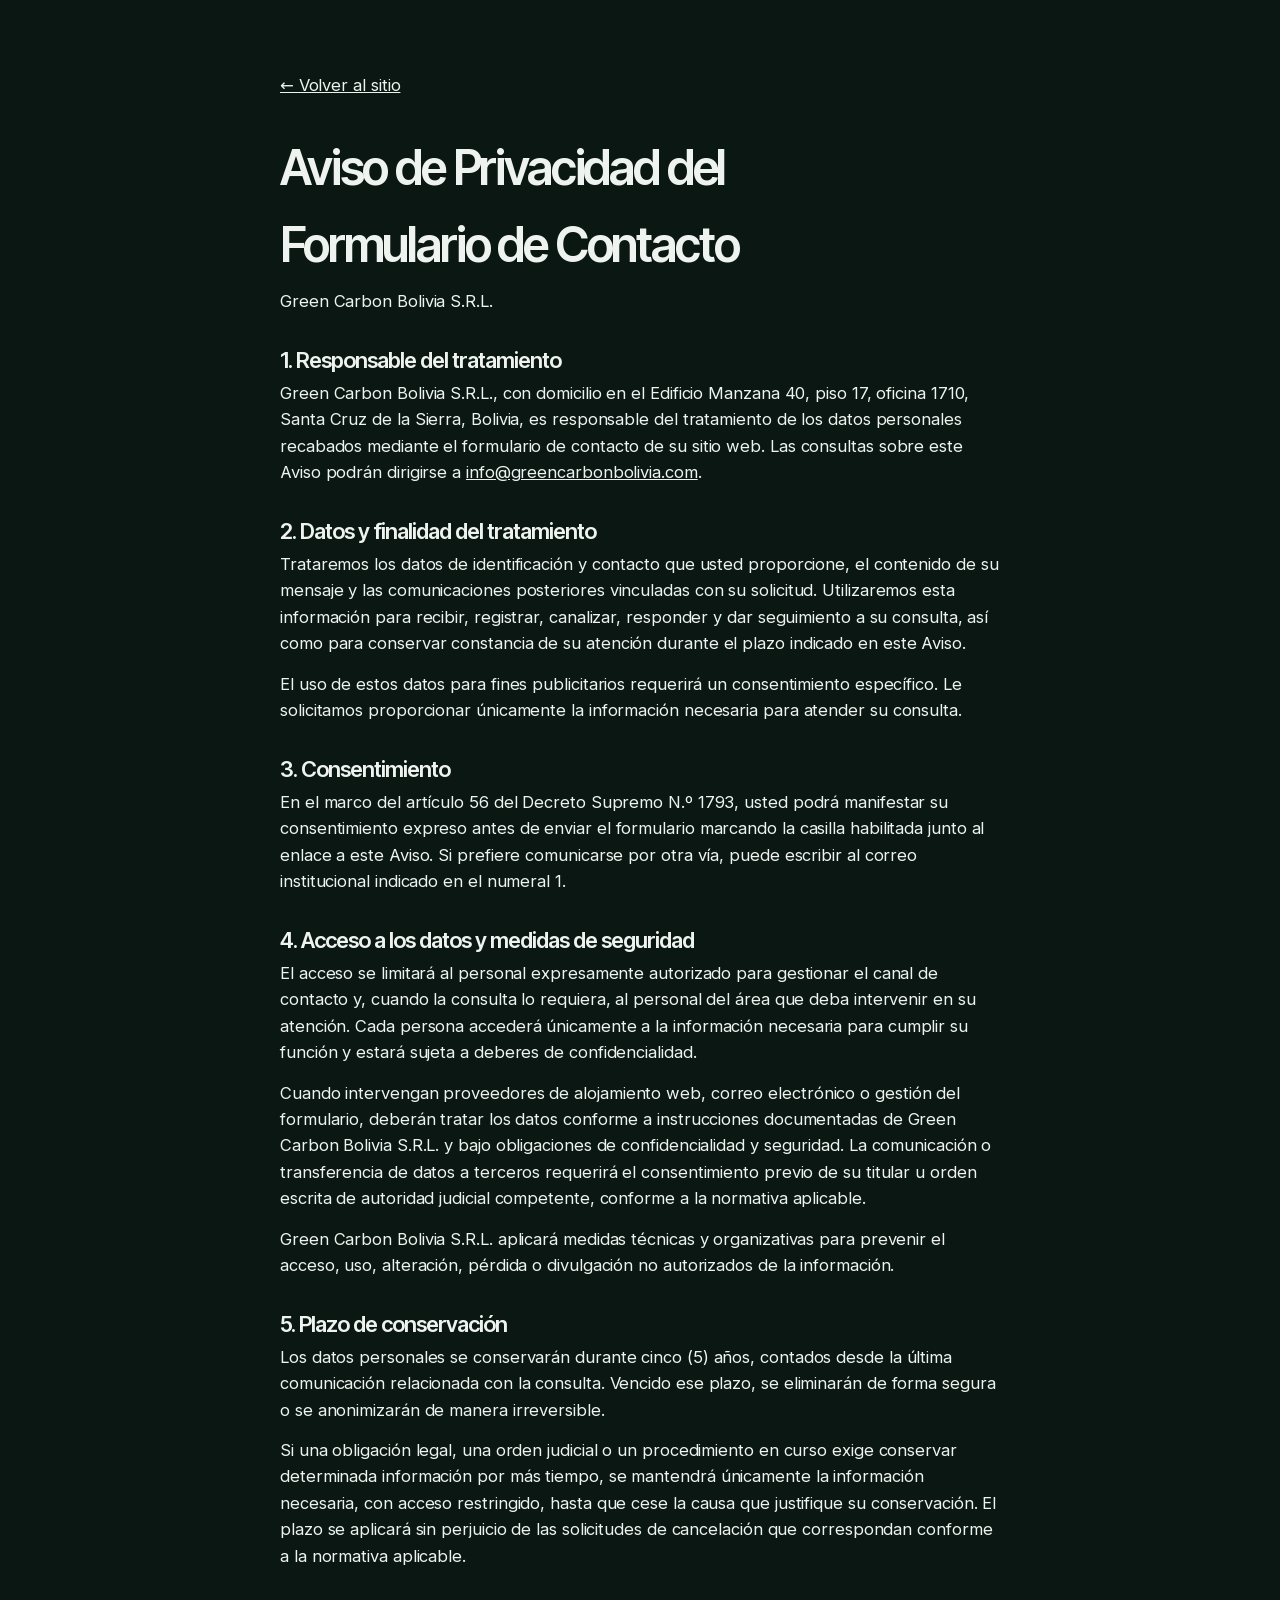
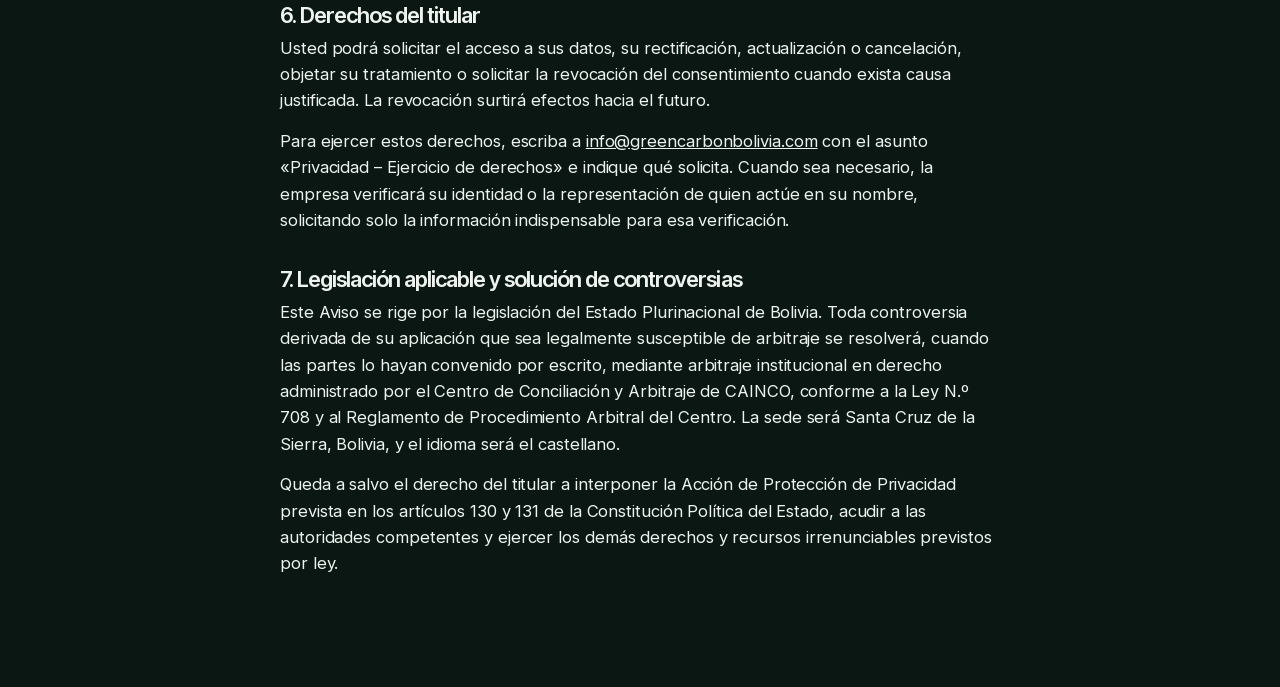
<file: privacidad/index.html>
<!doctype html>
<html lang="es">
<head>
<meta charset="utf-8">
<meta name="viewport" content="width=device-width, initial-scale=1, viewport-fit=cover">
<title>Aviso de Privacidad · Green Carbon Bolivia</title>
<meta name="robots" content="noindex">
<link rel="preconnect" href="https://fonts.googleapis.com">
<link rel="stylesheet" href="https://fonts.googleapis.com/css2?family=Barlow+Condensed:wght@300;400;500;600;700;800&family=Barlow:wght@400;500;600;700&family=Barlow+Semi+Condensed:wght@400;500&display=swap">
<meta name='robots' content='noindex, nofollow' />
	<style>img:is([sizes="auto" i], [sizes^="auto," i]) { contain-intrinsic-size: 3000px 1500px }</style>
	<link rel="preload" href="../wp-content/themes/greencarbon/fonts/inter-tight-latin.woff2" as="font" type="font/woff2" crossorigin>
<link rel="preload" href="../wp-content/themes/greencarbon/fonts/inter-latin.woff2" as="font" type="font/woff2" crossorigin>
<link rel="preload" href="../wp-content/themes/greencarbon/assets/logo-white.webp" as="image" fetchpriority="high">
<link rel="preload" href="../wp-content/themes/greencarbon/pack/v/manifest.json?v=7" as="fetch" crossorigin media="(max-aspect-ratio: 1/1)">
<link rel="canonical" href="../">
<meta name="theme-color" content="#0a1712">
<meta property="og:type" content="website">
<meta property="og:site_name" content="Green Carbon Bolivia">
<meta property="og:title" content="Green Carbon Bolivia">
<meta property="og:description" content="Green Carbon Bolivia integra conocimiento territorial, gobernanza indígena y evidencia técnica para impulsar soluciones climáticas de largo plazo.">
<meta property="og:url" content="../">
<meta property="og:locale" content="es_LA">
<meta property="og:locale:alternate" content="en_US">
<meta property="og:image" content="../wp-content/themes/greencarbon/assets/compartir.jpg">
<meta property="og:image:width" content="1200">
<meta property="og:image:height" content="630">
<meta property="og:image:alt" content="Vista aérea del bosque en el territorio, con un camino de tierra y vehículos del equipo">
<meta name="twitter:card" content="summary_large_image">
<meta name="twitter:title" content="Green Carbon Bolivia">
<meta name="twitter:description" content="Green Carbon Bolivia integra conocimiento territorial, gobernanza indígena y evidencia técnica para impulsar soluciones climáticas de largo plazo.">
<meta name="twitter:image" content="../wp-content/themes/greencarbon/assets/compartir.jpg">
<script type="application/ld+json">{"@context":"https:\/\/schema.org","@graph":[{"@type":"Organization","@id":"..\/#organizacion","name":"Green Carbon Bolivia","url":"..\/","description":"Green Carbon Bolivia integra conocimiento territorial, gobernanza indígena y evidencia técnica para impulsar soluciones climáticas de largo plazo.","logo":"..\/wp-content\/themes\/greencarbon\/apple-touch-icon.png","sameAs":["https:\/\/www.instagram.com\/greencarbonbolivia\/","https:\/\/www.facebook.com\/profile.php?id=61588363234428","https:\/\/www.linkedin.com\/company\/greencarbon-bolivia\/"],"email":"info@greencarbonbolivia.com","address":{"@type":"PostalAddress","streetAddress":"Edificio Manzana 40, piso 17, oficina 1710","addressLocality":"Santa Cruz de la Sierra","addressCountry":"BO"},"contactPoint":[{"@type":"ContactPoint","contactType":"customer support","telephone":"+591-75005342","email":"info@greencarbonbolivia.com","areaServed":"BO","availableLanguage":["es","en"]}]},{"@type":"WebSite","@id":"..\/#sitio","url":"..\/","name":"Green Carbon Bolivia","inLanguage":["es","en"],"publisher":{"@id":"..\/#organizacion"}},{"@type":"WebPage","@id":"..\/#pagina","url":"..\/","name":"Green Carbon Bolivia","description":"Green Carbon Bolivia integra conocimiento territorial, gobernanza indígena y evidencia técnica para impulsar soluciones climáticas de largo plazo.","inLanguage":"es","isPartOf":{"@id":"..\/#sitio"},"about":{"@id":"..\/#organizacion"},"primaryImageOfPage":{"@type":"ImageObject","url":"..\/wp-content\/themes\/greencarbon\/assets\/compartir.jpg"}}]}</script>
<link rel="icon" href="../wp-content/themes/greencarbon/favicon.ico" sizes="32x32">
<link rel="apple-touch-icon" href="../wp-content/themes/greencarbon/apple-touch-icon.png">
<script type="text/javascript">
/* <![CDATA[ */
window._wpemojiSettings = {"baseUrl":"https:\/\/s.w.org\/images\/core\/emoji\/16.0.1\/72x72\/","ext":".png","svgUrl":"https:\/\/s.w.org\/images\/core\/emoji\/16.0.1\/svg\/","svgExt":".svg","source":{"concatemoji":"..\/wp-includes\/js\/wp-emoji-release.min.js?ver=6.8.3"}};
/*! This file is auto-generated */
!function(s,n){var o,i,e;function c(e){try{var t={supportTests:e,timestamp:(new Date).valueOf()};sessionStorage.setItem(o,JSON.stringify(t))}catch(e){}}function p(e,t,n){e.clearRect(0,0,e.canvas.width,e.canvas.height),e.fillText(t,0,0);var t=new Uint32Array(e.getImageData(0,0,e.canvas.width,e.canvas.height).data),a=(e.clearRect(0,0,e.canvas.width,e.canvas.height),e.fillText(n,0,0),new Uint32Array(e.getImageData(0,0,e.canvas.width,e.canvas.height).data));return t.every(function(e,t){return e===a[t]})}function u(e,t){e.clearRect(0,0,e.canvas.width,e.canvas.height),e.fillText(t,0,0);for(var n=e.getImageData(16,16,1,1),a=0;a<n.data.length;a++)if(0!==n.data[a])return!1;return!0}function f(e,t,n,a){switch(t){case"flag":return n(e,"\ud83c\udff3\ufe0f\u200d\u26a7\ufe0f","\ud83c\udff3\ufe0f\u200b\u26a7\ufe0f")?!1:!n(e,"\ud83c\udde8\ud83c\uddf6","\ud83c\udde8\u200b\ud83c\uddf6")&&!n(e,"\ud83c\udff4\udb40\udc67\udb40\udc62\udb40\udc65\udb40\udc6e\udb40\udc67\udb40\udc7f","\ud83c\udff4\u200b\udb40\udc67\u200b\udb40\udc62\u200b\udb40\udc65\u200b\udb40\udc6e\u200b\udb40\udc67\u200b\udb40\udc7f");case"emoji":return!a(e,"\ud83e\udedf")}return!1}function g(e,t,n,a){var r="undefined"!=typeof WorkerGlobalScope&&self instanceof WorkerGlobalScope?new OffscreenCanvas(300,150):s.createElement("canvas"),o=r.getContext("2d",{willReadFrequently:!0}),i=(o.textBaseline="top",o.font="600 32px Arial",{});return e.forEach(function(e){i[e]=t(o,e,n,a)}),i}function t(e){var t=s.createElement("script");t.src=e,t.defer=!0,s.head.appendChild(t)}"undefined"!=typeof Promise&&(o="wpEmojiSettingsSupports",i=["flag","emoji"],n.supports={everything:!0,everythingExceptFlag:!0},e=new Promise(function(e){s.addEventListener("DOMContentLoaded",e,{once:!0})}),new Promise(function(t){var n=function(){try{var e=JSON.parse(sessionStorage.getItem(o));if("object"==typeof e&&"number"==typeof e.timestamp&&(new Date).valueOf()<e.timestamp+604800&&"object"==typeof e.supportTests)return e.supportTests}catch(e){}return null}();if(!n){if("undefined"!=typeof Worker&&"undefined"!=typeof OffscreenCanvas&&"undefined"!=typeof URL&&URL.createObjectURL&&"undefined"!=typeof Blob)try{var e="postMessage("+g.toString()+"("+[JSON.stringify(i),f.toString(),p.toString(),u.toString()].join(",")+"));",a=new Blob([e],{type:"text/javascript"}),r=new Worker(URL.createObjectURL(a),{name:"wpTestEmojiSupports"});return void(r.onmessage=function(e){c(n=e.data),r.terminate(),t(n)})}catch(e){}c(n=g(i,f,p,u))}t(n)}).then(function(e){for(var t in e)n.supports[t]=e[t],n.supports.everything=n.supports.everything&&n.supports[t],"flag"!==t&&(n.supports.everythingExceptFlag=n.supports.everythingExceptFlag&&n.supports[t]);n.supports.everythingExceptFlag=n.supports.everythingExceptFlag&&!n.supports.flag,n.DOMReady=!1,n.readyCallback=function(){n.DOMReady=!0}}).then(function(){return e}).then(function(){var e;n.supports.everything||(n.readyCallback(),(e=n.source||{}).concatemoji?t(e.concatemoji):e.wpemoji&&e.twemoji&&(t(e.twemoji),t(e.wpemoji)))}))}((window,document),window._wpemojiSettings);
/* ]]> */
</script>
<style id='wp-emoji-styles-inline-css' type='text/css'>

	img.wp-smiley, img.emoji {
		display: inline !important;
		border: none !important;
		box-shadow: none !important;
		height: 1em !important;
		width: 1em !important;
		margin: 0 0.07em !important;
		vertical-align: -0.1em !important;
		background: none !important;
		padding: 0 !important;
	}
</style>
<link rel='stylesheet' id='wp-block-library-css' href='../wp-includes/css/dist/block-library/style.min.css?ver=6.8.3' type='text/css' media='all' />
<style id='classic-theme-styles-inline-css' type='text/css'>
/*! This file is auto-generated */
.wp-block-button__link{color:#fff;background-color:#32373c;border-radius:9999px;box-shadow:none;text-decoration:none;padding:calc(.667em + 2px) calc(1.333em + 2px);font-size:1.125em}.wp-block-file__button{background:#32373c;color:#fff;text-decoration:none}
</style>
<style id='global-styles-inline-css' type='text/css'>
:root{--wp--preset--aspect-ratio--square: 1;--wp--preset--aspect-ratio--4-3: 4/3;--wp--preset--aspect-ratio--3-4: 3/4;--wp--preset--aspect-ratio--3-2: 3/2;--wp--preset--aspect-ratio--2-3: 2/3;--wp--preset--aspect-ratio--16-9: 16/9;--wp--preset--aspect-ratio--9-16: 9/16;--wp--preset--color--black: #000000;--wp--preset--color--cyan-bluish-gray: #abb8c3;--wp--preset--color--white: #ffffff;--wp--preset--color--pale-pink: #f78da7;--wp--preset--color--vivid-red: #cf2e2e;--wp--preset--color--luminous-vivid-orange: #ff6900;--wp--preset--color--luminous-vivid-amber: #fcb900;--wp--preset--color--light-green-cyan: #7bdcb5;--wp--preset--color--vivid-green-cyan: #00d084;--wp--preset--color--pale-cyan-blue: #8ed1fc;--wp--preset--color--vivid-cyan-blue: #0693e3;--wp--preset--color--vivid-purple: #9b51e0;--wp--preset--gradient--vivid-cyan-blue-to-vivid-purple: linear-gradient(135deg,rgba(6,147,227,1) 0%,rgb(155,81,224) 100%);--wp--preset--gradient--light-green-cyan-to-vivid-green-cyan: linear-gradient(135deg,rgb(122,220,180) 0%,rgb(0,208,130) 100%);--wp--preset--gradient--luminous-vivid-amber-to-luminous-vivid-orange: linear-gradient(135deg,rgba(252,185,0,1) 0%,rgba(255,105,0,1) 100%);--wp--preset--gradient--luminous-vivid-orange-to-vivid-red: linear-gradient(135deg,rgba(255,105,0,1) 0%,rgb(207,46,46) 100%);--wp--preset--gradient--very-light-gray-to-cyan-bluish-gray: linear-gradient(135deg,rgb(238,238,238) 0%,rgb(169,184,195) 100%);--wp--preset--gradient--cool-to-warm-spectrum: linear-gradient(135deg,rgb(74,234,220) 0%,rgb(151,120,209) 20%,rgb(207,42,186) 40%,rgb(238,44,130) 60%,rgb(251,105,98) 80%,rgb(254,248,76) 100%);--wp--preset--gradient--blush-light-purple: linear-gradient(135deg,rgb(255,206,236) 0%,rgb(152,150,240) 100%);--wp--preset--gradient--blush-bordeaux: linear-gradient(135deg,rgb(254,205,165) 0%,rgb(254,45,45) 50%,rgb(107,0,62) 100%);--wp--preset--gradient--luminous-dusk: linear-gradient(135deg,rgb(255,203,112) 0%,rgb(199,81,192) 50%,rgb(65,88,208) 100%);--wp--preset--gradient--pale-ocean: linear-gradient(135deg,rgb(255,245,203) 0%,rgb(182,227,212) 50%,rgb(51,167,181) 100%);--wp--preset--gradient--electric-grass: linear-gradient(135deg,rgb(202,248,128) 0%,rgb(113,206,126) 100%);--wp--preset--gradient--midnight: linear-gradient(135deg,rgb(2,3,129) 0%,rgb(40,116,252) 100%);--wp--preset--font-size--small: 13px;--wp--preset--font-size--medium: 20px;--wp--preset--font-size--large: 36px;--wp--preset--font-size--x-large: 42px;--wp--preset--spacing--20: 0.44rem;--wp--preset--spacing--30: 0.67rem;--wp--preset--spacing--40: 1rem;--wp--preset--spacing--50: 1.5rem;--wp--preset--spacing--60: 2.25rem;--wp--preset--spacing--70: 3.38rem;--wp--preset--spacing--80: 5.06rem;--wp--preset--shadow--natural: 6px 6px 9px rgba(0, 0, 0, 0.2);--wp--preset--shadow--deep: 12px 12px 50px rgba(0, 0, 0, 0.4);--wp--preset--shadow--sharp: 6px 6px 0px rgba(0, 0, 0, 0.2);--wp--preset--shadow--outlined: 6px 6px 0px -3px rgba(255, 255, 255, 1), 6px 6px rgba(0, 0, 0, 1);--wp--preset--shadow--crisp: 6px 6px 0px rgba(0, 0, 0, 1);}:where(.is-layout-flex){gap: 0.5em;}:where(.is-layout-grid){gap: 0.5em;}body .is-layout-flex{display: flex;}.is-layout-flex{flex-wrap: wrap;align-items: center;}.is-layout-flex > :is(*, div){margin: 0;}body .is-layout-grid{display: grid;}.is-layout-grid > :is(*, div){margin: 0;}:where(.wp-block-columns.is-layout-flex){gap: 2em;}:where(.wp-block-columns.is-layout-grid){gap: 2em;}:where(.wp-block-post-template.is-layout-flex){gap: 1.25em;}:where(.wp-block-post-template.is-layout-grid){gap: 1.25em;}.has-black-color{color: var(--wp--preset--color--black) !important;}.has-cyan-bluish-gray-color{color: var(--wp--preset--color--cyan-bluish-gray) !important;}.has-white-color{color: var(--wp--preset--color--white) !important;}.has-pale-pink-color{color: var(--wp--preset--color--pale-pink) !important;}.has-vivid-red-color{color: var(--wp--preset--color--vivid-red) !important;}.has-luminous-vivid-orange-color{color: var(--wp--preset--color--luminous-vivid-orange) !important;}.has-luminous-vivid-amber-color{color: var(--wp--preset--color--luminous-vivid-amber) !important;}.has-light-green-cyan-color{color: var(--wp--preset--color--light-green-cyan) !important;}.has-vivid-green-cyan-color{color: var(--wp--preset--color--vivid-green-cyan) !important;}.has-pale-cyan-blue-color{color: var(--wp--preset--color--pale-cyan-blue) !important;}.has-vivid-cyan-blue-color{color: var(--wp--preset--color--vivid-cyan-blue) !important;}.has-vivid-purple-color{color: var(--wp--preset--color--vivid-purple) !important;}.has-black-background-color{background-color: var(--wp--preset--color--black) !important;}.has-cyan-bluish-gray-background-color{background-color: var(--wp--preset--color--cyan-bluish-gray) !important;}.has-white-background-color{background-color: var(--wp--preset--color--white) !important;}.has-pale-pink-background-color{background-color: var(--wp--preset--color--pale-pink) !important;}.has-vivid-red-background-color{background-color: var(--wp--preset--color--vivid-red) !important;}.has-luminous-vivid-orange-background-color{background-color: var(--wp--preset--color--luminous-vivid-orange) !important;}.has-luminous-vivid-amber-background-color{background-color: var(--wp--preset--color--luminous-vivid-amber) !important;}.has-light-green-cyan-background-color{background-color: var(--wp--preset--color--light-green-cyan) !important;}.has-vivid-green-cyan-background-color{background-color: var(--wp--preset--color--vivid-green-cyan) !important;}.has-pale-cyan-blue-background-color{background-color: var(--wp--preset--color--pale-cyan-blue) !important;}.has-vivid-cyan-blue-background-color{background-color: var(--wp--preset--color--vivid-cyan-blue) !important;}.has-vivid-purple-background-color{background-color: var(--wp--preset--color--vivid-purple) !important;}.has-black-border-color{border-color: var(--wp--preset--color--black) !important;}.has-cyan-bluish-gray-border-color{border-color: var(--wp--preset--color--cyan-bluish-gray) !important;}.has-white-border-color{border-color: var(--wp--preset--color--white) !important;}.has-pale-pink-border-color{border-color: var(--wp--preset--color--pale-pink) !important;}.has-vivid-red-border-color{border-color: var(--wp--preset--color--vivid-red) !important;}.has-luminous-vivid-orange-border-color{border-color: var(--wp--preset--color--luminous-vivid-orange) !important;}.has-luminous-vivid-amber-border-color{border-color: var(--wp--preset--color--luminous-vivid-amber) !important;}.has-light-green-cyan-border-color{border-color: var(--wp--preset--color--light-green-cyan) !important;}.has-vivid-green-cyan-border-color{border-color: var(--wp--preset--color--vivid-green-cyan) !important;}.has-pale-cyan-blue-border-color{border-color: var(--wp--preset--color--pale-cyan-blue) !important;}.has-vivid-cyan-blue-border-color{border-color: var(--wp--preset--color--vivid-cyan-blue) !important;}.has-vivid-purple-border-color{border-color: var(--wp--preset--color--vivid-purple) !important;}.has-vivid-cyan-blue-to-vivid-purple-gradient-background{background: var(--wp--preset--gradient--vivid-cyan-blue-to-vivid-purple) !important;}.has-light-green-cyan-to-vivid-green-cyan-gradient-background{background: var(--wp--preset--gradient--light-green-cyan-to-vivid-green-cyan) !important;}.has-luminous-vivid-amber-to-luminous-vivid-orange-gradient-background{background: var(--wp--preset--gradient--luminous-vivid-amber-to-luminous-vivid-orange) !important;}.has-luminous-vivid-orange-to-vivid-red-gradient-background{background: var(--wp--preset--gradient--luminous-vivid-orange-to-vivid-red) !important;}.has-very-light-gray-to-cyan-bluish-gray-gradient-background{background: var(--wp--preset--gradient--very-light-gray-to-cyan-bluish-gray) !important;}.has-cool-to-warm-spectrum-gradient-background{background: var(--wp--preset--gradient--cool-to-warm-spectrum) !important;}.has-blush-light-purple-gradient-background{background: var(--wp--preset--gradient--blush-light-purple) !important;}.has-blush-bordeaux-gradient-background{background: var(--wp--preset--gradient--blush-bordeaux) !important;}.has-luminous-dusk-gradient-background{background: var(--wp--preset--gradient--luminous-dusk) !important;}.has-pale-ocean-gradient-background{background: var(--wp--preset--gradient--pale-ocean) !important;}.has-electric-grass-gradient-background{background: var(--wp--preset--gradient--electric-grass) !important;}.has-midnight-gradient-background{background: var(--wp--preset--gradient--midnight) !important;}.has-small-font-size{font-size: var(--wp--preset--font-size--small) !important;}.has-medium-font-size{font-size: var(--wp--preset--font-size--medium) !important;}.has-large-font-size{font-size: var(--wp--preset--font-size--large) !important;}.has-x-large-font-size{font-size: var(--wp--preset--font-size--x-large) !important;}
:where(.wp-block-post-template.is-layout-flex){gap: 1.25em;}:where(.wp-block-post-template.is-layout-grid){gap: 1.25em;}
:where(.wp-block-columns.is-layout-flex){gap: 2em;}:where(.wp-block-columns.is-layout-grid){gap: 2em;}
:root :where(.wp-block-pullquote){font-size: 1.5em;line-height: 1.6;}
</style>
<link rel='stylesheet' id='greencarbon-css' href='../wp-content/themes/greencarbon/style.css?ver=1.3.2' type='text/css' media='all' />
<style id='greencarbon-inline-css' type='text/css'>
:root{--alfa-hoja:0.84;--alfa-oscuro:0.74;--alfa-tarjeta:0.72;}
</style>
<meta name="generator" content="WordPress 6.8.3" />
<style>
.aviso { max-width: 760px; margin: 0 auto; padding: 72px 20px 96px; }
.aviso h1 { font-size: clamp(32px, 5vw, 48px); margin-bottom: 4px; }
.aviso h2 { font-size: 22px; margin: 36px 0 8px; }
.aviso p { margin: 0 0 14px; }
.aviso a { color: inherit; }
.aviso .volver { display: inline-block; margin-bottom: 32px; }
</style>
</head>
<body>
<main class="aviso">
  <a class="volver" href="../">← Volver al sitio</a>
  <h1>Aviso de Privacidad del Formulario de Contacto</h1>
  <p>Green Carbon Bolivia S.R.L.</p>

  <h2>1. Responsable del tratamiento</h2>
  <p>Green Carbon Bolivia S.R.L., con domicilio en el Edificio Manzana 40, piso 17, oficina 1710, Santa Cruz de la Sierra, Bolivia, es responsable del tratamiento de los datos personales recabados mediante el formulario de contacto de su sitio web. Las consultas sobre este Aviso podrán dirigirse a <a href="mailto:info@greencarbonbolivia.com">info@greencarbonbolivia.com</a>.</p>

  <h2>2. Datos y finalidad del tratamiento</h2>
  <p>Trataremos los datos de identificación y contacto que usted proporcione, el contenido de su mensaje y las comunicaciones posteriores vinculadas con su solicitud. Utilizaremos esta información para recibir, registrar, canalizar, responder y dar seguimiento a su consulta, así como para conservar constancia de su atención durante el plazo indicado en este Aviso.</p>
  <p>El uso de estos datos para fines publicitarios requerirá un consentimiento específico. Le solicitamos proporcionar únicamente la información necesaria para atender su consulta.</p>

  <h2>3. Consentimiento</h2>
  <p>En el marco del artículo 56 del Decreto Supremo N.º 1793, usted podrá manifestar su consentimiento expreso antes de enviar el formulario marcando la casilla habilitada junto al enlace a este Aviso. Si prefiere comunicarse por otra vía, puede escribir al correo institucional indicado en el numeral 1.</p>

  <h2>4. Acceso a los datos y medidas de seguridad</h2>
  <p>El acceso se limitará al personal expresamente autorizado para gestionar el canal de contacto y, cuando la consulta lo requiera, al personal del área que deba intervenir en su atención. Cada persona accederá únicamente a la información necesaria para cumplir su función y estará sujeta a deberes de confidencialidad.</p>
  <p>Cuando intervengan proveedores de alojamiento web, correo electrónico o gestión del formulario, deberán tratar los datos conforme a instrucciones documentadas de Green Carbon Bolivia S.R.L. y bajo obligaciones de confidencialidad y seguridad. La comunicación o transferencia de datos a terceros requerirá el consentimiento previo de su titular u orden escrita de autoridad judicial competente, conforme a la normativa aplicable.</p>
  <p>Green Carbon Bolivia S.R.L. aplicará medidas técnicas y organizativas para prevenir el acceso, uso, alteración, pérdida o divulgación no autorizados de la información.</p>

  <h2>5. Plazo de conservación</h2>
  <p>Los datos personales se conservarán durante cinco (5) años, contados desde la última comunicación relacionada con la consulta. Vencido ese plazo, se eliminarán de forma segura o se anonimizarán de manera irreversible.</p>
  <p>Si una obligación legal, una orden judicial o un procedimiento en curso exige conservar determinada información por más tiempo, se mantendrá únicamente la información necesaria, con acceso restringido, hasta que cese la causa que justifique su conservación. El plazo se aplicará sin perjuicio de las solicitudes de cancelación que correspondan conforme a la normativa aplicable.</p>

  <h2>6. Derechos del titular</h2>
  <p>Usted podrá solicitar el acceso a sus datos, su rectificación, actualización o cancelación, objetar su tratamiento o solicitar la revocación del consentimiento cuando exista causa justificada. La revocación surtirá efectos hacia el futuro.</p>
  <p>Para ejercer estos derechos, escriba a <a href="mailto:info@greencarbonbolivia.com">info@greencarbonbolivia.com</a> con el asunto «Privacidad – Ejercicio de derechos» e indique qué solicita. Cuando sea necesario, la empresa verificará su identidad o la representación de quien actúe en su nombre, solicitando solo la información indispensable para esa verificación.</p>

  <h2>7. Legislación aplicable y solución de controversias</h2>
  <p>Este Aviso se rige por la legislación del Estado Plurinacional de Bolivia. Toda controversia derivada de su aplicación que sea legalmente susceptible de arbitraje se resolverá, cuando las partes lo hayan convenido por escrito, mediante arbitraje institucional en derecho administrado por el Centro de Conciliación y Arbitraje de CAINCO, conforme a la Ley N.º 708 y al Reglamento de Procedimiento Arbitral del Centro. La sede será Santa Cruz de la Sierra, Bolivia, y el idioma será el castellano.</p>
  <p>Queda a salvo el derecho del titular a interponer la Acción de Protección de Privacidad prevista en los artículos 130 y 131 de la Constitución Política del Estado, acudir a las autoridades competentes y ejercer los demás derechos y recursos irrenunciables previstos por ley.</p>
</main>
<script type="speculationrules">
{"prefetch":[{"source":"document","where":{"and":[{"href_matches":"\/*"},{"not":{"href_matches":["\/wp-*.php","\/wp-admin\/*","\/wp-content\/uploads\/*","\/wp-content\/*","\/wp-content\/plugins\/*","\/wp-content\/themes\/greencarbon\/*","\/*\\?(.+)"]}},{"not":{"selector_matches":"a[rel~=\"nofollow\"]"}},{"not":{"selector_matches":".no-prefetch, .no-prefetch a"}}]},"eagerness":"conservative"}]}
</script>
</body>
</html>
</file>
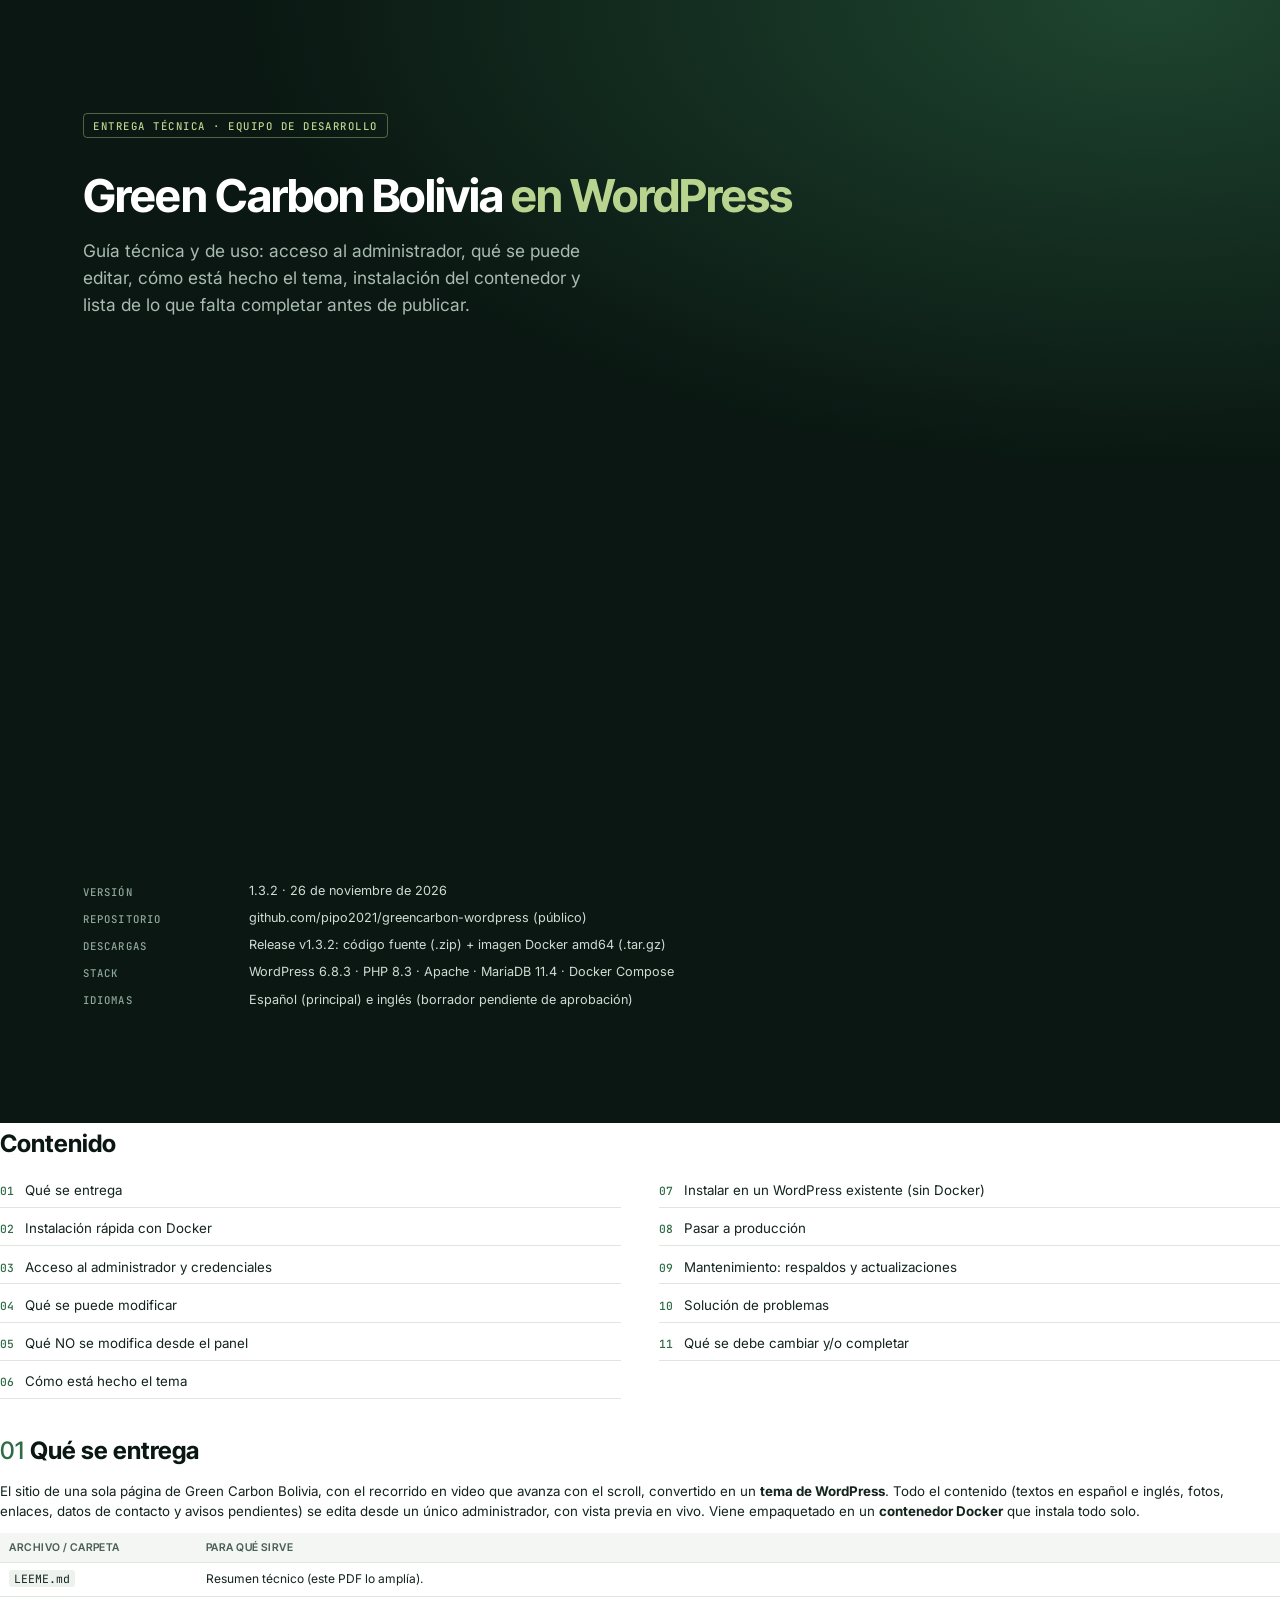
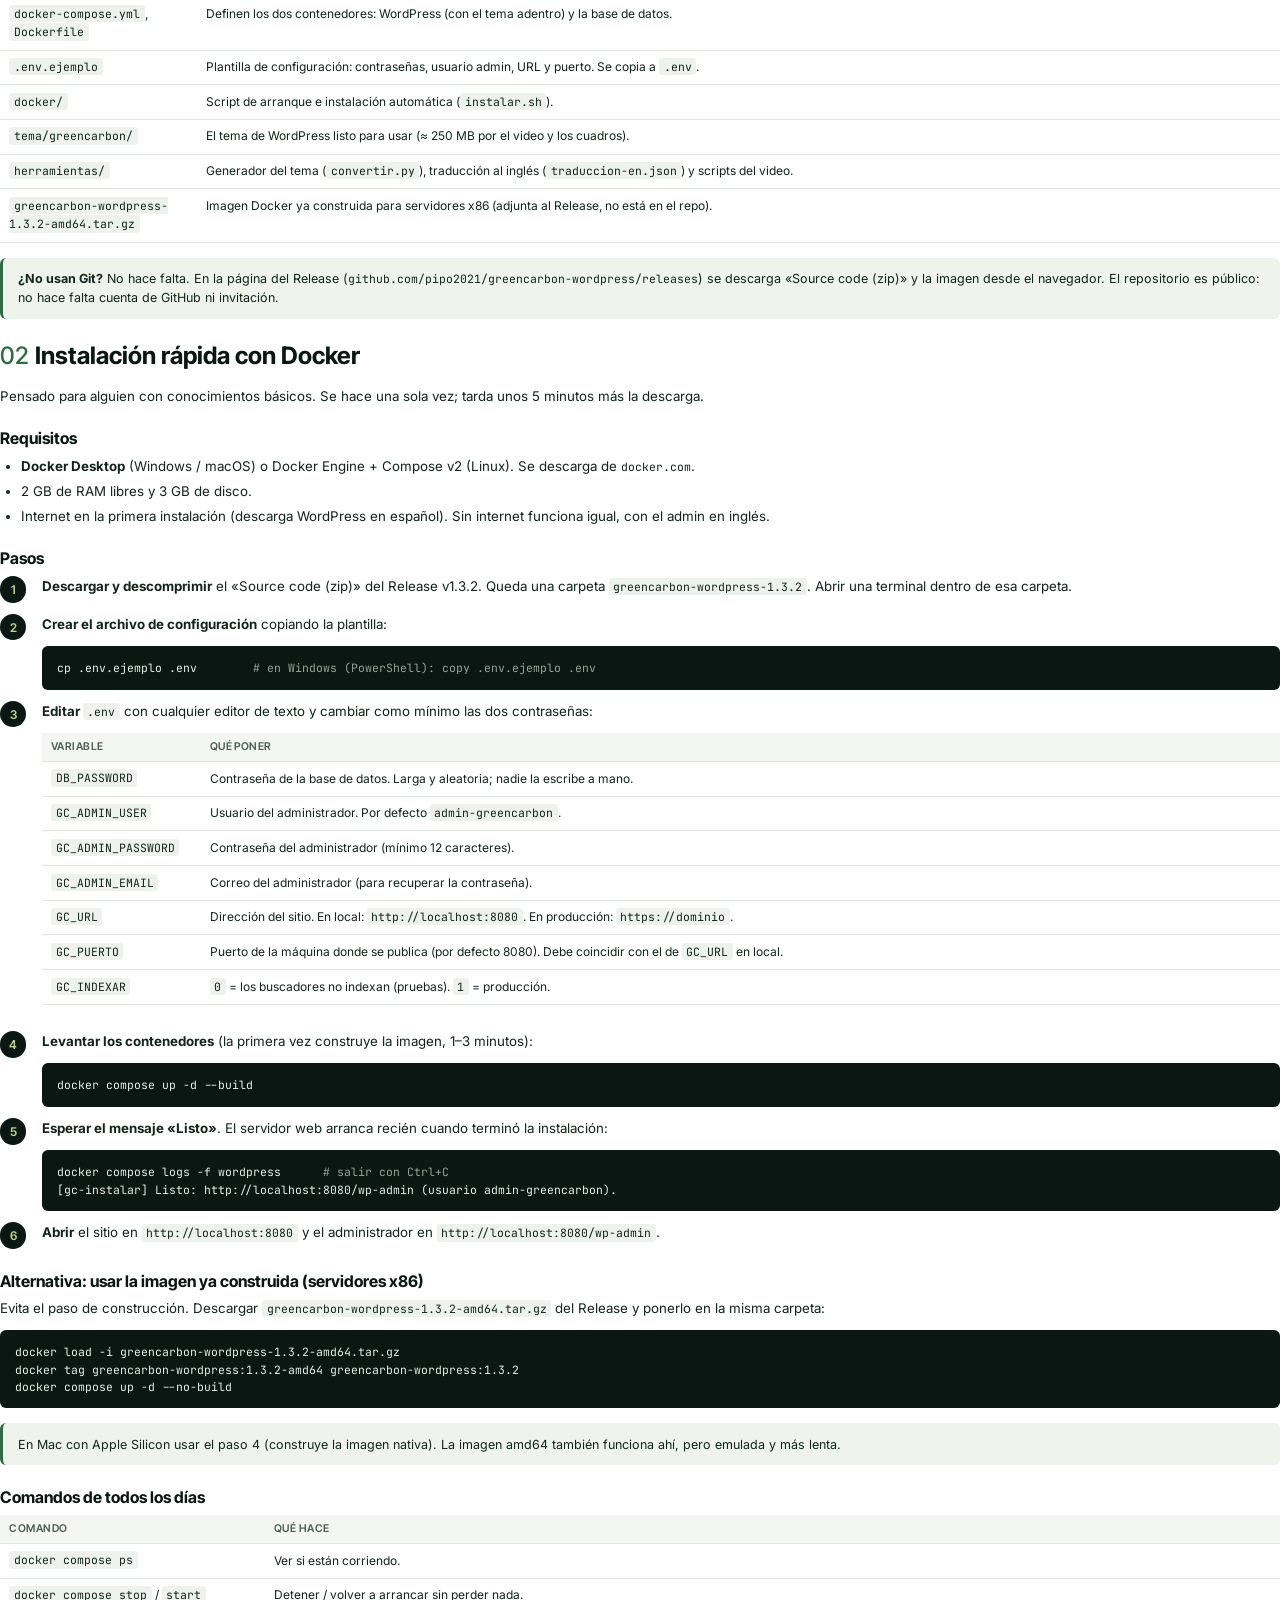
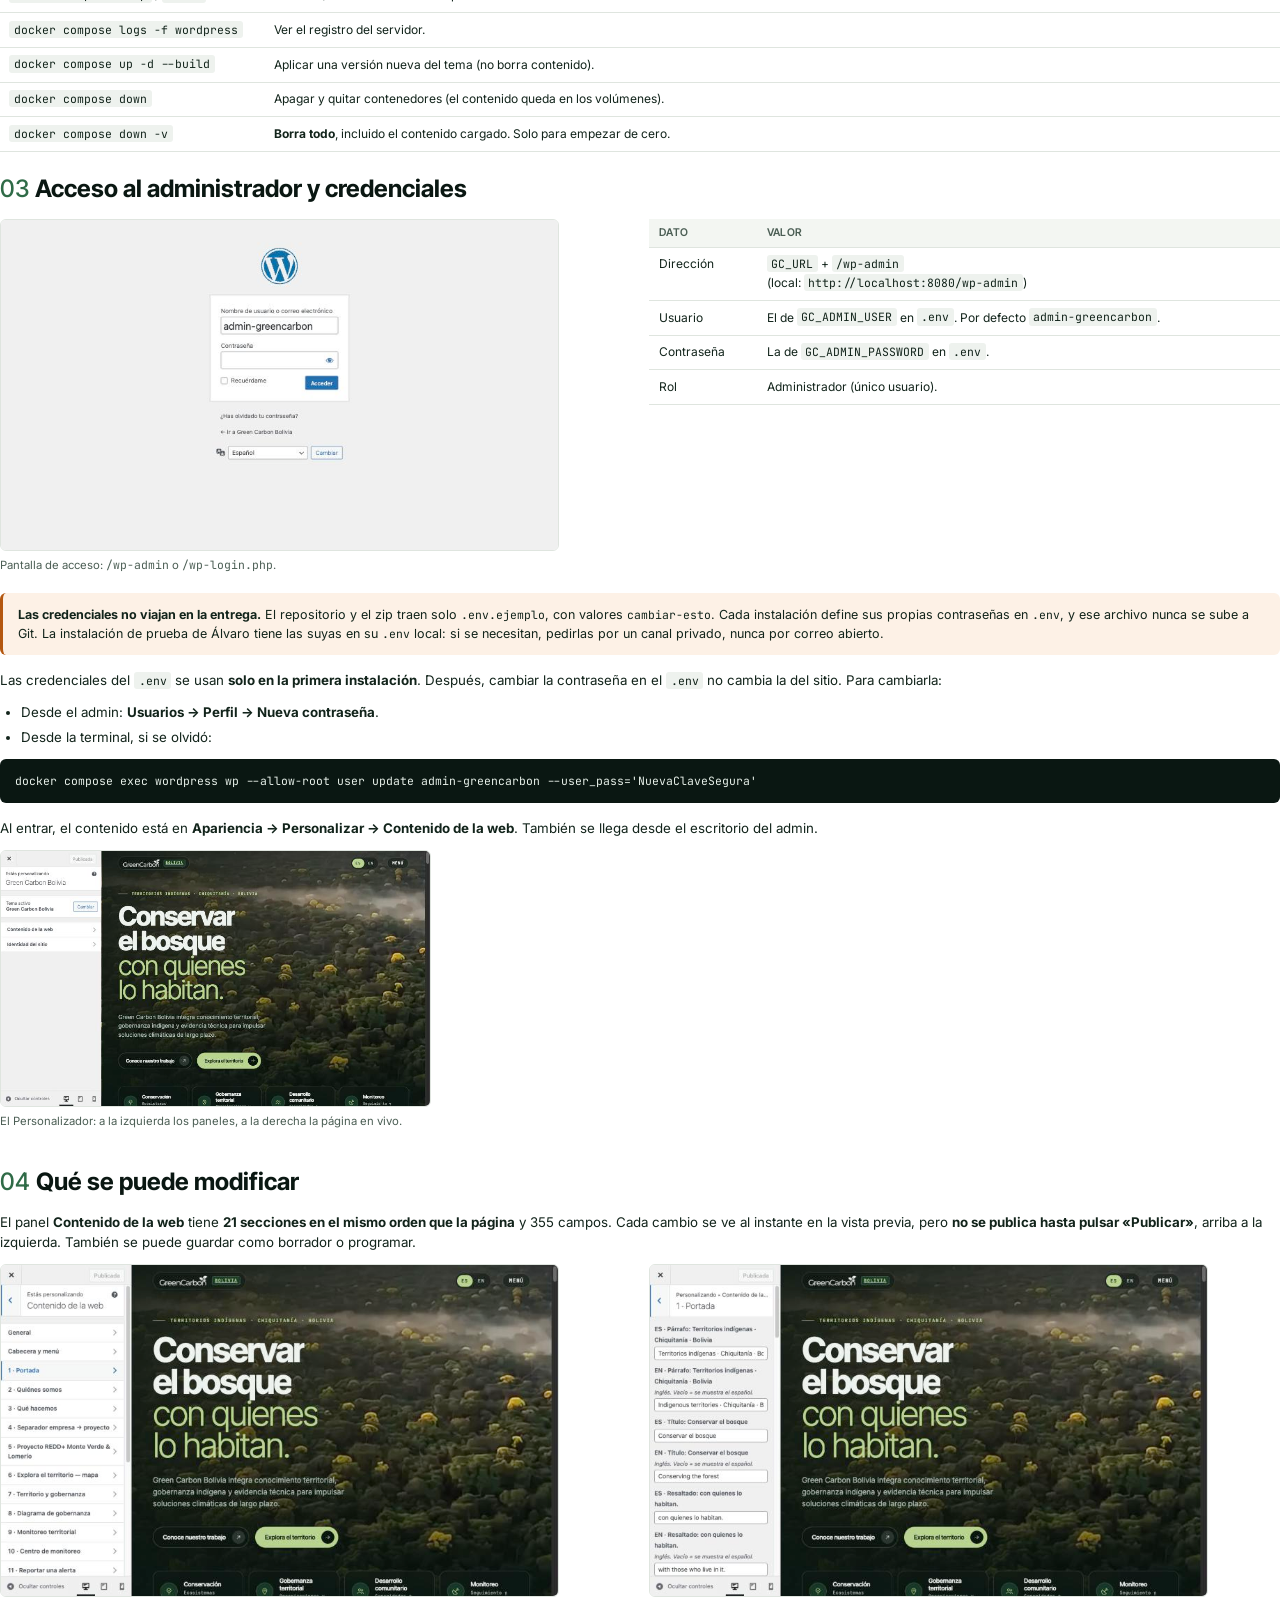
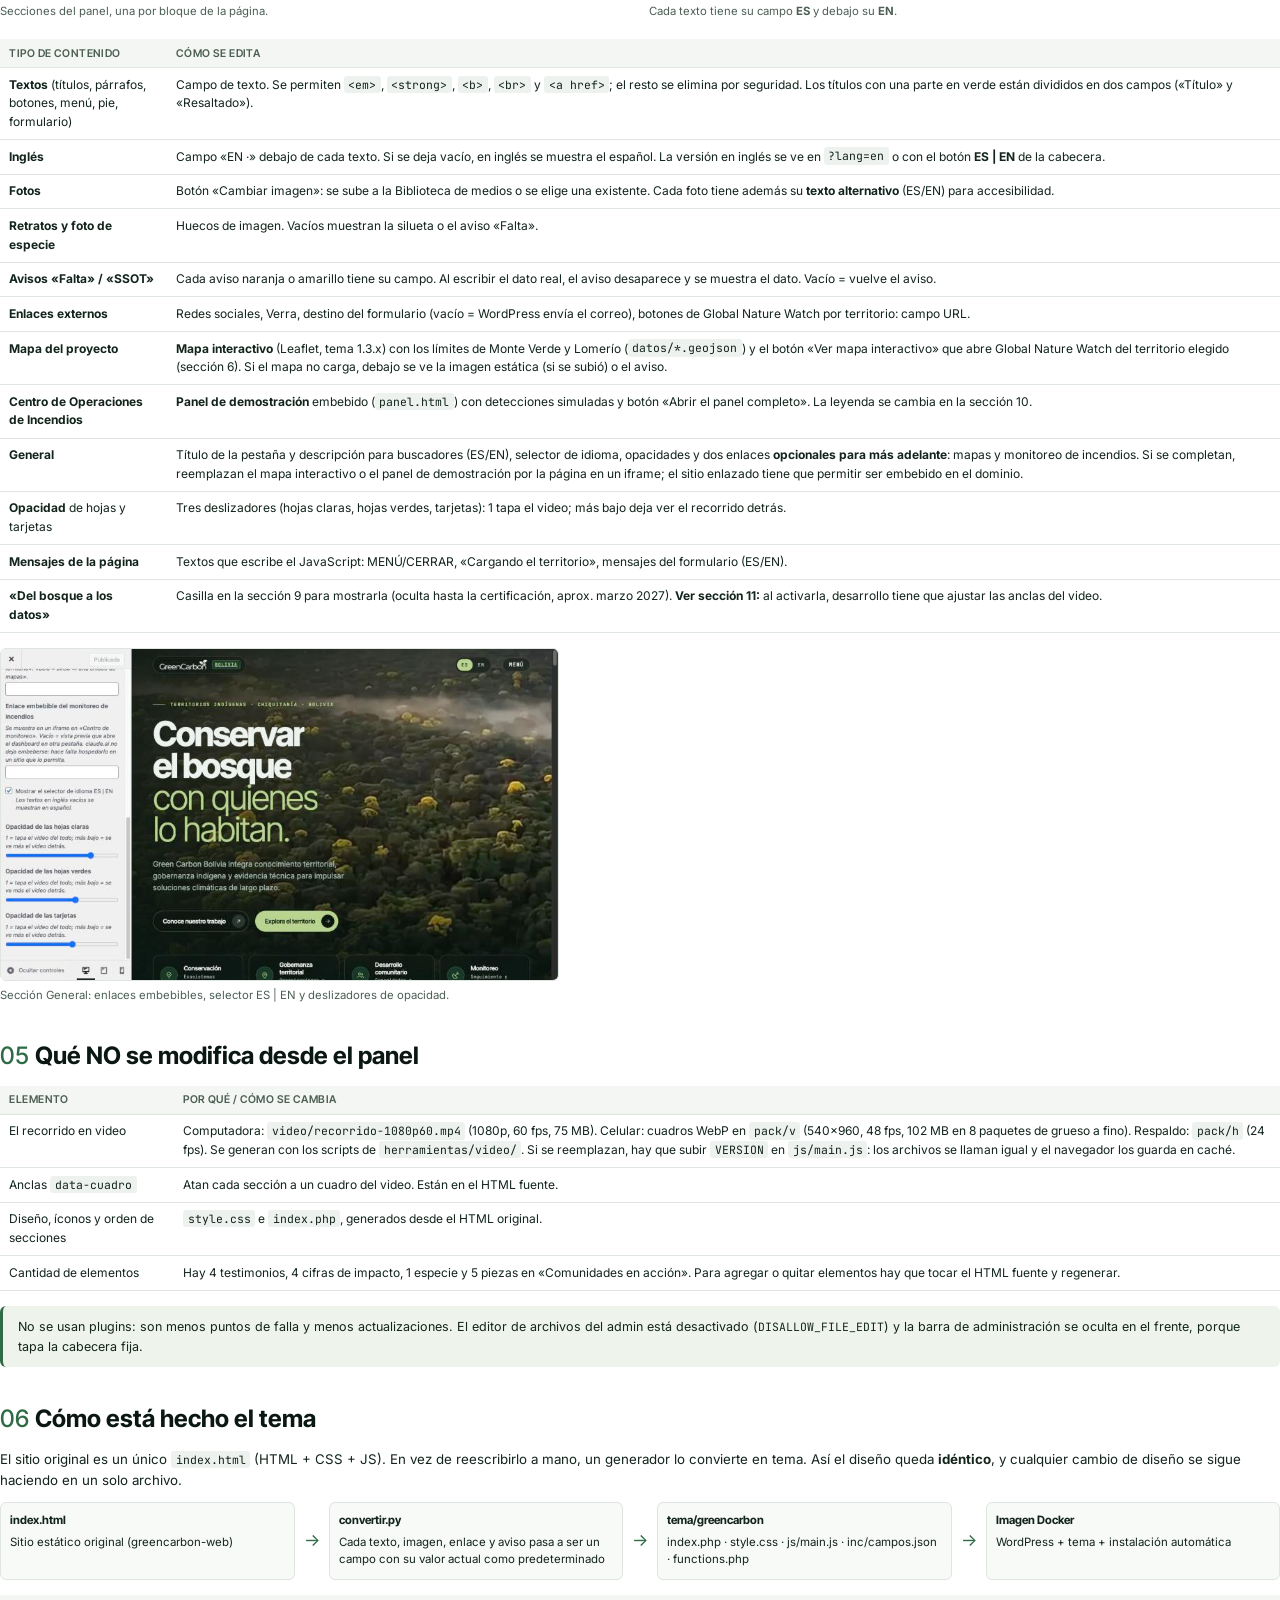
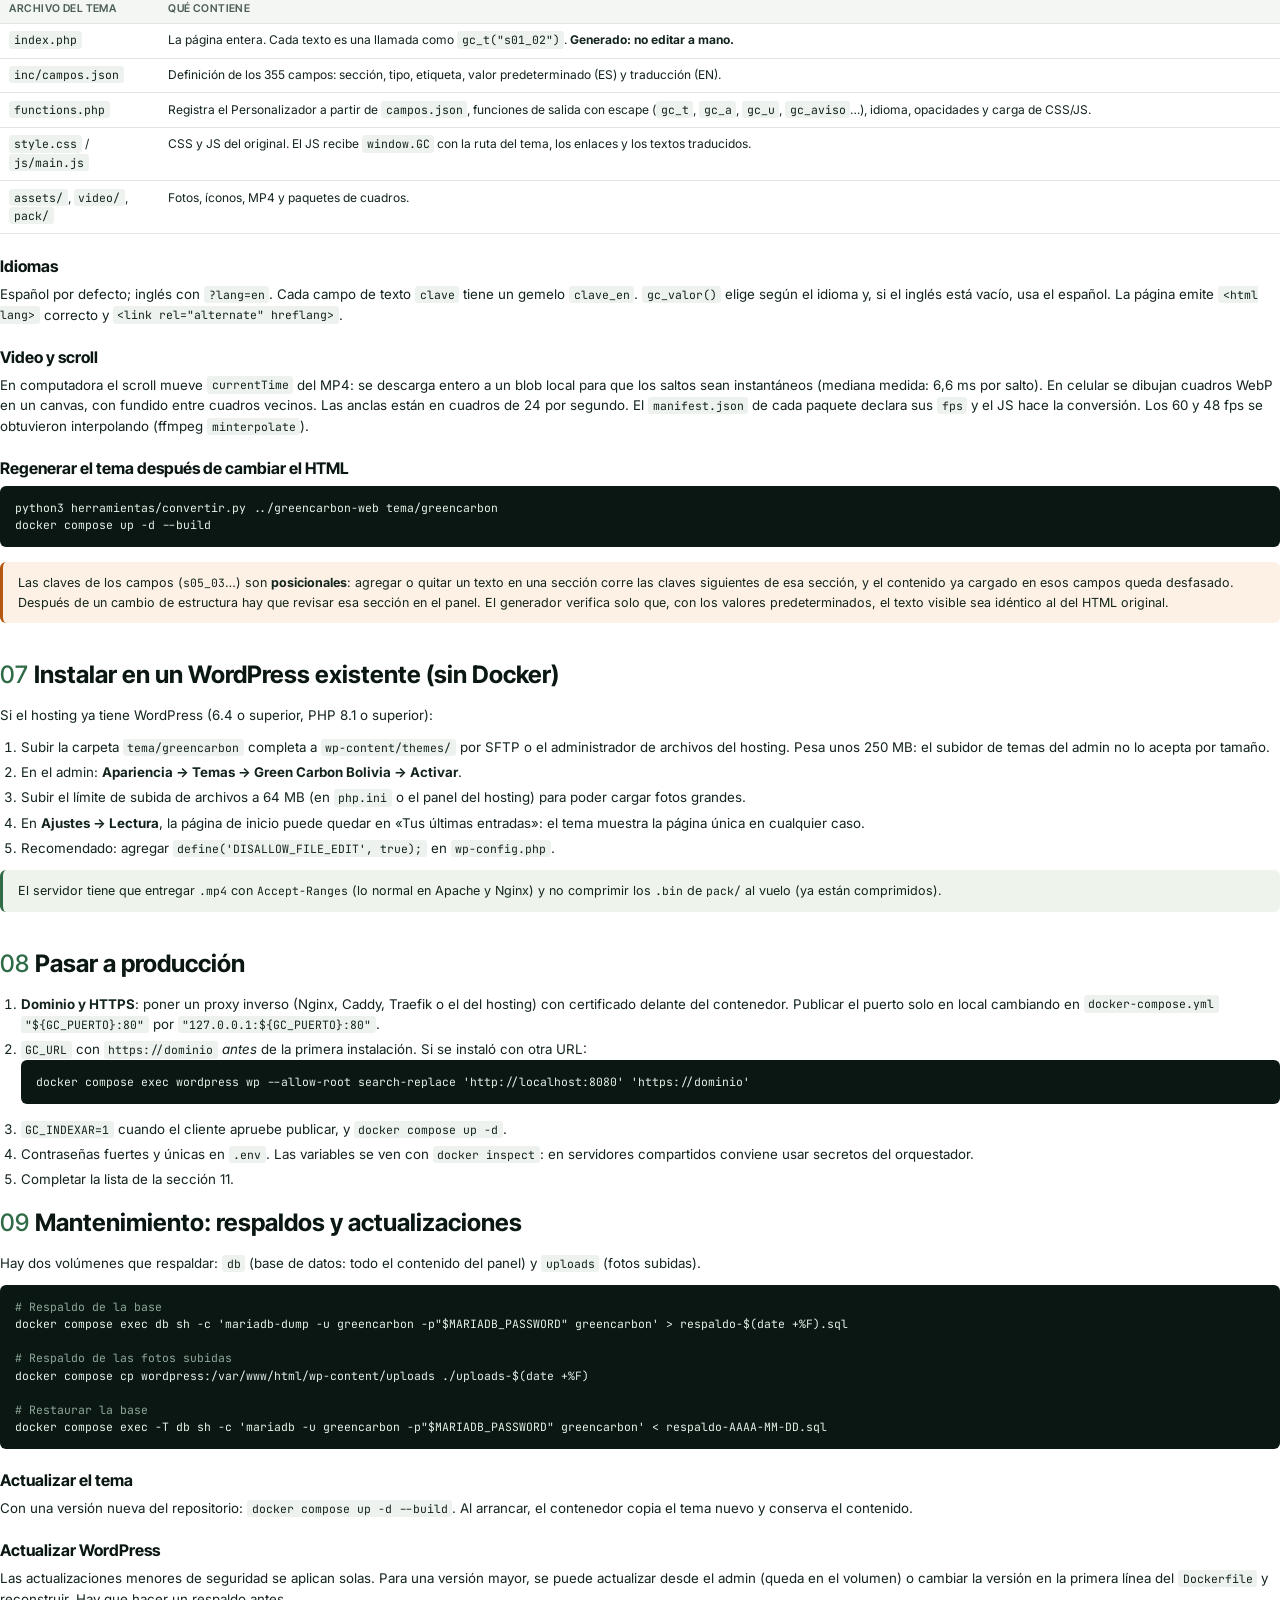
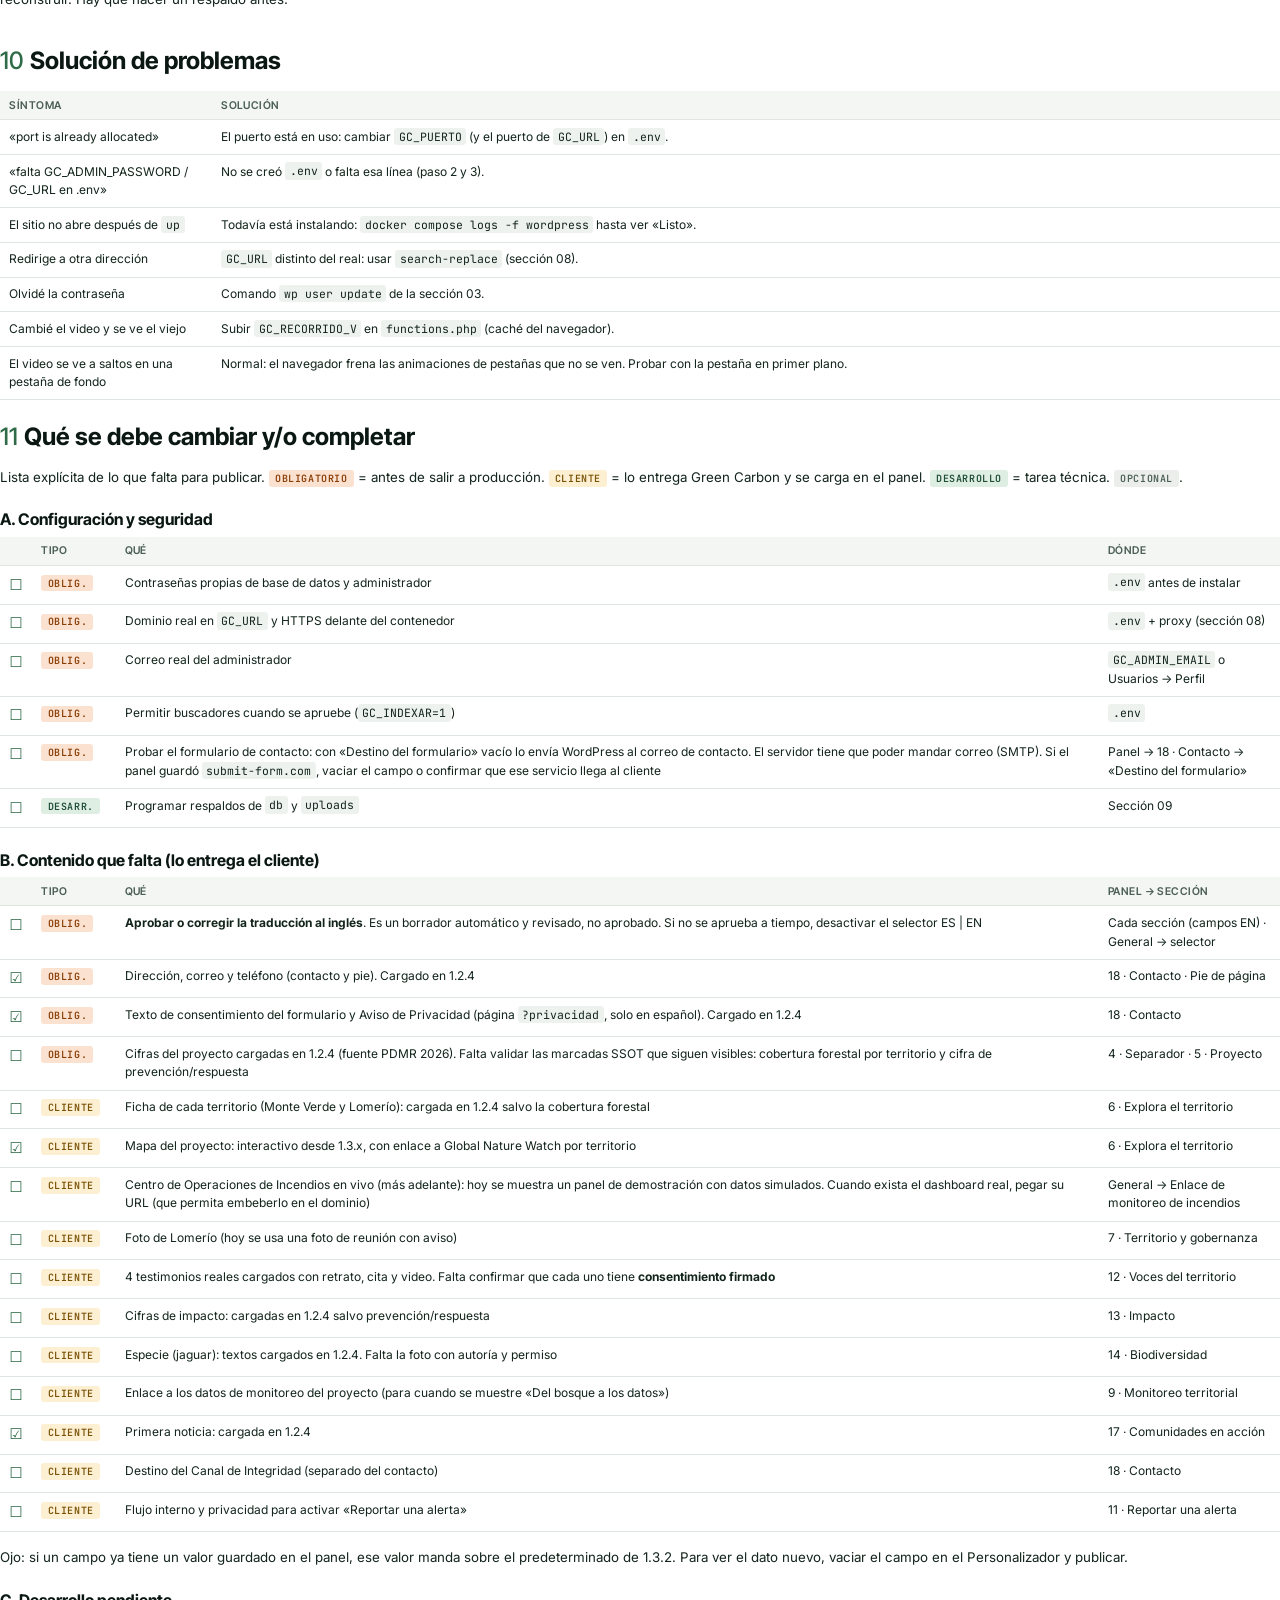
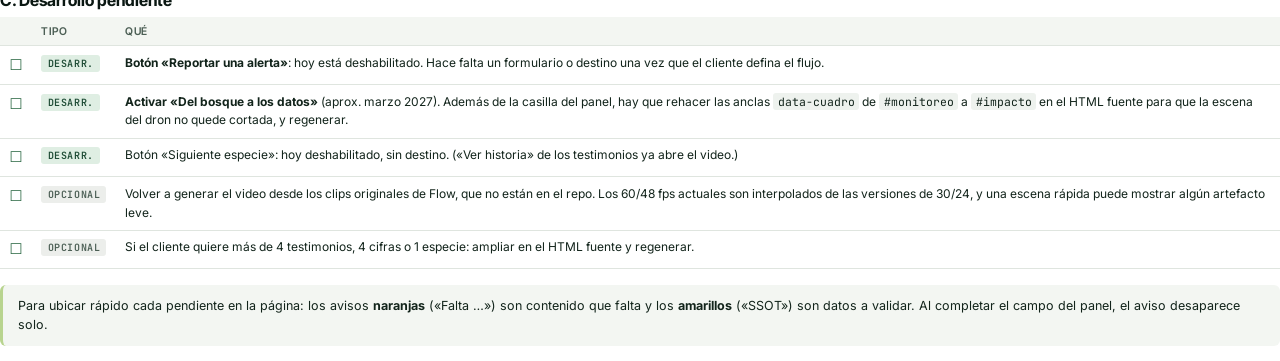
<file: docs/guia.html>
<!doctype html>
<html lang="es">
<head>
<meta charset="utf-8">
<title>Guía técnica y de uso · Green Carbon Bolivia en WordPress</title>
<link rel="stylesheet" href="https://fonts.googleapis.com/css2?family=Inter+Tight:wght@500;600;700&family=Inter:wght@400;500;600&family=JetBrains+Mono:wght@400;500&display=swap">
<style>
:root { --noche: #0a1712; --verde: #2f6b47; --liquen: #b8d48f; --tinta: #12241b; --tinta-2: #4c5f55; --linea: #dfe5df; --papel: #fbfaf6; --aviso: #b4570f; --sol: #f2b45a; }
@page { size: A4; margin: 20mm 18mm 20mm 18mm;
  @bottom-left { content: "Green Carbon Bolivia · Guía WordPress v1.3.2"; font: 8pt Inter, sans-serif; color: #7b8a82; }
  @bottom-right { content: counter(page) " / " counter(pages); font: 8pt Inter, sans-serif; color: #7b8a82; } }
@page :first { margin: 0; @bottom-left { content: none; } @bottom-right { content: none; } }
* { box-sizing: border-box; }
body { margin: 0; font: 10pt/1.55 Inter, system-ui, sans-serif; color: var(--tinta); -webkit-print-color-adjust: exact; print-color-adjust: exact; }
h1, h2, h3 { font-family: 'Inter Tight', Inter, sans-serif; line-height: 1.2; color: var(--noche); }
h2 { font-size: 18pt; margin: 0 0 4mm; padding-top: 2mm; break-after: avoid; }
h2 .n { color: var(--verde); font-weight: 500; margin-right: 6px; }
h3 { font-size: 12pt; margin: 6mm 0 2mm; break-after: avoid; }
p { margin: 0 0 3mm; }
ul, ol { margin: 0 0 3mm; padding-left: 5.5mm; }
li { margin-bottom: 1.2mm; }
code, .mono { font: 8.6pt/1.4 'JetBrains Mono', ui-monospace, monospace; }
p code, li code, td code { background: #eef2ee; padding: 0.3mm 1.2mm; border-radius: 3px; }
pre { font: 8.6pt/1.5 'JetBrains Mono', monospace; background: var(--noche); color: #e6efe8; padding: 3.5mm 4mm; border-radius: 6px; margin: 0 0 4mm; white-space: pre-wrap; word-break: break-word; break-inside: avoid; }
pre .c { color: #8fa79a; }
table { width: 100%; border-collapse: collapse; margin: 0 0 4mm; font-size: 9pt; break-inside: auto; }
th, td { text-align: left; vertical-align: top; padding: 2mm 2.5mm; border-bottom: 1px solid var(--linea); }
th { font: 600 8pt 'Inter Tight', sans-serif; text-transform: uppercase; letter-spacing: .04em; color: var(--tinta-2); background: #f3f6f2; }
tr { break-inside: avoid; }
section { break-before: page; }
.portada { height: 297mm; background: var(--noche); color: #eef3ef; padding: 30mm 22mm; display: flex; flex-direction: column; justify-content: space-between;
  background-image: radial-gradient(120% 70% at 90% 0%, rgba(47,107,71,.55), transparent 60%); }
.portada .chip { font: 500 8pt 'JetBrains Mono', monospace; letter-spacing: .14em; text-transform: uppercase; color: var(--liquen); border: 1px solid rgba(184,212,143,.4); border-radius: 4px; padding: 1.2mm 2.4mm; display: inline-block; }
.portada h1 { color: #fff; font-size: 34pt; margin: 8mm 0 4mm; letter-spacing: -.02em; }
.portada h1 em { font-style: normal; color: var(--liquen); }
.portada .sub { font-size: 13pt; color: #a9bcb1; max-width: 140mm; }
.portada dl { display: grid; grid-template-columns: 38mm 1fr; gap: 2mm 6mm; font-size: 9.5pt; color: #cfdcd3; margin: 0; }
.portada dt { color: #8fa79a; font: 500 8pt 'JetBrains Mono', monospace; letter-spacing: .1em; text-transform: uppercase; padding-top: 1mm; }
.portada dd { margin: 0; }
.indice { columns: 2; column-gap: 10mm; padding: 0; list-style: none; counter-reset: i; }
.indice li { counter-increment: i; padding: 1.6mm 0; border-bottom: 1px solid var(--linea); break-inside: avoid; }
.indice li::before { content: counter(i, decimal-leading-zero); font: 500 8.5pt 'JetBrains Mono', monospace; color: var(--verde); margin-right: 3mm; }
.nota, .alerta, .ok { border-radius: 6px; padding: 3mm 4mm; margin: 0 0 4mm; break-inside: avoid; font-size: 9.4pt; }
.nota { background: #eef4ec; border-left: 3px solid var(--verde); }
.alerta { background: #fdf1e6; border-left: 3px solid var(--aviso); }
.ok { background: #f3f6f2; border-left: 3px solid var(--liquen); }
figure { margin: 0 0 5mm; break-inside: avoid; }
figure img { width: auto; max-width: 100%; max-height: 88mm; border: 1px solid var(--linea); border-radius: 6px; display: block; }
figcaption { font-size: 8.5pt; color: var(--tinta-2); margin-top: 1.5mm; }
.dos { display: grid; grid-template-columns: 1fr 1fr; gap: 5mm; }
.paso { display: grid; grid-template-columns: 8mm 1fr; gap: 3mm; margin-bottom: 3mm; break-inside: avoid; }
.paso .num { width: 7mm; height: 7mm; border-radius: 50%; background: var(--noche); color: var(--liquen); font: 600 9pt 'Inter Tight', sans-serif; display: grid; place-items: center; }
.paso p:last-child, .paso pre:last-child { margin-bottom: 0; }
.tag { display: inline-block; font: 600 7.5pt 'JetBrains Mono', monospace; letter-spacing: .06em; text-transform: uppercase; padding: .5mm 1.6mm; border-radius: 3px; white-space: nowrap; }
.tag.ob { background: #fbe1cf; color: #8a3f08; }
.tag.cl { background: #fdf0d2; color: #7a5208; }
.tag.dev { background: #dfeee3; color: #1f4d36; }
.tag.op { background: #eceeeb; color: #4c5f55; }
.check td:first-child { width: 6mm; font-size: 11pt; color: var(--verde); }
.diagrama { display: flex; align-items: stretch; gap: 2mm; margin: 0 0 4mm; font-size: 8.6pt; break-inside: avoid; }
.diagrama div { flex: 1; border: 1px solid var(--linea); border-radius: 6px; padding: 2.5mm; background: #f8faf7; }
.diagrama b { display: block; font-family: 'Inter Tight', sans-serif; margin-bottom: 1mm; }
.diagrama .flecha { flex: 0 0 5mm; border: 0; background: none; display: grid; place-items: center; color: var(--verde); font-size: 13pt; padding: 0; }
</style>
</head>
<body>

<div class="portada">
  <div>
    <span class="chip">Entrega técnica · Equipo de desarrollo</span>
    <h1>Green Carbon Bolivia <em>en WordPress</em></h1>
    <p class="sub">Guía técnica y de uso: acceso al administrador, qué se puede editar, cómo está hecho el tema, instalación del contenedor y lista de lo que falta completar antes de publicar.</p>
  </div>
  <dl>
    <dt>Versión</dt><dd>1.3.2 · 26 de noviembre de 2026</dd>
    <dt>Repositorio</dt><dd>github.com/pipo2021/greencarbon-wordpress (público)</dd>
    <dt>Descargas</dt><dd>Release v1.3.2: código fuente (.zip) + imagen Docker amd64 (.tar.gz)</dd>
    <dt>Stack</dt><dd>WordPress 6.8.3 · PHP 8.3 · Apache · MariaDB 11.4 · Docker Compose</dd>
    <dt>Idiomas</dt><dd>Español (principal) e inglés (borrador pendiente de aprobación)</dd>
  </dl>
</div>

<section style="break-before: auto">
  <h2>Contenido</h2>
  <ol class="indice">
    <li>Qué se entrega</li>
    <li>Instalación rápida con Docker</li>
    <li>Acceso al administrador y credenciales</li>
    <li>Qué se puede modificar</li>
    <li>Qué NO se modifica desde el panel</li>
    <li>Cómo está hecho el tema</li>
    <li>Instalar en un WordPress existente (sin Docker)</li>
    <li>Pasar a producción</li>
    <li>Mantenimiento: respaldos y actualizaciones</li>
    <li>Solución de problemas</li>
    <li>Qué se debe cambiar y/o completar</li>
  </ol>

  <h2 style="margin-top:8mm"><span class="n">01</span>Qué se entrega</h2>
  <p>El sitio de una sola página de Green Carbon Bolivia, con el recorrido en video que avanza con el scroll, convertido en un <b>tema de WordPress</b>. Todo el contenido (textos en español e inglés, fotos, enlaces, datos de contacto y avisos pendientes) se edita desde un único administrador, con vista previa en vivo. Viene empaquetado en un <b>contenedor Docker</b> que instala todo solo.</p>
  <table>
    <tr><th style="width:52mm">Archivo / carpeta</th><th>Para qué sirve</th></tr>
    <tr><td><code>LEEME.md</code></td><td>Resumen técnico (este PDF lo amplía).</td></tr>
    <tr><td><code>docker-compose.yml</code>, <code>Dockerfile</code></td><td>Definen los dos contenedores: WordPress (con el tema adentro) y la base de datos.</td></tr>
    <tr><td><code>.env.ejemplo</code></td><td>Plantilla de configuración: contraseñas, usuario admin, URL y puerto. Se copia a <code>.env</code>.</td></tr>
    <tr><td><code>docker/</code></td><td>Script de arranque e instalación automática (<code>instalar.sh</code>).</td></tr>
    <tr><td><code>tema/greencarbon/</code></td><td>El tema de WordPress listo para usar (≈ 250 MB por el video y los cuadros).</td></tr>
    <tr><td><code>herramientas/</code></td><td>Generador del tema (<code>convertir.py</code>), traducción al inglés (<code>traduccion-en.json</code>) y scripts del video.</td></tr>
    <tr><td><code>greencarbon-wordpress-1.3.2-amd64.tar.gz</code></td><td>Imagen Docker ya construida para servidores x86 (adjunta al Release, no está en el repo).</td></tr>
  </table>
  <div class="nota"><b>¿No usan Git?</b> No hace falta. En la página del Release (<span class="mono">github.com/pipo2021/greencarbon-wordpress/releases</span>) se descarga «Source code (zip)» y la imagen desde el navegador. El repositorio es público: no hace falta cuenta de GitHub ni invitación.</div>
</section>

<section>
  <h2><span class="n">02</span>Instalación rápida con Docker</h2>
  <p>Pensado para alguien con conocimientos básicos. Se hace una sola vez; tarda unos 5 minutos más la descarga.</p>
  <h3>Requisitos</h3>
  <ul>
    <li><b>Docker Desktop</b> (Windows / macOS) o Docker Engine + Compose v2 (Linux). Se descarga de <span class="mono">docker.com</span>.</li>
    <li>2 GB de RAM libres y 3 GB de disco.</li>
    <li>Internet en la primera instalación (descarga WordPress en español). Sin internet funciona igual, con el admin en inglés.</li>
  </ul>
  <h3>Pasos</h3>
  <div class="paso"><span class="num">1</span><div><p><b>Descargar y descomprimir</b> el «Source code (zip)» del Release v1.3.2. Queda una carpeta <code>greencarbon-wordpress-1.3.2</code>. Abrir una terminal dentro de esa carpeta.</p></div></div>
  <div class="paso"><span class="num">2</span><div><p><b>Crear el archivo de configuración</b> copiando la plantilla:</p>
<pre>cp .env.ejemplo .env        <span class="c"># en Windows (PowerShell): copy .env.ejemplo .env</span></pre></div></div>
  <div class="paso"><span class="num">3</span><div><p><b>Editar <code>.env</code></b> con cualquier editor de texto y cambiar como mínimo las dos contraseñas:</p>
  <table>
    <tr><th style="width:42mm">Variable</th><th>Qué poner</th></tr>
    <tr><td><code>DB_PASSWORD</code></td><td>Contraseña de la base de datos. Larga y aleatoria; nadie la escribe a mano.</td></tr>
    <tr><td><code>GC_ADMIN_USER</code></td><td>Usuario del administrador. Por defecto <code>admin-greencarbon</code>.</td></tr>
    <tr><td><code>GC_ADMIN_PASSWORD</code></td><td>Contraseña del administrador (mínimo 12 caracteres).</td></tr>
    <tr><td><code>GC_ADMIN_EMAIL</code></td><td>Correo del administrador (para recuperar la contraseña).</td></tr>
    <tr><td><code>GC_URL</code></td><td>Dirección del sitio. En local: <code>http://localhost:8080</code>. En producción: <code>https://dominio</code>.</td></tr>
    <tr><td><code>GC_PUERTO</code></td><td>Puerto de la máquina donde se publica (por defecto 8080). Debe coincidir con el de <code>GC_URL</code> en local.</td></tr>
    <tr><td><code>GC_INDEXAR</code></td><td><code>0</code> = los buscadores no indexan (pruebas). <code>1</code> = producción.</td></tr>
  </table></div></div>
  <div class="paso"><span class="num">4</span><div><p><b>Levantar los contenedores</b> (la primera vez construye la imagen, 1–3 minutos):</p>
<pre>docker compose up -d --build</pre></div></div>
  <div class="paso"><span class="num">5</span><div><p><b>Esperar el mensaje «Listo»</b>. El servidor web arranca recién cuando terminó la instalación:</p>
<pre>docker compose logs -f wordpress      <span class="c"># salir con Ctrl+C</span>
[gc-instalar] Listo: http://localhost:8080/wp-admin (usuario admin-greencarbon).</pre></div></div>
  <div class="paso"><span class="num">6</span><div><p><b>Abrir</b> el sitio en <code>http://localhost:8080</code> y el administrador en <code>http://localhost:8080/wp-admin</code>.</p></div></div>

  <h3>Alternativa: usar la imagen ya construida (servidores x86)</h3>
  <p>Evita el paso de construcción. Descargar <code>greencarbon-wordpress-1.3.2-amd64.tar.gz</code> del Release y ponerlo en la misma carpeta:</p>
<pre>docker load -i greencarbon-wordpress-1.3.2-amd64.tar.gz
docker tag greencarbon-wordpress:1.3.2-amd64 greencarbon-wordpress:1.3.2
docker compose up -d --no-build</pre>
  <div class="nota">En Mac con Apple Silicon usar el paso 4 (construye la imagen nativa). La imagen amd64 también funciona ahí, pero emulada y más lenta.</div>

  <h3>Comandos de todos los días</h3>
  <table>
    <tr><th style="width:70mm">Comando</th><th>Qué hace</th></tr>
    <tr><td><code>docker compose ps</code></td><td>Ver si están corriendo.</td></tr>
    <tr><td><code>docker compose stop</code> / <code>start</code></td><td>Detener / volver a arrancar sin perder nada.</td></tr>
    <tr><td><code>docker compose logs -f wordpress</code></td><td>Ver el registro del servidor.</td></tr>
    <tr><td><code>docker compose up -d --build</code></td><td>Aplicar una versión nueva del tema (no borra contenido).</td></tr>
    <tr><td><code>docker compose down</code></td><td>Apagar y quitar contenedores (el contenido queda en los volúmenes).</td></tr>
    <tr><td><code>docker compose down -v</code></td><td><b>Borra todo</b>, incluido el contenido cargado. Solo para empezar de cero.</td></tr>
  </table>
</section>

<section>
  <h2><span class="n">03</span>Acceso al administrador y credenciales</h2>
  <div class="dos">
    <figure><img src="img/01-login.jpg" alt="Pantalla de acceso de WordPress"><figcaption>Pantalla de acceso: <span class="mono">/wp-admin</span> o <span class="mono">/wp-login.php</span>.</figcaption></figure>
    <div>
      <table>
        <tr><th>Dato</th><th>Valor</th></tr>
        <tr><td>Dirección</td><td><code>GC_URL</code> + <code>/wp-admin</code><br>(local: <code>http://localhost:8080/wp-admin</code>)</td></tr>
        <tr><td>Usuario</td><td>El de <code>GC_ADMIN_USER</code> en <code>.env</code>. Por defecto <code>admin-greencarbon</code>.</td></tr>
        <tr><td>Contraseña</td><td>La de <code>GC_ADMIN_PASSWORD</code> en <code>.env</code>.</td></tr>
        <tr><td>Rol</td><td>Administrador (único usuario).</td></tr>
      </table>
    </div>
  </div>
  <div class="alerta"><b>Las credenciales no viajan en la entrega.</b> El repositorio y el zip traen solo <code>.env.ejemplo</code>, con valores <code>cambiar-esto</code>. Cada instalación define sus propias contraseñas en <code>.env</code>, y ese archivo nunca se sube a Git. La instalación de prueba de Álvaro tiene las suyas en su <code>.env</code> local: si se necesitan, pedirlas por un canal privado, nunca por correo abierto.</div>
  <p>Las credenciales del <code>.env</code> se usan <b>solo en la primera instalación</b>. Después, cambiar la contraseña en el <code>.env</code> no cambia la del sitio. Para cambiarla:</p>
  <ul>
    <li>Desde el admin: <b>Usuarios → Perfil → Nueva contraseña</b>.</li>
    <li>Desde la terminal, si se olvidó:</li>
  </ul>
<pre>docker compose exec wordpress wp --allow-root user update admin-greencarbon --user_pass='NuevaClaveSegura'</pre>
  <p>Al entrar, el contenido está en <b>Apariencia → Personalizar → Contenido de la web</b>. También se llega desde el escritorio del admin.</p>
  <figure><img style="max-height:68mm" src="img/02-personalizar.jpg" alt="Personalizador con el panel Contenido de la web"><figcaption>El Personalizador: a la izquierda los paneles, a la derecha la página en vivo.</figcaption></figure>
</section>

<section style="break-before: auto; margin-top: 8mm">
  <h2><span class="n">04</span>Qué se puede modificar</h2>
  <p>El panel <b>Contenido de la web</b> tiene <b>21 secciones en el mismo orden que la página</b> y 355 campos. Cada cambio se ve al instante en la vista previa, pero <b>no se publica hasta pulsar «Publicar»</b>, arriba a la izquierda. También se puede guardar como borrador o programar.</p>
  <div class="dos">
    <figure><img src="img/03-secciones.jpg" alt="Lista de secciones"><figcaption>Secciones del panel, una por bloque de la página.</figcaption></figure>
    <figure><img src="img/04-campos-es-en.jpg" alt="Campos ES y EN"><figcaption>Cada texto tiene su campo <b>ES</b> y debajo su <b>EN</b>.</figcaption></figure>
  </div>
  <table>
    <tr><th style="width:44mm">Tipo de contenido</th><th>Cómo se edita</th></tr>
    <tr><td><b>Textos</b> (títulos, párrafos, botones, menú, pie, formulario)</td><td>Campo de texto. Se permiten <code>&lt;em&gt;</code>, <code>&lt;strong&gt;</code>, <code>&lt;b&gt;</code>, <code>&lt;br&gt;</code> y <code>&lt;a href&gt;</code>; el resto se elimina por seguridad. Los títulos con una parte en verde están divididos en dos campos («Título» y «Resaltado»).</td></tr>
    <tr><td><b>Inglés</b></td><td>Campo «EN ·» debajo de cada texto. Si se deja vacío, en inglés se muestra el español. La versión en inglés se ve en <code>?lang=en</code> o con el botón <b>ES | EN</b> de la cabecera.</td></tr>
    <tr><td><b>Fotos</b></td><td>Botón «Cambiar imagen»: se sube a la Biblioteca de medios o se elige una existente. Cada foto tiene además su <b>texto alternativo</b> (ES/EN) para accesibilidad.</td></tr>
    <tr><td><b>Retratos y foto de especie</b></td><td>Huecos de imagen. Vacíos muestran la silueta o el aviso «Falta».</td></tr>
    <tr><td><b>Avisos «Falta» / «SSOT»</b></td><td>Cada aviso naranja o amarillo tiene su campo. Al escribir el dato real, el aviso desaparece y se muestra el dato. Vacío = vuelve el aviso.</td></tr>
    <tr><td><b>Enlaces externos</b></td><td>Redes sociales, Verra, destino del formulario (vacío = WordPress envía el correo), botones de Global Nature Watch por territorio: campo URL.</td></tr>
    <tr><td><b>Mapa del proyecto</b></td><td><b>Mapa interactivo</b> (Leaflet, tema 1.3.x) con los límites de Monte Verde y Lomerío (<code>datos/*.geojson</code>) y el botón «Ver mapa interactivo» que abre Global Nature Watch del territorio elegido (sección 6). Si el mapa no carga, debajo se ve la imagen estática (si se subió) o el aviso.</td></tr>
    <tr><td><b>Centro de Operaciones de Incendios</b></td><td><b>Panel de demostración</b> embebido (<code>panel.html</code>) con detecciones simuladas y botón «Abrir el panel completo». La leyenda se cambia en la sección 10.</td></tr>
    <tr><td><b>General</b></td><td>Título de la pestaña y descripción para buscadores (ES/EN), selector de idioma, opacidades y dos enlaces <b>opcionales para más adelante</b>: mapas y monitoreo de incendios. Si se completan, reemplazan el mapa interactivo o el panel de demostración por la página en un iframe; el sitio enlazado tiene que permitir ser embebido en el dominio.</td></tr>
    <tr><td><b>Opacidad</b> de hojas y tarjetas</td><td>Tres deslizadores (hojas claras, hojas verdes, tarjetas): 1 tapa el video; más bajo deja ver el recorrido detrás.</td></tr>
    <tr><td><b>Mensajes de la página</b></td><td>Textos que escribe el JavaScript: MENÚ/CERRAR, «Cargando el territorio», mensajes del formulario (ES/EN).</td></tr>
    <tr><td><b>«Del bosque a los datos»</b></td><td>Casilla en la sección 9 para mostrarla (oculta hasta la certificación, aprox. marzo 2027). <b>Ver sección 11:</b> al activarla, desarrollo tiene que ajustar las anclas del video.</td></tr>
  </table>
  <figure><img src="img/05-general-opacidad.jpg" alt="Sección General con enlaces, selector de idioma y opacidades"><figcaption>Sección General: enlaces embebibles, selector ES | EN y deslizadores de opacidad.</figcaption></figure>
</section>

<section style="break-before: auto; margin-top: 8mm">
  <h2><span class="n">05</span>Qué NO se modifica desde el panel</h2>
  <table>
    <tr><th style="width:46mm">Elemento</th><th>Por qué / cómo se cambia</th></tr>
    <tr><td>El recorrido en video</td><td>Computadora: <code>video/recorrido-1080p60.mp4</code> (1080p, 60 fps, 75 MB). Celular: cuadros WebP en <code>pack/v</code> (540×960, 48 fps, 102 MB en 8 paquetes de grueso a fino). Respaldo: <code>pack/h</code> (24 fps). Se generan con los scripts de <code>herramientas/video/</code>. Si se reemplazan, hay que subir <code>VERSION</code> en <code>js/main.js</code>: los archivos se llaman igual y el navegador los guarda en caché.</td></tr>
    <tr><td>Anclas <code>data-cuadro</code></td><td>Atan cada sección a un cuadro del video. Están en el HTML fuente.</td></tr>
    <tr><td>Diseño, íconos y orden de secciones</td><td><code>style.css</code> e <code>index.php</code>, generados desde el HTML original.</td></tr>
    <tr><td>Cantidad de elementos</td><td>Hay 4 testimonios, 4 cifras de impacto, 1 especie y 5 piezas en «Comunidades en acción». Para agregar o quitar elementos hay que tocar el HTML fuente y regenerar.</td></tr>
  </table>
  <div class="nota">No se usan plugins: son menos puntos de falla y menos actualizaciones. El editor de archivos del admin está desactivado (<code>DISALLOW_FILE_EDIT</code>) y la barra de administración se oculta en el frente, porque tapa la cabecera fija.</div>

  <h2 style="margin-top:8mm"><span class="n">06</span>Cómo está hecho el tema</h2>
  <p>El sitio original es un único <code>index.html</code> (HTML + CSS + JS). En vez de reescribirlo a mano, un generador lo convierte en tema. Así el diseño queda <b>idéntico</b>, y cualquier cambio de diseño se sigue haciendo en un solo archivo.</p>
  <div class="diagrama">
    <div><b>index.html</b>Sitio estático original (greencarbon-web)</div>
    <div class="flecha">→</div>
    <div><b>convertir.py</b>Cada texto, imagen, enlace y aviso pasa a ser un campo con su valor actual como predeterminado</div>
    <div class="flecha">→</div>
    <div><b>tema/greencarbon</b>index.php · style.css · js/main.js · inc/campos.json · functions.php</div>
    <div class="flecha">→</div>
    <div><b>Imagen Docker</b>WordPress + tema + instalación automática</div>
  </div>
  <table>
    <tr><th style="width:42mm">Archivo del tema</th><th>Qué contiene</th></tr>
    <tr><td><code>index.php</code></td><td>La página entera. Cada texto es una llamada como <code>gc_t("s01_02")</code>. <b>Generado: no editar a mano.</b></td></tr>
    <tr><td><code>inc/campos.json</code></td><td>Definición de los 355 campos: sección, tipo, etiqueta, valor predeterminado (ES) y traducción (EN).</td></tr>
    <tr><td><code>functions.php</code></td><td>Registra el Personalizador a partir de <code>campos.json</code>, funciones de salida con escape (<code>gc_t</code>, <code>gc_a</code>, <code>gc_u</code>, <code>gc_aviso</code>…), idioma, opacidades y carga de CSS/JS.</td></tr>
    <tr><td><code>style.css</code> / <code>js/main.js</code></td><td>CSS y JS del original. El JS recibe <code>window.GC</code> con la ruta del tema, los enlaces y los textos traducidos.</td></tr>
    <tr><td><code>assets/</code>, <code>video/</code>, <code>pack/</code></td><td>Fotos, íconos, MP4 y paquetes de cuadros.</td></tr>
  </table>
  <h3>Idiomas</h3>
  <p>Español por defecto; inglés con <code>?lang=en</code>. Cada campo de texto <code>clave</code> tiene un gemelo <code>clave_en</code>. <code>gc_valor()</code> elige según el idioma y, si el inglés está vacío, usa el español. La página emite <code>&lt;html lang&gt;</code> correcto y <code>&lt;link rel="alternate" hreflang&gt;</code>.</p>
  <h3>Video y scroll</h3>
  <p>En computadora el scroll mueve <code>currentTime</code> del MP4: se descarga entero a un blob local para que los saltos sean instantáneos (mediana medida: 6,6 ms por salto). En celular se dibujan cuadros WebP en un canvas, con fundido entre cuadros vecinos. Las anclas están en cuadros de 24 por segundo. El <code>manifest.json</code> de cada paquete declara sus <code>fps</code> y el JS hace la conversión. Los 60 y 48 fps se obtuvieron interpolando (ffmpeg <code>minterpolate</code>).</p>
  <h3>Regenerar el tema después de cambiar el HTML</h3>
<pre>python3 herramientas/convertir.py ../greencarbon-web tema/greencarbon
docker compose up -d --build</pre>
  <div class="alerta">Las claves de los campos (<code>s05_03</code>…) son <b>posicionales</b>: agregar o quitar un texto en una sección corre las claves siguientes de esa sección, y el contenido ya cargado en esos campos queda desfasado. Después de un cambio de estructura hay que revisar esa sección en el panel. El generador verifica solo que, con los valores predeterminados, el texto visible sea idéntico al del HTML original.</div>
</section>

<section style="break-before: auto; margin-top: 8mm">
  <h2><span class="n">07</span>Instalar en un WordPress existente (sin Docker)</h2>
  <p>Si el hosting ya tiene WordPress (6.4 o superior, PHP 8.1 o superior):</p>
  <ol>
    <li>Subir la carpeta <code>tema/greencarbon</code> completa a <code>wp-content/themes/</code> por SFTP o el administrador de archivos del hosting. Pesa unos 250 MB: el subidor de temas del admin no lo acepta por tamaño.</li>
    <li>En el admin: <b>Apariencia → Temas → Green Carbon Bolivia → Activar</b>.</li>
    <li>Subir el límite de subida de archivos a 64 MB (en <code>php.ini</code> o el panel del hosting) para poder cargar fotos grandes.</li>
    <li>En <b>Ajustes → Lectura</b>, la página de inicio puede quedar en «Tus últimas entradas»: el tema muestra la página única en cualquier caso.</li>
    <li>Recomendado: agregar <code>define('DISALLOW_FILE_EDIT', true);</code> en <code>wp-config.php</code>.</li>
  </ol>
  <div class="nota">El servidor tiene que entregar <code>.mp4</code> con <code>Accept-Ranges</code> (lo normal en Apache y Nginx) y no comprimir los <code>.bin</code> de <code>pack/</code> al vuelo (ya están comprimidos).</div>

  <h2 style="margin-top:8mm"><span class="n">08</span>Pasar a producción</h2>
  <ol>
    <li><b>Dominio y HTTPS</b>: poner un proxy inverso (Nginx, Caddy, Traefik o el del hosting) con certificado delante del contenedor. Publicar el puerto solo en local cambiando en <code>docker-compose.yml</code> <code>"${GC_PUERTO}:80"</code> por <code>"127.0.0.1:${GC_PUERTO}:80"</code>.</li>
    <li><b><code>GC_URL</code></b> con <code>https://dominio</code> <i>antes</i> de la primera instalación. Si se instaló con otra URL:
<pre>docker compose exec wordpress wp --allow-root search-replace 'http://localhost:8080' 'https://dominio'</pre></li>
    <li><b><code>GC_INDEXAR=1</code></b> cuando el cliente apruebe publicar, y <code>docker compose up -d</code>.</li>
    <li>Contraseñas fuertes y únicas en <code>.env</code>. Las variables se ven con <code>docker inspect</code>: en servidores compartidos conviene usar secretos del orquestador.</li>
    <li>Completar la lista de la sección 11.</li>
  </ol>
</section>

<section>
  <h2><span class="n">09</span>Mantenimiento: respaldos y actualizaciones</h2>
  <p>Hay dos volúmenes que respaldar: <code>db</code> (base de datos: todo el contenido del panel) y <code>uploads</code> (fotos subidas).</p>
<pre><span class="c"># Respaldo de la base</span>
docker compose exec db sh -c 'mariadb-dump -u greencarbon -p"$MARIADB_PASSWORD" greencarbon' > respaldo-$(date +%F).sql

<span class="c"># Respaldo de las fotos subidas</span>
docker compose cp wordpress:/var/www/html/wp-content/uploads ./uploads-$(date +%F)

<span class="c"># Restaurar la base</span>
docker compose exec -T db sh -c 'mariadb -u greencarbon -p"$MARIADB_PASSWORD" greencarbon' &lt; respaldo-AAAA-MM-DD.sql</pre>
  <h3>Actualizar el tema</h3>
  <p>Con una versión nueva del repositorio: <code>docker compose up -d --build</code>. Al arrancar, el contenedor copia el tema nuevo y conserva el contenido.</p>
  <h3>Actualizar WordPress</h3>
  <p>Las actualizaciones menores de seguridad se aplican solas. Para una versión mayor, se puede actualizar desde el admin (queda en el volumen) o cambiar la versión en la primera línea del <code>Dockerfile</code> y reconstruir. Hay que hacer un respaldo antes.</p>

  <h2 style="margin-top:8mm"><span class="n">10</span>Solución de problemas</h2>
  <table>
    <tr><th style="width:56mm">Síntoma</th><th>Solución</th></tr>
    <tr><td>«port is already allocated»</td><td>El puerto está en uso: cambiar <code>GC_PUERTO</code> (y el puerto de <code>GC_URL</code>) en <code>.env</code>.</td></tr>
    <tr><td>«falta GC_ADMIN_PASSWORD / GC_URL en .env»</td><td>No se creó <code>.env</code> o falta esa línea (paso 2 y 3).</td></tr>
    <tr><td>El sitio no abre después de <code>up</code></td><td>Todavía está instalando: <code>docker compose logs -f wordpress</code> hasta ver «Listo».</td></tr>
    <tr><td>Redirige a otra dirección</td><td><code>GC_URL</code> distinto del real: usar <code>search-replace</code> (sección 08).</td></tr>
    <tr><td>Olvidé la contraseña</td><td>Comando <code>wp user update</code> de la sección 03.</td></tr>
    <tr><td>Cambié el video y se ve el viejo</td><td>Subir <code>GC_RECORRIDO_V</code> en <code>functions.php</code> (caché del navegador).</td></tr>
    <tr><td>El video se ve a saltos en una pestaña de fondo</td><td>Normal: el navegador frena las animaciones de pestañas que no se ven. Probar con la pestaña en primer plano.</td></tr>
  </table>
</section>

<section>
  <h2><span class="n">11</span>Qué se debe cambiar y/o completar</h2>
  <p>Lista explícita de lo que falta para publicar. <span class="tag ob">Obligatorio</span> = antes de salir a producción. <span class="tag cl">Cliente</span> = lo entrega Green Carbon y se carga en el panel. <span class="tag dev">Desarrollo</span> = tarea técnica. <span class="tag op">Opcional</span>.</p>

  <h3>A. Configuración y seguridad</h3>
  <table class="check">
    <tr><th></th><th style="width:22mm">Tipo</th><th>Qué</th><th style="width:48mm">Dónde</th></tr>
    <tr><td>☐</td><td><span class="tag ob">Oblig.</span></td><td>Contraseñas propias de base de datos y administrador</td><td><code>.env</code> antes de instalar</td></tr>
    <tr><td>☐</td><td><span class="tag ob">Oblig.</span></td><td>Dominio real en <code>GC_URL</code> y HTTPS delante del contenedor</td><td><code>.env</code> + proxy (sección 08)</td></tr>
    <tr><td>☐</td><td><span class="tag ob">Oblig.</span></td><td>Correo real del administrador</td><td><code>GC_ADMIN_EMAIL</code> o Usuarios → Perfil</td></tr>
    <tr><td>☐</td><td><span class="tag ob">Oblig.</span></td><td>Permitir buscadores cuando se apruebe (<code>GC_INDEXAR=1</code>)</td><td><code>.env</code></td></tr>
    <tr><td>☐</td><td><span class="tag ob">Oblig.</span></td><td>Probar el formulario de contacto: con «Destino del formulario» vacío lo envía WordPress al correo de contacto. El servidor tiene que poder mandar correo (SMTP). Si el panel guardó <code>submit-form.com</code>, vaciar el campo o confirmar que ese servicio llega al cliente</td><td>Panel → 18 · Contacto → «Destino del formulario»</td></tr>
    <tr><td>☐</td><td><span class="tag dev">Desarr.</span></td><td>Programar respaldos de <code>db</code> y <code>uploads</code></td><td>Sección 09</td></tr>
  </table>

  <h3>B. Contenido que falta (lo entrega el cliente)</h3>
  <table class="check">
    <tr><th></th><th style="width:22mm">Tipo</th><th>Qué</th><th style="width:48mm">Panel → sección</th></tr>
    <tr><td>☐</td><td><span class="tag ob">Oblig.</span></td><td><b>Aprobar o corregir la traducción al inglés</b>. Es un borrador automático y revisado, no aprobado. Si no se aprueba a tiempo, desactivar el selector ES | EN</td><td>Cada sección (campos EN) · General → selector</td></tr>
    <tr><td>☑</td><td><span class="tag ob">Oblig.</span></td><td>Dirección, correo y teléfono (contacto y pie). Cargado en 1.2.4</td><td>18 · Contacto · Pie de página</td></tr>
    <tr><td>☑</td><td><span class="tag ob">Oblig.</span></td><td>Texto de consentimiento del formulario y Aviso de Privacidad (página <code>?privacidad</code>, solo en español). Cargado en 1.2.4</td><td>18 · Contacto</td></tr>
    <tr><td>☐</td><td><span class="tag ob">Oblig.</span></td><td>Cifras del proyecto cargadas en 1.2.4 (fuente PDMR 2026). Falta validar las marcadas SSOT que siguen visibles: cobertura forestal por territorio y cifra de prevención/respuesta</td><td>4 · Separador · 5 · Proyecto</td></tr>
    <tr><td>☐</td><td><span class="tag cl">Cliente</span></td><td>Ficha de cada territorio (Monte Verde y Lomerío): cargada en 1.2.4 salvo la cobertura forestal</td><td>6 · Explora el territorio</td></tr>
    <tr><td>☑</td><td><span class="tag cl">Cliente</span></td><td>Mapa del proyecto: interactivo desde 1.3.x, con enlace a Global Nature Watch por territorio</td><td>6 · Explora el territorio</td></tr>
    <tr><td>☐</td><td><span class="tag cl">Cliente</span></td><td>Centro de Operaciones de Incendios en vivo (más adelante): hoy se muestra un panel de demostración con datos simulados. Cuando exista el dashboard real, pegar su URL (que permita embeberlo en el dominio)</td><td>General → Enlace de monitoreo de incendios</td></tr>
    <tr><td>☐</td><td><span class="tag cl">Cliente</span></td><td>Foto de Lomerío (hoy se usa una foto de reunión con aviso)</td><td>7 · Territorio y gobernanza</td></tr>
    <tr><td>☐</td><td><span class="tag cl">Cliente</span></td><td>4 testimonios reales cargados con retrato, cita y video. Falta confirmar que cada uno tiene <b>consentimiento firmado</b></td><td>12 · Voces del territorio</td></tr>
    <tr><td>☐</td><td><span class="tag cl">Cliente</span></td><td>Cifras de impacto: cargadas en 1.2.4 salvo prevención/respuesta</td><td>13 · Impacto</td></tr>
    <tr><td>☐</td><td><span class="tag cl">Cliente</span></td><td>Especie (jaguar): textos cargados en 1.2.4. Falta la foto con autoría y permiso</td><td>14 · Biodiversidad</td></tr>
    <tr><td>☐</td><td><span class="tag cl">Cliente</span></td><td>Enlace a los datos de monitoreo del proyecto (para cuando se muestre «Del bosque a los datos»)</td><td>9 · Monitoreo territorial</td></tr>
    <tr><td>☑</td><td><span class="tag cl">Cliente</span></td><td>Primera noticia: cargada en 1.2.4</td><td>17 · Comunidades en acción</td></tr>
    <tr><td>☐</td><td><span class="tag cl">Cliente</span></td><td>Destino del Canal de Integridad (separado del contacto)</td><td>18 · Contacto</td></tr>
    <tr><td>☐</td><td><span class="tag cl">Cliente</span></td><td>Flujo interno y privacidad para activar «Reportar una alerta»</td><td>11 · Reportar una alerta</td></tr>
  </table>
  <p>Ojo: si un campo ya tiene un valor guardado en el panel, ese valor manda sobre el predeterminado de 1.3.2. Para ver el dato nuevo, vaciar el campo en el Personalizador y publicar.</p>

  <h3>C. Desarrollo pendiente</h3>
  <table class="check">
    <tr><th></th><th style="width:22mm">Tipo</th><th>Qué</th></tr>
    <tr><td>☐</td><td><span class="tag dev">Desarr.</span></td><td><b>Botón «Reportar una alerta»</b>: hoy está deshabilitado. Hace falta un formulario o destino una vez que el cliente defina el flujo.</td></tr>
    <tr><td>☐</td><td><span class="tag dev">Desarr.</span></td><td><b>Activar «Del bosque a los datos»</b> (aprox. marzo 2027). Además de la casilla del panel, hay que rehacer las anclas <code>data-cuadro</code> de <code>#monitoreo</code> a <code>#impacto</code> en el HTML fuente para que la escena del dron no quede cortada, y regenerar.</td></tr>
    <tr><td>☐</td><td><span class="tag dev">Desarr.</span></td><td>Botón «Siguiente especie»: hoy deshabilitado, sin destino. («Ver historia» de los testimonios ya abre el video.)</td></tr>
    <tr><td>☐</td><td><span class="tag op">Opcional</span></td><td>Volver a generar el video desde los clips originales de Flow, que no están en el repo. Los 60/48 fps actuales son interpolados de las versiones de 30/24, y una escena rápida puede mostrar algún artefacto leve.</td></tr>
    <tr><td>☐</td><td><span class="tag op">Opcional</span></td><td>Si el cliente quiere más de 4 testimonios, 4 cifras o 1 especie: ampliar en el HTML fuente y regenerar.</td></tr>
  </table>
  <div class="ok">Para ubicar rápido cada pendiente en la página: los avisos <b>naranjas</b> («Falta …») son contenido que falta y los <b>amarillos</b> («SSOT») son datos a validar. Al completar el campo del panel, el aviso desaparece solo.</div>
</section>

</body>
</html>
</file>
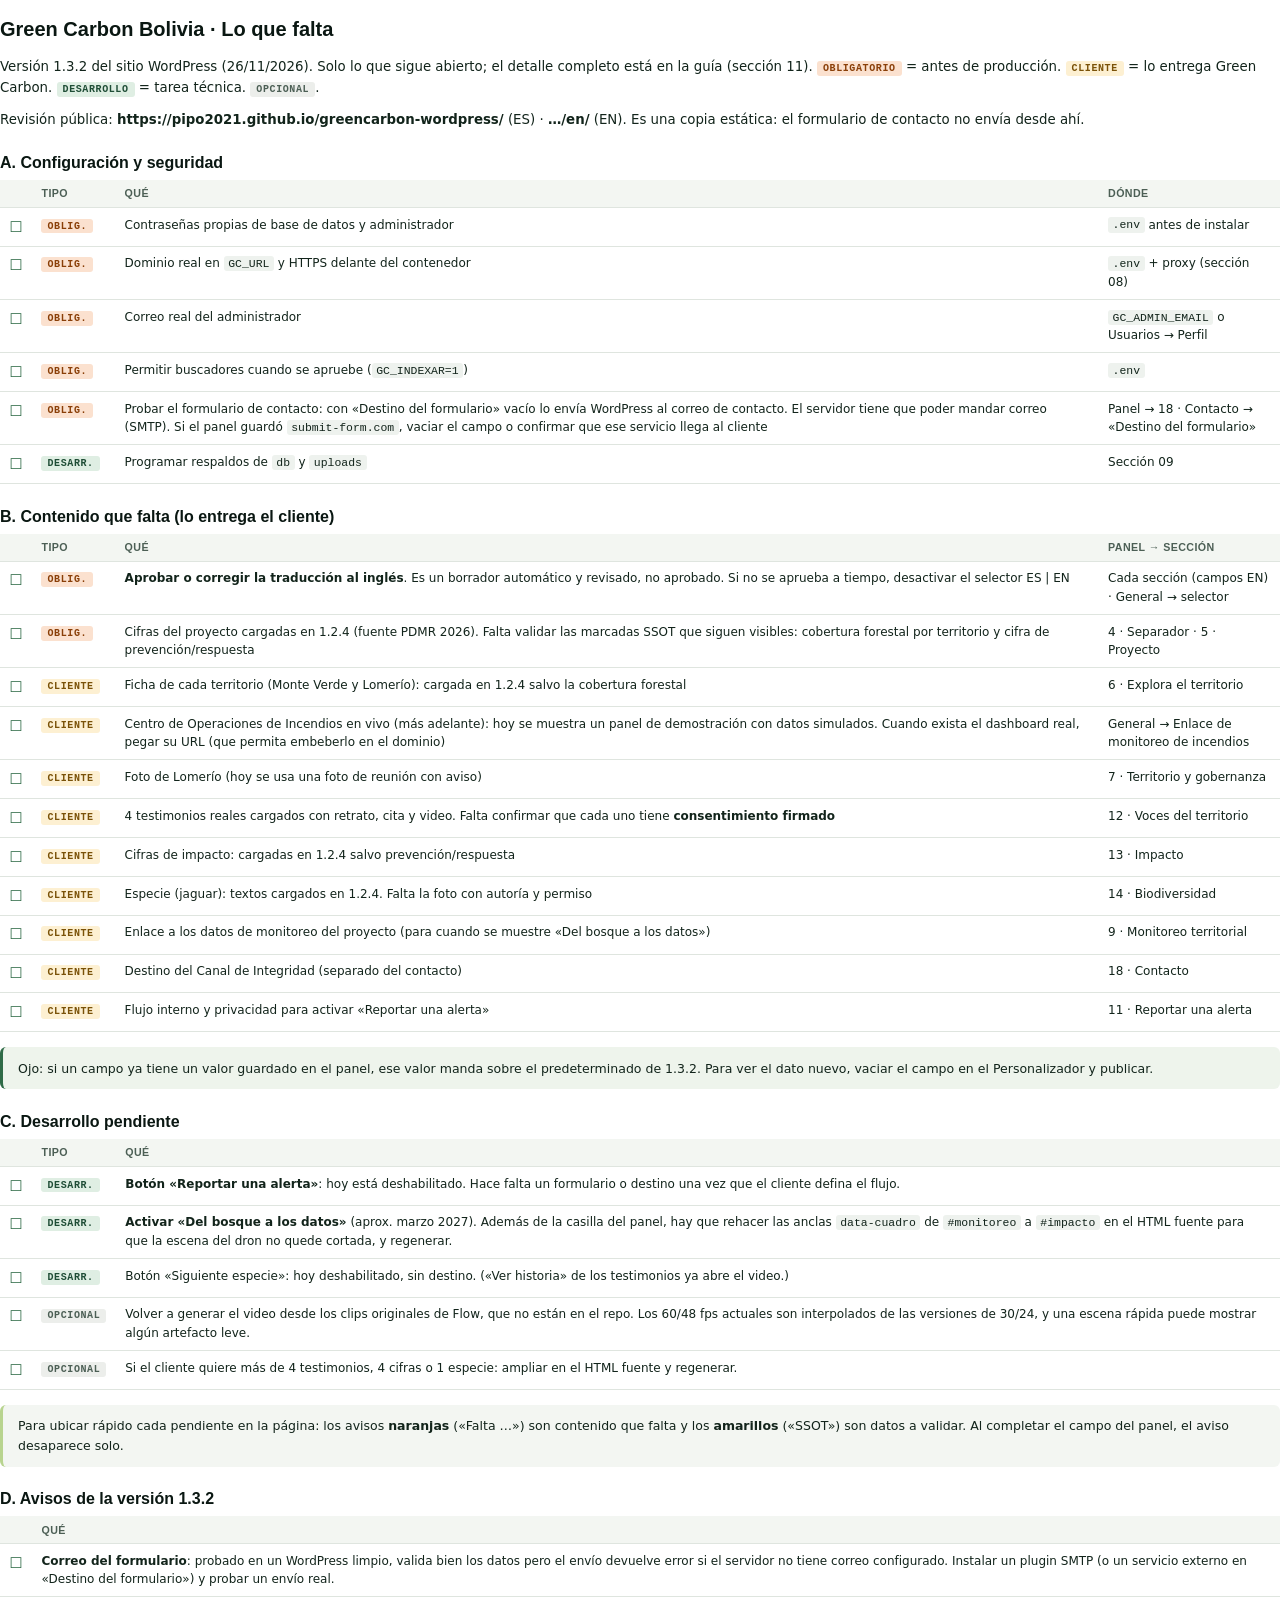
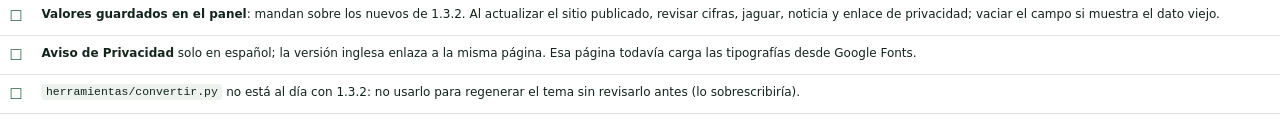
<file: docs/pendientes.html>
<!doctype html>
<html lang="es">
<head>
<meta charset="utf-8">
<title>Pendientes · Green Carbon WordPress v1.3.2</title>
<style>
:root { --noche: #0a1712; --verde: #2f6b47; --liquen: #b8d48f; --tinta: #12241b; --tinta-2: #4c5f55; --linea: #dfe5df; --papel: #fbfaf6; --aviso: #b4570f; --sol: #f2b45a; }
@page { size: A4; margin: 20mm 18mm 20mm 18mm;
  @bottom-left { content: "Green Carbon Bolivia · Pendientes v1.3.2"; font: 8pt Inter, sans-serif; color: #7b8a82; }
  @bottom-right { content: counter(page) " / " counter(pages); font: 8pt Inter, sans-serif; color: #7b8a82; } }
@page :first { margin: 0; @bottom-left { content: none; } @bottom-right { content: none; } }
* { box-sizing: border-box; }
body { margin: 0; font: 10pt/1.55 Inter, system-ui, sans-serif; color: var(--tinta); -webkit-print-color-adjust: exact; print-color-adjust: exact; }
h1, h2, h3 { font-family: 'Inter Tight', Inter, sans-serif; line-height: 1.2; color: var(--noche); }
h2 { font-size: 18pt; margin: 0 0 4mm; padding-top: 2mm; break-after: avoid; }
h2 .n { color: var(--verde); font-weight: 500; margin-right: 6px; }
h3 { font-size: 12pt; margin: 6mm 0 2mm; break-after: avoid; }
p { margin: 0 0 3mm; }
ul, ol { margin: 0 0 3mm; padding-left: 5.5mm; }
li { margin-bottom: 1.2mm; }
code, .mono { font: 8.6pt/1.4 'JetBrains Mono', ui-monospace, monospace; }
p code, li code, td code { background: #eef2ee; padding: 0.3mm 1.2mm; border-radius: 3px; }
pre { font: 8.6pt/1.5 'JetBrains Mono', monospace; background: var(--noche); color: #e6efe8; padding: 3.5mm 4mm; border-radius: 6px; margin: 0 0 4mm; white-space: pre-wrap; word-break: break-word; break-inside: avoid; }
pre .c { color: #8fa79a; }
table { width: 100%; border-collapse: collapse; margin: 0 0 4mm; font-size: 9pt; break-inside: auto; }
th, td { text-align: left; vertical-align: top; padding: 2mm 2.5mm; border-bottom: 1px solid var(--linea); }
th { font: 600 8pt 'Inter Tight', sans-serif; text-transform: uppercase; letter-spacing: .04em; color: var(--tinta-2); background: #f3f6f2; }
tr { break-inside: avoid; }
section { break-before: page; }
.portada { height: 297mm; background: var(--noche); color: #eef3ef; padding: 30mm 22mm; display: flex; flex-direction: column; justify-content: space-between;
  background-image: radial-gradient(120% 70% at 90% 0%, rgba(47,107,71,.55), transparent 60%); }
.portada .chip { font: 500 8pt 'JetBrains Mono', monospace; letter-spacing: .14em; text-transform: uppercase; color: var(--liquen); border: 1px solid rgba(184,212,143,.4); border-radius: 4px; padding: 1.2mm 2.4mm; display: inline-block; }
.portada h1 { color: #fff; font-size: 34pt; margin: 8mm 0 4mm; letter-spacing: -.02em; }
.portada h1 em { font-style: normal; color: var(--liquen); }
.portada .sub { font-size: 13pt; color: #a9bcb1; max-width: 140mm; }
.portada dl { display: grid; grid-template-columns: 38mm 1fr; gap: 2mm 6mm; font-size: 9.5pt; color: #cfdcd3; margin: 0; }
.portada dt { color: #8fa79a; font: 500 8pt 'JetBrains Mono', monospace; letter-spacing: .1em; text-transform: uppercase; padding-top: 1mm; }
.portada dd { margin: 0; }
.indice { columns: 2; column-gap: 10mm; padding: 0; list-style: none; counter-reset: i; }
.indice li { counter-increment: i; padding: 1.6mm 0; border-bottom: 1px solid var(--linea); break-inside: avoid; }
.indice li::before { content: counter(i, decimal-leading-zero); font: 500 8.5pt 'JetBrains Mono', monospace; color: var(--verde); margin-right: 3mm; }
.nota, .alerta, .ok { border-radius: 6px; padding: 3mm 4mm; margin: 0 0 4mm; break-inside: avoid; font-size: 9.4pt; }
.nota { background: #eef4ec; border-left: 3px solid var(--verde); }
.alerta { background: #fdf1e6; border-left: 3px solid var(--aviso); }
.ok { background: #f3f6f2; border-left: 3px solid var(--liquen); }
figure { margin: 0 0 5mm; break-inside: avoid; }
figure img { width: auto; max-width: 100%; max-height: 88mm; border: 1px solid var(--linea); border-radius: 6px; display: block; }
figcaption { font-size: 8.5pt; color: var(--tinta-2); margin-top: 1.5mm; }
.dos { display: grid; grid-template-columns: 1fr 1fr; gap: 5mm; }
.paso { display: grid; grid-template-columns: 8mm 1fr; gap: 3mm; margin-bottom: 3mm; break-inside: avoid; }
.paso .num { width: 7mm; height: 7mm; border-radius: 50%; background: var(--noche); color: var(--liquen); font: 600 9pt 'Inter Tight', sans-serif; display: grid; place-items: center; }
.paso p:last-child, .paso pre:last-child { margin-bottom: 0; }
.tag { display: inline-block; font: 600 7.5pt 'JetBrains Mono', monospace; letter-spacing: .06em; text-transform: uppercase; padding: .5mm 1.6mm; border-radius: 3px; white-space: nowrap; }
.tag.ob { background: #fbe1cf; color: #8a3f08; }
.tag.cl { background: #fdf0d2; color: #7a5208; }
.tag.dev { background: #dfeee3; color: #1f4d36; }
.tag.op { background: #eceeeb; color: #4c5f55; }
.check td:first-child { width: 6mm; font-size: 11pt; color: var(--verde); }
.diagrama { display: flex; align-items: stretch; gap: 2mm; margin: 0 0 4mm; font-size: 8.6pt; break-inside: avoid; }
.diagrama div { flex: 1; border: 1px solid var(--linea); border-radius: 6px; padding: 2.5mm; background: #f8faf7; }
.diagrama b { display: block; font-family: 'Inter Tight', sans-serif; margin-bottom: 1mm; }
.diagrama .flecha { flex: 0 0 5mm; border: 0; background: none; display: grid; place-items: center; color: var(--verde); font-size: 13pt; padding: 0; }
</style>
</head>
<body>
<section>
  <h1>Green Carbon Bolivia · Lo que falta</h1>
  <p>Versión 1.3.2 del sitio WordPress (26/11/2026). Solo lo que sigue abierto; el detalle completo está en la guía (sección 11). <span class="tag ob">Obligatorio</span> = antes de producción. <span class="tag cl">Cliente</span> = lo entrega Green Carbon. <span class="tag dev">Desarrollo</span> = tarea técnica. <span class="tag op">Opcional</span>.</p>
  <p>Revisión pública: <b>https://pipo2021.github.io/greencarbon-wordpress/</b> (ES) · <b>…/en/</b> (EN). Es una copia estática: el formulario de contacto no envía desde ahí.</p>
  <h3>A. Configuración y seguridad</h3>
  <table class="check">
    <tr><th></th><th style="width:22mm">Tipo</th><th>Qué</th><th style="width:48mm">Dónde</th></tr>
    <tr><td>☐</td><td><span class="tag ob">Oblig.</span></td><td>Contraseñas propias de base de datos y administrador</td><td><code>.env</code> antes de instalar</td></tr>
    <tr><td>☐</td><td><span class="tag ob">Oblig.</span></td><td>Dominio real en <code>GC_URL</code> y HTTPS delante del contenedor</td><td><code>.env</code> + proxy (sección 08)</td></tr>
    <tr><td>☐</td><td><span class="tag ob">Oblig.</span></td><td>Correo real del administrador</td><td><code>GC_ADMIN_EMAIL</code> o Usuarios → Perfil</td></tr>
    <tr><td>☐</td><td><span class="tag ob">Oblig.</span></td><td>Permitir buscadores cuando se apruebe (<code>GC_INDEXAR=1</code>)</td><td><code>.env</code></td></tr>
    <tr><td>☐</td><td><span class="tag ob">Oblig.</span></td><td>Probar el formulario de contacto: con «Destino del formulario» vacío lo envía WordPress al correo de contacto. El servidor tiene que poder mandar correo (SMTP). Si el panel guardó <code>submit-form.com</code>, vaciar el campo o confirmar que ese servicio llega al cliente</td><td>Panel → 18 · Contacto → «Destino del formulario»</td></tr>
    <tr><td>☐</td><td><span class="tag dev">Desarr.</span></td><td>Programar respaldos de <code>db</code> y <code>uploads</code></td><td>Sección 09</td></tr>
  </table>

  <h3>B. Contenido que falta (lo entrega el cliente)</h3>
  <table class="check">
    <tr><th></th><th style="width:22mm">Tipo</th><th>Qué</th><th style="width:48mm">Panel → sección</th></tr>
    <tr><td>☐</td><td><span class="tag ob">Oblig.</span></td><td><b>Aprobar o corregir la traducción al inglés</b>. Es un borrador automático y revisado, no aprobado. Si no se aprueba a tiempo, desactivar el selector ES | EN</td><td>Cada sección (campos EN) · General → selector</td></tr>
    <tr><td>☐</td><td><span class="tag ob">Oblig.</span></td><td>Cifras del proyecto cargadas en 1.2.4 (fuente PDMR 2026). Falta validar las marcadas SSOT que siguen visibles: cobertura forestal por territorio y cifra de prevención/respuesta</td><td>4 · Separador · 5 · Proyecto</td></tr>
    <tr><td>☐</td><td><span class="tag cl">Cliente</span></td><td>Ficha de cada territorio (Monte Verde y Lomerío): cargada en 1.2.4 salvo la cobertura forestal</td><td>6 · Explora el territorio</td></tr>
    <tr><td>☐</td><td><span class="tag cl">Cliente</span></td><td>Centro de Operaciones de Incendios en vivo (más adelante): hoy se muestra un panel de demostración con datos simulados. Cuando exista el dashboard real, pegar su URL (que permita embeberlo en el dominio)</td><td>General → Enlace de monitoreo de incendios</td></tr>
    <tr><td>☐</td><td><span class="tag cl">Cliente</span></td><td>Foto de Lomerío (hoy se usa una foto de reunión con aviso)</td><td>7 · Territorio y gobernanza</td></tr>
    <tr><td>☐</td><td><span class="tag cl">Cliente</span></td><td>4 testimonios reales cargados con retrato, cita y video. Falta confirmar que cada uno tiene <b>consentimiento firmado</b></td><td>12 · Voces del territorio</td></tr>
    <tr><td>☐</td><td><span class="tag cl">Cliente</span></td><td>Cifras de impacto: cargadas en 1.2.4 salvo prevención/respuesta</td><td>13 · Impacto</td></tr>
    <tr><td>☐</td><td><span class="tag cl">Cliente</span></td><td>Especie (jaguar): textos cargados en 1.2.4. Falta la foto con autoría y permiso</td><td>14 · Biodiversidad</td></tr>
    <tr><td>☐</td><td><span class="tag cl">Cliente</span></td><td>Enlace a los datos de monitoreo del proyecto (para cuando se muestre «Del bosque a los datos»)</td><td>9 · Monitoreo territorial</td></tr>
    <tr><td>☐</td><td><span class="tag cl">Cliente</span></td><td>Destino del Canal de Integridad (separado del contacto)</td><td>18 · Contacto</td></tr>
    <tr><td>☐</td><td><span class="tag cl">Cliente</span></td><td>Flujo interno y privacidad para activar «Reportar una alerta»</td><td>11 · Reportar una alerta</td></tr>
  </table>
  <p class="nota">Ojo: si un campo ya tiene un valor guardado en el panel, ese valor manda sobre el predeterminado de 1.3.2. Para ver el dato nuevo, vaciar el campo en el Personalizador y publicar.</p>

  <h3>C. Desarrollo pendiente</h3>
  <table class="check">
    <tr><th></th><th style="width:22mm">Tipo</th><th>Qué</th></tr>
    <tr><td>☐</td><td><span class="tag dev">Desarr.</span></td><td><b>Botón «Reportar una alerta»</b>: hoy está deshabilitado. Hace falta un formulario o destino una vez que el cliente defina el flujo.</td></tr>
    <tr><td>☐</td><td><span class="tag dev">Desarr.</span></td><td><b>Activar «Del bosque a los datos»</b> (aprox. marzo 2027). Además de la casilla del panel, hay que rehacer las anclas <code>data-cuadro</code> de <code>#monitoreo</code> a <code>#impacto</code> en el HTML fuente para que la escena del dron no quede cortada, y regenerar.</td></tr>
    <tr><td>☐</td><td><span class="tag dev">Desarr.</span></td><td>Botón «Siguiente especie»: hoy deshabilitado, sin destino. («Ver historia» de los testimonios ya abre el video.)</td></tr>
    <tr><td>☐</td><td><span class="tag op">Opcional</span></td><td>Volver a generar el video desde los clips originales de Flow, que no están en el repo. Los 60/48 fps actuales son interpolados de las versiones de 30/24, y una escena rápida puede mostrar algún artefacto leve.</td></tr>
    <tr><td>☐</td><td><span class="tag op">Opcional</span></td><td>Si el cliente quiere más de 4 testimonios, 4 cifras o 1 especie: ampliar en el HTML fuente y regenerar.</td></tr>
  </table>
  <div class="ok">Para ubicar rápido cada pendiente en la página: los avisos <b>naranjas</b> («Falta …») son contenido que falta y los <b>amarillos</b> («SSOT») son datos a validar. Al completar el campo del panel, el aviso desaparece solo.</div>

  <h3>D. Avisos de la versión 1.3.2</h3>
  <table class="check">
    <tr><th></th><th>Qué</th></tr>
    <tr><td>☐</td><td><b>Correo del formulario</b>: probado en un WordPress limpio, valida bien los datos pero el envío devuelve error si el servidor no tiene correo configurado. Instalar un plugin SMTP (o un servicio externo en «Destino del formulario») y probar un envío real.</td></tr>
    <tr><td>☐</td><td><b>Valores guardados en el panel</b>: mandan sobre los nuevos de 1.3.2. Al actualizar el sitio publicado, revisar cifras, jaguar, noticia y enlace de privacidad; vaciar el campo si muestra el dato viejo.</td></tr>
    <tr><td>☐</td><td><b>Aviso de Privacidad</b> solo en español; la versión inglesa enlaza a la misma página. Esa página todavía carga las tipografías desde Google Fonts.</td></tr>
    <tr><td>☐</td><td><code>herramientas/convertir.py</code> no está al día con 1.3.2: no usarlo para regenerar el tema sin revisarlo antes (lo sobrescribiría).</td></tr>
  </table>
</section>
</body>
</html>
</file>
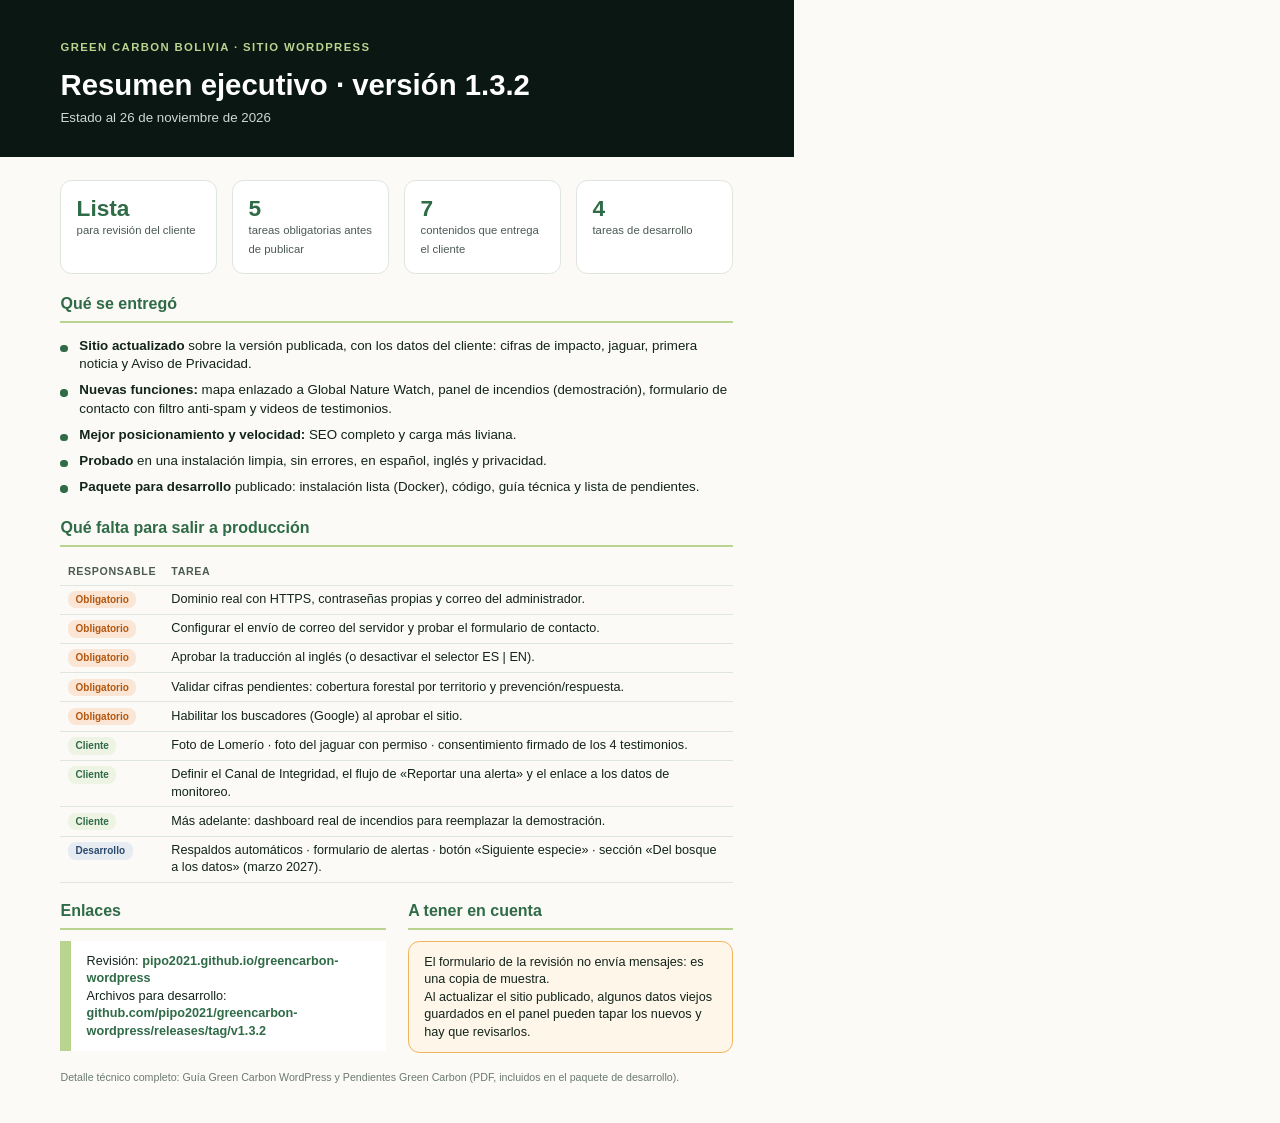
<file: docs/resumen-ejecutivo.html>
<!doctype html>
<html lang="es"><head><meta charset="utf-8"><title>Resumen ejecutivo · Green Carbon WordPress v1.3.2</title>
<style>
@page{size:A4;margin:0}
:root{--noche:#0a1712;--verde:#2f6b47;--liquen:#b8d48f;--tinta:#12241b;--linea:#dfe5df;--papel:#fbfaf6;--aviso:#b4570f;--sol:#f2b45a}
*{box-sizing:border-box;margin:0;padding:0}
body{font-family:'Inter Tight',Inter,'Helvetica Neue',Arial,sans-serif;color:var(--tinta);background:var(--papel);font-size:10pt;line-height:1.38}
.hoja{width:210mm;height:297mm;overflow:hidden;padding:0}
header{background:var(--noche);color:#fff;padding:10mm 16mm 8mm}
header small{color:var(--liquen);letter-spacing:.12em;text-transform:uppercase;font-size:8.5pt;font-weight:600}
header h1{font-size:22pt;line-height:1.15;margin:3mm 0 2mm;font-weight:700}
header p{color:#cfd8d2;font-size:10pt}
main{padding:6mm 16mm 0}
.estado{display:grid;grid-template-columns:repeat(4,1fr);gap:4mm;margin-bottom:5mm}
.k{border:1px solid var(--linea);border-radius:3mm;padding:4mm;background:#fff}
.k b{display:block;font-size:17pt;color:var(--verde);line-height:1.1}
.k span{font-size:8.5pt;color:#4b5b52}
h2{font-size:12pt;color:var(--verde);border-bottom:2px solid var(--liquen);padding-bottom:1.5mm;margin:0 0 3mm}
section{margin-bottom:4.5mm}
ul{list-style:none}
li{padding:.8mm 0 1.2mm 5mm;position:relative}
li::before{content:"";position:absolute;left:0;top:2.9mm;width:2mm;height:2mm;border-radius:50%;background:var(--verde)}
.dos{display:grid;grid-template-columns:1fr 1fr;gap:6mm}
table{width:100%;border-collapse:collapse;font-size:9.5pt}
th{text-align:left;font-size:8pt;text-transform:uppercase;letter-spacing:.06em;color:#4b5b52;padding:1.5mm 2mm;border-bottom:1px solid var(--linea)}
td{padding:1.4mm 2mm;border-bottom:1px solid var(--linea);vertical-align:top}
.t{display:inline-block;font-size:7.5pt;font-weight:700;padding:.5mm 2mm;border-radius:2mm;white-space:nowrap}
.ob{background:#fbe6d6;color:var(--aviso)}.cl{background:#eef4e3;color:var(--verde)}.de{background:#e7ecf3;color:#2c4a6b}
.links{background:#fff;border-left:3mm solid var(--liquen);padding:3mm 4mm;font-size:9.5pt}
.links a{color:var(--verde);text-decoration:none;font-weight:600}
.riesgo{background:#fff6ea;border:1px solid var(--sol);border-radius:3mm;padding:3mm 4mm;font-size:9.5pt}
footer{padding:0 16mm;font-size:8pt;color:#6b7a71}
</style></head><body><div class="hoja">
<header>
  <small>Green Carbon Bolivia · Sitio WordPress</small>
  <h1>Resumen ejecutivo · versión 1.3.2</h1>
  <p>Estado al 26 de noviembre de 2026</p>
</header>
<main>
  <div class="estado">
    <div class="k"><b>Lista</b><span>para revisión del cliente</span></div>
    <div class="k"><b>5</b><span>tareas obligatorias antes de publicar</span></div>
    <div class="k"><b>7</b><span>contenidos que entrega el cliente</span></div>
    <div class="k"><b>4</b><span>tareas de desarrollo</span></div>
  </div>

  <section>
    <h2>Qué se entregó</h2>
    <ul>
      <li><b>Sitio actualizado</b> sobre la versión publicada, con los datos del cliente: cifras de impacto, jaguar, primera noticia y Aviso de Privacidad.</li>
      <li><b>Nuevas funciones:</b> mapa enlazado a Global Nature Watch, panel de incendios (demostración), formulario de contacto con filtro anti-spam y videos de testimonios.</li>
      <li><b>Mejor posicionamiento y velocidad:</b> SEO completo y carga más liviana.</li>
      <li><b>Probado</b> en una instalación limpia, sin errores, en español, inglés y privacidad.</li>
      <li><b>Paquete para desarrollo</b> publicado: instalación lista (Docker), código, guía técnica y lista de pendientes.</li>
    </ul>
  </section>

  <section>
    <h2>Qué falta para salir a producción</h2>
    <table>
      <tr><th style="width:22mm">Responsable</th><th>Tarea</th></tr>
      <tr><td><span class="t ob">Obligatorio</span></td><td>Dominio real con HTTPS, contraseñas propias y correo del administrador.</td></tr>
      <tr><td><span class="t ob">Obligatorio</span></td><td>Configurar el envío de correo del servidor y probar el formulario de contacto.</td></tr>
      <tr><td><span class="t ob">Obligatorio</span></td><td>Aprobar la traducción al inglés (o desactivar el selector ES | EN).</td></tr>
      <tr><td><span class="t ob">Obligatorio</span></td><td>Validar cifras pendientes: cobertura forestal por territorio y prevención/respuesta.</td></tr>
      <tr><td><span class="t ob">Obligatorio</span></td><td>Habilitar los buscadores (Google) al aprobar el sitio.</td></tr>
      <tr><td><span class="t cl">Cliente</span></td><td>Foto de Lomerío · foto del jaguar con permiso · consentimiento firmado de los 4 testimonios.</td></tr>
      <tr><td><span class="t cl">Cliente</span></td><td>Definir el Canal de Integridad, el flujo de «Reportar una alerta» y el enlace a los datos de monitoreo.</td></tr>
      <tr><td><span class="t cl">Cliente</span></td><td>Más adelante: dashboard real de incendios para reemplazar la demostración.</td></tr>
      <tr><td><span class="t de">Desarrollo</span></td><td>Respaldos automáticos · formulario de alertas · botón «Siguiente especie» · sección «Del bosque a los datos» (marzo 2027).</td></tr>
    </table>
  </section>

  <div class="dos">
    <section>
      <h2>Enlaces</h2>
      <div class="links">
        Revisión: <a href="https://pipo2021.github.io/greencarbon-wordpress/">pipo2021.github.io/greencarbon-wordpress</a><br>
        Archivos para desarrollo: <a href="https://github.com/pipo2021/greencarbon-wordpress/releases/tag/v1.3.2">github.com/pipo2021/greencarbon-wordpress/releases/tag/v1.3.2</a>
      </div>
    </section>
    <section>
      <h2>A tener en cuenta</h2>
      <div class="riesgo">
        El formulario de la revisión no envía mensajes: es una copia de muestra.<br>
        Al actualizar el sitio publicado, algunos datos viejos guardados en el panel pueden tapar los nuevos y hay que revisarlos.
      </div>
    </section>
  </div>
</main>
<footer>Detalle técnico completo: Guía Green Carbon WordPress y Pendientes Green Carbon (PDF, incluidos en el paquete de desarrollo).</footer>
</div></body></html>
</file>
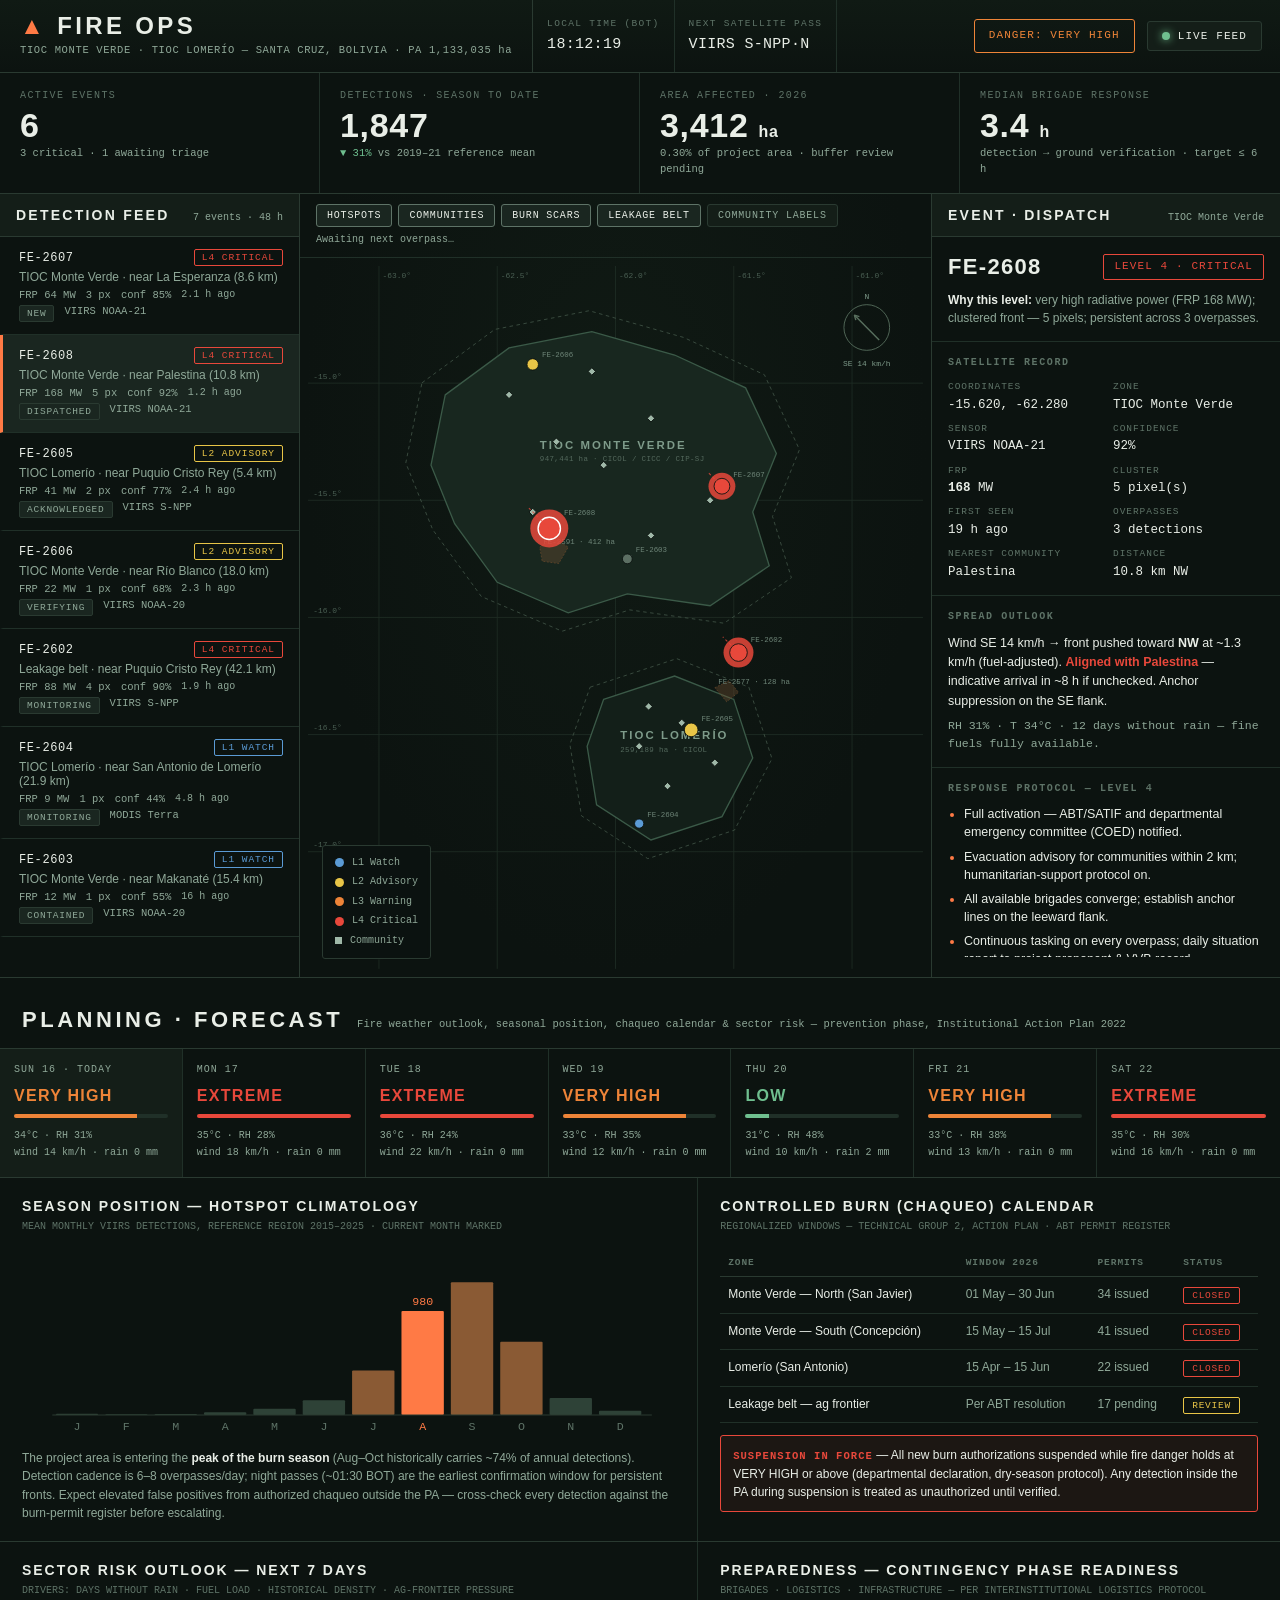
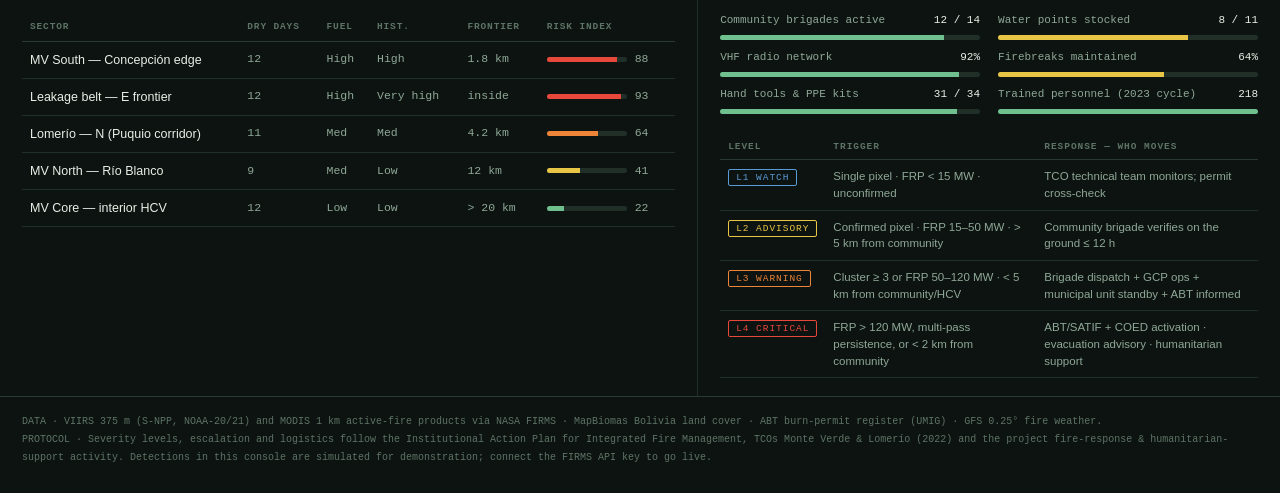
<file: tema/greencarbon/panel.html>
<!DOCTYPE html>
<html lang="en">
<head>
<meta charset="UTF-8">
<meta name="viewport" content="width=device-width, initial-scale=1.0">
<title>FIRE OPS · Monte Verde & Lomerío — Integrated Fire Management Console</title>
<style>
  :root{
    --ink:#0C1310;          /* canopy ink — page base */
    --panel:#141E18;        /* understory — panel surface */
    --panel-2:#1A2620;      /* raised surface */
    --line:#2A3A31;         /* ledger line */
    --line-soft:#203028;
    --chalk:#E9EEE7;        /* primary text */
    --moss:#8FA898;         /* secondary text */
    --moss-dim:#5E7367;
    --ok:#6FBF8F;           /* system live / contained */
    --sev1:#5B9BD5;         /* watch */
    --sev2:#E8C547;         /* advisory */
    --sev3:#EE8438;         /* warning */
    --sev4:#E8483B;         /* critical */
    --ember:#FF7A45;
    --font-display:"Avenir Next Condensed","Arial Narrow","Helvetica Neue Condensed","Segoe UI",Arial,sans-serif;
    --font-body:"Avenir Next","Segoe UI","Helvetica Neue",Arial,sans-serif;
    --font-mono:ui-monospace,"SF Mono","Cascadia Mono","Roboto Mono",Consolas,"Courier New",monospace;
  }
  *{box-sizing:border-box;margin:0;padding:0}
  html{scroll-behavior:smooth}
  body{
    background:var(--ink);
    color:var(--chalk);
    font-family:var(--font-body);
    font-size:14px;
    line-height:1.45;
    min-height:100vh;
  }
  ::selection{background:#3d5748;color:#fff}
  button{font-family:inherit;cursor:pointer}
  :focus-visible{outline:2px solid var(--sev2);outline-offset:2px}

  /* ---------- command bar ---------- */
  .commandbar{
    display:flex;align-items:stretch;gap:0;
    border-bottom:1px solid var(--line);
    background:linear-gradient(180deg,#101A14 0%,#0C1310 100%);
    position:sticky;top:0;z-index:50;
  }
  .cb-brand{padding:14px 20px;border-right:1px solid var(--line);min-width:280px}
  .cb-brand h1{
    font-family:var(--font-display);
    font-size:24px;font-weight:700;letter-spacing:.14em;text-transform:uppercase;line-height:1;
  }
  .cb-brand h1 .flame{color:var(--ember)}
  .cb-brand .sub{
    font-family:var(--font-mono);font-size:10.5px;color:var(--moss);
    letter-spacing:.06em;margin-top:5px;
  }
  .cb-cells{display:flex;flex:1;flex-wrap:wrap}
  .cb-cell{
    padding:12px 18px;border-right:1px solid var(--line-soft);
    display:flex;flex-direction:column;justify-content:center;min-width:130px;
  }
  .cb-label{font-family:var(--font-mono);font-size:9.5px;letter-spacing:.14em;text-transform:uppercase;color:var(--moss-dim)}
  .cb-value{font-family:var(--font-mono);font-size:15px;margin-top:3px;letter-spacing:.02em}
  .cb-value .unit{font-size:10.5px;color:var(--moss)}
  .cb-live{margin-left:auto;display:flex;align-items:center;padding:0 18px;gap:12px}
  .live-toggle{
    display:flex;align-items:center;gap:8px;
    background:var(--panel);border:1px solid var(--line);color:var(--chalk);
    padding:8px 14px;border-radius:3px;
    font-family:var(--font-mono);font-size:11px;letter-spacing:.1em;text-transform:uppercase;
  }
  .live-toggle .dot{width:8px;height:8px;border-radius:50%;background:var(--ok);box-shadow:0 0 8px var(--ok)}
  .live-toggle.paused .dot{background:var(--moss-dim);box-shadow:none}
  @media (prefers-reduced-motion:no-preference){
    .live-toggle:not(.paused) .dot{animation:blink 1.6s infinite}
  }
  @keyframes blink{0%,100%{opacity:1}50%{opacity:.35}}

  .danger-chip{
    font-family:var(--font-mono);font-size:11px;letter-spacing:.1em;text-transform:uppercase;
    padding:8px 14px;border-radius:3px;border:1px solid;
  }

  /* ---------- kpi strip ---------- */
  .kpis{
    display:grid;grid-template-columns:repeat(4,1fr);
    border-bottom:1px solid var(--line);
  }
  .kpi{padding:16px 20px;border-right:1px solid var(--line-soft)}
  .kpi:last-child{border-right:none}
  .kpi .k-label{font-family:var(--font-mono);font-size:10px;letter-spacing:.14em;text-transform:uppercase;color:var(--moss-dim)}
  .kpi .k-value{font-family:var(--font-display);font-size:34px;font-weight:700;line-height:1.05;margin-top:4px;letter-spacing:.02em}
  .kpi .k-note{font-family:var(--font-mono);font-size:10.5px;color:var(--moss);margin-top:3px}
  .kpi .up{color:var(--sev3)} .kpi .down{color:var(--ok)}

  /* ---------- main ops grid ---------- */
  .ops{
    display:grid;
    grid-template-columns:300px 1fr 348px;
    min-height:600px;
  }
  .col{border-right:1px solid var(--line);display:flex;flex-direction:column;min-width:0}
  .col:last-child{border-right:none}
  .col-head{
    padding:11px 16px;border-bottom:1px solid var(--line);
    display:flex;align-items:baseline;justify-content:space-between;gap:8px;
    background:var(--panel);
  }
  .col-head h2{
    font-family:var(--font-display);font-size:14px;font-weight:700;
    letter-spacing:.16em;text-transform:uppercase;
  }
  .col-head .meta{font-family:var(--font-mono);font-size:10px;color:var(--moss)}

  /* feed */
  .feed{overflow-y:auto;max-height:720px;flex:1}
  .feed::-webkit-scrollbar{width:8px}
  .feed::-webkit-scrollbar-thumb{background:var(--line);border-radius:4px}
  .feed-item{
    width:100%;text-align:left;background:none;border:none;color:var(--chalk);
    padding:12px 16px;border-bottom:1px solid var(--line-soft);
    border-left:3px solid transparent;
    display:block;transition:background .15s;
  }
  .feed-item:hover{background:var(--panel)}
  .feed-item.selected{background:var(--panel-2);border-left-color:var(--ember)}
  .feed-item .fi-top{display:flex;justify-content:space-between;align-items:center;gap:6px}
  .feed-item .fi-id{font-family:var(--font-mono);font-size:12px;letter-spacing:.05em}
  .feed-item .fi-time{font-family:var(--font-mono);font-size:10px;color:var(--moss)}
  .feed-item .fi-loc{font-size:12px;color:var(--moss);margin-top:4px}
  .feed-item .fi-data{font-family:var(--font-mono);font-size:10.5px;color:var(--moss);margin-top:5px;display:flex;gap:10px;flex-wrap:wrap}
  .feed-item.is-new{animation:flash-in 1.2s ease-out}
  @keyframes flash-in{0%{background:#3a2a18}100%{background:transparent}}
  @media (prefers-reduced-motion:reduce){.feed-item.is-new{animation:none}}

  .sev-tag{
    font-family:var(--font-mono);font-size:9.5px;letter-spacing:.1em;text-transform:uppercase;
    padding:2px 7px;border-radius:2px;border:1px solid;white-space:nowrap;
  }
  .status-tag{
    font-family:var(--font-mono);font-size:9.5px;letter-spacing:.08em;text-transform:uppercase;
    padding:2px 7px;border-radius:2px;background:var(--panel-2);color:var(--moss);border:1px solid var(--line);
    white-space:nowrap;
  }

  /* map */
  .mapcol{background:radial-gradient(ellipse at 50% 30%, #101a14 0%, var(--ink) 70%)}
  .map-toolbar{
    display:flex;gap:6px;flex-wrap:wrap;padding:10px 16px;border-bottom:1px solid var(--line-soft);
    align-items:center;
  }
  .layer-btn{
    font-family:var(--font-mono);font-size:10px;letter-spacing:.08em;text-transform:uppercase;
    background:var(--panel);color:var(--moss);border:1px solid var(--line);
    padding:5px 10px;border-radius:3px;
  }
  .layer-btn.on{color:var(--chalk);border-color:var(--moss-dim);background:var(--panel-2)}
  .map-toolbar .spacer{flex:1}
  .map-toolbar .passinfo{font-family:var(--font-mono);font-size:10px;color:var(--moss)}
  .mapwrap{position:relative;flex:1;min-height:480px;padding:8px}
  #map{width:100%;height:100%;min-height:470px;display:block}

  .map-legend{
    position:absolute;bottom:18px;left:22px;
    background:rgba(12,19,16,.88);border:1px solid var(--line);border-radius:3px;
    padding:10px 12px;font-family:var(--font-mono);font-size:10px;color:var(--moss);
    backdrop-filter:blur(2px);
  }
  .map-legend .row{display:flex;align-items:center;gap:8px;margin-top:5px}
  .map-legend .row:first-child{margin-top:0}
  .map-legend .swatch{width:9px;height:9px;border-radius:50%;flex:none}

  /* svg map elements */
  .graticule{stroke:#1E2C24;stroke-width:1}
  .grat-label{fill:#4A5F53;font-family:var(--font-mono);font-size:9px}
  .tioc{fill:#18271F;stroke:#3B5A48;stroke-width:1.5}
  .tioc.dim{fill:#131F19}
  .tioc-label{fill:#7E9B8A;font-family:var(--font-display);font-weight:700;letter-spacing:.18em;font-size:13px;text-transform:uppercase}
  .tioc-sub{fill:#54695D;font-family:var(--font-mono);font-size:8.5px;letter-spacing:.05em}
  .belt{fill:none;stroke:#3E5044;stroke-width:1;stroke-dasharray:4 4}
  .community{fill:#9FB8A8;stroke:#0C1310;stroke-width:1}
  .community-label{fill:#6E8578;font-family:var(--font-mono);font-size:8.5px}
  .scar{fill:rgba(120,84,52,.35);stroke:#6b4a2c;stroke-width:.8;stroke-dasharray:2 2}
  .fire-halo{opacity:.85}
  @media (prefers-reduced-motion:no-preference){
    .fire-halo{animation:halo 2.2s ease-out infinite}
  }
  @keyframes halo{0%{opacity:.75;transform:scale(.6)}100%{opacity:0;transform:scale(1.9)}}
  .fire-dot{stroke:#0C1310;stroke-width:1;cursor:pointer}
  .fire-dot.selected{stroke:#fff;stroke-width:1.6}
  .sweep{stroke:#7FD8A8;stroke-width:1.4;opacity:0}
  .sweep-glow{stroke:rgba(127,216,168,.16);stroke-width:26;opacity:0}
  .windrose text{fill:#7E9B8A;font-family:var(--font-mono);font-size:9px}
  .windrose path,.windrose line,.windrose circle{stroke:#59705F}

  /* detail column */
  .detail{overflow-y:auto;max-height:720px;flex:1}
  .detail::-webkit-scrollbar{width:8px}
  .detail::-webkit-scrollbar-thumb{background:var(--line);border-radius:4px}
  .d-empty{padding:40px 24px;color:var(--moss);font-size:13px;text-align:center}
  .d-block{padding:14px 16px;border-bottom:1px solid var(--line-soft)}
  .d-block h3{
    font-family:var(--font-mono);font-size:10px;letter-spacing:.16em;text-transform:uppercase;
    color:var(--moss-dim);margin-bottom:9px;
  }
  .d-title{display:flex;justify-content:space-between;align-items:center;gap:8px}
  .d-title .id{font-family:var(--font-display);font-size:22px;font-weight:700;letter-spacing:.06em}
  .d-grid{display:grid;grid-template-columns:1fr 1fr;gap:8px 14px}
  .d-kv .l{font-family:var(--font-mono);font-size:9.5px;letter-spacing:.1em;text-transform:uppercase;color:var(--moss-dim)}
  .d-kv .v{font-family:var(--font-mono);font-size:12.5px;margin-top:2px}
  .d-kv .v small{color:var(--moss);font-size:10px}
  .sev-rationale{font-size:12px;color:var(--moss);margin-top:8px;line-height:1.5}
  .sev-rationale b{color:var(--chalk);font-weight:600}
  .protocol li{font-size:12.5px;margin:6px 0 6px 16px;color:var(--chalk)}
  .protocol li::marker{color:var(--ember)}
  .spread{font-size:12.5px;color:var(--chalk);line-height:1.55}
  .spread .mono{font-family:var(--font-mono);font-size:11.5px;color:var(--moss)}

  .alert-msg{
    font-family:var(--font-mono);font-size:11.5px;line-height:1.6;
    background:var(--ink);border:1px solid var(--line);border-radius:3px;
    padding:12px;white-space:pre-wrap;color:#D9E2D6;
  }
  .channels{display:flex;flex-wrap:wrap;gap:6px;margin-top:10px}
  .chan{
    font-family:var(--font-mono);font-size:10px;letter-spacing:.06em;
    border:1px solid var(--line);background:var(--panel);color:var(--moss);
    padding:5px 9px;border-radius:3px;
  }
  .chan.on{color:var(--chalk);border-color:var(--moss-dim);background:var(--panel-2)}
  .dispatch-row{display:flex;gap:8px;margin-top:12px}
  .btn-primary{
    flex:1;background:var(--ember);border:none;color:#1a0d06;
    font-family:var(--font-display);font-weight:700;font-size:14px;letter-spacing:.12em;text-transform:uppercase;
    padding:11px 12px;border-radius:3px;
  }
  .btn-primary:hover{filter:brightness(1.08)}
  .btn-primary:disabled{background:#3a4a40;color:#728579;cursor:default}
  .btn-ghost{
    background:none;border:1px solid var(--line);color:var(--moss);
    font-family:var(--font-mono);font-size:10.5px;letter-spacing:.08em;text-transform:uppercase;
    padding:0 14px;border-radius:3px;
  }
  .btn-ghost:hover{color:var(--chalk);border-color:var(--moss-dim)}
  .ack-line{font-family:var(--font-mono);font-size:10.5px;color:var(--moss);margin-top:9px}
  .ack-line .ok{color:var(--ok)}
  .comms-log{list-style:none}
  .comms-log li{
    font-family:var(--font-mono);font-size:10.5px;color:var(--moss);
    padding:5px 0;border-bottom:1px dashed var(--line-soft);display:flex;gap:10px;
  }
  .comms-log li .t{color:var(--moss-dim);flex:none}

  /* escalation matrix */
  .matrix{width:100%;border-collapse:collapse;font-size:11.5px}
  .matrix th{
    font-family:var(--font-mono);font-size:9.5px;letter-spacing:.1em;text-transform:uppercase;
    color:var(--moss-dim);text-align:left;padding:6px 8px;border-bottom:1px solid var(--line);
  }
  .matrix td{padding:8px;border-bottom:1px solid var(--line-soft);vertical-align:top;color:var(--moss)}
  .matrix td:first-child{white-space:nowrap}
  .matrix tr.hl td{background:var(--panel-2);color:var(--chalk)}

  /* ---------- planning section ---------- */
  .section-head{
    padding:26px 22px 12px;border-top:1px solid var(--line);
    display:flex;align-items:baseline;gap:14px;flex-wrap:wrap;
  }
  .section-head h2{
    font-family:var(--font-display);font-size:22px;font-weight:700;letter-spacing:.16em;text-transform:uppercase;
  }
  .section-head .meta{font-family:var(--font-mono);font-size:10.5px;color:var(--moss)}

  .forecast-strip{
    display:grid;grid-template-columns:repeat(7,1fr);
    border-top:1px solid var(--line);border-bottom:1px solid var(--line);
  }
  .fc-day{padding:14px 14px 16px;border-right:1px solid var(--line-soft)}
  .fc-day:last-child{border-right:none}
  .fc-day.today{background:var(--panel)}
  .fc-date{font-family:var(--font-mono);font-size:10px;letter-spacing:.1em;text-transform:uppercase;color:var(--moss)}
  .fc-danger{
    font-family:var(--font-display);font-size:16px;font-weight:700;letter-spacing:.08em;text-transform:uppercase;
    margin-top:6px;
  }
  .fc-bar{height:4px;border-radius:2px;background:var(--line-soft);margin-top:7px;overflow:hidden}
  .fc-bar i{display:block;height:100%}
  .fc-wx{font-family:var(--font-mono);font-size:10px;color:var(--moss);margin-top:9px;line-height:1.7}

  .plan-grid{
    display:grid;grid-template-columns:1.2fr 1fr;gap:0;
    border-bottom:1px solid var(--line);
  }
  .plan-cell{padding:18px 22px;border-right:1px solid var(--line-soft)}
  .plan-cell:last-child{border-right:none}
  .plan-cell h3{
    font-family:var(--font-display);font-size:14px;font-weight:700;letter-spacing:.14em;text-transform:uppercase;
    margin-bottom:4px;
  }
  .plan-cell .sub{font-family:var(--font-mono);font-size:10px;color:var(--moss-dim);margin-bottom:14px}

  #seasonChart{width:100%;height:190px;display:block}
  .season-note{font-size:12px;color:var(--moss);margin-top:10px;line-height:1.55}
  .season-note b{color:var(--chalk)}

  .burncal{width:100%;border-collapse:collapse;font-size:12px}
  .burncal th{
    font-family:var(--font-mono);font-size:9.5px;letter-spacing:.1em;text-transform:uppercase;color:var(--moss-dim);
    text-align:left;padding:7px 8px;border-bottom:1px solid var(--line);
  }
  .burncal td{padding:9px 8px;border-bottom:1px solid var(--line-soft);color:var(--moss)}
  .burncal td:first-child{color:var(--chalk)}
  .cal-chip{
    font-family:var(--font-mono);font-size:9.5px;letter-spacing:.08em;text-transform:uppercase;
    padding:2px 8px;border-radius:2px;border:1px solid;
  }
  .cal-open{color:var(--ok);border-color:var(--ok)}
  .cal-closed{color:var(--sev4);border-color:var(--sev4)}
  .cal-review{color:var(--sev2);border-color:var(--sev2)}
  .suspension{
    margin-top:12px;padding:10px 12px;border:1px solid var(--sev4);border-radius:3px;
    background:rgba(232,72,59,.07);font-size:12px;color:var(--chalk);line-height:1.5;
  }
  .suspension b{color:var(--sev4);font-family:var(--font-mono);font-size:10.5px;letter-spacing:.1em;text-transform:uppercase}

  .risktable{width:100%;border-collapse:collapse;font-size:12px}
  .risktable th{
    font-family:var(--font-mono);font-size:9.5px;letter-spacing:.09em;text-transform:uppercase;color:var(--moss-dim);
    text-align:left;padding:7px 8px;border-bottom:1px solid var(--line);
  }
  .risktable td{padding:9px 8px;border-bottom:1px solid var(--line-soft);color:var(--moss);font-family:var(--font-mono);font-size:11.5px}
  .risktable td:first-child{color:var(--chalk);font-family:var(--font-body);font-size:12.5px}
  .risk-bar{display:flex;align-items:center;gap:8px}
  .risk-bar .track{width:80px;height:5px;background:var(--line-soft);border-radius:3px;overflow:hidden;flex:none}
  .risk-bar .track i{display:block;height:100%}

  .readiness{display:grid;grid-template-columns:1fr 1fr;gap:10px 18px;margin-top:4px}
  .ready-item .r-top{display:flex;justify-content:space-between;font-family:var(--font-mono);font-size:11px}
  .ready-item .r-top .val{color:var(--chalk)}
  .ready-item .r-top .lab{color:var(--moss)}
  .ready-item .track{height:5px;background:var(--line-soft);border-radius:3px;margin-top:6px;overflow:hidden}
  .ready-item .track i{display:block;height:100%;background:var(--ok)}
  .ready-item.warn .track i{background:var(--sev2)}

  footer{
    padding:16px 22px 26px;font-family:var(--font-mono);font-size:10px;color:var(--moss-dim);
    line-height:1.8;
  }

  /* toast */
  #toast{
    position:fixed;bottom:22px;right:22px;z-index:100;
    background:var(--panel-2);border:1px solid var(--moss-dim);border-left:3px solid var(--ok);
    color:var(--chalk);padding:12px 16px;border-radius:3px;
    font-family:var(--font-mono);font-size:11.5px;max-width:340px;
    opacity:0;transform:translateY(8px);transition:all .25s;pointer-events:none;
  }
  #toast.show{opacity:1;transform:translateY(0)}

  /* responsive */
  @media (max-width:1180px){
    .ops{grid-template-columns:260px 1fr}
    .col.detailcol{grid-column:1 / -1;border-top:1px solid var(--line);border-right:none}
    .detail{max-height:none}
  }
  @media (max-width:900px){
    .kpis{grid-template-columns:repeat(2,1fr)}
    .kpi{border-bottom:1px solid var(--line-soft)}
    .forecast-strip{grid-template-columns:repeat(4,1fr)}
    .fc-day{border-bottom:1px solid var(--line-soft)}
    .plan-grid{grid-template-columns:1fr}
    .plan-cell{border-right:none;border-bottom:1px solid var(--line-soft)}
    .cb-brand{min-width:0;flex:1}
    .cb-cells{display:none}
  }
  @media (max-width:760px){
    .ops{grid-template-columns:1fr}
    .col{border-right:none;border-bottom:1px solid var(--line)}
    .feed{max-height:300px}
    .forecast-strip{grid-template-columns:repeat(2,1fr)}
  }

  /* ---------- dentro del sitio Green Carbon (iframe de ~1180 px en computadora, ~340 px en celular) ---------- */
  .cb-cells{flex-wrap:nowrap;overflow:hidden}
  .cb-cell{flex:none;min-width:0;padding:12px 14px}
  /* Sin lugar para todas las celdas de la barra: se muestran menos, pero enteras. */
  @media (max-width:1280px){.cb-brand{min-width:0;flex:none}.cb-cell:nth-child(n+3){display:none}}
  @media (max-width:1150px){.cb-cell:nth-child(n+2){display:none}}
  @media (max-width:760px){
    .commandbar{flex-wrap:wrap;position:static}
    .cb-brand{flex:1 1 100%;border-right:none}
    .cb-live{margin-left:0;padding:0 20px 14px;flex-wrap:wrap}
    /* Celular: nada más ancho que la pantalla */
    html,body{overflow-x:hidden}
    .plan-grid>*,.ops>*{min-width:0}
    .plan-cell{padding:16px 14px;border-right:none;border-bottom:1px solid var(--line-soft)}
    .plan-cell:last-child{border-bottom:none}
    .readiness{grid-template-columns:1fr}
    .risktable th:nth-child(4),.risktable td:nth-child(4),
    .risktable th:nth-child(5),.risktable td:nth-child(5){display:none}
    .risktable th,.risktable td,.burncal th,.burncal td,.matrix th,.matrix td{padding-left:5px;padding-right:5px}
    .risk-bar{gap:6px}
    .risk-bar .track{width:44px}
    /* Si una tabla igual no entra, se desplaza ella sola y no el panel entero */
    .plan-cell table{display:block;overflow-x:auto;max-width:100%}
  }
</style>
</head>
<body>

<header class="commandbar">
  <div class="cb-brand">
    <h1><span class="flame">▲</span> FIRE OPS</h1>
    <div class="sub">TIOC MONTE VERDE · TIOC LOMERÍO — SANTA CRUZ, BOLIVIA · PA 1,133,035 ha</div>
  </div>
  <div class="cb-cells">
    <div class="cb-cell">
      <span class="cb-label">Local time (BOT)</span>
      <span class="cb-value" id="clockLocal">--:--:--</span>
    </div>
    <div class="cb-cell">
      <span class="cb-label">Next satellite pass</span>
      <span class="cb-value" id="nextPass">—</span>
    </div>
    <div class="cb-cell">
      <span class="cb-label">Pass countdown</span>
      <span class="cb-value" id="passCountdown">—</span>
    </div>
    <div class="cb-cell">
      <span class="cb-label">Wind · project area</span>
      <span class="cb-value">SE 14 <span class="unit">km/h</span></span>
    </div>
    <div class="cb-cell">
      <span class="cb-label">Last FIRMS sync</span>
      <span class="cb-value" id="lastSync">—</span>
    </div>
  </div>
  <div class="cb-live">
    <span class="danger-chip" id="dangerToday">DANGER: —</span>
    <button class="live-toggle" id="liveToggle" aria-pressed="true">
      <span class="dot"></span><span id="liveLabel">Live feed</span>
    </button>
  </div>
</header>

<section class="kpis" aria-label="Key indicators">
  <div class="kpi">
    <div class="k-label">Active events</div>
    <div class="k-value" id="kpiActive">—</div>
    <div class="k-note" id="kpiActiveNote">—</div>
  </div>
  <div class="kpi">
    <div class="k-label">Detections · season to date</div>
    <div class="k-value" id="kpiDetections">1,847</div>
    <div class="k-note"><span class="down">▼ 31%</span> vs 2019–21 reference mean</div>
  </div>
  <div class="kpi">
    <div class="k-label">Area affected · 2026</div>
    <div class="k-value">3,412 <span style="font-size:16px">ha</span></div>
    <div class="k-note">0.30% of project area · buffer review pending</div>
  </div>
  <div class="kpi">
    <div class="k-label">Median brigade response</div>
    <div class="k-value">3.4 <span style="font-size:16px">h</span></div>
    <div class="k-note">detection → ground verification · target ≤ 6 h</div>
  </div>
</section>

<main class="ops">

  <!-- ================= FEED ================= -->
  <aside class="col">
    <div class="col-head">
      <h2>Detection feed</h2>
      <span class="meta" id="feedMeta">VIIRS · MODIS</span>
    </div>
    <div class="feed" id="feed" role="list"></div>
  </aside>

  <!-- ================= MAP ================= -->
  <div class="col mapcol">
    <div class="map-toolbar" role="toolbar" aria-label="Map layers">
      <button class="layer-btn on" data-layer="hotspots">Hotspots</button>
      <button class="layer-btn on" data-layer="communities">Communities</button>
      <button class="layer-btn on" data-layer="scars">Burn scars</button>
      <button class="layer-btn on" data-layer="belt">Leakage belt</button>
      <button class="layer-btn" data-layer="labels">Community labels</button>
      <span class="spacer"></span>
      <span class="passinfo" id="sweepInfo">Awaiting next overpass…</span>
    </div>
    <div class="mapwrap">
      <svg id="map" viewBox="0 0 700 800" role="img" aria-label="Project area map with fire detections"></svg>
      <div class="map-legend">
        <div class="row"><span class="swatch" style="background:var(--sev1)"></span> L1 Watch</div>
        <div class="row"><span class="swatch" style="background:var(--sev2)"></span> L2 Advisory</div>
        <div class="row"><span class="swatch" style="background:var(--sev3)"></span> L3 Warning</div>
        <div class="row"><span class="swatch" style="background:var(--sev4)"></span> L4 Critical</div>
        <div class="row"><span class="swatch" style="background:#9FB8A8;border-radius:0;width:7px;height:7px"></span> Community</div>
      </div>
    </div>
  </div>

  <!-- ================= DETAIL / DISPATCH ================= -->
  <aside class="col detailcol">
    <div class="col-head">
      <h2>Event · Dispatch</h2>
      <span class="meta" id="detailMeta">select an event</span>
    </div>
    <div class="detail" id="detail">
      <div class="d-empty">Select a detection on the map or in the feed to open verification and dispatch.</div>
    </div>
  </aside>
</main>

<!-- ================= PLANNING ================= -->
<section class="section-head" id="planning">
  <h2>Planning · Forecast</h2>
  <span class="meta">Fire weather outlook, seasonal position, chaqueo calendar & sector risk — prevention phase, Institutional Action Plan 2022</span>
</section>

<div class="forecast-strip" id="forecast"></div>

<div class="plan-grid">
  <div class="plan-cell">
    <h3>Season position — hotspot climatology</h3>
    <div class="sub">MEAN MONTHLY VIIRS DETECTIONS, REFERENCE REGION 2015–2025 · CURRENT MONTH MARKED</div>
    <svg id="seasonChart" viewBox="0 0 560 190" preserveAspectRatio="none" role="img" aria-label="Seasonal hotspot curve"></svg>
    <p class="season-note">
      The project area is entering the <b>peak of the burn season</b> (Aug–Oct historically carries ~74% of annual
      detections). Detection cadence is 6–8 overpasses/day; night passes (~01:30 BOT) are the earliest
      confirmation window for persistent fronts. Expect elevated false positives from authorized chaqueo
      outside the PA — cross-check every detection against the burn-permit register before escalating.
    </p>
  </div>
  <div class="plan-cell">
    <h3>Controlled burn (chaqueo) calendar</h3>
    <div class="sub">REGIONALIZED WINDOWS — TECHNICAL GROUP 2, ACTION PLAN · ABT PERMIT REGISTER</div>
    <table class="burncal">
      <thead><tr><th>Zone</th><th>Window 2026</th><th>Permits</th><th>Status</th></tr></thead>
      <tbody>
        <tr><td>Monte Verde — North (San Javier)</td><td>01 May – 30 Jun</td><td>34 issued</td><td><span class="cal-chip cal-closed">Closed</span></td></tr>
        <tr><td>Monte Verde — South (Concepción)</td><td>15 May – 15 Jul</td><td>41 issued</td><td><span class="cal-chip cal-closed">Closed</span></td></tr>
        <tr><td>Lomerío (San Antonio)</td><td>15 Apr – 15 Jun</td><td>22 issued</td><td><span class="cal-chip cal-closed">Closed</span></td></tr>
        <tr><td>Leakage belt — ag frontier</td><td>Per ABT resolution</td><td>17 pending</td><td><span class="cal-chip cal-review">Review</span></td></tr>
      </tbody>
    </table>
    <div class="suspension">
      <b>Suspension in force</b> — All new burn authorizations suspended while fire danger holds at
      VERY HIGH or above (departmental declaration, dry-season protocol). Any detection inside the PA during
      suspension is treated as unauthorized until verified.
    </div>
  </div>
</div>

<div class="plan-grid">
  <div class="plan-cell">
    <h3>Sector risk outlook — next 7 days</h3>
    <div class="sub">DRIVERS: DAYS WITHOUT RAIN · FUEL LOAD · HISTORICAL DENSITY · AG-FRONTIER PRESSURE</div>
    <table class="risktable">
      <thead><tr><th>Sector</th><th>Dry days</th><th>Fuel</th><th>Hist.</th><th>Frontier</th><th>Risk index</th></tr></thead>
      <tbody id="riskBody"></tbody>
    </table>
  </div>
  <div class="plan-cell">
    <h3>Preparedness — contingency phase readiness</h3>
    <div class="sub">BRIGADES · LOGISTICS · INFRASTRUCTURE — PER INTERINSTITUTIONAL LOGISTICS PROTOCOL</div>
    <div class="readiness">
      <div class="ready-item">
        <div class="r-top"><span class="lab">Community brigades active</span><span class="val">12 / 14</span></div>
        <div class="track"><i style="width:86%"></i></div>
      </div>
      <div class="ready-item warn">
        <div class="r-top"><span class="lab">Water points stocked</span><span class="val">8 / 11</span></div>
        <div class="track"><i style="width:73%"></i></div>
      </div>
      <div class="ready-item">
        <div class="r-top"><span class="lab">VHF radio network</span><span class="val">92%</span></div>
        <div class="track"><i style="width:92%"></i></div>
      </div>
      <div class="ready-item warn">
        <div class="r-top"><span class="lab">Firebreaks maintained</span><span class="val">64%</span></div>
        <div class="track"><i style="width:64%"></i></div>
      </div>
      <div class="ready-item">
        <div class="r-top"><span class="lab">Hand tools & PPE kits</span><span class="val">31 / 34</span></div>
        <div class="track"><i style="width:91%"></i></div>
      </div>
      <div class="ready-item">
        <div class="r-top"><span class="lab">Trained personnel (2023 cycle)</span><span class="val">218</span></div>
        <div class="track"><i style="width:100%"></i></div>
      </div>
    </div>
    <table class="matrix" style="margin-top:20px">
      <thead><tr><th>Level</th><th>Trigger</th><th>Response — who moves</th></tr></thead>
      <tbody id="matrixBody"></tbody>
    </table>
  </div>
</div>

<footer>
  DATA · VIIRS 375 m (S-NPP, NOAA-20/21) and MODIS 1 km active-fire products via NASA FIRMS · MapBiomas Bolivia land cover ·
  ABT burn-permit register (UMIG) · GFS 0.25° fire weather.<br>
  PROTOCOL · Severity levels, escalation and logistics follow the Institutional Action Plan for Integrated Fire Management,
  TCOs Monte Verde & Lomerío (2022) and the project fire-response & humanitarian-support activity. Detections in this
  console are simulated for demonstration; connect the FIRMS API key to go live.
</footer>

<div id="toast" role="status"></div>

<script>
/* ============================================================
   FIRE OPS — Integrated Fire Management Console
   TIOC Monte Verde & TIOC Lomerío · Santa Cruz, Bolivia
   Simulated satellite feed (VIIRS/MODIS-style detections)
   ============================================================ */

// ---------- geography ----------
const EXTENT = { lonMin:-63.3, lonMax:-60.7, latMax:-14.5, latMin:-17.5 }; // map frame
const W = 700, H = 800;
function px(lon){ return (lon - EXTENT.lonMin) / (EXTENT.lonMax - EXTENT.lonMin) * W; }
function py(lat){ return (EXTENT.latMax - lat) / (EXTENT.latMax - EXTENT.latMin) * H; }

const MONTE_VERDE = [
  [-62.72,-15.05],[-62.45,-14.85],[-62.10,-14.78],[-61.75,-14.88],[-61.45,-15.02],
  [-61.32,-15.30],[-61.42,-15.55],[-61.35,-15.78],[-61.60,-15.95],[-61.95,-15.90],
  [-62.20,-15.98],[-62.50,-15.85],[-62.68,-15.60],[-62.78,-15.35]
];
const LOMERIO = [
  [-62.05,-16.35],[-61.75,-16.25],[-61.50,-16.35],[-61.42,-16.60],
  [-61.55,-16.85],[-61.85,-16.95],[-62.08,-16.80],[-62.12,-16.55]
];

const COMMUNITIES = [
  {name:"Monte Verde",        lat:-15.35, lon:-62.05, tioc:"MV"},
  {name:"Santa Ana",          lat:-15.15, lon:-61.85, tioc:"MV"},
  {name:"Palestina",          lat:-15.55, lon:-62.35, tioc:"MV"},
  {name:"Río Blanco",         lat:-15.05, lon:-62.45, tioc:"MV"},
  {name:"Makanaté",           lat:-15.65, lon:-61.85, tioc:"MV"},
  {name:"La Esperanza",       lat:-15.50, lon:-61.60, tioc:"MV"},
  {name:"El Regreso",         lat:-15.25, lon:-62.25, tioc:"MV"},
  {name:"Puerto San Pedro",   lat:-14.95, lon:-62.10, tioc:"MV"},
  {name:"San Antonio de Lomerío", lat:-16.72, lon:-61.78, tioc:"LOM"},
  {name:"Puquio Cristo Rey",  lat:-16.45, lon:-61.72, tioc:"LOM"},
  {name:"Fátima",             lat:-16.55, lon:-61.90, tioc:"LOM"},
  {name:"San Lorenzo",        lat:-16.62, lon:-61.58, tioc:"LOM"},
  {name:"Surusubí",           lat:-16.38, lon:-61.86, tioc:"LOM"}
];

const SCARS = [ // 2026 season burn scars (verified perimeters)
  {pts:[[-62.32,-15.70],[-62.26,-15.66],[-62.20,-15.70],[-62.24,-15.77],[-62.31,-15.76]], label:"FE-2591 · 412 ha"},
  {pts:[[-61.58,-16.30],[-61.52,-16.27],[-61.48,-16.32],[-61.53,-16.36]],                 label:"FE-2577 · 128 ha"}
];

function haversine(lat1,lon1,lat2,lon2){
  const R=6371, toR=Math.PI/180;
  const dLat=(lat2-lat1)*toR, dLon=(lon2-lon1)*toR;
  const a=Math.sin(dLat/2)**2 + Math.cos(lat1*toR)*Math.cos(lat2*toR)*Math.sin(dLon/2)**2;
  return 2*R*Math.asin(Math.sqrt(a));
}
function nearestCommunity(lat,lon){
  let best=null, bd=1e9;
  for(const c of COMMUNITIES){
    const d=haversine(lat,lon,c.lat,c.lon);
    if(d<bd){bd=d;best=c;}
  }
  const brg = bearing(lat,lon,best.lat,best.lon); // fire -> community
  return {c:best, km:bd, dirToCommunity:brg};
}
function bearing(lat1,lon1,lat2,lon2){
  const toR=Math.PI/180;
  const y=Math.sin((lon2-lon1)*toR)*Math.cos(lat2*toR);
  const x=Math.cos(lat1*toR)*Math.sin(lat2*toR)-Math.sin(lat1*toR)*Math.cos(lat2*toR)*Math.cos((lon2-lon1)*toR);
  let b=Math.atan2(y,x)*180/Math.PI; return (b+360)%360;
}
function compass(deg){
  const dirs=["N","NNE","NE","ENE","E","ESE","SE","SSE","S","SSW","SW","WSW","W","WNW","NW","NNW"];
  return dirs[Math.round(deg/22.5)%16];
}
function insidePoly(lat,lon,poly){
  let inside=false;
  for(let i=0,j=poly.length-1;i<poly.length;j=i++){
    const xi=poly[i][0], yi=poly[i][1], xj=poly[j][0], yj=poly[j][1];
    if(((yi>lat)!==(yj>lat)) && (lon < (xj-xi)*(lat-yi)/(yj-yi)+xi)) inside=true;
  }
  return inside;
}

// ---------- environment ----------
const WIND = { fromDeg:135, toDeg:315, speed:14, label:"SE 14 km/h" }; // blowing toward NW
const BOT_OFFSET = -4; // Bolivia UTC-4

const PASSES = [ // local BOT times, daily
  {t:"01:24", sat:"VIIRS S-NPP (night)"},
  {t:"01:36", sat:"VIIRS NOAA-20 (night)"},
  {t:"01:48", sat:"VIIRS NOAA-21 (night)"},
  {t:"10:24", sat:"MODIS Terra"},
  {t:"13:18", sat:"VIIRS S-NPP"},
  {t:"13:29", sat:"VIIRS NOAA-20"},
  {t:"13:41", sat:"VIIRS NOAA-21"},
  {t:"13:52", sat:"MODIS Aqua"}
];

// ---------- severity model ----------
const SEV = {
  1:{name:"Watch",    color:"var(--sev1)", hex:"#5B9BD5"},
  2:{name:"Advisory", color:"var(--sev2)", hex:"#E8C547"},
  3:{name:"Warning",  color:"var(--sev3)", hex:"#EE8438"},
  4:{name:"Critical", color:"var(--sev4)", hex:"#E8483B"}
};

function classify(e){
  const reasons=[];
  let lvl;
  if(e.frp<15){lvl=1;reasons.push("low radiative power (FRP "+e.frp.toFixed(0)+" MW)");}
  else if(e.frp<50){lvl=2;reasons.push("moderate radiative power (FRP "+e.frp.toFixed(0)+" MW)");}
  else if(e.frp<120){lvl=3;reasons.push("high radiative power (FRP "+e.frp.toFixed(0)+" MW)");}
  else {lvl=4;reasons.push("very high radiative power (FRP "+e.frp.toFixed(0)+" MW)");}

  if(e.cluster>=3 && lvl<4){lvl++;reasons.push("clustered front — "+e.cluster+" pixels in one scene");}
  else if(e.cluster>=3){reasons.push("clustered front — "+e.cluster+" pixels");}

  if(e.passes>=3 && lvl<4){lvl++;reasons.push("persistent across "+e.passes+" overpasses");}
  else if(e.passes>=3){reasons.push("persistent across "+e.passes+" overpasses");}

  const n=nearestCommunity(e.lat,e.lon);
  if(n.km<2){ if(lvl<4){lvl=4;} reasons.push("community "+n.c.name+" within 2 km");}
  else if(n.km<5){ if(lvl<3){lvl=3;} reasons.push("community "+n.c.name+" within 5 km");}

  if(e.conf<50 && lvl>1){lvl--;reasons.push("low detection confidence ("+e.conf+"%) — held one level down pending verification");}
  return {lvl:Math.max(1,Math.min(4,lvl)), reasons, near:n};
}

const PROTOCOLS = {
  1:["Log detection; hold for confirmation on next overpass.",
     "Notify TCO technical team on the monitoring WhatsApp group.",
     "Cross-check ABT burn-permit register for an authorized chaqueo at these coordinates."],
  2:["Alert nearest community brigade — ground verification within 12 h.",
     "TCO technical team confirms against permit register and land-use plan.",
     "Flag scene for reacquisition on the next two overpasses."],
  3:["Dispatch community brigade for initial attack; TCO technical team mobilizes tools & water.",
     "Notify GCP operations and the municipal fire unit (standby).",
     "Inform ABT regional office; activate interinstitutional logistics protocol.",
     "Open a verified-event record for the monitoring report (area, severity, carbon pools)."],
  4:["Full activation — ABT/SATIF and departmental emergency committee (COED) notified.",
     "Evacuation advisory for communities within 2 km; humanitarian-support protocol on.",
     "All available brigades converge; establish anchor lines on the leeward flank.",
     "Continuous tasking on every overpass; daily situation report to project proponent & VVB record."]
};

const MATRIX = [
  {l:1, trig:"Single pixel · FRP < 15 MW · unconfirmed", resp:"TCO technical team monitors; permit cross-check"},
  {l:2, trig:"Confirmed pixel · FRP 15–50 MW · > 5 km from community", resp:"Community brigade verifies on the ground ≤ 12 h"},
  {l:3, trig:"Cluster ≥ 3 or FRP 50–120 MW · < 5 km from community/HCV", resp:"Brigade dispatch + GCP ops + municipal unit standby + ABT informed"},
  {l:4, trig:"FRP > 120 MW, multi-pass persistence, or < 2 km from community", resp:"ABT/SATIF + COED activation · evacuation advisory · humanitarian support"}
];

// ---------- event state ----------
const now = Date.now();
const hrs = h => now - h*3600e3;

let events = [
  {id:"FE-2608", lat:-15.62, lon:-62.28, frp:168, conf:92, cluster:5, passes:3, sat:"VIIRS NOAA-21", first:hrs(19), last:hrs(1.2), status:"Dispatched",
   log:[["-19.0h","Detected · MODIS Aqua · FRP 61 MW"],["-13.4h","Reacquired · VIIRS S-NPP night pass · cluster 3"],["-6.2h","L4 alert dispatched — VHF + WhatsApp + satphone"],["-5.8h","Acknowledged · Brigada Palestina (VHF ch. 2)"],["-1.2h","Front active on NW flank · FRP rising"]]},
  {id:"FE-2607", lat:-15.44, lon:-61.55, frp:64, conf:85, cluster:3, passes:1, sat:"VIIRS NOAA-21", first:hrs(2.1), last:hrs(2.1), status:"New", log:[["-2.1h","Detected · VIIRS NOAA-21 · 3 pixels"]]},
  {id:"FE-2606", lat:-14.92, lon:-62.35, frp:22, conf:68, cluster:1, passes:2, sat:"VIIRS NOAA-20", first:hrs(8.5), last:hrs(2.3), status:"Verifying", log:[["-8.5h","Detected · VIIRS S-NPP"],["-2.3h","Reacquired · low growth"]]},
  {id:"FE-2605", lat:-16.48, lon:-61.68, frp:41, conf:77, cluster:2, passes:2, sat:"VIIRS S-NPP", first:hrs(11), last:hrs(2.4), status:"Acknowledged",
   log:[["-11.0h","Detected · night pass"],["-9.7h","L3 alert dispatched — proximity to Puquio Cristo Rey"],["-9.1h","Acknowledged · Brigada Puquio"],["-2.4h","Brigade on site · line construction"]]},
  {id:"FE-2604", lat:-16.88, lon:-61.90, frp:9, conf:44, cluster:1, passes:1, sat:"MODIS Terra", first:hrs(4.8), last:hrs(4.8), status:"Monitoring", log:[["-4.8h","Detected · low confidence · awaiting reacquisition"]]},
  {id:"FE-2603", lat:-15.75, lon:-61.95, frp:12, conf:55, cluster:1, passes:2, sat:"VIIRS NOAA-20", first:hrs(30), last:hrs(16), status:"Contained", log:[["-30h","Detected"],["-24h","Verified — residual chaqueo re-ignition"],["-16h","Contained · brigade Makanaté · 3.1 ha"]]},
  {id:"FE-2602", lat:-16.15, lon:-61.48, frp:88, conf:90, cluster:4, passes:4, sat:"VIIRS S-NPP", first:hrs(41), last:hrs(1.9), status:"Monitoring",
   log:[["-41h","Detected in leakage belt — ag frontier"],["-27h","ABT notified · outside PA"],["-1.9h","Still active · monitored for PA encroachment"]]}
];
let nextIdNum = 2609;
let selectedId = "FE-2608";
let live = true;
let layers = {hotspots:true, communities:true, scars:true, belt:true, labels:false};

function zoneOf(e){
  if(insidePoly(e.lat,e.lon,MONTE_VERDE)) return "TIOC Monte Verde";
  if(insidePoly(e.lat,e.lon,LOMERIO)) return "TIOC Lomerío";
  return "Leakage belt";
}
function agoStr(ts){
  const m=Math.max(0,Math.round((Date.now()-ts)/60000));
  if(m<60) return m+" min ago";
  const h=(m/60);
  return (h<10?h.toFixed(1):Math.round(h))+" h ago";
}
function fmtCoord(e){ return e.lat.toFixed(3)+", "+e.lon.toFixed(3); }

// ---------- map ----------
const svgNS="http://www.w3.org/2000/svg";
function el(tag,attrs,parent){
  const n=document.createElementNS(svgNS,tag);
  for(const k in attrs) n.setAttribute(k,attrs[k]);
  if(parent) parent.appendChild(n);
  return n;
}
function polyPath(pts){
  return pts.map((p,i)=>(i?"L":"M")+px(p[0]).toFixed(1)+" "+py(p[1]).toFixed(1)).join(" ")+" Z";
}
function scalePoly(pts,f){
  const cx=pts.reduce((s,p)=>s+p[0],0)/pts.length, cy=pts.reduce((s,p)=>s+p[1],0)/pts.length;
  return pts.map(p=>[cx+(p[0]-cx)*f, cy+(p[1]-cy)*f]);
}

const map=document.getElementById("map");
let gFires;

function buildMap(){
  map.innerHTML="";
  // graticule
  const gGrat=el("g",{class:"gratgrp"},map);
  for(let lon=-63;lon<=-61;lon+=0.5){
    el("line",{x1:px(lon),y1:0,x2:px(lon),y2:H,class:"graticule"},gGrat);
    const t=el("text",{x:px(lon)+4,y:14,class:"grat-label"},gGrat);
    t.textContent=lon.toFixed(1)+"°";
  }
  for(let lat=-17;lat<=-15;lat+=0.5){
    el("line",{x1:0,y1:py(lat),x2:W,y2:py(lat),class:"graticule"},gGrat);
    const t=el("text",{x:6,y:py(lat)-5,class:"grat-label"},gGrat);
    t.textContent=lat.toFixed(1)+"°";
  }
  // leakage belt
  const gBelt=el("g",{class:"beltgrp"},map);
  el("path",{d:polyPath(scalePoly(MONTE_VERDE,1.14)),class:"belt"},gBelt);
  el("path",{d:polyPath(scalePoly(LOMERIO,1.22)),class:"belt"},gBelt);
  gBelt.style.display=layers.belt?"":"none";
  // TIOCs
  el("path",{d:polyPath(MONTE_VERDE),class:"tioc"},map);
  el("path",{d:polyPath(LOMERIO),class:"tioc dim"},map);
  let t=el("text",{x:px(-62.32),y:py(-15.28),class:"tioc-label"},map); t.textContent="TIOC MONTE VERDE";
  t=el("text",{x:px(-62.32),y:py(-15.28)+14,class:"tioc-sub"},map); t.textContent="947,441 ha · CICOL / CICC / CIP-SJ";
  t=el("text",{x:px(-61.98),y:py(-16.52),class:"tioc-label"},map); t.textContent="TIOC LOMERÍO";
  t=el("text",{x:px(-61.98),y:py(-16.52)+14,class:"tioc-sub"},map); t.textContent="259,189 ha · CICOL";
  // burn scars
  const gScar=el("g",{class:"scargrp"},map);
  for(const s of SCARS){
    el("path",{d:polyPath(s.pts),class:"scar"},gScar);
    const lb=el("text",{x:px(s.pts[0][0])+4,y:py(s.pts[0][1])-4,class:"community-label"},gScar);
    lb.textContent=s.label;
  }
  gScar.style.display=layers.scars?"":"none";
  // communities
  const gCom=el("g",{class:"comgrp"},map);
  for(const c of COMMUNITIES){
    el("rect",{x:px(c.lon)-3,y:py(c.lat)-3,width:6,height:6,class:"community",transform:"rotate(45 "+px(c.lon)+" "+py(c.lat)+")"},gCom);
    const lb=el("text",{x:px(c.lon)+7,y:py(c.lat)+3,class:"community-label","data-lbl":"1"},gCom);
    lb.textContent=c.name;
    lb.style.display=layers.labels?"":"none";
  }
  gCom.style.display=layers.communities?"":"none";
  // wind rose
  const wr=el("g",{class:"windrose",transform:"translate("+(W-64)+",70)"},map);
  el("circle",{cx:0,cy:0,r:26,fill:"none"},wr);
  const rad=(WIND.toDeg-90)*Math.PI/180;
  const ax=Math.cos(rad)*20, ay=Math.sin(rad)*20;
  el("line",{x1:-ax,y1:-ay,x2:ax,y2:ay,"stroke-width":1.6},wr);
  el("path",{d:"M "+ax+" "+ay+" l "+(-6*Math.cos(rad-0.5))+" "+(-6*Math.sin(rad-0.5))+" M "+ax+" "+ay+" l "+(-6*Math.cos(rad+0.5))+" "+(-6*Math.sin(rad+0.5)),"stroke-width":1.6,fill:"none"},wr);
  let wt=el("text",{x:0,y:44,"text-anchor":"middle"},wr); wt.textContent=WIND.label;
  wt=el("text",{x:0,y:-32,"text-anchor":"middle"},wr); wt.textContent="N";
  // sweep line (satellite pass)
  el("line",{x1:0,y1:0,x2:W*0.35,y2:H,class:"sweep-glow",id:"sweepGlow"},map);
  el("line",{x1:0,y1:0,x2:W*0.35,y2:H,class:"sweep",id:"sweepLine"},map);
  // fires group
  gFires=el("g",{class:"firegrp"},map);
  drawFires();
}

function drawFires(){
  gFires.innerHTML="";
  gFires.style.display=layers.hotspots?"":"none";
  const sorted=[...events].sort((a,b)=>a.frp-b.frp);
  for(const e of sorted){
    const cls=classify(e);
    const x=px(e.lon), y=py(e.lat);
    const r=Math.max(4,Math.min(13,3+Math.sqrt(e.frp)*0.75));
    const active = e.status!=="Contained";
    if(active && cls.lvl>=3){
      const halo=el("circle",{cx:x,cy:y,r:r*1.7,fill:SEV[cls.lvl].hex,class:"fire-halo"},gFires);
      halo.style.transformOrigin=x+"px "+y+"px";
    }
    const dot=el("circle",{cx:x,cy:y,r:r,fill:e.status==="Contained"?"#5c6f63":SEV[cls.lvl].hex,class:"fire-dot"+(e.id===selectedId?" selected":""),tabindex:0,role:"button","aria-label":e.id+" severity "+SEV[cls.lvl].name},gFires);
    dot.addEventListener("click",()=>selectEvent(e.id));
    dot.addEventListener("keydown",ev=>{if(ev.key==="Enter"||ev.key===" "){ev.preventDefault();selectEvent(e.id);}});
    // projected spread arrow for active L3+
    if(active && cls.lvl>=3){
      const rad=(WIND.toDeg-90)*Math.PI/180;
      const len=r+10+e.frp*0.06;
      el("line",{x1:x,y1:y,x2:x+Math.cos(rad)*len,y2:y+Math.sin(rad)*len,stroke:SEV[cls.lvl].hex,"stroke-width":1.2,"stroke-dasharray":"3 3",opacity:.8},gFires);
    }
    const lb=el("text",{x:x+r+4,y:y-r-2,class:"community-label",fill:"#93aa9c"},gFires);
    lb.textContent=e.id;
  }
}

// ---------- feed ----------
const feedEl=document.getElementById("feed");
function renderFeed(newId){
  const order={New:0,Dispatched:1,Acknowledged:2,Verifying:3,Monitoring:4,Contained:5};
  const sorted=[...events].sort((a,b)=>{
    const s=(order[a.status]??9)-(order[b.status]??9);
    return s!==0?s:b.last-a.last;
  });
  feedEl.innerHTML="";
  for(const e of sorted){
    const cls=classify(e);
    const b=document.createElement("button");
    b.className="feed-item"+(e.id===selectedId?" selected":"")+(e.id===newId?" is-new":"");
    b.setAttribute("role","listitem");
    b.innerHTML=
      '<div class="fi-top"><span class="fi-id">'+e.id+'</span>'+
      '<span class="sev-tag" style="color:'+SEV[cls.lvl].hex+';border-color:'+SEV[cls.lvl].hex+'">L'+cls.lvl+' '+SEV[cls.lvl].name+'</span></div>'+
      '<div class="fi-loc">'+zoneOf(e)+' · near '+cls.near.c.name+' ('+cls.near.km.toFixed(1)+' km)</div>'+
      '<div class="fi-data"><span>FRP '+e.frp.toFixed(0)+' MW</span><span>'+e.cluster+' px</span><span>conf '+e.conf+'%</span><span class="fi-time">'+agoStr(e.last)+'</span></div>'+
      '<div class="fi-data" style="margin-top:4px"><span class="status-tag">'+e.status+'</span><span>'+e.sat+'</span></div>';
    b.addEventListener("click",()=>selectEvent(e.id));
    feedEl.appendChild(b);
  }
  const active=events.filter(e=>e.status!=="Contained").length;
  const crit=events.filter(e=>e.status!=="Contained"&&classify(e).lvl===4).length;
  document.getElementById("kpiActive").textContent=active;
  document.getElementById("kpiActiveNote").textContent=crit+" critical · "+events.filter(e=>e.status==="New").length+" awaiting triage";
  document.getElementById("feedMeta").textContent=events.length+" events · 48 h";
}

// ---------- detail / dispatch ----------
const detailEl=document.getElementById("detail");
function alertMessage(e,cls){
  const n=cls.near;
  const spreadDir=compass(WIND.toDeg);
  return "ALERTA NIVEL "+cls.lvl+" — "+SEV[cls.lvl].name.toUpperCase()+"\n"+
    "Evento "+e.id+" · "+zoneOf(e)+"\n"+
    "Detección "+e.sat+" · "+agoStr(e.last)+"\n"+
    "Coordenadas: "+fmtCoord(e)+" · "+e.cluster+" foco(s) · FRP "+e.frp.toFixed(0)+" MW · conf. "+e.conf+"%\n"+
    "Comunidad más cercana: "+n.c.name+" — "+n.km.toFixed(1)+" km al "+compass(cls.near.dirToCommunity)+"\n"+
    "Viento "+WIND.label+" — propagación estimada hacia el "+spreadDir+"\n"+
    "ACCIÓN: "+({1:"Registrar y monitorear próxima pasada. Verificar registro de permisos de quema (ABT).",
                 2:"Brigada comunal de "+n.c.name+": verificación en terreno dentro de 12 h. Confirmar contra calendario de chaqueo.",
                 3:"Brigada comunal de "+n.c.name+": ataque inicial. Equipo técnico TCO movilizar herramientas y agua. Notificar ABT.",
                 4:"Movilización total. ABT/SATIF y COED notificados. Aviso preventivo de evacuación a comunidades < 2 km."}[cls.lvl])+"\n"+
    "Confirmar recepción por radio VHF canal 2.";
}
const CHANNELS_DEFAULT={1:["WhatsApp"],2:["WhatsApp","SMS"],3:["VHF radio","WhatsApp","SMS"],4:["VHF radio","WhatsApp","SMS","Satphone"]};
const ALL_CHANNELS=["VHF radio","WhatsApp","SMS","Satphone"];
let chanState=[];

function renderDetail(){
  const e=events.find(x=>x.id===selectedId);
  if(!e){detailEl.innerHTML='<div class="d-empty">Select a detection on the map or in the feed to open verification and dispatch.</div>';return;}
  const cls=classify(e);
  const n=cls.near;
  document.getElementById("detailMeta").textContent=zoneOf(e);
  const spreadKmH=(WIND.speed*0.045*(1+e.frp/150)).toFixed(1); // simple wind-driven rate-of-spread proxy
  const etaH = n.km>0? (n.km/Math.max(0.2,spreadKmH)).toFixed(0):"—";
  const towardCommunity = Math.abs(((cls.near.dirToCommunity - WIND.toDeg)+540)%360-180) < 60;
  const canDispatch = e.status==="New"||e.status==="Verifying"||e.status==="Monitoring";
  const msg=alertMessage(e,cls);
  const matrixRows=MATRIX.map(m=>'<tr class="'+(m.l===cls.lvl?"hl":"")+'"><td><span class="sev-tag" style="color:'+SEV[m.l].hex+';border-color:'+SEV[m.l].hex+'">L'+m.l+'</span></td><td>'+m.trig+'</td><td>'+m.resp+'</td></tr>').join("");

  detailEl.innerHTML=
  '<div class="d-block"><div class="d-title"><span class="id">'+e.id+'</span>'+
    '<span class="sev-tag" style="font-size:11px;padding:4px 10px;color:'+SEV[cls.lvl].hex+';border-color:'+SEV[cls.lvl].hex+'">LEVEL '+cls.lvl+' · '+SEV[cls.lvl].name.toUpperCase()+'</span></div>'+
    '<div class="sev-rationale"><b>Why this level:</b> '+cls.reasons.join("; ")+'.</div></div>'+

  '<div class="d-block"><h3>Satellite record</h3><div class="d-grid">'+
    kv("Coordinates",fmtCoord(e))+kv("Zone",zoneOf(e))+
    kv("Sensor",e.sat)+kv("Confidence",e.conf+"%")+
    kv("FRP","<b>"+e.frp.toFixed(0)+"</b> MW")+kv("Cluster",e.cluster+" pixel(s)")+
    kv("First seen",agoStr(e.first))+kv("Overpasses",e.passes+" detections")+
    kv("Nearest community",n.c.name)+kv("Distance",n.km.toFixed(1)+" km "+compass(n.dirToCommunity))+
  '</div></div>'+

  '<div class="d-block"><h3>Spread outlook</h3><div class="spread">'+
    'Wind '+WIND.label+' → front pushed toward <b>'+compass(WIND.toDeg)+'</b> at ~'+spreadKmH+' km/h (fuel-adjusted). '+
    (towardCommunity
      ? '<b style="color:var(--sev4)">Aligned with '+n.c.name+'</b> — indicative arrival in ~'+etaH+' h if unchecked. Anchor suppression on the '+compass((WIND.toDeg+180)%360)+' flank.'
      : 'Track is <b>away from '+n.c.name+'</b>; monitor flanking growth on reacquisition.')+
    '<div class="mono" style="margin-top:6px">RH 31% · T 34°C · 12 days without rain — fine fuels fully available.</div></div></div>'+

  '<div class="d-block"><h3>Response protocol — Level '+cls.lvl+'</h3><ul class="protocol">'+
    PROTOCOLS[cls.lvl].map(p=>"<li>"+p+"</li>").join("")+'</ul></div>'+

  '<div class="d-block"><h3>Ground-team alert</h3>'+
    '<div class="alert-msg" id="alertMsg">'+msg+'</div>'+
    '<div class="channels" id="channels"></div>'+
    '<div class="dispatch-row">'+
      '<button class="btn-primary" id="dispatchBtn" '+(canDispatch?"":"disabled")+'>'+
        (canDispatch?"Dispatch alert":(e.status==="Dispatched"?"Alert sent — awaiting ack":e.status==="Acknowledged"?"Acknowledged by brigade":"Event "+e.status.toLowerCase()))+'</button>'+
      '<button class="btn-ghost" id="copyBtn">Copy</button></div>'+
    '<div class="ack-line" id="ackLine">'+ackText(e)+'</div></div>'+

  '<div class="d-block"><h3>Comms log</h3><ul class="comms-log">'+
    e.log.map(l=>'<li><span class="t">'+l[0]+'</span><span>'+l[1]+'</span></li>').join("")+'</ul></div>'+

  '<div class="d-block"><h3>Escalation matrix</h3><table class="matrix"><tbody>'+matrixRows+'</tbody></table></div>';

  // channels
  chanState=CHANNELS_DEFAULT[cls.lvl].slice();
  const chWrap=document.getElementById("channels");
  ALL_CHANNELS.forEach(ch=>{
    const b=document.createElement("button");
    b.className="chan"+(chanState.includes(ch)?" on":"");
    b.textContent=ch;
    b.addEventListener("click",()=>{
      if(chanState.includes(ch)) chanState=chanState.filter(c=>c!==ch);
      else chanState.push(ch);
      b.classList.toggle("on");
    });
    chWrap.appendChild(b);
  });

  document.getElementById("copyBtn").addEventListener("click",()=>{
    const ta=document.createElement("textarea");
    ta.value=msg;document.body.appendChild(ta);ta.select();
    try{document.execCommand("copy");}catch(err){}
    document.body.removeChild(ta);
    toast("Alert text copied for "+e.id);
  });

  const db=document.getElementById("dispatchBtn");
  if(canDispatch) db.addEventListener("click",()=>dispatch(e));
}
function kv(l,v){return '<div class="d-kv"><div class="l">'+l+'</div><div class="v">'+v+'</div></div>';}
function ackText(e){
  if(e.status==="Acknowledged") return '<span class="ok">✓ Acknowledged by brigade — crew en route / on site.</span>';
  if(e.status==="Dispatched") return "Sent — awaiting VHF acknowledgment from brigade…";
  if(e.status==="Contained") return "Closed — perimeter recorded for the monitoring report.";
  return "Not yet dispatched. Channels pre-selected by severity level.";
}
function dispatch(e){
  if(chanState.length===0){toast("Select at least one channel");return;}
  e.status="Dispatched";
  e.log.push(["now","Alert dispatched — "+chanState.join(" + ")]);
  toast("L"+classify(e).lvl+" alert dispatched via "+chanState.join(", "));
  renderAll();
  setTimeout(()=>{
    if(e.status==="Dispatched"){
      e.status="Acknowledged";
      e.log.push(["now","Acknowledged · Brigada "+classify(e).near.c.name+" (VHF ch. 2)"]);
      toast(e.id+" acknowledged by Brigada "+classify(e).near.c.name);
      renderAll();
    }
  },9000);
}

function selectEvent(id){
  selectedId=id;
  renderAll();
  const d=document.querySelector(".detailcol");
  if(window.innerWidth<1180 && d) window.scrollTo({top:d.getBoundingClientRect().top+window.scrollY,behavior:"smooth"}); // solo el panel: dentro del sitio va en un iframe y scrollIntoView movería la página entera
}

// ---------- toast ----------
let toastTimer;
function toast(txt){
  const t=document.getElementById("toast");
  t.textContent=txt;t.classList.add("show");
  clearTimeout(toastTimer);
  toastTimer=setTimeout(()=>t.classList.remove("show"),3600);
}

// ---------- forecast ----------
const FORECAST=[
  {d:"Sun 16", t:34, rh:31, w:14, r:0},
  {d:"Mon 17", t:35, rh:28, w:18, r:0},
  {d:"Tue 18", t:36, rh:24, w:22, r:0},
  {d:"Wed 19", t:33, rh:35, w:12, r:0},
  {d:"Thu 20", t:31, rh:48, w:10, r:2},
  {d:"Fri 21", t:33, rh:38, w:13, r:0},
  {d:"Sat 22", t:35, rh:30, w:16, r:0}
];
function dangerOf(f){
  const idx=(f.t-20)*2 + (60-f.rh) + f.w - f.r*12;
  if(idx<25) return {n:"Low",c:"var(--ok)",p:15};
  if(idx<45) return {n:"Moderate",c:"var(--sev1)",p:35};
  if(idx<60) return {n:"High",c:"var(--sev2)",p:58};
  if(idx<75) return {n:"Very High",c:"var(--sev3)",p:80};
  return {n:"Extreme",c:"var(--sev4)",p:100};
}
function renderForecast(){
  const wrap=document.getElementById("forecast");
  wrap.innerHTML="";
  FORECAST.forEach((f,i)=>{
    const d=dangerOf(f);
    const div=document.createElement("div");
    div.className="fc-day"+(i===0?" today":"");
    div.innerHTML='<div class="fc-date">'+f.d+(i===0?" · today":"")+'</div>'+
      '<div class="fc-danger" style="color:'+d.c+'">'+d.n+'</div>'+
      '<div class="fc-bar"><i style="width:'+d.p+'%;background:'+d.c+'"></i></div>'+
      '<div class="fc-wx">'+f.t+'°C · RH '+f.rh+'%<br>wind '+f.w+' km/h · rain '+f.r+' mm</div>';
    wrap.appendChild(div);
  });
  const today=dangerOf(FORECAST[0]);
  const chip=document.getElementById("dangerToday");
  chip.textContent="DANGER: "+today.n.toUpperCase();
  chip.style.color=today.c;chip.style.borderColor=today.c;
}

// ---------- season chart ----------
function renderSeason(){
  const data=[12,8,10,25,60,140,420,980,1250,690,160,40];
  const months=["J","F","M","A","M","J","J","A","S","O","N","D"];
  const svg=document.getElementById("seasonChart");
  svg.innerHTML="";
  const w=560,h=190,pad=26,max=1300;
  const bw=(w-pad*2)/12;
  data.forEach((v,i)=>{
    const bh=(v/max)*(h-pad-26);
    const x=pad+i*bw+3, y=h-24-bh;
    const cur=i===7; // August
    el("rect",{x:x,y:y,width:bw-6,height:bh,fill:cur?"#FF7A45":(i>=6&&i<=9?"#8a5a34":"#2E4237"),rx:1},svg);
    const t=el("text",{x:x+(bw-6)/2,y:h-9,"text-anchor":"middle",fill:cur?"#FF7A45":"#5E7367","font-size":"10","font-family":"var(--font-mono)"},svg);
    t.textContent=months[i];
    if(cur){
      const t2=el("text",{x:x+(bw-6)/2,y:y-6,"text-anchor":"middle",fill:"#FF7A45","font-size":"10","font-family":"var(--font-mono)"},svg);
      t2.textContent=v;
    }
  });
  el("line",{x1:pad,y1:h-24,x2:w-pad+6,y2:h-24,stroke:"#2A3A31"},svg);
}

// ---------- sector risk ----------
const RISK=[
  {s:"MV South — Concepción edge", dry:12, fuel:"High", hist:"High", front:"1.8 km", v:88},
  {s:"Leakage belt — E frontier", dry:12, fuel:"High", hist:"Very high", front:"inside", v:93},
  {s:"Lomerío — N (Puquio corridor)", dry:11, fuel:"Med", hist:"Med", front:"4.2 km", v:64},
  {s:"MV North — Río Blanco", dry:9, fuel:"Med", hist:"Low", front:"12 km", v:41},
  {s:"MV Core — interior HCV", dry:12, fuel:"Low", hist:"Low", front:"> 20 km", v:22}
];
function riskColor(v){return v>=80?"var(--sev4)":v>=60?"var(--sev3)":v>=40?"var(--sev2)":"var(--ok)";}
function renderRisk(){
  document.getElementById("riskBody").innerHTML=RISK.map(r=>
    '<tr><td>'+r.s+'</td><td>'+r.dry+'</td><td>'+r.fuel+'</td><td>'+r.hist+'</td><td>'+r.front+'</td>'+
    '<td><div class="risk-bar"><div class="track"><i style="width:'+r.v+'%;background:'+riskColor(r.v)+'"></i></div>'+r.v+'</div></td></tr>').join("");
  document.getElementById("matrixBody").innerHTML=MATRIX.map(m=>
    '<tr><td><span class="sev-tag" style="color:'+SEV[m.l].hex+';border-color:'+SEV[m.l].hex+'">L'+m.l+' '+SEV[m.l].name+'</span></td><td>'+m.trig+'</td><td>'+m.resp+'</td></tr>').join("");
}

// ---------- clock & passes ----------
function botNow(){
  const d=new Date();
  return new Date(d.getTime()+(BOT_OFFSET*60+d.getTimezoneOffset())*60000);
}
function pad2(n){return String(n).padStart(2,"0");}
function tick(){
  const b=botNow();
  document.getElementById("clockLocal").textContent=pad2(b.getHours())+":"+pad2(b.getMinutes())+":"+pad2(b.getSeconds());
  // next pass
  const mins=b.getHours()*60+b.getMinutes()+b.getSeconds()/60;
  let next=null,dm=1e9;
  for(const p of PASSES){
    const [hh,mm]=p.t.split(":").map(Number);
    let m=hh*60+mm-mins; if(m<0)m+=1440;
    if(m<dm){dm=m;next=p;}
  }
  document.getElementById("nextPass").textContent=next.sat.replace(" (night)","·N");
  const hLeft=Math.floor(dm/60), mLeft=Math.floor(dm%60), sLeft=Math.floor((dm*60)%60);
  document.getElementById("passCountdown").textContent=(hLeft?hLeft+"h ":"")+pad2(mLeft)+"m "+pad2(sLeft)+"s";
  const sync=new Date(botNow().getTime()-14*60000);
  document.getElementById("lastSync").textContent=pad2(sync.getHours())+":"+pad2(sync.getMinutes())+" BOT";
}
setInterval(tick,1000);

// ---------- satellite sweep + live simulation ----------
function runSweep(satName){
  const line=document.getElementById("sweepLine");
  const glow=document.getElementById("sweepGlow");
  const info=document.getElementById("sweepInfo");
  info.textContent="Overpass in progress — "+satName;
  const reduce=window.matchMedia("(prefers-reduced-motion: reduce)").matches;
  if(reduce){info.textContent="Scene acquired — "+satName;return;}
  let t=0;
  const anim=setInterval(()=>{
    t+=0.012;
    const x=t*(W+240)-120;
    [line,glow].forEach(l=>{
      l.setAttribute("x1",x);l.setAttribute("y1",0);
      l.setAttribute("x2",x-160);l.setAttribute("y2",H);
      l.style.opacity=Math.sin(Math.min(1,t)*Math.PI);
    });
    if(t>=1){clearInterval(anim);line.style.opacity=0;glow.style.opacity=0;
      info.textContent="Scene acquired — "+satName+" · feed updated";}
  },16);
}

let simCount=0;
function simulateDetection(){
  if(!live) return;
  simCount++;
  const sat=PASSES[Math.floor(Math.random()*PASSES.length)].sat.replace(" (night)","");
  runSweep(sat);
  // 55%: an existing active event grows / reacquires. 45%: new detection.
  const active=events.filter(e=>e.status!=="Contained");
  if(Math.random()<0.55 && active.length){
    const e=active[Math.floor(Math.random()*active.length)];
    const before=classify(e).lvl;
    e.passes++; e.last=Date.now(); e.sat=sat;
    e.frp=Math.max(4,e.frp*(0.85+Math.random()*0.5));
    if(Math.random()<0.35) e.cluster=Math.min(9,e.cluster+1);
    e.conf=Math.min(97,e.conf+Math.floor(Math.random()*6));
    const after=classify(e).lvl;
    e.log.push(["now","Reacquired · "+sat+" · FRP "+e.frp.toFixed(0)+" MW"+(after>before?" · ESCALATED to L"+after:"")]);
    if(after>before) toast(e.id+" escalated to L"+after+" "+SEV[after].name+" — review dispatch");
    renderAll(e.id);
  } else {
    // spawn inside one of the polygons or belt
    const roll=Math.random();
    let lat,lon;
    if(roll<0.55){ // Monte Verde
      do{ lat=-14.85-Math.random()*1.05; lon=-62.7+Math.random()*1.3; }while(!insidePoly(lat,lon,MONTE_VERDE));
    } else if(roll<0.8){ // Lomerío
      do{ lat=-16.3-Math.random()*0.6; lon=-62.1+Math.random()*0.65; }while(!insidePoly(lat,lon,LOMERIO));
    } else { lat=-16.1-Math.random()*0.15; lon=-61.55+Math.random()*0.2; } // belt
    const e={id:"FE-"+(nextIdNum++), lat, lon,
      frp:5+Math.random()*Math.random()*140,
      conf:40+Math.floor(Math.random()*55),
      cluster:1+(Math.random()<0.3?Math.floor(Math.random()*3):0),
      passes:1, sat, first:Date.now(), last:Date.now(), status:"New",
      log:[["now","Detected · "+sat]]};
    events.unshift(e);
    const cls=classify(e);
    toast("New detection "+e.id+" — L"+cls.lvl+" "+SEV[cls.lvl].name+" near "+cls.near.c.name);
    renderAll(e.id);
  }
}
setInterval(simulateDetection, 22000);
setTimeout(()=>runSweep("VIIRS NOAA-21"), 1500);

// ---------- toolbar ----------
document.querySelectorAll(".layer-btn").forEach(b=>{
  b.addEventListener("click",()=>{
    const k=b.dataset.layer;
    layers[k]=!layers[k];
    b.classList.toggle("on",layers[k]);
    if(k==="labels"){
      document.querySelectorAll('[data-lbl]').forEach(t=>t.style.display=layers.labels?"":"none");
    } else buildMap();
  });
});
document.getElementById("liveToggle").addEventListener("click",function(){
  live=!live;
  this.classList.toggle("paused",!live);
  this.setAttribute("aria-pressed",live);
  document.getElementById("liveLabel").textContent=live?"Live feed":"Paused";
  toast(live?"Live satellite feed resumed":"Feed paused — detections held");
});

// ---------- boot ----------
function renderAll(newId){
  drawFires();
  renderFeed(newId);
  renderDetail();
}
buildMap();
renderForecast();
renderSeason();
renderRisk();
renderAll();
tick();
</script>
</body>
</html>
</file>
<file: wp-content/themes/greencarbon/style.css>
/*
Theme Name: Green Carbon Bolivia
Description: Sitio de una página con recorrido en video. Todo el contenido se edita en Apariencia → Personalizar → Contenido de la web.
Version: 1.3.2
Requires PHP: 8.1
Text Domain: greencarbon
*/
/* Fuentes servidas desde el tema (antes venían de Google Fonts: una conexión menos y sin bloquear la carga). */
@font-face { font-family: 'Inter'; font-style: normal; font-weight: 400 600; font-display: swap; src: url(fonts/inter-latin-ext.woff2) format('woff2'); unicode-range: U+0100-02BA, U+02BD-02C5, U+02C7-02CC, U+02CE-02D7, U+02DD-02FF, U+0304, U+0308, U+0329, U+1D00-1DBF, U+1E00-1E9F, U+1EF2-1EFF, U+2020, U+20A0-20AB, U+20AD-20C4, U+2113, U+2C60-2C7F, U+A720-A7FF; }
@font-face { font-family: 'Inter'; font-style: normal; font-weight: 400 600; font-display: swap; src: url(fonts/inter-latin.woff2) format('woff2'); unicode-range: U+0000-00FF, U+0131, U+0152-0153, U+02BB-02BC, U+02C6, U+02DA, U+02DC, U+0304, U+0308, U+0329, U+2000-206F, U+20AC, U+2122, U+2191, U+2193, U+2212, U+2215, U+FEFF, U+FFFD; }
@font-face { font-family: 'Inter Tight'; font-style: normal; font-weight: 300 700; font-display: swap; src: url(fonts/inter-tight-latin-ext.woff2) format('woff2'); unicode-range: U+0100-02BA, U+02BD-02C5, U+02C7-02CC, U+02CE-02D7, U+02DD-02FF, U+0304, U+0308, U+0329, U+1D00-1DBF, U+1E00-1E9F, U+1EF2-1EFF, U+2020, U+20A0-20AB, U+20AD-20C4, U+2113, U+2C60-2C7F, U+A720-A7FF; }
@font-face { font-family: 'Inter Tight'; font-style: normal; font-weight: 300 700; font-display: swap; src: url(fonts/inter-tight-latin.woff2) format('woff2'); unicode-range: U+0000-00FF, U+0131, U+0152-0153, U+02BB-02BC, U+02C6, U+02DA, U+02DC, U+0304, U+0308, U+0329, U+2000-206F, U+20AC, U+2122, U+2191, U+2193, U+2212, U+2215, U+FEFF, U+FFFD; }
@font-face { font-family: 'JetBrains Mono'; font-style: normal; font-weight: 400 500; font-display: swap; src: url(fonts/jetbrains-mono-latin-ext.woff2) format('woff2'); unicode-range: U+0100-02BA, U+02BD-02C5, U+02C7-02CC, U+02CE-02D7, U+02DD-02FF, U+0304, U+0308, U+0329, U+1D00-1DBF, U+1E00-1E9F, U+1EF2-1EFF, U+2020, U+20A0-20AB, U+20AD-20C4, U+2113, U+2C60-2C7F, U+A720-A7FF; }
@font-face { font-family: 'JetBrains Mono'; font-style: normal; font-weight: 400 500; font-display: swap; src: url(fonts/jetbrains-mono-latin.woff2) format('woff2'); unicode-range: U+0000-00FF, U+0131, U+0152-0153, U+02BB-02BC, U+02C6, U+02DA, U+02DC, U+0304, U+0308, U+0329, U+2000-206F, U+20AC, U+2122, U+2191, U+2193, U+2212, U+2215, U+FEFF, U+FFFD; }

/* Estructura según el brief de diseño (oct 2026). Un recorrido de video fijo de fondo (secuencia en canvas)
   atado al scroll: cada sección con data-cuadro fija qué cuadro se ve cuando su borde superior llega arriba;
   las secciones con fondo propio (claro, cálido, gris) tapan el video y el recorrido se queda quieto detrás. */
:root {
  --night: #0a1712;
  --night-2: #0f221a;
  --canopy: #1f4d36;
  --lichen: #b8d48f;
  --sun: #f2b45a;
  --mist: #eef3ef;
  --mist-2: #a9bcb1;
  --line: rgba(184, 212, 143, .22);
  --panel: rgba(10, 23, 18, .74);
  /* Secciones claras */
  --paper: #fbfaf6;
  --warm: #f1e8d8;
  --gray: #eceeeb;
  --ink: #12241b;
  --ink-2: #4c5f55;
  --ink-line: rgba(18, 36, 27, .14);
  --green: #2f6b47;
  --pend: #b4570f;
  --f-display: 'Bricolage Grotesque', 'Segoe UI', system-ui, sans-serif;
  --f-body: 'Figtree', 'Segoe UI', system-ui, sans-serif;
  --f-mono: 'JetBrains Mono', ui-monospace, 'SFMono-Regular', Menlo, monospace;
  --ease: cubic-bezier(.16,.84,.3,1);
  --gutter: max(16px, 5vw);
  color-scheme: dark;
}
* { box-sizing: border-box; }
html { scroll-behavior: smooth; scroll-padding-top: 64px; }
body { background: var(--night); color: var(--mist); font-family: var(--f-body); font-size: 17px; line-height: 1.6; margin: 0; overflow-x: hidden; }
img, video { max-width: 100%; display: block; }
a { color: inherit; }
a:focus-visible, button:focus-visible, input:focus-visible, select:focus-visible, textarea:focus-visible { outline: 2px solid var(--sun); outline-offset: 3px; }
.sr { position: absolute; width: 1px; height: 1px; overflow: hidden; clip: rect(0 0 0 0); white-space: nowrap; }

/* Íconos lineales: una sola familia (trazo 1.5, currentColor). */
.i { width: 24px; height: 24px; flex: none; fill: none; stroke: currentColor; stroke-width: 1.5; stroke-linecap: round; stroke-linejoin: round; }
.i.g { width: 40px; height: 40px; stroke-width: 1.25; }

/* ---- Carga ---- */
#loader { position: fixed; inset: 0; z-index: 50; display: flex; flex-direction: column; align-items: center; justify-content: center; gap: 22px;
  background: var(--night); transition: opacity .9s ease, visibility .9s; padding: 24px; text-align: center; }
#loader.fuera { opacity: 0; visibility: hidden; }
#loader .barra { width: min(280px, 70vw); height: 2px; background: var(--line); border-radius: 2px; overflow: hidden; }
#loader .barra i { display: block; height: 100%; width: 0; background: var(--lichen); transition: width .25s ease; }
#loader span { font-family: var(--f-mono); font-size: 12px; letter-spacing: .12em; text-transform: uppercase; color: var(--mist-2); font-variant-numeric: tabular-nums; }
.loader-logo { width: min(240px, 60vw); height: auto; }
html.cargando, html.cargando body { overflow: hidden; }

/* ---- Recorrido de fondo ---- */
.film { position: fixed; inset: 0; z-index: 0; background: var(--night); }
.film canvas { position: absolute; inset: 0; width: 100%; height: 100%; display: block; }
.veil { position: fixed; inset: 0; z-index: 1; pointer-events: none;
  background: linear-gradient(180deg, rgba(10,23,18,.55) 0%, rgba(10,23,18,.05) 22%, rgba(10,23,18,.1) 60%, rgba(10,23,18,.7) 100%); }
main, footer { position: relative; z-index: 2; }

/* ---- Cabecera ---- */
.cab { position: fixed; top: 0; left: 0; right: 0; z-index: 20; display: flex; align-items: center; justify-content: space-between; gap: 16px;
  padding: calc(12px + env(safe-area-inset-top, 0px)) var(--gutter) 12px; transition: background .4s, box-shadow .4s; }
.cab.solida { background: rgba(10,23,18,.88); backdrop-filter: blur(12px); -webkit-backdrop-filter: blur(12px); box-shadow: 0 1px 0 var(--line); }
.marca img { height: 28px; width: auto; }
.nav { display: flex; align-items: center; gap: 26px; margin: 0; padding: 0; list-style: none; }
.nav > li { position: relative; }
.nav a, .nav button { font: 500 12px/1 var(--f-mono); letter-spacing: .1em; text-transform: uppercase; color: var(--mist); text-decoration: none; background: none; border: 0; padding: 8px 0; cursor: pointer; }
.nav a:hover, .nav button:hover { color: var(--lichen); }
.sub { position: absolute; top: 100%; left: -18px; min-width: 250px; list-style: none; margin: 0; padding: 10px; border-radius: 14px; border: 1px solid var(--line);
  background: rgba(10,23,18,.96); opacity: 0; visibility: hidden; transform: translateY(6px); transition: opacity .25s, transform .25s, visibility .25s; }
.nav li:hover > .sub, .nav li:focus-within > .sub, .sub.abierto { opacity: 1; visibility: visible; transform: none; }
.sub a { display: block; padding: 10px 12px; border-radius: 8px; text-transform: none; letter-spacing: 0; font: 500 15px/1.2 var(--f-body); }
.sub a:hover { background: rgba(184,212,143,.1); }
.menu-btn { display: none; background: none; border: 1px solid var(--line); color: var(--mist); border-radius: 999px; padding: 9px 14px; font: 500 12px/1 var(--f-mono); letter-spacing: .1em; cursor: pointer; }
@media (max-width: 1060px) {
  .menu-btn { display: inline-flex; }
  .nav { position: fixed; inset: 0; z-index: -1; flex-direction: column; align-items: flex-start; justify-content: flex-start; gap: 4px; overflow-y: auto;
    padding: calc(86px + env(safe-area-inset-top, 0px)) var(--gutter) 40px; background: rgba(10,23,18,.98); opacity: 0; visibility: hidden; transition: opacity .3s, visibility .3s; }
  .cab.menu .nav { opacity: 1; visibility: visible; }
  /* backdrop-filter convierte la cabecera en el contenedor del menú fijo: con el menú abierto se saca. */
  .cab.menu { backdrop-filter: none; -webkit-backdrop-filter: none; background: transparent; box-shadow: none; }
  .nav a, .nav button { font: 600 26px/1.2 var(--f-display); letter-spacing: -.01em; text-transform: none; padding: 8px 0; }
  .sub { position: static; opacity: 1; visibility: visible; transform: none; border: 0; background: none; padding: 0 0 8px 14px; min-width: 0; }
  .sub a { font-size: 17px; padding: 6px 0; color: var(--mist-2); }
}

/* ---- Base de secciones ---- */
section { position: relative; padding: clamp(84px, 14vh, 150px) var(--gutter); }
.cont { max-width: 1180px; margin: 0 auto; width: 100%; }
.eyebrow { font: 500 12px/1.4 var(--f-mono); letter-spacing: .14em; text-transform: uppercase; color: var(--lichen); margin: 0 0 16px; }
h1, h2, h3 { font-family: var(--f-display); margin: 0; text-wrap: balance; }
h2 { font-weight: 800; font-size: clamp(34px, 5vw, 64px); line-height: 1; letter-spacing: -.03em; margin-bottom: 20px; }
h3 { font-weight: 600; font-size: 20px; line-height: 1.25; }
p { margin: 0 0 14px; }
.lead { font-size: clamp(18px, 1.7vw, 21px); line-height: 1.55; max-width: 52ch; }

/* Secciones de color (tapan el recorrido) */
.claro, .calido, .gris { color: var(--ink); color-scheme: light; }
.claro { background: var(--paper); }
.calido { background: var(--warm); }
.gris { background: var(--gray); }
:is(.claro, .calido, .gris) .eyebrow { color: var(--green); }
:is(.claro, .calido, .gris) .muted { color: var(--ink-2); }
.muted { color: var(--mist-2); font-size: 15px; }
.oscuro { background: var(--night-2); }

/* Botones */
.btn { display: inline-flex; align-items: center; gap: 10px; font: 600 13px/1 var(--f-mono); letter-spacing: .1em; text-transform: uppercase; text-decoration: none;
  padding: 15px 22px; border-radius: 999px; border: 1px solid transparent; cursor: pointer; transition: transform .2s, background .2s, color .2s, border-color .2s; }
.btn .i { width: 18px; height: 18px; }
.btn.pri { background: var(--lichen); color: var(--night); }
.btn.pri:hover { background: var(--sun); transform: translateY(-1px); }
.btn.sec { border-color: rgba(238,243,239,.5); color: var(--mist); }
.btn.sec:hover { border-color: var(--lichen); color: var(--lichen); }
:is(.claro, .calido, .gris) .btn.pri { background: var(--ink); color: var(--paper); }
:is(.claro, .calido, .gris) .btn.pri:hover { background: var(--green); }
:is(.claro, .calido, .gris) .btn.sec { border-color: var(--ink-line); color: var(--ink); }
:is(.claro, .calido, .gris) .btn.sec:hover { border-color: var(--green); color: var(--green); }
.btn[aria-disabled="true"] { opacity: .55; cursor: not-allowed; transform: none !important; }
.acciones { display: flex; flex-wrap: wrap; gap: 12px 14px; margin-top: 30px; }

/* Marcas de revisión: datos a validar contra el SSOT y contenido pendiente. Se ven a propósito. */
.ssot, .pend { display: inline-flex; align-items: center; gap: 6px; font: 500 10.5px/1 var(--f-mono); letter-spacing: .08em; text-transform: uppercase;
  padding: 5px 8px; border-radius: 6px; border: 1px dashed currentColor; vertical-align: middle; white-space: nowrap; }
.ssot { color: var(--sun); }
.pend { color: #f39a5c; }
:is(.claro, .calido, .gris) .ssot { color: #9a6408; }
:is(.claro, .calido, .gris) .pend { color: var(--pend); }
.dato-ssot { border-bottom: 1px dashed currentColor; }

/* ---- 1 · Portada ---- */
.hero { min-height: 100svh; display: flex; flex-direction: column; justify-content: flex-end; padding-top: 120px; padding-bottom: 0; }
.hero h1 { font-weight: 800; font-size: clamp(44px, 7.6vw, 112px); line-height: .95; letter-spacing: -.035em; max-width: 13ch; text-shadow: 0 2px 30px rgba(0,0,0,.25); }
.hero .lead { margin-top: 24px; color: var(--mist); text-shadow: 0 1px 14px rgba(0,0,0,.4); }
.capacidades { display: grid; grid-template-columns: repeat(4, 1fr); margin: clamp(40px, 8vh, 80px) calc(var(--gutter) * -1) 0; border-top: 1px solid rgba(238,243,239,.22);
  background: linear-gradient(180deg, rgba(10,23,18,.2), rgba(10,23,18,.65)); }
.capacidades a { display: flex; align-items: center; gap: 14px; padding: 22px var(--gutter); text-decoration: none; color: var(--mist); font: 500 12px/1.3 var(--f-mono); letter-spacing: .1em; text-transform: uppercase; }
.capacidades a + a { border-left: 1px solid rgba(238,243,239,.22); }
.capacidades a:hover { color: var(--lichen); }
.capacidades .i { color: var(--lichen); width: 28px; height: 28px; }
@media (max-width: 860px) { .capacidades { grid-template-columns: 1fr 1fr; } .capacidades a + a { border-left: 0; } .capacidades a:nth-child(even) { border-left: 1px solid rgba(238,243,239,.22); } .capacidades a:nth-child(n+3) { border-top: 1px solid rgba(238,243,239,.22); } .capacidades a { padding: 18px 16px; } }

/* ---- 2 · Quiénes somos (50/50) ---- */
.mitad { display: grid; grid-template-columns: 1fr 1fr; gap: clamp(28px, 5vw, 80px); align-items: center; }
.foto-vert { margin: 0; aspect-ratio: 3 / 4; border-radius: 4px; overflow: hidden; max-height: 82vh; }
.foto-vert img { width: 100%; height: 100%; object-fit: cover; }
.texto-aire { padding: clamp(28px, 4vw, 56px); border-radius: 4px; background: var(--panel); backdrop-filter: blur(10px); -webkit-backdrop-filter: blur(10px); }
.destacado { font-family: var(--f-display); font-weight: 600; font-size: clamp(24px, 2.6vw, 34px); line-height: 1.15; letter-spacing: -.02em; color: var(--sun);
  margin: 30px 0 0; padding-top: 26px; border-top: 1px solid var(--line); }
@media (max-width: 860px) { .mitad { grid-template-columns: 1fr; } .foto-vert { max-height: 70vh; } }

/* ---- 3 · Qué hacemos ---- */
.cuatro { display: grid; grid-template-columns: repeat(4, 1fr); gap: 0; margin-top: 50px; border-top: 1px solid var(--ink-line); }
.cuatro article { padding: 34px 28px 10px 0; }
.cuatro article + article { padding-left: 28px; border-left: 1px solid var(--ink-line); }
.cuatro .i { color: var(--green); margin-bottom: 26px; }
.cuatro h3 { font-size: 22px; margin-bottom: 10px; }
.cuatro p { color: var(--ink-2); font-size: 16px; margin: 0; }
@media (max-width: 960px) { .cuatro { grid-template-columns: 1fr 1fr; } .cuatro article:nth-child(3) { border-left: 0; padding-left: 0; } .cuatro article:nth-child(n+3) { border-top: 1px solid var(--ink-line); } }
@media (max-width: 560px) { .cuatro { grid-template-columns: 1fr; } .cuatro article, .cuatro article + article { border-left: 0; padding-left: 0; } .cuatro article + article { border-top: 1px solid var(--ink-line); } }

/* ---- 4 · Separador empresa → proyecto ---- */
.separador { min-height: 78vh; display: grid; place-items: center; text-align: center; padding-block: 18vh; overflow: hidden; }
.separador > img { position: absolute; inset: 0; width: 100%; height: 100%; object-fit: cover; z-index: 0; transform: scale(var(--sc, 1.08)); }
.separador::after { content: ''; position: absolute; inset: 0; background: rgba(10,23,18,.45); z-index: 1; }
.separador .cont { position: relative; z-index: 2; }
.separador h2 { font-size: clamp(34px, 5.6vw, 78px); max-width: 18ch; margin: 0 auto 30px; text-shadow: 0 2px 30px rgba(0,0,0,.35); }

/* ---- 5 · Proyecto (ficha) ---- */
.indicadores { display: grid; grid-template-columns: repeat(5, 1fr); gap: 1px; margin-top: 46px; background: var(--line); border: 1px solid var(--line); border-radius: 4px; overflow: hidden; }
.indicador { background: var(--panel); backdrop-filter: blur(10px); -webkit-backdrop-filter: blur(10px); padding: 26px 22px; display: flex; flex-direction: column; gap: 10px; min-width: 0; }
.indicador .i { color: var(--lichen); }
.indicador b { font-family: var(--f-display); font-weight: 800; font-size: clamp(24px, 2.3vw, 32px); line-height: 1.05; letter-spacing: -.02em; overflow-wrap: anywhere; }
.indicador span { font: 500 11px/1.4 var(--f-mono); letter-spacing: .1em; text-transform: uppercase; color: var(--mist-2); }
@media (max-width: 1060px) { .indicadores { grid-template-columns: repeat(2, 1fr); } .indicador:last-child { grid-column: span 2; } }

/* ---- 6 · Mapa ---- */
.mapa-wrap { display: grid; grid-template-columns: 7fr 3fr; gap: 0; margin-top: 40px; border: 1px solid var(--line); border-radius: 4px; overflow: hidden; min-height: 560px; }
.mapa { position: relative; background:
  radial-gradient(circle at 58% 52%, rgba(184,212,143,.16), transparent 42%),
  linear-gradient(rgba(184,212,143,.06) 1px, transparent 1px) 0 0 / 40px 40px,
  linear-gradient(90deg, rgba(184,212,143,.06) 1px, transparent 1px) 0 0 / 40px 40px, #0c1d16; }
.mapa iframe { position: absolute; inset: 0; width: 100%; height: 100%; border: 0; }
.mapa-vacio { position: absolute; inset: 0; display: flex; flex-direction: column; align-items: center; justify-content: center; gap: 16px; padding: 30px; text-align: center; }
.mapa-vacio .i { width: 48px; height: 48px; color: var(--lichen); }
.migas { position: absolute; top: 16px; left: 16px; display: flex; gap: 8px; flex-wrap: wrap; font: 500 11px/1 var(--f-mono); letter-spacing: .08em; text-transform: uppercase; z-index: 2; }
.migas span { padding: 7px 10px; border-radius: 999px; background: rgba(10,23,18,.8); border: 1px solid var(--line); color: var(--mist-2); }
.migas span:last-child { color: var(--lichen); }
.mapa-panel { background: var(--night-2); border-left: 1px solid var(--line); padding: 26px; display: flex; flex-direction: column; gap: 18px; }
.tabs-t { display: flex; gap: 6px; }
.tabs-t button { flex: 1; font: 500 12px/1 var(--f-mono); letter-spacing: .06em; text-transform: uppercase; padding: 12px 8px; border-radius: 999px; border: 1px solid var(--line);
  background: none; color: var(--mist-2); cursor: pointer; }
.tabs-t button[aria-selected="true"] { background: var(--lichen); color: var(--night); border-color: var(--lichen); }
.ficha { margin: 0; }
.ficha div { display: flex; justify-content: space-between; gap: 12px; padding: 12px 0; border-top: 1px solid var(--line); flex-wrap: wrap; }
.ficha dt { font: 500 11px/1.5 var(--f-mono); letter-spacing: .08em; text-transform: uppercase; color: var(--mist-2); }
.ficha dd { margin: 0; font-weight: 600; text-align: right; }
@media (max-width: 860px) { .mapa-wrap { grid-template-columns: 1fr; } .mapa { min-height: 380px; } .mapa-panel { border-left: 0; border-top: 1px solid var(--line); } }

/* ---- 7 · Territorio y gobernanza ---- */
.territorio-intro { min-height: 86vh; display: flex; align-items: flex-end; padding-bottom: 10vh; }
.territorio-intro h2 { font-size: clamp(38px, 6.4vw, 92px); max-width: 15ch; text-shadow: 0 2px 30px rgba(0,0,0,.35); }
.tres-fotos { display: grid; grid-template-columns: repeat(3, 1fr); gap: 18px; margin-top: 10px; }
.tres-fotos figure { margin: 0; }
.tres-fotos .marco { position: relative; aspect-ratio: 4 / 5; overflow: hidden; border-radius: 4px; background: #d9cdb7; }
.tres-fotos img { width: 100%; height: 100%; object-fit: cover; transform: scale(1.06); transition: transform 1.4s var(--ease); }
.tres-fotos figure:hover img, .reveal.in .tres-fotos img { transform: scale(1); }
.tres-fotos figcaption { display: flex; align-items: center; justify-content: space-between; gap: 10px; padding: 14px 0 0; font: 600 18px/1.2 var(--f-display); flex-wrap: wrap; }
.tres-fotos .marco .pend { position: absolute; top: 12px; left: 12px; background: rgba(251,250,246,.92); }
@media (max-width: 760px) { .tres-fotos { grid-template-columns: none; grid-auto-flow: column; grid-auto-columns: 78%; overflow-x: auto; scroll-snap-type: x mandatory; padding-bottom: 8px; } .tres-fotos figure { scroll-snap-align: start; } }

/* ---- 8 · Diagrama de gobernanza ---- */
.diagrama { display: grid; grid-template-columns: minmax(0, 1fr) 300px; gap: 40px; margin-top: 50px; align-items: start; }
.cadena { list-style: none; margin: 0; padding: 0; display: flex; flex-direction: column; align-items: center; }
.cadena li { position: relative; width: min(520px, 100%); text-align: center; }
.nodo { display: flex; align-items: center; justify-content: center; gap: 12px; padding: 18px 20px; border: 1px solid var(--ink-line); border-radius: 4px; background: #fff;
  font: 600 17px/1.25 var(--f-display); transition: border-color .25s, background .25s, transform .25s; }
.nodo .i { color: var(--green); }
.nodo:hover { border-color: var(--green); background: #f3f8f2; transform: translateY(-2px); }
.nodo.fuerte { background: var(--ink); color: var(--paper); border-color: var(--ink); }
.nodo.fuerte .i { color: var(--lichen); }
.nodo.fuerte:hover { background: var(--green); }
.cadena li + li { padding-top: 34px; }
.cadena li + li::before { content: ''; position: absolute; top: 4px; left: 50%; width: 1px; height: 26px; background: var(--green); }
.cadena li + li::after { content: ''; position: absolute; top: 24px; left: calc(50% - 4px); border: 4px solid transparent; border-top-color: var(--green); }
.salidas { display: grid; grid-template-columns: repeat(4, 1fr); gap: 8px; margin-top: 0; }
.salidas span { padding: 12px 6px; border: 1px dashed var(--green); border-radius: 4px; font: 500 11px/1.3 var(--f-mono); letter-spacing: .06em; text-transform: uppercase; color: var(--green); background: #f6faf4; }
.lateral { display: flex; flex-direction: column; gap: 14px; padding-left: 28px; border-left: 1px solid var(--ink-line); }
.lateral .rol { padding: 18px 0; border-bottom: 1px solid var(--ink-line); }
.lateral .rol b { display: block; font: 600 19px/1.2 var(--f-display); }
.lateral .rol span { font: 500 11px/1.5 var(--f-mono); letter-spacing: .1em; text-transform: uppercase; color: var(--ink-2); }
@media (max-width: 860px) { .diagrama { grid-template-columns: 1fr; } .lateral { padding-left: 0; border-left: 0; border-top: 1px solid var(--ink-line); } .salidas { grid-template-columns: 1fr 1fr; } }

/* ---- 9 · Monitoreo territorial (sobre el recorrido, fondo oscuro/satelital) ---- */
.monitoreo { padding-bottom: 0; background:
  linear-gradient(rgba(184,212,143,.05) 1px, transparent 1px) 0 0 / 56px 56px,
  linear-gradient(90deg, rgba(184,212,143,.05) 1px, transparent 1px) 0 0 / 56px 56px,
  linear-gradient(180deg, rgba(10,23,18,.82), rgba(10,23,18,.35) 30%, rgba(10,23,18,.35) 80%, rgba(10,23,18,.85)); }
.pasos { list-style: none; margin: 0; padding: 0; position: relative; }
.pasos::before { content: ''; position: absolute; left: 27px; top: 0; bottom: 0; width: 1px; background: linear-gradient(var(--lichen), rgba(184,212,143,.1)); }
.paso { min-height: 78vh; display: flex; align-items: center; gap: 26px; position: relative; }
.paso .num { flex: none; width: 56px; height: 56px; border-radius: 50%; display: grid; place-items: center; background: var(--night); border: 1px solid var(--lichen);
  font: 500 15px/1 var(--f-mono); color: var(--lichen); transition: background .5s, color .5s; }
.paso.activo .num { background: var(--lichen); color: var(--night); }
.paso .tarjeta-paso { display: flex; align-items: center; gap: 20px; padding: 26px 30px; border-radius: 4px; background: var(--panel); backdrop-filter: blur(10px); -webkit-backdrop-filter: blur(10px); border: 1px solid var(--line); }
.paso .tarjeta-paso .i { color: var(--lichen); width: 44px; height: 44px; }
.paso h3 { font-weight: 800; font-size: clamp(30px, 4.4vw, 56px); letter-spacing: -.03em; line-height: 1; }
.monitoreo .fuente { padding: 30px 0 90px 82px; }
@media (max-width: 560px) { .paso { gap: 16px; } .paso .tarjeta-paso { padding: 18px; gap: 14px; } .paso .tarjeta-paso .i { width: 32px; height: 32px; } .monitoreo .fuente { padding-left: 0; } }

/* ---- 10 · Centro de monitoreo ---- */
.prototipo { display: inline-flex; align-items: center; gap: 8px; font: 500 11px/1 var(--f-mono); letter-spacing: .1em; text-transform: uppercase; padding: 8px 12px; border-radius: 999px;
  border: 1px solid rgba(242,180,90,.45); color: var(--sun); margin-bottom: 18px; }
.filtros { display: flex; gap: 8px; flex-wrap: wrap; margin: 28px 0 16px; }
.filtros button { font: 500 12px/1 var(--f-mono); letter-spacing: .1em; text-transform: uppercase; padding: 11px 16px; border-radius: 999px; border: 1px solid var(--line); background: none; color: var(--mist-2); cursor: pointer; }
.filtros button[aria-pressed="true"] { background: var(--lichen); border-color: var(--lichen); color: var(--night); }
.centro { display: grid; grid-template-columns: minmax(0, 1fr) 300px; gap: 16px; }
.centro .mapa { min-height: 480px; border: 1px solid var(--line); border-radius: 4px; overflow: hidden; }
.tarjetas-lat { display: grid; gap: 12px; align-content: start; }
.tlat { padding: 18px 20px; border: 1px solid var(--line); border-radius: 4px; background: rgba(10,23,18,.5); transition: border-color .3s, background .3s; }
.tlat.resalta { border-color: var(--lichen); background: rgba(184,212,143,.08); }
.tlat span { font: 500 11px/1.4 var(--f-mono); letter-spacing: .1em; text-transform: uppercase; color: var(--mist-2); }
.tlat b { display: block; font: 800 30px/1.1 var(--f-display); margin: 6px 0 2px; color: var(--mist-2); }
.tlat small { color: var(--mist-2); font-size: 13px; }
@media (max-width: 860px) { .centro { grid-template-columns: 1fr; } .tarjetas-lat { grid-template-columns: 1fr 1fr; } .centro .mapa { min-height: 360px; } }

/* ---- 11 · Reportar una alerta ---- */
.alerta { padding-block: 60px; }
.alerta-caja { display: grid; grid-template-columns: auto 1fr auto; gap: 28px; align-items: center; padding: clamp(26px, 4vw, 44px); border-radius: 4px; background: var(--sun); color: var(--night); }
.alerta-caja .i { width: 54px; height: 54px; }
.alerta-caja h2 { font-size: clamp(26px, 3vw, 40px); margin-bottom: 8px; }
.alerta-caja p { margin: 0; }
.alerta-caja .nota { margin-top: 12px; font-size: 14px; opacity: .8; }
.alerta-caja .btn { background: var(--night); color: var(--mist); }
.alerta-caja .pend { color: #6b2e00; margin-top: 10px; }
@media (max-width: 860px) { .alerta-caja { grid-template-columns: 1fr; } }

/* ---- 12 · Voces del territorio ---- */
.carrusel { display: grid; grid-auto-flow: column; grid-auto-columns: minmax(270px, 340px); gap: 16px; overflow-x: auto; scroll-snap-type: x mandatory; padding: 6px 2px 16px; margin-top: 40px; scrollbar-width: thin; }
.voz { scroll-snap-align: start; border-radius: 4px; overflow: hidden; background: var(--panel); backdrop-filter: blur(10px); -webkit-backdrop-filter: blur(10px); border: 1px solid var(--line); display: flex; flex-direction: column; }
.retrato { aspect-ratio: 4 / 5; display: grid; place-items: center; background: repeating-linear-gradient(135deg, rgba(184,212,143,.06) 0 12px, transparent 12px 24px), #10241b; color: var(--mist-2); }
.retrato .i { width: 64px; height: 64px; stroke-width: 1; }
.voz-txt { padding: 20px; display: flex; flex-direction: column; gap: 6px; flex: 1; }
.voz-txt b { font: 600 19px/1.2 var(--f-display); }
.voz-txt span { font: 500 11px/1.4 var(--f-mono); letter-spacing: .08em; text-transform: uppercase; color: var(--mist-2); }
.voz-txt q { font-size: 16px; color: var(--mist); margin: 6px 0 12px; }
.voz-txt .btn { align-self: flex-start; margin-top: auto; padding: 11px 16px; }
.carrusel-nav { display: flex; gap: 10px; justify-content: flex-end; }
.carrusel-nav button { width: 46px; height: 46px; border-radius: 50%; border: 1px solid var(--line); background: rgba(10,23,18,.6); color: var(--mist); cursor: pointer; display: grid; place-items: center; }
.carrusel-nav button:first-child .i { transform: scaleX(-1); }

/* ---- 13 · Impacto ---- */
.tabs { display: flex; gap: 0; margin-top: 40px; border-bottom: 1px solid var(--ink-line); overflow-x: auto; }
.tabs button { flex: none; font: 500 13px/1 var(--f-mono); letter-spacing: .12em; text-transform: uppercase; padding: 18px 22px; background: none; border: 0; border-bottom: 2px solid transparent;
  color: var(--ink-2); cursor: pointer; margin-bottom: -1px; }
.tabs button[aria-selected="true"] { color: var(--ink); border-bottom-color: var(--green); }
.tab-panel { display: grid; grid-template-columns: auto 1fr; gap: 30px; align-items: center; padding: 50px 0 10px; }
.tab-panel[hidden] { display: none; }
.tab-panel .i { color: var(--green); width: 64px; height: 64px; stroke-width: 1; }
.cifra-grande { font: 800 clamp(56px, 9vw, 130px)/.9 var(--f-display); letter-spacing: -.04em; }
.cifra-grande small { font-size: .32em; letter-spacing: -.01em; margin-left: 8px; }
.tab-panel p { margin: 12px 0 0; color: var(--ink-2); }
@media (max-width: 560px) { .tab-panel { grid-template-columns: 1fr; } }

/* ---- 14 · Biodiversidad (60 / 40) ---- */
.bio { display: grid; grid-template-columns: 3fr 2fr; min-height: 86vh; gap: 0; align-items: stretch; padding: 0; }
.bio-foto { position: relative; display: flex; align-items: flex-end; padding: 30px var(--gutter); }
.bio-foto .pend { background: rgba(10,23,18,.8); }
.bio-ficha { background: var(--paper); color: var(--ink); padding: clamp(40px, 8vh, 90px) clamp(28px, 4vw, 64px); display: flex; flex-direction: column; justify-content: center; color-scheme: light; }
.bio-ficha .eyebrow { color: var(--green); }
.bio-ficha h2 { font-size: clamp(34px, 4vw, 56px); margin-bottom: 6px; }
.bio-ficha em { font-family: var(--f-display); font-size: 20px; color: var(--ink-2); display: block; margin-bottom: 22px; }
.bio-ficha .btn { align-self: flex-start; margin-top: 26px; }
@media (max-width: 860px) { .bio { grid-template-columns: 1fr; } .bio-foto { min-height: 60vh; } }

/* ---- 15 · Clima / carbono ---- */
.flujo { list-style: none; margin: 40px 0 0; padding: 0; display: grid; grid-template-columns: repeat(5, 1fr); gap: 0; counter-reset: f; }
.flujo li { position: relative; padding: 22px 18px 22px 0; border-top: 2px solid var(--lichen); font: 600 18px/1.25 var(--f-display); counter-increment: f; }
.flujo li::before { content: counter(f, decimal-leading-zero); display: block; font: 500 11px/1 var(--f-mono); color: var(--lichen); margin-bottom: 12px; letter-spacing: .1em; }
.flujo li + li { padding-left: 18px; }
.flujo li:not(:last-child)::after { content: ''; position: absolute; right: -6px; top: -7px; width: 12px; height: 12px; border-radius: 50%; background: var(--lichen); }
.clima-grid { display: grid; grid-template-columns: 1.1fr 1fr; gap: clamp(24px, 4vw, 60px); margin-top: 60px; align-items: center; }
.clima-grid figure { margin: 0; border-radius: 4px; overflow: hidden; aspect-ratio: 4 / 3; }
.clima-grid img { width: 100%; height: 100%; object-fit: cover; }
.ficha-tec { padding: clamp(24px, 3vw, 40px); background: var(--panel); backdrop-filter: blur(10px); -webkit-backdrop-filter: blur(10px); border: 1px solid var(--line); border-radius: 4px; }
@media (max-width: 860px) { .flujo { grid-template-columns: 1fr; } .flujo li, .flujo li + li { padding: 16px 0 16px 22px; border-top: 0; border-left: 2px solid var(--lichen); } .flujo li:not(:last-child)::after { right: auto; left: -7px; top: auto; bottom: -6px; } .clima-grid { grid-template-columns: 1fr; } }

/* ---- 16 · Transparencia ---- */
.docs { display: grid; grid-template-columns: repeat(4, 1fr); gap: 14px; margin-top: 40px; }
.doc { display: flex; flex-direction: column; gap: 14px; padding: 26px; border-radius: 4px; background: #fff; border: 1px solid var(--ink-line); min-height: 230px; text-decoration: none; color: var(--ink); transition: border-color .25s, transform .25s; }
a.doc:hover { border-color: var(--green); transform: translateY(-2px); }
.doc .i { color: var(--green); }
.doc h3 { font-size: 20px; }
.doc .accion { margin-top: auto; font: 500 12px/1 var(--f-mono); letter-spacing: .1em; text-transform: uppercase; color: var(--green); display: flex; align-items: center; gap: 8px; }
.doc .accion .i { width: 16px; height: 16px; }
@media (max-width: 960px) { .docs { grid-template-columns: 1fr 1fr; } }
@media (max-width: 520px) { .docs { grid-template-columns: 1fr; } .doc { min-height: 0; } }

/* ---- 17 · Comunidades en acción ---- */
.cats { display: flex; gap: 8px; flex-wrap: wrap; margin-top: 30px; }
.cats button { font: 500 12px/1 var(--f-mono); letter-spacing: .1em; text-transform: uppercase; padding: 11px 16px; border-radius: 999px; border: 1px solid var(--ink-line); background: none; color: var(--ink-2); cursor: pointer; }
.cats button[aria-pressed="true"] { background: var(--ink); border-color: var(--ink); color: var(--paper); }
.editorial { display: grid; grid-template-columns: 2fr 1fr 1fr; grid-template-rows: 280px 280px; gap: 14px; margin-top: 24px; }
.pieza { position: relative; overflow: hidden; border-radius: 4px; background: #dfe3dd; color: var(--paper); text-decoration: none; transition: opacity .35s; }
.pieza.grande { grid-row: span 2; }
.pieza img, .pieza video { width: 100%; height: 100%; object-fit: cover; transition: transform 1.2s var(--ease); }
.pieza:hover img, .pieza:hover video { transform: scale(1.04); }
.pieza .pie { position: absolute; left: 0; right: 0; bottom: 0; padding: 40px 18px 16px; background: linear-gradient(180deg, transparent, rgba(10,23,18,.85)); display: flex; flex-direction: column; gap: 6px; }
.pieza .pie span { font: 500 11px/1 var(--f-mono); letter-spacing: .12em; text-transform: uppercase; color: var(--lichen); }
.pieza .pie b { font: 600 18px/1.25 var(--f-display); }
.pieza.noticia { background: var(--ink); display: flex; flex-direction: column; justify-content: space-between; padding: 22px; }
.pieza.noticia .pie { position: static; padding: 0; background: none; }
.pieza.oculta { display: none; }
.pieza .play { position: absolute; top: 14px; right: 14px; width: 40px; height: 40px; border-radius: 50%; background: rgba(10,23,18,.6); display: grid; place-items: center; }
.pieza .play .i { width: 16px; height: 16px; fill: currentColor; }
@media (max-width: 860px) { .editorial { grid-template-columns: 1fr 1fr; grid-template-rows: none; grid-auto-rows: 220px; } .pieza.grande { grid-column: span 2; grid-row: span 1; } }
@media (max-width: 520px) { .editorial { grid-template-columns: 1fr; } .pieza.grande { grid-column: auto; } }

/* ---- 18 · Contacto (40 / 60) ---- */
.contacto { display: grid; grid-template-columns: 2fr 3fr; gap: clamp(28px, 5vw, 80px); }
.contacto h2 { font-size: clamp(44px, 6vw, 84px); }
.datos-contacto { list-style: none; padding: 0; margin: 30px 0 0; display: grid; gap: 0; }
.datos-contacto li { display: flex; gap: 14px; align-items: center; padding: 16px 0; border-top: 1px solid var(--ink-line); flex-wrap: wrap; }
.datos-contacto .i { color: var(--green); }
.form { display: grid; grid-template-columns: 1fr 1fr; gap: 16px 18px; min-width: 0; }
.campo { display: flex; flex-direction: column; gap: 6px; min-width: 0; }
.campo.ancho { grid-column: 1 / -1; }
.campo label { font: 500 11px/1.4 var(--f-mono); letter-spacing: .1em; text-transform: uppercase; color: var(--ink-2); }
.campo input, .campo select, .campo textarea { font: 400 16px/1.4 var(--f-body); color: var(--ink); background: #fff; border: 1px solid var(--ink-line); border-radius: 4px; padding: 13px 14px; width: 100%; }
.campo input[type="file"] { padding: 10px; font-size: 14px; }
.campo input:disabled { opacity: .55; }
.consent { grid-column: 1 / -1; display: flex; gap: 12px; align-items: flex-start; font-size: 14px; color: var(--ink-2); }
.consent input { width: 20px; height: 20px; margin-top: 2px; flex: none; accent-color: var(--green); }
.form .btn { justify-self: start; }
.form-estado { grid-column: 1 / -1; min-height: 1.5em; margin: 0; font-weight: 600; }
.form-estado.ok { color: var(--green); } .form-estado.error { color: #b3261e; }
.integridad { margin-top: 60px; display: grid; grid-template-columns: auto 1fr auto; gap: 24px; align-items: center; padding: 28px 30px; border-radius: 4px; background: var(--ink); color: var(--paper); }
.integridad .i { color: var(--lichen); width: 44px; height: 44px; }
.integridad h3 { font-size: 24px; margin-bottom: 4px; }
.integridad p { margin: 0; color: #c8d3cc; font-size: 15px; }
.integridad .pend { color: #f3b27e; }
@media (max-width: 860px) { .contacto { grid-template-columns: 1fr; } .integridad { grid-template-columns: 1fr; } }
@media (max-width: 560px) { .form { grid-template-columns: 1fr; } }

/* ---- 19 · Pie ---- */
footer { background: var(--night); border-top: 1px solid var(--line); padding: 60px var(--gutter) calc(40px + env(safe-area-inset-bottom, 0px)); color: var(--mist-2); font-size: 15px; }
.pie-grid { display: grid; grid-template-columns: 1.4fr 1fr 1fr 1fr; gap: 30px; }
.pie-grid h4 { font: 500 11px/1.4 var(--f-mono); letter-spacing: .12em; text-transform: uppercase; color: var(--mist); margin: 0 0 14px; }
.pie-grid ul { list-style: none; padding: 0; margin: 0; display: grid; gap: 8px; }
.pie-grid a { text-decoration: none; }
.pie-grid a:hover { color: var(--lichen); }
.pie-marca b { display: block; font: 800 22px/1.1 var(--f-display); color: var(--mist); letter-spacing: .02em; margin-bottom: 10px; }
.pie-integridad { display: inline-flex; align-items: center; gap: 10px; margin-top: 16px; padding: 10px 14px; border: 1px solid var(--line); border-radius: 999px; text-decoration: none; color: var(--mist); }
.pie-integridad .i { color: var(--lichen); width: 18px; height: 18px; }
.pie-abajo { margin-top: 50px; padding-top: 20px; border-top: 1px solid var(--line); font: 400 12px/1.5 var(--f-mono); }
@media (max-width: 860px) { .pie-grid { grid-template-columns: 1fr 1fr; } }

/* ---- Animaciones (solo transform/opacity; sin JS todo queda visible) ---- */
html.anim .reveal .item { opacity: 0; transform: translate3d(0, 26px, 0); transition: opacity .9s var(--ease), transform .9s var(--ease); transition-delay: calc(var(--i, 0) * 70ms + 80ms); }
html.anim .reveal.in .item { opacity: 1; transform: none; }
html.anim .hero .item { opacity: 0; transform: translate3d(0, 34px, 0); transition: opacity 1.2s var(--ease), transform 1.2s var(--ease); transition-delay: calc(var(--i, 0) * 140ms + 200ms); }
html.anim.listo .hero .item { opacity: 1; transform: none; }
html.anim .pasos::before { transform-origin: top; transform: scaleY(var(--avance, 0)); }
@media (prefers-reduced-motion: reduce) {
  html.anim .reveal .item, html.anim .hero .item { transition: none !important; opacity: 1 !important; transform: none !important; }
  html { scroll-behavior: auto; }
}

/* ================= Capa de diseño v2.1 =================
   Hojas claras redondeadas que se deslizan sobre el video, tipografía Inter Tight + Instrument Serif,
   títulos que entran por palabra, fotos que se revelan con máscara, cápsula de navegación y grano de película. */
:root {
  --f-display: 'Inter Tight', 'Segoe UI', system-ui, sans-serif;
  --f-body: 'Inter', 'Segoe UI', system-ui, sans-serif;
  --f-serif: 'Instrument Serif', Georgia, serif;
  --r-hoja: clamp(22px, 3vw, 40px);
  --r: 18px;
}
body { font-size: 16.5px; letter-spacing: -.005em; }
h1, h2 { font-weight: 600; letter-spacing: -.045em; }
h2 { line-height: .98; }
h1 em, h2 em { font-family: var(--f-serif); font-style: italic; font-weight: 400; letter-spacing: -.02em; }
.hero h1 em, .territorio-intro h2 em, #monitoreo h2 em, #clima h2 em { color: var(--lichen); }
:is(.claro, .calido, .gris) h2 em { color: var(--green); }
h3 { font-weight: 600; letter-spacing: -.02em; }
.eyebrow { display: flex; align-items: center; gap: 12px; }
.eyebrow::before { content: ''; width: 28px; height: 1px; background: currentColor; opacity: .7; }

/* Grano de película y barra de progreso */
.grano { position: fixed; inset: 0; z-index: 40; pointer-events: none; opacity: .06; mix-blend-mode: overlay;
  background-image: url("data:image/svg+xml,%3Csvg xmlns='http://www.w3.org/2000/svg' width='160' height='160'%3E%3Cfilter id='n'%3E%3CfeTurbulence type='fractalNoise' baseFrequency='.9' numOctaves='2' stitchTiles='stitch'/%3E%3C/filter%3E%3Crect width='100%25' height='100%25' filter='url(%23n)'/%3E%3C/svg%3E"); }
.progreso { position: fixed; top: 0; left: 0; right: 0; height: 2px; z-index: 30; pointer-events: none; }
.progreso i { display: block; height: 100%; background: linear-gradient(90deg, var(--lichen), var(--sun)); transform-origin: left; transform: scaleX(0); }

/* Cabecera: logo · cápsula de vidrio · botón */
.cab { padding-top: calc(16px + env(safe-area-inset-top, 0px)); }
.cab.solida { background: transparent; backdrop-filter: none; -webkit-backdrop-filter: none; box-shadow: none; }
.cta-cab { padding: 12px 18px; }
@media (min-width: 1061px) {
  .nav { gap: 4px; padding: 5px; border-radius: 999px; background: rgba(10,23,18,.45); border: 1px solid rgba(238,243,239,.14);
    backdrop-filter: blur(16px) saturate(140%); -webkit-backdrop-filter: blur(16px) saturate(140%); transition: background .4s; }
  .cab.solida .nav { background: rgba(10,23,18,.78); }
  .nav > li > a { display: block; padding: 10px 16px; border-radius: 999px; transition: background .25s, color .25s; }
  .nav > li > a:hover { color: var(--mist); background: rgba(238,243,239,.08); }
  .nav > li > a.activa { background: var(--mist); color: var(--night); }
  .sub { top: calc(100% + 10px); border-radius: var(--r); backdrop-filter: blur(16px); -webkit-backdrop-filter: blur(16px); background: rgba(10,23,18,.9); }
}
@media (max-width: 1060px) { .cta-cab { display: none; } .menu-btn { margin-left: auto; background: rgba(10,23,18,.5); backdrop-filter: blur(12px); -webkit-backdrop-filter: blur(12px); } }

/* Botones: flecha en círculo que avanza al pasar el cursor */
.btn { font: 600 14px/1 var(--f-body); letter-spacing: -.005em; text-transform: none; padding: 8px 8px 8px 22px; min-height: 50px; gap: 14px; }
.btn:not(:has(.i)) { padding-right: 22px; }
.btn .i { width: 34px; height: 34px; padding: 9px; border-radius: 50%; background: rgba(10,23,18,.12); transition: transform .35s var(--ease); }
.btn.sec .i { background: rgba(238,243,239,.14); }
.btn:hover .i { transform: translateX(3px) rotate(-45deg); }
.btn.pri:hover { transform: none; }
:is(.claro, .calido, .gris) .btn.pri .i { background: rgba(251,250,246,.16); }
.btn[aria-disabled="true"] .i { transform: none !important; }

/* Portada */
.hero h1 { font-size: clamp(46px, 8vw, 128px); line-height: .92; max-width: 12ch; }
.hero .lead { font-size: clamp(17px, 1.5vw, 20px); max-width: 46ch; opacity: .92; }
.desliza { display: flex; align-items: center; gap: 12px; margin-top: 40px; font: 500 11px/1 var(--f-mono); letter-spacing: .16em; text-transform: uppercase; color: var(--mist-2); }
.desliza i { position: relative; width: 1px; height: 46px; background: rgba(238,243,239,.25); overflow: hidden; }
.desliza i::after { content: ''; position: absolute; left: 0; top: -40%; width: 1px; height: 40%; background: var(--lichen); animation: gotear 2.2s var(--ease) infinite; }
@keyframes gotear { to { top: 100%; } }
.capacidades { background: none; border-top: 0; gap: 10px; padding: 0 var(--gutter) 18px; margin-inline: calc(var(--gutter) * -1); }
.capacidades a { border: 1px solid rgba(238,243,239,.16) !important; border-radius: var(--r); background: rgba(10,23,18,.42); backdrop-filter: blur(14px); -webkit-backdrop-filter: blur(14px);
  font: 500 14px/1.25 var(--f-body); letter-spacing: -.005em; text-transform: none; padding: 16px 18px; transition: background .3s, border-color .3s, transform .3s var(--ease); }
.capacidades a:hover { background: rgba(10,23,18,.7); border-color: rgba(184,212,143,.5) !important; transform: translateY(-3px); }
.capacidades .i { width: 38px; height: 38px; padding: 8px; border-radius: 50%; background: rgba(184,212,143,.14); }
@media (max-width: 860px) { .capacidades { gap: 8px; } .capacidades a { padding: 12px; font-size: 13px; } .capacidades .i { width: 32px; height: 32px; padding: 6px; } }

/* Hojas claras: tarjetas grandes y redondeadas sobre el video */
.claro, .calido, .gris { margin: 14px clamp(6px, 1.2vw, 18px); border-radius: var(--r-hoja); box-shadow: 0 -20px 60px rgba(0,0,0,.18); }
.oscuro { margin: 14px clamp(6px, 1.2vw, 18px); border-radius: var(--r-hoja); border: 1px solid rgba(184,212,143,.1);
  background: radial-gradient(120% 80% at 85% 0%, rgba(47,107,71,.35), transparent 60%), var(--night-2); }
.alerta.oscuro { background: none; border: 0; margin-block: 0; }
#contacto.claro { margin-top: -14px; border-top-left-radius: 0; border-top-right-radius: 0; }
#accion.claro { margin-bottom: 0; border-bottom-left-radius: 0; border-bottom-right-radius: 0; }
#contacto.claro { margin-bottom: 14px; }

/* Qué hacemos: tarjetas numeradas */
.cuatro { border-top: 0; gap: 12px; counter-reset: cap; }
.cuatro article, .cuatro article + article { position: relative; padding: 28px 26px 30px !important; border: 1px solid var(--ink-line) !important; border-radius: var(--r); background: #fff;
  counter-increment: cap; transition: transform .45s var(--ease), box-shadow .45s var(--ease), border-color .3s; }
.cuatro article::after { content: counter(cap, decimal-leading-zero); position: absolute; top: 26px; right: 24px; font: 500 12px/1 var(--f-mono); color: var(--ink-2); }
.cuatro article:hover { transform: translateY(-6px); box-shadow: 0 24px 50px -24px rgba(18,36,27,.35); border-color: var(--green) !important; }
.cuatro .i { width: 54px; height: 54px; padding: 12px; border-radius: 50%; background: #eef4ec; margin-bottom: 60px; }
.cuatro h3 { font-size: 24px; }

/* Cinta en movimiento */
.marquesina { position: relative; z-index: 2; overflow: hidden; padding: 26px 0; }
.cinta { display: flex; align-items: center; gap: 40px; width: max-content; animation: cinta 38s linear infinite; }
.cinta span { font: 600 clamp(36px, 6vw, 84px)/1 var(--f-display); letter-spacing: -.04em; color: transparent; -webkit-text-stroke: 1px rgba(238,243,239,.65); white-space: nowrap; }
.cinta span:nth-of-type(even) { font-family: var(--f-serif); font-style: italic; font-weight: 400; -webkit-text-stroke: 0; color: var(--lichen); }
.cinta i { width: 14px; height: 14px; border-radius: 50%; background: var(--sun); flex: none; }
@keyframes cinta { to { transform: translateX(-50%); } }

/* Separador */
.separador { margin: 0 clamp(6px, 1.2vw, 18px); border-radius: var(--r-hoja); }
.separador h2 { font-size: clamp(38px, 6.4vw, 96px); }

/* Indicadores del proyecto: tarjetas de vidrio sueltas */
.indicadores { gap: 10px; background: none; border: 0; overflow: visible; }
.indicador { border-radius: var(--r); border: 1px solid rgba(238,243,239,.14); background: rgba(10,23,18,.55); backdrop-filter: blur(14px); -webkit-backdrop-filter: blur(14px); padding: 24px 22px 26px; }
.indicador .i { width: 38px; height: 38px; padding: 8px; border-radius: 50%; background: rgba(184,212,143,.14); margin-bottom: 18px; }
.indicador b { font-weight: 600; letter-spacing: -.035em; font-size: clamp(26px, 2.6vw, 38px); }

/* Mapa y paneles: radios y vidrio */
.mapa-wrap, .centro .mapa { border-radius: var(--r); }
.tlat { border-radius: 14px; }
.texto-aire { border-radius: var(--r-hoja); border: 1px solid rgba(238,243,239,.12); }
.foto-vert { border-radius: var(--r-hoja); }
.destacado { font-family: var(--f-serif); font-style: italic; font-weight: 400; font-size: clamp(28px, 3vw, 40px); letter-spacing: -.01em; line-height: 1.1; }

/* Territorio, gobernanza, pasos */
.territorio-intro h2 { font-size: clamp(42px, 7vw, 108px); }
.tres-fotos .marco { border-radius: var(--r); }
.tres-fotos figcaption { font: 600 20px/1.2 var(--f-display); letter-spacing: -.02em; }
.nodo { border-radius: 999px; font: 600 16px/1.2 var(--f-display); letter-spacing: -.01em; }
.salidas span { border-radius: 999px; }
.paso .tarjeta-paso { border-radius: var(--r); background: rgba(10,23,18,.62); }
.paso h3 { font-weight: 600; letter-spacing: -.045em; }
.paso.activo .tarjeta-paso { border-color: rgba(184,212,143,.55); }
.alerta-caja { border-radius: var(--r-hoja); }

/* Voces, impacto, biodiversidad */
.voz { border-radius: var(--r); transition: transform .45s var(--ease); }
.voz:hover { transform: translateY(-6px); }
.carrusel-nav button { transition: background .25s, color .25s; }
.carrusel-nav button:hover { background: var(--lichen); color: var(--night); }
.tabs { gap: 6px; border-bottom: 0; padding: 5px; background: #fff; border: 1px solid var(--ink-line); border-radius: 999px; width: max-content; max-width: 100%; }
.tabs button { border-radius: 999px; border-bottom: 0; padding: 13px 20px; margin: 0; }
.tabs button[aria-selected="true"] { background: var(--ink); color: var(--paper); }
.cifra-grande { font-weight: 600; letter-spacing: -.06em; background: linear-gradient(180deg, var(--ink), var(--green)); -webkit-background-clip: text; background-clip: text; color: transparent; }
.cifra-grande small { font-family: var(--f-serif); font-style: italic; font-weight: 400; letter-spacing: 0; color: var(--green); -webkit-text-fill-color: var(--green); }
.bio { margin: 14px clamp(6px, 1.2vw, 18px); border-radius: var(--r-hoja); overflow: hidden; }
.bio-ficha h2 { font-weight: 600; }
.bio-ficha em { font-family: var(--f-serif); font-size: 26px; }

/* Clima, transparencia, acción, contacto */
.flujo li { font: 600 19px/1.2 var(--f-display); letter-spacing: -.02em; }
.clima-grid figure, .ficha-tec { border-radius: var(--r-hoja); }
.doc { border-radius: var(--r); }
a.doc:hover { transform: translateY(-6px); box-shadow: 0 24px 50px -24px rgba(18,36,27,.35); }
.doc .i.g { width: 54px; height: 54px; padding: 12px; border-radius: 50%; background: #eef4ec; }
.cats button { transition: background .25s, color .25s; }
.pieza { border-radius: var(--r); }
.pieza .pie b { font: 600 19px/1.2 var(--f-display); letter-spacing: -.02em; }
.campo input, .campo select, .campo textarea { border-radius: 12px; transition: border-color .2s, box-shadow .2s; }
.campo input:focus, .campo select:focus, .campo textarea:focus { outline: none; border-color: var(--green); box-shadow: 0 0 0 4px rgba(47,107,71,.14); }
.contacto h2 { font-size: clamp(54px, 8vw, 120px); }
.integridad { border-radius: var(--r-hoja); }
footer { border-top: 0; }
.pie-marca b { font-weight: 700; letter-spacing: -.02em; }
.pie-gigante { font: 600 clamp(56px, 15vw, 240px)/.85 var(--f-display); letter-spacing: -.06em; color: transparent; -webkit-text-stroke: 1px rgba(184,212,143,.28); margin: 40px 0 0; white-space: nowrap; overflow: hidden; }

/* Cifras de la ficha: nunca partir un número; el logo lleva su propia cápsula para leerse sobre las hojas claras */
.indicador b { overflow-wrap: normal; word-break: keep-all; font-size: clamp(22px, 2.3vw, 36px); }
.marca { display: inline-flex; padding: 9px 14px; margin-left: -14px; border-radius: 999px; transition: background .4s; }
.cab.solida .marca { background: rgba(10,23,18,.72); backdrop-filter: blur(16px); -webkit-backdrop-filter: blur(16px); }

/* Celular: palabras largas ("Georreferenciación") no deben ensanchar la página */
.paso .tarjeta-paso, .alerta-caja > div { min-width: 0; }
.pend { white-space: normal; line-height: 1.35; max-width: 100%; }
.bio > * { min-width: 0; }
.paso h3, .alerta-caja h2 { overflow-wrap: anywhere; hyphens: auto; }
@media (max-width: 560px) { .paso h3 { font-size: clamp(24px, 7.4vw, 34px); } .alerta-caja h2 { font-size: 26px; } }

/* Animaciones: títulos por palabra y fotos con máscara */
.w { display: inline-block; overflow: hidden; vertical-align: top; padding-bottom: .08em; margin-bottom: -.08em; }
.w > span { display: inline-block; }
html.anim .reveal .w > span, html.anim .hero h1 .w > span { transform: translate3d(0, 105%, 0); transition: transform 1s var(--ease); transition-delay: calc(var(--w, 0) * 45ms + 60ms); }
html.anim .reveal.in .w > span, html.anim.listo .hero h1 .w > span { transform: none; }
html.anim .reveal h2.item, html.anim .hero h1.item { opacity: 1; transform: none; }
html.anim .reveal .foto-vert, html.anim .reveal .tres-fotos .marco, html.anim .reveal .clima-grid figure, html.anim .reveal .pieza:not(.noticia) {
  clip-path: inset(18% 0 0 0 round var(--r)); transition: clip-path 1.3s var(--ease), opacity .9s var(--ease), transform .9s var(--ease); }
html.anim .reveal.in .foto-vert, html.anim .reveal.in .tres-fotos .marco, html.anim .reveal.in .clima-grid figure, html.anim .reveal.in .pieza:not(.noticia) { clip-path: inset(0 0 0 0 round var(--r)); }
@media (prefers-reduced-motion: reduce) {
  html.anim .reveal .w > span, html.anim .hero h1 .w > span { transform: none !important; transition: none !important; }
  .cinta, .desliza i::after { animation: none; }
  html.anim .reveal .foto-vert, html.anim .reveal .tres-fotos .marco, html.anim .reveal .clima-grid figure, html.anim .reveal .pieza { clip-path: none !important; }
}

/* ================= Capa de diseño v3 (Google Stitch, "Territorial Carbon Intelligence") =================
   Solo lo visual del diseño de Stitch: el copy sigue siendo el del brief (Stitch inventó cifras, testimonios y datos). */
:root { --glass: rgba(10,23,18,.55); --glass-borde: rgba(238,243,239,.12); }
.vidrio { background: var(--glass); backdrop-filter: blur(16px); -webkit-backdrop-filter: blur(16px); border: 1px solid var(--glass-borde); }

/* Cabecera */
.marca { gap: 10px; align-items: center; padding: 8px 12px 8px 14px; margin-left: 0; background: var(--glass) !important; border: 1px solid var(--glass-borde);
  backdrop-filter: blur(16px); -webkit-backdrop-filter: blur(16px); box-shadow: 0 10px 30px -12px rgba(0,0,0,.4); }
.marca img { height: 22px; }
.marca-pais { font: 500 10px/1 var(--f-mono); letter-spacing: .14em; text-transform: uppercase; color: var(--lichen); padding: 4px 6px; border-radius: 4px;
  background: rgba(31,77,54,.6); border: 1px solid rgba(184,212,143,.2); }
@media (min-width: 1061px) {
  .nav { padding: 6px; background: var(--glass); border-color: var(--glass-borde); box-shadow: 0 20px 40px -20px rgba(0,0,0,.45); }
  .nav > li > a, .nav > li > button { font: 500 12.5px/1 var(--f-body); letter-spacing: 0; text-transform: none; color: var(--mist-2); padding: 9px 15px; border: 1px solid transparent; }
  .nav > li > a:hover { color: #fff; background: transparent; }
  .nav > li > a.activa { background: rgba(255,255,255,.1); border-color: rgba(255,255,255,.1); color: var(--mist); font-weight: 600; box-shadow: inset 0 1px 0 rgba(255,255,255,.06); }
}
.cta-cab { min-height: 0; padding: 7px 7px 7px 18px; font: 600 13px/1 var(--f-display); }
.cta-cab .i { width: 26px; height: 26px; padding: 6px; background: var(--night) !important; color: var(--lichen); }
.cta-cab:hover { box-shadow: 0 0 24px rgba(184,212,143,.4); }

/* Botones */
.btn { font: 600 14px/1 var(--f-display); letter-spacing: -.01em; min-height: 48px; padding: 8px 8px 8px 22px; }
.btn .i { width: 30px; height: 30px; padding: 8px; }
.btn.pri .i { background: var(--night); color: var(--lichen); }
.btn.pri:hover { background: #c9e4a3; box-shadow: 0 0 24px rgba(184,212,143,.35); }
.btn.sec { background: var(--glass); backdrop-filter: blur(16px); -webkit-backdrop-filter: blur(16px); border-color: rgba(238,243,239,.2); }
.btn.sec .i { background: rgba(255,255,255,.1); transition: background .3s, color .3s, transform .35s var(--ease); }
.btn.sec:hover { border-color: rgba(184,212,143,.5); color: var(--mist); }
.btn.sec:hover .i { background: var(--lichen); color: var(--night); }
.btn:hover .i { transform: translateX(2px); }
:is(.claro, .calido, .gris) .btn.pri .i { background: rgba(251,250,246,.16); color: var(--paper); }
:is(.claro, .calido, .gris) .btn.sec { background: transparent; backdrop-filter: none; -webkit-backdrop-filter: none; }

/* Portada: oscurecido lateral para la tipografía monumental */
.hero::before { content: ''; position: absolute; inset: 0; z-index: -1; pointer-events: none;
  background: linear-gradient(90deg, rgba(10,23,18,.85) 0%, rgba(10,23,18,.4) 45%, transparent 75%), linear-gradient(0deg, rgba(10,23,18,.9) 0%, transparent 35%); }
.hero { isolation: isolate; padding-bottom: 22px; }
.hero .eyebrow { margin-bottom: 24px; letter-spacing: .16em; font-size: 11px; }
.hero h1 { font-size: clamp(46px, 8vw, 116px); line-height: .93; letter-spacing: -.045em; max-width: 13ch; text-shadow: none; }
.hero h1 em { letter-spacing: 0; }
@media (min-width: 640px) { .hero h1 em { display: block; } }
.hero .lead { color: var(--mist-2); font-size: clamp(17px, 1.45vw, 20px); line-height: 1.6; max-width: 44ch; margin-top: 30px; text-shadow: none; opacity: 1; }
.hero .acciones { margin-top: 38px; }
.capacidades { margin-top: clamp(36px, 7vh, 72px); padding-bottom: 16px; gap: 12px; }
.capacidades a { gap: 14px; padding: 14px 16px; border-radius: 16px; background: rgba(10,23,18,.52); border-color: rgba(238,243,239,.14) !important; }
.capacidades a:hover { background: rgba(15,34,26,.68); transform: translateY(-2px); }
.capacidades .i { width: 40px; height: 40px; padding: 10px; background: rgba(31,77,54,.6); border: 1px solid rgba(184,212,143,.18); }
.capacidades span { display: flex; flex-direction: column; gap: 4px; font: 600 14px/1.2 var(--f-display); letter-spacing: -.01em; color: var(--mist); }
.capacidades small { font: 400 10.5px/1.3 var(--f-mono); letter-spacing: .02em; color: var(--mist-2); }
.hero-pie { display: flex; justify-content: space-between; align-items: center; gap: 16px; padding: 4px 0 18px; font: 500 10.5px/1 var(--f-mono); letter-spacing: .16em; text-transform: uppercase; color: var(--mist-2); }
.hero-pie .punto { display: inline-block; width: 6px; height: 6px; border-radius: 50%; background: var(--lichen); margin-right: 10px; vertical-align: 1px; box-shadow: 0 0 10px var(--lichen); }
.hero-pie .desliza { margin: 0; display: inline-flex; align-items: center; gap: 12px; color: var(--mist-2); font: inherit; letter-spacing: inherit; }
.hero-pie .desliza i { width: 10px; height: 18px; border-radius: 999px; border: 1px solid rgba(238,243,239,.5); background: none; overflow: visible; position: relative; }
.hero-pie .desliza i::after { left: 3.5px; top: 4px; width: 2px; height: 4px; border-radius: 2px; background: var(--lichen); animation: pulso 2.2s cubic-bezier(.65,0,.35,1) infinite; }
@keyframes pulso { 0%, 100% { transform: translateY(0); opacity: .9; } 50% { transform: translateY(6px); opacity: .2; } }
@media (max-width: 860px) {
  .hero .acciones { flex-direction: column; align-items: stretch; }
  .hero .acciones .btn { justify-content: space-between; }
  .capacidades small { display: none; }
  .hero-pie { letter-spacing: .1em; } .hero-pie > span:first-child { display: none; }
}
@media (prefers-reduced-motion: reduce) { .hero-pie .desliza i::after { animation: none; } }

/* Quiénes somos */
.foto-vert { position: relative; border: 1px solid var(--glass-borde); }
.foto-vert figcaption { position: absolute; left: 12px; right: 12px; bottom: 12px; padding: 14px 16px; border-radius: 14px; display: flex; flex-direction: column; gap: 6px;
  background: rgba(10,23,18,.62); backdrop-filter: blur(14px); -webkit-backdrop-filter: blur(14px); border: 1px solid var(--glass-borde); }
.foto-vert figcaption .meta { font: 500 10px/1 var(--f-mono); letter-spacing: .14em; text-transform: uppercase; color: var(--lichen); }
.foto-vert figcaption b { font: 600 16px/1.2 var(--f-display); letter-spacing: -.01em; }
.texto-aire { background: rgba(10,23,18,.6); border-color: var(--glass-borde); }
.meta-fila { display: flex; justify-content: space-between; gap: 12px; flex-wrap: wrap; padding-bottom: 16px; margin-bottom: 28px; border-bottom: 1px solid var(--glass-borde);
  font: 500 10.5px/1.3 var(--f-mono); letter-spacing: .14em; text-transform: uppercase; color: var(--mist-2); }
.meta-fila span:first-child { color: var(--lichen); }
.texto-aire h2 { font-size: clamp(34px, 3.6vw, 52px); }
.texto-aire .lead { color: var(--mist-2); font-size: 16.5px; }
.destacado { border-top: 0; border-left: 2px solid var(--lichen); padding: 4px 0 4px 20px; margin-top: 28px; color: var(--mist); font-size: clamp(22px, 2.2vw, 30px); }

/* Qué hacemos: número grande claro y ícono en círculo arriba a la derecha */
.cuatro article, .cuatro article + article { padding: 96px 24px 28px !important; }
.cuatro article::after { top: 22px; left: 24px; right: auto; font: 300 42px/1 var(--f-display); letter-spacing: -.04em; color: rgba(18,36,27,.16); }
.cuatro .i { position: absolute; top: 22px; right: 22px; width: 46px; height: 46px; margin: 0; }
.cuatro h3 { font-size: 21px; }

/* Proyecto: columnas separadas por filetes, sin tarjetas */
.indicadores { gap: 0; margin-top: 56px; border-top: 1px solid var(--glass-borde); border-bottom: 1px solid var(--glass-borde); border-radius: 0;
  background: rgba(10,23,18,.42); backdrop-filter: blur(14px); -webkit-backdrop-filter: blur(14px); }
.indicador { background: none; backdrop-filter: none; -webkit-backdrop-filter: none; border: 0; border-radius: 0; padding: 22px 22px 26px; gap: 6px; }
.indicador + .indicador { border-left: 1px solid var(--glass-borde); }
.ind-cab { display: flex; justify-content: space-between; align-items: center; gap: 8px; margin-bottom: 22px; }
.ind-cab > span:first-child { font: 500 10.5px/1.2 var(--f-mono); letter-spacing: .12em; text-transform: uppercase; color: var(--mist-2); }
.ind-cab .i { width: 18px; height: 18px; padding: 0; margin: 0; background: none; border-radius: 0; color: var(--lichen); }
.indicador > span { font: 400 13px/1.4 var(--f-body); letter-spacing: 0; text-transform: none; color: var(--mist-2); }
.indicador b { font-size: clamp(24px, 2.4vw, 36px); }
@media (max-width: 1060px) { .indicador + .indicador { border-left: 0; } .indicador:nth-child(even) { border-left: 1px solid var(--glass-borde); } .indicador:nth-child(n+3) { border-top: 1px solid var(--glass-borde); } }

/* Gobernanza: nodos numerados tipo ficha */
.cadena li { width: min(560px, 100%); }
.nodo { display: grid; grid-template-columns: auto 1fr auto; gap: 14px; align-items: center; text-align: left; border-radius: 22px; padding: 18px 20px 18px 22px;
  font: 600 16.5px/1.25 var(--f-display); box-shadow: 0 16px 30px -24px rgba(18,36,27,.5); }
.nodo .n { font: 500 12px/1 var(--f-mono); color: var(--green); }
.nodo.fuerte .n { color: var(--lichen); }
.nodo .i { width: 34px; height: 34px; padding: 7px; border-radius: 50%; background: #eef4ec; }
.nodo.fuerte .i { background: rgba(184,212,143,.14); }
.lateral { gap: 12px; }
.lat-cab { display: flex; align-items: center; gap: 10px; margin: 0 0 6px; font: 500 11px/1.3 var(--f-mono); letter-spacing: .12em; text-transform: uppercase; color: var(--green); }
.lat-cab .i { width: 18px; height: 18px; }
.lateral .rol { padding: 18px 20px; border: 1px solid var(--ink-line); border-radius: 16px; background: #fff; display: flex; flex-direction: column; gap: 8px; }
.lateral .rol b { font-size: 20px; }

/* Centro de monitoreo: estado vacío dentro de un polígono punteado */
.centro .mapa-vacio::before { content: ''; position: absolute; width: min(320px, 70%); aspect-ratio: 1; border: 1px dashed rgba(184,212,143,.35);
  clip-path: polygon(50% 0, 93% 22%, 100% 65%, 70% 100%, 25% 95%, 0 60%, 10% 18%); background: rgba(184,212,143,.03); z-index: -1; }
.centro .mapa-vacio { isolation: isolate; }

/* Legibilidad sobre planos claros del video y cifras sin cortes */
#proyecto { isolation: isolate; }
#proyecto::before { content: ''; position: absolute; inset: 0; z-index: -1; pointer-events: none;
  background: linear-gradient(180deg, rgba(10,23,18,.78) 0%, rgba(10,23,18,.45) 45%, rgba(10,23,18,.7) 100%); }
.indicador b { white-space: nowrap; font-size: clamp(22px, 2.1vw, 34px); }
@media (max-width: 860px) {
  .capacidades { margin-inline: 0; padding-inline: 0; }
  .capacidades a { min-width: 0; padding: 12px; gap: 10px; }
  .capacidades span { font-size: 12.5px; min-width: 0; hyphens: auto; }
  .capacidades .i { width: 32px; height: 32px; padding: 7px; }
  .indicador b { font-size: clamp(20px, 5.6vw, 30px); }
  .indicador { padding: 18px 14px 20px; }
}

/* Pie: marca gigante rellena y tenue */
.pie-gigante { color: rgba(184,212,143,.07); -webkit-text-stroke: 0; text-transform: uppercase; letter-spacing: -.05em; }
/* "GREEN CARBON" mide ~6,84 veces su tamaño de letra: con 14cqi siempre entra en el ancho del pie. */
footer .cont { container-type: inline-size; }
.pie-gigante { font-size: min(14cqi, 240px); }
/* Decorativo: el texto va en ::before para que no cuente como texto a leer (contraste y lectores de pantalla). */
.pie-gigante::before { content: attr(data-texto); }

/* ===== Observaciones del cliente (2026-10-22) =====
   Una sola familia tipográfica: los acentos de los títulos ya no van en itálica con serifa, solo cambian de color y peso. */
:root { --f-serif: var(--f-display); }
h1 em, h2 em, .destacado, .bio-ficha em, .cifra-grande small, .cinta span:nth-of-type(even) { font-family: var(--f-display); font-style: normal; }
h1 em, h2 em { font-weight: 300; letter-spacing: -.045em; }
.hero h1 em { letter-spacing: -.045em; }
.destacado { font-weight: 500; letter-spacing: -.02em; font-size: clamp(20px, 2vw, 26px); line-height: 1.3; }
.cinta span:nth-of-type(even) { font-weight: 300; }
.contacto h2 em { font-weight: 300; }
/* Centro de monitoreo: vista previa del dashboard que abre en otra pestaña */
.centro-vista { margin-top: 34px; min-height: 0; border: 1px solid var(--line); border-radius: var(--r); overflow: hidden; background: #0c1d16; }
/* Panel de incendios (panel.html) en un iframe: alto fijo y el panel se desplaza por dentro. */
.centro-vista { height: clamp(560px, 85vh, 900px); }
.panel-abrir { display: none; }
/* Celular: el panel (12 pantallas de alto) se ve como vista previa, sin atrapar el desplazamiento de la página,
   y el botón lo abre completo. */
@media (max-width: 760px) {
  .centro-vista { height: 560px; }
  .centro-vista iframe { pointer-events: none; }
  .centro-vista::after { content: ""; position: absolute; inset: auto 0 0; height: 45%; pointer-events: none;
    background: linear-gradient(180deg, rgba(12,19,16,0) 0%, rgba(12,19,16,.92) 70%); }
  .panel-abrir { display: inline-flex; position: absolute; left: 50%; bottom: 22px; transform: translateX(-50%); z-index: 2;
    white-space: nowrap; box-shadow: 0 16px 40px -10px rgba(0,0,0,.7); }
}
.vista { position: relative; display: block; }
.vista img { width: 100%; height: auto; display: block; transition: transform 1.2s var(--ease), filter .4s; filter: saturate(.9) brightness(.8); }
.vista:hover img { transform: scale(1.02); filter: none; }
.vista .btn { position: absolute; left: 50%; top: 50%; transform: translate(-50%, -50%); box-shadow: 0 20px 50px -10px rgba(0,0,0,.6); white-space: nowrap; }
.vista:hover .btn { transform: translate(-50%, -50%); }
.nota-centro { margin-top: 14px; display: flex; gap: 10px; flex-wrap: wrap; align-items: center; }
/* Hojas translúcidas: el recorrido se ve detrás (pedido del 2026-10-27). Sin backdrop-filter a propósito:
   desenfocar secciones enteras sobre un video que cambia cada cuadro le quita fluidez al celular. */
:root { --alfa-hoja: .84; --alfa-oscuro: .74; }
.claro { background: rgba(251,250,246,var(--alfa-hoja)); }
.calido { background: rgba(241,232,216,var(--alfa-hoja)); }
.gris { background: rgba(236,238,235,var(--alfa-hoja)); }
.bio-ficha { background: rgba(251,250,246,var(--alfa-hoja)); }
.oscuro { background: radial-gradient(120% 80% at 85% 0%, rgba(47,107,71,.3), transparent 60%), rgba(15,34,26,var(--alfa-oscuro)); }
.alerta.oscuro { background: none; }
/* Imágenes estáticas (pedido del cliente, 2026-10-27): mapa del proyecto y Centro de Operaciones de Incendios */
.vista { margin: 0; }
.vista img { filter: none; }
.vista:hover img { transform: none; }
.mapa-img { position: absolute; inset: 0; width: 100%; height: 100%; object-fit: cover; display: block; }
.mapa:has(.mapa-img) .mapa-vacio { display: none; }
.mapa-fuente { display: none; position: absolute; right: 12px; bottom: 12px; z-index: 2; padding: 5px 9px; border-radius: 999px;
  background: rgba(10,23,18,.8); color: var(--mist-2); font: 500 10px/1 var(--f-mono); letter-spacing: .08em; text-transform: uppercase; }
.mapa:has(.mapa-img) .mapa-fuente { display: block; }
/* Mapa del territorio (Leaflet): tapa la imagen y el aviso una vez cargado */
.mapa-vivo { position: absolute; inset: 0; z-index: 1; background: transparent; font: 500 11px/1.4 var(--f-mono); }
.mapa.con-mapa .mapa-vacio, .mapa.con-mapa .mapa-img, .mapa.con-mapa .mapa-fuente { display: none; }
.mapa-vivo .leaflet-control-zoom { border: 1px solid var(--line); border-radius: 10px; overflow: hidden; margin: 16px 16px 0 0; box-shadow: none; }
.mapa-vivo .leaflet-control-zoom a { background: rgba(10,23,18,.85); color: var(--mist, #e8efe6); border-color: var(--line); width: 34px; height: 34px; line-height: 34px; }
.mapa-vivo .leaflet-control-zoom a:hover { background: var(--lichen); color: var(--night); }
.mapa-vivo .leaflet-control-attribution { background: rgba(10,23,18,.7); color: var(--mist-2); font-size: 10px; border-radius: 6px 0 0 0; }
.mapa-vivo .leaflet-container, .mapa-vivo.leaflet-container { background: #0c1d16; }
/* Botón «Ver mapa interactivo» (Global Nature Watch), abajo a la izquierda del mapa */
.mapa-gnw { position: absolute; left: 16px; bottom: 16px; z-index: 3; white-space: nowrap; box-shadow: 0 16px 40px -10px rgba(0,0,0,.7); }
@media (max-width: 520px) { .mapa-gnw { left: 50%; transform: translateX(-50%); bottom: 46px; } #mapa-territorio .mapa-vacio { padding-bottom: 110px; } }
:root { --alfa-tarjeta: .72; }
.cuatro article, .doc, .nodo:not(.fuerte), .lateral .rol, .tabs { background: rgba(255,255,255,var(--alfa-tarjeta)); }
.mapa-panel { background: rgba(15,34,26,var(--alfa-tarjeta)); }
:root { --panel: rgba(10,23,18,.62); }

/* Fotos que carga el administrador en huecos que eran avisos */
.bio-foto > img { position: absolute; inset: 0; width: 100%; height: 100%; object-fit: cover; }
.bio-foto { overflow: hidden; }
.retrato > img { width: 100%; height: 100%; object-fit: cover; }

/* Selector de idioma */
.cab-der { display: flex; align-items: center; gap: 10px; }
.idioma { display: inline-flex; gap: 2px; padding: 4px; border-radius: 999px; background: var(--glass); border: 1px solid var(--glass-borde);
  backdrop-filter: blur(16px); -webkit-backdrop-filter: blur(16px); }
.idioma a { font: 500 11px/1 var(--f-mono); letter-spacing: .12em; padding: 8px 10px; border-radius: 999px; color: var(--mist-2); text-decoration: none; }
.idioma a:hover { color: var(--mist); }
.idioma a[aria-current] { background: var(--lichen); color: var(--night); }
@media (max-width: 1060px) { .cab-der { margin-left: auto; } .menu-btn { margin-left: 10px; order: 3; } }
/* Celular: el logo no se encoge; el selector muestra los dos idiomas (el actual resaltado), más compacto */
.marca { flex-shrink: 0; }
@media (max-width: 520px) {
  .cab { gap: 8px; padding-left: 14px; padding-right: 14px; }
  .cab-der { gap: 6px; } .idioma { padding: 3px; } .idioma a { padding: 7px 7px; letter-spacing: .06em; }
  .menu-btn { margin-left: 6px; padding: 9px 10px; }
}
@media (max-width: 380px) { .marca-pais { display: none; } }

/* Voces del territorio: reproductor de «Ver historia» */
.reproductor { padding: 0; border: 1px solid var(--line); border-radius: var(--r, 12px); background: #000; max-width: min(92vw, 1100px); max-height: 90vh; overflow: visible; }
.reproductor::backdrop { background: rgba(5,12,9,.85); backdrop-filter: blur(4px); }
.reproductor video { display: block; width: 100%; max-height: 90vh; border-radius: inherit; background: #000; }
.reproductor-cerrar { position: absolute; top: -18px; right: -18px; z-index: 1; width: 40px; height: 40px; border-radius: 999px; border: 0; background: var(--lichen); color: var(--night); font: 600 24px/1 var(--f-body); cursor: pointer; }
@media (max-width: 760px) { .reproductor-cerrar { top: -50px; right: 0; } }

/* Contacto: varias líneas por dato (oficinas, teléfonos) y campo trampa para bots */
.datos-contacto li { align-items: flex-start; }
.datos-contacto li > span:first-of-type { min-width: 92px; }
.datos-contacto .dato { flex: 1 1 260px; line-height: 1.55; }
.datos-contacto .dato a, .pie-marca a { color: inherit; text-decoration: underline; text-decoration-color: color-mix(in srgb, currentColor 35%, transparent); text-underline-offset: 3px; }
.consent a { color: inherit; text-decoration: underline; }
.trampa { position: absolute; left: -9999px; width: 1px; height: 1px; overflow: hidden; }
</file>
<file: wp-includes/css/dist/block-library/style.min.css>
@charset "UTF-8";.wp-block-archives{box-sizing:border-box}.wp-block-archives-dropdown label{display:block}.wp-block-avatar{line-height:0}.wp-block-avatar,.wp-block-avatar img{box-sizing:border-box}.wp-block-avatar.aligncenter{text-align:center}.wp-block-audio{box-sizing:border-box}.wp-block-audio :where(figcaption){margin-bottom:1em;margin-top:.5em}.wp-block-audio audio{min-width:300px;width:100%}.wp-block-button__link{align-content:center;box-sizing:border-box;cursor:pointer;display:inline-block;height:100%;text-align:center;word-break:break-word}.wp-block-button__link.aligncenter{text-align:center}.wp-block-button__link.alignright{text-align:right}:where(.wp-block-button__link){border-radius:9999px;box-shadow:none;padding:calc(.667em + 2px) calc(1.333em + 2px);text-decoration:none}.wp-block-button[style*=text-decoration] .wp-block-button__link{text-decoration:inherit}.wp-block-buttons>.wp-block-button.has-custom-width{max-width:none}.wp-block-buttons>.wp-block-button.has-custom-width .wp-block-button__link{width:100%}.wp-block-buttons>.wp-block-button.has-custom-font-size .wp-block-button__link{font-size:inherit}.wp-block-buttons>.wp-block-button.wp-block-button__width-25{width:calc(25% - var(--wp--style--block-gap, .5em)*.75)}.wp-block-buttons>.wp-block-button.wp-block-button__width-50{width:calc(50% - var(--wp--style--block-gap, .5em)*.5)}.wp-block-buttons>.wp-block-button.wp-block-button__width-75{width:calc(75% - var(--wp--style--block-gap, .5em)*.25)}.wp-block-buttons>.wp-block-button.wp-block-button__width-100{flex-basis:100%;width:100%}.wp-block-buttons.is-vertical>.wp-block-button.wp-block-button__width-25{width:25%}.wp-block-buttons.is-vertical>.wp-block-button.wp-block-button__width-50{width:50%}.wp-block-buttons.is-vertical>.wp-block-button.wp-block-button__width-75{width:75%}.wp-block-button.is-style-squared,.wp-block-button__link.wp-block-button.is-style-squared{border-radius:0}.wp-block-button.no-border-radius,.wp-block-button__link.no-border-radius{border-radius:0!important}:root :where(.wp-block-button .wp-block-button__link.is-style-outline),:root :where(.wp-block-button.is-style-outline>.wp-block-button__link){border:2px solid;padding:.667em 1.333em}:root :where(.wp-block-button .wp-block-button__link.is-style-outline:not(.has-text-color)),:root :where(.wp-block-button.is-style-outline>.wp-block-button__link:not(.has-text-color)){color:currentColor}:root :where(.wp-block-button .wp-block-button__link.is-style-outline:not(.has-background)),:root :where(.wp-block-button.is-style-outline>.wp-block-button__link:not(.has-background)){background-color:initial;background-image:none}.wp-block-buttons{box-sizing:border-box}.wp-block-buttons.is-vertical{flex-direction:column}.wp-block-buttons.is-vertical>.wp-block-button:last-child{margin-bottom:0}.wp-block-buttons>.wp-block-button{display:inline-block;margin:0}.wp-block-buttons.is-content-justification-left{justify-content:flex-start}.wp-block-buttons.is-content-justification-left.is-vertical{align-items:flex-start}.wp-block-buttons.is-content-justification-center{justify-content:center}.wp-block-buttons.is-content-justification-center.is-vertical{align-items:center}.wp-block-buttons.is-content-justification-right{justify-content:flex-end}.wp-block-buttons.is-content-justification-right.is-vertical{align-items:flex-end}.wp-block-buttons.is-content-justification-space-between{justify-content:space-between}.wp-block-buttons.aligncenter{text-align:center}.wp-block-buttons:not(.is-content-justification-space-between,.is-content-justification-right,.is-content-justification-left,.is-content-justification-center) .wp-block-button.aligncenter{margin-left:auto;margin-right:auto;width:100%}.wp-block-buttons[style*=text-decoration] .wp-block-button,.wp-block-buttons[style*=text-decoration] .wp-block-button__link{text-decoration:inherit}.wp-block-buttons.has-custom-font-size .wp-block-button__link{font-size:inherit}.wp-block-buttons .wp-block-button__link{width:100%}.wp-block-button.aligncenter,.wp-block-calendar{text-align:center}.wp-block-calendar td,.wp-block-calendar th{border:1px solid;padding:.25em}.wp-block-calendar th{font-weight:400}.wp-block-calendar caption{background-color:inherit}.wp-block-calendar table{border-collapse:collapse;width:100%}.wp-block-calendar table:where(:not(.has-text-color)){color:#40464d}.wp-block-calendar table:where(:not(.has-text-color)) td,.wp-block-calendar table:where(:not(.has-text-color)) th{border-color:#ddd}.wp-block-calendar table.has-background th{background-color:inherit}.wp-block-calendar table.has-text-color th{color:inherit}:where(.wp-block-calendar table:not(.has-background) th){background:#ddd}.wp-block-categories{box-sizing:border-box}.wp-block-categories.alignleft{margin-right:2em}.wp-block-categories.alignright{margin-left:2em}.wp-block-categories.wp-block-categories-dropdown.aligncenter{text-align:center}.wp-block-categories .wp-block-categories__label{display:block;width:100%}.wp-block-code{box-sizing:border-box}.wp-block-code code{
  /*!rtl:begin:ignore*/direction:ltr;display:block;font-family:inherit;overflow-wrap:break-word;text-align:initial;white-space:pre-wrap
  /*!rtl:end:ignore*/}.wp-block-columns{align-items:normal!important;box-sizing:border-box;display:flex;flex-wrap:wrap!important}@media (min-width:782px){.wp-block-columns{flex-wrap:nowrap!important}}.wp-block-columns.are-vertically-aligned-top{align-items:flex-start}.wp-block-columns.are-vertically-aligned-center{align-items:center}.wp-block-columns.are-vertically-aligned-bottom{align-items:flex-end}@media (max-width:781px){.wp-block-columns:not(.is-not-stacked-on-mobile)>.wp-block-column{flex-basis:100%!important}}@media (min-width:782px){.wp-block-columns:not(.is-not-stacked-on-mobile)>.wp-block-column{flex-basis:0;flex-grow:1}.wp-block-columns:not(.is-not-stacked-on-mobile)>.wp-block-column[style*=flex-basis]{flex-grow:0}}.wp-block-columns.is-not-stacked-on-mobile{flex-wrap:nowrap!important}.wp-block-columns.is-not-stacked-on-mobile>.wp-block-column{flex-basis:0;flex-grow:1}.wp-block-columns.is-not-stacked-on-mobile>.wp-block-column[style*=flex-basis]{flex-grow:0}:where(.wp-block-columns){margin-bottom:1.75em}:where(.wp-block-columns.has-background){padding:1.25em 2.375em}.wp-block-column{flex-grow:1;min-width:0;overflow-wrap:break-word;word-break:break-word}.wp-block-column.is-vertically-aligned-top{align-self:flex-start}.wp-block-column.is-vertically-aligned-center{align-self:center}.wp-block-column.is-vertically-aligned-bottom{align-self:flex-end}.wp-block-column.is-vertically-aligned-stretch{align-self:stretch}.wp-block-column.is-vertically-aligned-bottom,.wp-block-column.is-vertically-aligned-center,.wp-block-column.is-vertically-aligned-top{width:100%}.wp-block-post-comments{box-sizing:border-box}.wp-block-post-comments .alignleft{float:left}.wp-block-post-comments .alignright{float:right}.wp-block-post-comments .navigation:after{clear:both;content:"";display:table}.wp-block-post-comments .commentlist{clear:both;list-style:none;margin:0;padding:0}.wp-block-post-comments .commentlist .comment{min-height:2.25em;padding-left:3.25em}.wp-block-post-comments .commentlist .comment p{font-size:1em;line-height:1.8;margin:1em 0}.wp-block-post-comments .commentlist .children{list-style:none;margin:0;padding:0}.wp-block-post-comments .comment-author{line-height:1.5}.wp-block-post-comments .comment-author .avatar{border-radius:1.5em;display:block;float:left;height:2.5em;margin-right:.75em;margin-top:.5em;width:2.5em}.wp-block-post-comments .comment-author cite{font-style:normal}.wp-block-post-comments .comment-meta{font-size:.875em;line-height:1.5}.wp-block-post-comments .comment-meta b{font-weight:400}.wp-block-post-comments .comment-meta .comment-awaiting-moderation{display:block;margin-bottom:1em;margin-top:1em}.wp-block-post-comments .comment-body .commentmetadata{font-size:.875em}.wp-block-post-comments .comment-form-author label,.wp-block-post-comments .comment-form-comment label,.wp-block-post-comments .comment-form-email label,.wp-block-post-comments .comment-form-url label{display:block;margin-bottom:.25em}.wp-block-post-comments .comment-form input:not([type=submit]):not([type=checkbox]),.wp-block-post-comments .comment-form textarea{box-sizing:border-box;display:block;width:100%}.wp-block-post-comments .comment-form-cookies-consent{display:flex;gap:.25em}.wp-block-post-comments .comment-form-cookies-consent #wp-comment-cookies-consent{margin-top:.35em}.wp-block-post-comments .comment-reply-title{margin-bottom:0}.wp-block-post-comments .comment-reply-title :where(small){font-size:var(--wp--preset--font-size--medium,smaller);margin-left:.5em}.wp-block-post-comments .reply{font-size:.875em;margin-bottom:1.4em}.wp-block-post-comments input:not([type=submit]),.wp-block-post-comments textarea{border:1px solid #949494;font-family:inherit;font-size:1em}.wp-block-post-comments input:not([type=submit]):not([type=checkbox]),.wp-block-post-comments textarea{padding:calc(.667em + 2px)}:where(.wp-block-post-comments input[type=submit]){border:none}.wp-block-comments{box-sizing:border-box}.wp-block-comments-pagination>.wp-block-comments-pagination-next,.wp-block-comments-pagination>.wp-block-comments-pagination-numbers,.wp-block-comments-pagination>.wp-block-comments-pagination-previous{font-size:inherit;margin-bottom:.5em;margin-right:.5em}.wp-block-comments-pagination>.wp-block-comments-pagination-next:last-child,.wp-block-comments-pagination>.wp-block-comments-pagination-numbers:last-child,.wp-block-comments-pagination>.wp-block-comments-pagination-previous:last-child{margin-right:0}.wp-block-comments-pagination .wp-block-comments-pagination-previous-arrow{display:inline-block;margin-right:1ch}.wp-block-comments-pagination .wp-block-comments-pagination-previous-arrow:not(.is-arrow-chevron){transform:scaleX(1)}.wp-block-comments-pagination .wp-block-comments-pagination-next-arrow{display:inline-block;margin-left:1ch}.wp-block-comments-pagination .wp-block-comments-pagination-next-arrow:not(.is-arrow-chevron){transform:scaleX(1)}.wp-block-comments-pagination.aligncenter{justify-content:center}.wp-block-comment-template{box-sizing:border-box;list-style:none;margin-bottom:0;max-width:100%;padding:0}.wp-block-comment-template li{clear:both}.wp-block-comment-template ol{list-style:none;margin-bottom:0;max-width:100%;padding-left:2rem}.wp-block-comment-template.alignleft{float:left}.wp-block-comment-template.aligncenter{margin-left:auto;margin-right:auto;width:fit-content}.wp-block-comment-template.alignright{float:right}.wp-block-comment-date{box-sizing:border-box}.comment-awaiting-moderation{display:block;font-size:.875em;line-height:1.5}.wp-block-comment-author-name,.wp-block-comment-content,.wp-block-comment-edit-link,.wp-block-comment-reply-link{box-sizing:border-box}.wp-block-cover,.wp-block-cover-image{align-items:center;background-position:50%;box-sizing:border-box;display:flex;justify-content:center;min-height:430px;overflow:hidden;overflow:clip;padding:1em;position:relative}.wp-block-cover .has-background-dim:not([class*=-background-color]),.wp-block-cover-image .has-background-dim:not([class*=-background-color]),.wp-block-cover-image.has-background-dim:not([class*=-background-color]),.wp-block-cover.has-background-dim:not([class*=-background-color]){background-color:#000}.wp-block-cover .has-background-dim.has-background-gradient,.wp-block-cover-image .has-background-dim.has-background-gradient{background-color:initial}.wp-block-cover-image.has-background-dim:before,.wp-block-cover.has-background-dim:before{background-color:inherit;content:""}.wp-block-cover .wp-block-cover__background,.wp-block-cover .wp-block-cover__gradient-background,.wp-block-cover-image .wp-block-cover__background,.wp-block-cover-image .wp-block-cover__gradient-background,.wp-block-cover-image.has-background-dim:not(.has-background-gradient):before,.wp-block-cover.has-background-dim:not(.has-background-gradient):before{bottom:0;left:0;opacity:.5;position:absolute;right:0;top:0}.wp-block-cover-image.has-background-dim.has-background-dim-10 .wp-block-cover__background,.wp-block-cover-image.has-background-dim.has-background-dim-10 .wp-block-cover__gradient-background,.wp-block-cover-image.has-background-dim.has-background-dim-10:not(.has-background-gradient):before,.wp-block-cover.has-background-dim.has-background-dim-10 .wp-block-cover__background,.wp-block-cover.has-background-dim.has-background-dim-10 .wp-block-cover__gradient-background,.wp-block-cover.has-background-dim.has-background-dim-10:not(.has-background-gradient):before{opacity:.1}.wp-block-cover-image.has-background-dim.has-background-dim-20 .wp-block-cover__background,.wp-block-cover-image.has-background-dim.has-background-dim-20 .wp-block-cover__gradient-background,.wp-block-cover-image.has-background-dim.has-background-dim-20:not(.has-background-gradient):before,.wp-block-cover.has-background-dim.has-background-dim-20 .wp-block-cover__background,.wp-block-cover.has-background-dim.has-background-dim-20 .wp-block-cover__gradient-background,.wp-block-cover.has-background-dim.has-background-dim-20:not(.has-background-gradient):before{opacity:.2}.wp-block-cover-image.has-background-dim.has-background-dim-30 .wp-block-cover__background,.wp-block-cover-image.has-background-dim.has-background-dim-30 .wp-block-cover__gradient-background,.wp-block-cover-image.has-background-dim.has-background-dim-30:not(.has-background-gradient):before,.wp-block-cover.has-background-dim.has-background-dim-30 .wp-block-cover__background,.wp-block-cover.has-background-dim.has-background-dim-30 .wp-block-cover__gradient-background,.wp-block-cover.has-background-dim.has-background-dim-30:not(.has-background-gradient):before{opacity:.3}.wp-block-cover-image.has-background-dim.has-background-dim-40 .wp-block-cover__background,.wp-block-cover-image.has-background-dim.has-background-dim-40 .wp-block-cover__gradient-background,.wp-block-cover-image.has-background-dim.has-background-dim-40:not(.has-background-gradient):before,.wp-block-cover.has-background-dim.has-background-dim-40 .wp-block-cover__background,.wp-block-cover.has-background-dim.has-background-dim-40 .wp-block-cover__gradient-background,.wp-block-cover.has-background-dim.has-background-dim-40:not(.has-background-gradient):before{opacity:.4}.wp-block-cover-image.has-background-dim.has-background-dim-50 .wp-block-cover__background,.wp-block-cover-image.has-background-dim.has-background-dim-50 .wp-block-cover__gradient-background,.wp-block-cover-image.has-background-dim.has-background-dim-50:not(.has-background-gradient):before,.wp-block-cover.has-background-dim.has-background-dim-50 .wp-block-cover__background,.wp-block-cover.has-background-dim.has-background-dim-50 .wp-block-cover__gradient-background,.wp-block-cover.has-background-dim.has-background-dim-50:not(.has-background-gradient):before{opacity:.5}.wp-block-cover-image.has-background-dim.has-background-dim-60 .wp-block-cover__background,.wp-block-cover-image.has-background-dim.has-background-dim-60 .wp-block-cover__gradient-background,.wp-block-cover-image.has-background-dim.has-background-dim-60:not(.has-background-gradient):before,.wp-block-cover.has-background-dim.has-background-dim-60 .wp-block-cover__background,.wp-block-cover.has-background-dim.has-background-dim-60 .wp-block-cover__gradient-background,.wp-block-cover.has-background-dim.has-background-dim-60:not(.has-background-gradient):before{opacity:.6}.wp-block-cover-image.has-background-dim.has-background-dim-70 .wp-block-cover__background,.wp-block-cover-image.has-background-dim.has-background-dim-70 .wp-block-cover__gradient-background,.wp-block-cover-image.has-background-dim.has-background-dim-70:not(.has-background-gradient):before,.wp-block-cover.has-background-dim.has-background-dim-70 .wp-block-cover__background,.wp-block-cover.has-background-dim.has-background-dim-70 .wp-block-cover__gradient-background,.wp-block-cover.has-background-dim.has-background-dim-70:not(.has-background-gradient):before{opacity:.7}.wp-block-cover-image.has-background-dim.has-background-dim-80 .wp-block-cover__background,.wp-block-cover-image.has-background-dim.has-background-dim-80 .wp-block-cover__gradient-background,.wp-block-cover-image.has-background-dim.has-background-dim-80:not(.has-background-gradient):before,.wp-block-cover.has-background-dim.has-background-dim-80 .wp-block-cover__background,.wp-block-cover.has-background-dim.has-background-dim-80 .wp-block-cover__gradient-background,.wp-block-cover.has-background-dim.has-background-dim-80:not(.has-background-gradient):before{opacity:.8}.wp-block-cover-image.has-background-dim.has-background-dim-90 .wp-block-cover__background,.wp-block-cover-image.has-background-dim.has-background-dim-90 .wp-block-cover__gradient-background,.wp-block-cover-image.has-background-dim.has-background-dim-90:not(.has-background-gradient):before,.wp-block-cover.has-background-dim.has-background-dim-90 .wp-block-cover__background,.wp-block-cover.has-background-dim.has-background-dim-90 .wp-block-cover__gradient-background,.wp-block-cover.has-background-dim.has-background-dim-90:not(.has-background-gradient):before{opacity:.9}.wp-block-cover-image.has-background-dim.has-background-dim-100 .wp-block-cover__background,.wp-block-cover-image.has-background-dim.has-background-dim-100 .wp-block-cover__gradient-background,.wp-block-cover-image.has-background-dim.has-background-dim-100:not(.has-background-gradient):before,.wp-block-cover.has-background-dim.has-background-dim-100 .wp-block-cover__background,.wp-block-cover.has-background-dim.has-background-dim-100 .wp-block-cover__gradient-background,.wp-block-cover.has-background-dim.has-background-dim-100:not(.has-background-gradient):before{opacity:1}.wp-block-cover .wp-block-cover__background.has-background-dim.has-background-dim-0,.wp-block-cover .wp-block-cover__gradient-background.has-background-dim.has-background-dim-0,.wp-block-cover-image .wp-block-cover__background.has-background-dim.has-background-dim-0,.wp-block-cover-image .wp-block-cover__gradient-background.has-background-dim.has-background-dim-0{opacity:0}.wp-block-cover .wp-block-cover__background.has-background-dim.has-background-dim-10,.wp-block-cover .wp-block-cover__gradient-background.has-background-dim.has-background-dim-10,.wp-block-cover-image .wp-block-cover__background.has-background-dim.has-background-dim-10,.wp-block-cover-image .wp-block-cover__gradient-background.has-background-dim.has-background-dim-10{opacity:.1}.wp-block-cover .wp-block-cover__background.has-background-dim.has-background-dim-20,.wp-block-cover .wp-block-cover__gradient-background.has-background-dim.has-background-dim-20,.wp-block-cover-image .wp-block-cover__background.has-background-dim.has-background-dim-20,.wp-block-cover-image .wp-block-cover__gradient-background.has-background-dim.has-background-dim-20{opacity:.2}.wp-block-cover .wp-block-cover__background.has-background-dim.has-background-dim-30,.wp-block-cover .wp-block-cover__gradient-background.has-background-dim.has-background-dim-30,.wp-block-cover-image .wp-block-cover__background.has-background-dim.has-background-dim-30,.wp-block-cover-image .wp-block-cover__gradient-background.has-background-dim.has-background-dim-30{opacity:.3}.wp-block-cover .wp-block-cover__background.has-background-dim.has-background-dim-40,.wp-block-cover .wp-block-cover__gradient-background.has-background-dim.has-background-dim-40,.wp-block-cover-image .wp-block-cover__background.has-background-dim.has-background-dim-40,.wp-block-cover-image .wp-block-cover__gradient-background.has-background-dim.has-background-dim-40{opacity:.4}.wp-block-cover .wp-block-cover__background.has-background-dim.has-background-dim-50,.wp-block-cover .wp-block-cover__gradient-background.has-background-dim.has-background-dim-50,.wp-block-cover-image .wp-block-cover__background.has-background-dim.has-background-dim-50,.wp-block-cover-image .wp-block-cover__gradient-background.has-background-dim.has-background-dim-50{opacity:.5}.wp-block-cover .wp-block-cover__background.has-background-dim.has-background-dim-60,.wp-block-cover .wp-block-cover__gradient-background.has-background-dim.has-background-dim-60,.wp-block-cover-image .wp-block-cover__background.has-background-dim.has-background-dim-60,.wp-block-cover-image .wp-block-cover__gradient-background.has-background-dim.has-background-dim-60{opacity:.6}.wp-block-cover .wp-block-cover__background.has-background-dim.has-background-dim-70,.wp-block-cover .wp-block-cover__gradient-background.has-background-dim.has-background-dim-70,.wp-block-cover-image .wp-block-cover__background.has-background-dim.has-background-dim-70,.wp-block-cover-image .wp-block-cover__gradient-background.has-background-dim.has-background-dim-70{opacity:.7}.wp-block-cover .wp-block-cover__background.has-background-dim.has-background-dim-80,.wp-block-cover .wp-block-cover__gradient-background.has-background-dim.has-background-dim-80,.wp-block-cover-image .wp-block-cover__background.has-background-dim.has-background-dim-80,.wp-block-cover-image .wp-block-cover__gradient-background.has-background-dim.has-background-dim-80{opacity:.8}.wp-block-cover .wp-block-cover__background.has-background-dim.has-background-dim-90,.wp-block-cover .wp-block-cover__gradient-background.has-background-dim.has-background-dim-90,.wp-block-cover-image .wp-block-cover__background.has-background-dim.has-background-dim-90,.wp-block-cover-image .wp-block-cover__gradient-background.has-background-dim.has-background-dim-90{opacity:.9}.wp-block-cover .wp-block-cover__background.has-background-dim.has-background-dim-100,.wp-block-cover .wp-block-cover__gradient-background.has-background-dim.has-background-dim-100,.wp-block-cover-image .wp-block-cover__background.has-background-dim.has-background-dim-100,.wp-block-cover-image .wp-block-cover__gradient-background.has-background-dim.has-background-dim-100{opacity:1}.wp-block-cover-image.alignleft,.wp-block-cover-image.alignright,.wp-block-cover.alignleft,.wp-block-cover.alignright{max-width:420px;width:100%}.wp-block-cover-image.aligncenter,.wp-block-cover-image.alignleft,.wp-block-cover-image.alignright,.wp-block-cover.aligncenter,.wp-block-cover.alignleft,.wp-block-cover.alignright{display:flex}.wp-block-cover .wp-block-cover__inner-container,.wp-block-cover-image .wp-block-cover__inner-container{color:inherit;position:relative;width:100%}.wp-block-cover-image.is-position-top-left,.wp-block-cover.is-position-top-left{align-items:flex-start;justify-content:flex-start}.wp-block-cover-image.is-position-top-center,.wp-block-cover.is-position-top-center{align-items:flex-start;justify-content:center}.wp-block-cover-image.is-position-top-right,.wp-block-cover.is-position-top-right{align-items:flex-start;justify-content:flex-end}.wp-block-cover-image.is-position-center-left,.wp-block-cover.is-position-center-left{align-items:center;justify-content:flex-start}.wp-block-cover-image.is-position-center-center,.wp-block-cover.is-position-center-center{align-items:center;justify-content:center}.wp-block-cover-image.is-position-center-right,.wp-block-cover.is-position-center-right{align-items:center;justify-content:flex-end}.wp-block-cover-image.is-position-bottom-left,.wp-block-cover.is-position-bottom-left{align-items:flex-end;justify-content:flex-start}.wp-block-cover-image.is-position-bottom-center,.wp-block-cover.is-position-bottom-center{align-items:flex-end;justify-content:center}.wp-block-cover-image.is-position-bottom-right,.wp-block-cover.is-position-bottom-right{align-items:flex-end;justify-content:flex-end}.wp-block-cover-image.has-custom-content-position.has-custom-content-position .wp-block-cover__inner-container,.wp-block-cover.has-custom-content-position.has-custom-content-position .wp-block-cover__inner-container{margin:0}.wp-block-cover-image.has-custom-content-position.has-custom-content-position.is-position-bottom-left .wp-block-cover__inner-container,.wp-block-cover-image.has-custom-content-position.has-custom-content-position.is-position-bottom-right .wp-block-cover__inner-container,.wp-block-cover-image.has-custom-content-position.has-custom-content-position.is-position-center-left .wp-block-cover__inner-container,.wp-block-cover-image.has-custom-content-position.has-custom-content-position.is-position-center-right .wp-block-cover__inner-container,.wp-block-cover-image.has-custom-content-position.has-custom-content-position.is-position-top-left .wp-block-cover__inner-container,.wp-block-cover-image.has-custom-content-position.has-custom-content-position.is-position-top-right .wp-block-cover__inner-container,.wp-block-cover.has-custom-content-position.has-custom-content-position.is-position-bottom-left .wp-block-cover__inner-container,.wp-block-cover.has-custom-content-position.has-custom-content-position.is-position-bottom-right .wp-block-cover__inner-container,.wp-block-cover.has-custom-content-position.has-custom-content-position.is-position-center-left .wp-block-cover__inner-container,.wp-block-cover.has-custom-content-position.has-custom-content-position.is-position-center-right .wp-block-cover__inner-container,.wp-block-cover.has-custom-content-position.has-custom-content-position.is-position-top-left .wp-block-cover__inner-container,.wp-block-cover.has-custom-content-position.has-custom-content-position.is-position-top-right .wp-block-cover__inner-container{margin:0;width:auto}.wp-block-cover .wp-block-cover__image-background,.wp-block-cover video.wp-block-cover__video-background,.wp-block-cover-image .wp-block-cover__image-background,.wp-block-cover-image video.wp-block-cover__video-background{border:none;bottom:0;box-shadow:none;height:100%;left:0;margin:0;max-height:none;max-width:none;object-fit:cover;outline:none;padding:0;position:absolute;right:0;top:0;width:100%}.wp-block-cover-image.has-parallax,.wp-block-cover.has-parallax,.wp-block-cover__image-background.has-parallax,video.wp-block-cover__video-background.has-parallax{background-attachment:fixed;background-repeat:no-repeat;background-size:cover}@supports (-webkit-touch-callout:inherit){.wp-block-cover-image.has-parallax,.wp-block-cover.has-parallax,.wp-block-cover__image-background.has-parallax,video.wp-block-cover__video-background.has-parallax{background-attachment:scroll}}@media (prefers-reduced-motion:reduce){.wp-block-cover-image.has-parallax,.wp-block-cover.has-parallax,.wp-block-cover__image-background.has-parallax,video.wp-block-cover__video-background.has-parallax{background-attachment:scroll}}.wp-block-cover-image.is-repeated,.wp-block-cover.is-repeated,.wp-block-cover__image-background.is-repeated,video.wp-block-cover__video-background.is-repeated{background-repeat:repeat;background-size:auto}.wp-block-cover-image-text,.wp-block-cover-image-text a,.wp-block-cover-image-text a:active,.wp-block-cover-image-text a:focus,.wp-block-cover-image-text a:hover,.wp-block-cover-text,.wp-block-cover-text a,.wp-block-cover-text a:active,.wp-block-cover-text a:focus,.wp-block-cover-text a:hover,section.wp-block-cover-image h2,section.wp-block-cover-image h2 a,section.wp-block-cover-image h2 a:active,section.wp-block-cover-image h2 a:focus,section.wp-block-cover-image h2 a:hover{color:#fff}.wp-block-cover-image .wp-block-cover.has-left-content{justify-content:flex-start}.wp-block-cover-image .wp-block-cover.has-right-content{justify-content:flex-end}.wp-block-cover-image.has-left-content .wp-block-cover-image-text,.wp-block-cover.has-left-content .wp-block-cover-text,section.wp-block-cover-image.has-left-content>h2{margin-left:0;text-align:left}.wp-block-cover-image.has-right-content .wp-block-cover-image-text,.wp-block-cover.has-right-content .wp-block-cover-text,section.wp-block-cover-image.has-right-content>h2{margin-right:0;text-align:right}.wp-block-cover .wp-block-cover-text,.wp-block-cover-image .wp-block-cover-image-text,section.wp-block-cover-image>h2{font-size:2em;line-height:1.25;margin-bottom:0;max-width:840px;padding:.44em;text-align:center;z-index:1}:where(.wp-block-cover-image:not(.has-text-color)),:where(.wp-block-cover:not(.has-text-color)){color:#fff}:where(.wp-block-cover-image.is-light:not(.has-text-color)),:where(.wp-block-cover.is-light:not(.has-text-color)){color:#000}:root :where(.wp-block-cover h1:not(.has-text-color)),:root :where(.wp-block-cover h2:not(.has-text-color)),:root :where(.wp-block-cover h3:not(.has-text-color)),:root :where(.wp-block-cover h4:not(.has-text-color)),:root :where(.wp-block-cover h5:not(.has-text-color)),:root :where(.wp-block-cover h6:not(.has-text-color)),:root :where(.wp-block-cover p:not(.has-text-color)){color:inherit}body:not(.editor-styles-wrapper) .wp-block-cover:not(.wp-block-cover:has(.wp-block-cover__background+.wp-block-cover__inner-container)) .wp-block-cover__image-background,body:not(.editor-styles-wrapper) .wp-block-cover:not(.wp-block-cover:has(.wp-block-cover__background+.wp-block-cover__inner-container)) .wp-block-cover__video-background{z-index:0}body:not(.editor-styles-wrapper) .wp-block-cover:not(.wp-block-cover:has(.wp-block-cover__background+.wp-block-cover__inner-container)) .wp-block-cover__background,body:not(.editor-styles-wrapper) .wp-block-cover:not(.wp-block-cover:has(.wp-block-cover__background+.wp-block-cover__inner-container)) .wp-block-cover__gradient-background,body:not(.editor-styles-wrapper) .wp-block-cover:not(.wp-block-cover:has(.wp-block-cover__background+.wp-block-cover__inner-container)) .wp-block-cover__inner-container,body:not(.editor-styles-wrapper) .wp-block-cover:not(.wp-block-cover:has(.wp-block-cover__background+.wp-block-cover__inner-container)).has-background-dim:not(.has-background-gradient):before{z-index:1}.has-modal-open body:not(.editor-styles-wrapper) .wp-block-cover:not(.wp-block-cover:has(.wp-block-cover__background+.wp-block-cover__inner-container)) .wp-block-cover__inner-container{z-index:auto}.wp-block-details{box-sizing:border-box}.wp-block-details summary{cursor:pointer}.wp-block-embed.alignleft,.wp-block-embed.alignright,.wp-block[data-align=left]>[data-type="core/embed"],.wp-block[data-align=right]>[data-type="core/embed"]{max-width:360px;width:100%}.wp-block-embed.alignleft .wp-block-embed__wrapper,.wp-block-embed.alignright .wp-block-embed__wrapper,.wp-block[data-align=left]>[data-type="core/embed"] .wp-block-embed__wrapper,.wp-block[data-align=right]>[data-type="core/embed"] .wp-block-embed__wrapper{min-width:280px}.wp-block-cover .wp-block-embed{min-height:240px;min-width:320px}.wp-block-embed{overflow-wrap:break-word}.wp-block-embed :where(figcaption){margin-bottom:1em;margin-top:.5em}.wp-block-embed iframe{max-width:100%}.wp-block-embed__wrapper{position:relative}.wp-embed-responsive .wp-has-aspect-ratio .wp-block-embed__wrapper:before{content:"";display:block;padding-top:50%}.wp-embed-responsive .wp-has-aspect-ratio iframe{bottom:0;height:100%;left:0;position:absolute;right:0;top:0;width:100%}.wp-embed-responsive .wp-embed-aspect-21-9 .wp-block-embed__wrapper:before{padding-top:42.85%}.wp-embed-responsive .wp-embed-aspect-18-9 .wp-block-embed__wrapper:before{padding-top:50%}.wp-embed-responsive .wp-embed-aspect-16-9 .wp-block-embed__wrapper:before{padding-top:56.25%}.wp-embed-responsive .wp-embed-aspect-4-3 .wp-block-embed__wrapper:before{padding-top:75%}.wp-embed-responsive .wp-embed-aspect-1-1 .wp-block-embed__wrapper:before{padding-top:100%}.wp-embed-responsive .wp-embed-aspect-9-16 .wp-block-embed__wrapper:before{padding-top:177.77%}.wp-embed-responsive .wp-embed-aspect-1-2 .wp-block-embed__wrapper:before{padding-top:200%}.wp-block-file{box-sizing:border-box}.wp-block-file:not(.wp-element-button){font-size:.8em}.wp-block-file.aligncenter{text-align:center}.wp-block-file.alignright{text-align:right}.wp-block-file *+.wp-block-file__button{margin-left:.75em}:where(.wp-block-file){margin-bottom:1.5em}.wp-block-file__embed{margin-bottom:1em}:where(.wp-block-file__button){border-radius:2em;display:inline-block;padding:.5em 1em}:where(.wp-block-file__button):is(a):active,:where(.wp-block-file__button):is(a):focus,:where(.wp-block-file__button):is(a):hover,:where(.wp-block-file__button):is(a):visited{box-shadow:none;color:#fff;opacity:.85;text-decoration:none}.wp-block-form-input__label{display:flex;flex-direction:column;gap:.25em;margin-bottom:.5em;width:100%}.wp-block-form-input__label.is-label-inline{align-items:center;flex-direction:row;gap:.5em}.wp-block-form-input__label.is-label-inline .wp-block-form-input__label-content{margin-bottom:.5em}.wp-block-form-input__label:has(input[type=checkbox]){flex-direction:row;width:fit-content}.wp-block-form-input__label:has(input[type=checkbox]) .wp-block-form-input__label-content{margin:0}.wp-block-form-input__label:has(.wp-block-form-input__label-content+input[type=checkbox]){flex-direction:row-reverse}.wp-block-form-input__label-content{width:fit-content}.wp-block-form-input__input{font-size:1em;margin-bottom:.5em;padding:0 .5em}.wp-block-form-input__input[type=date],.wp-block-form-input__input[type=datetime-local],.wp-block-form-input__input[type=datetime],.wp-block-form-input__input[type=email],.wp-block-form-input__input[type=month],.wp-block-form-input__input[type=number],.wp-block-form-input__input[type=password],.wp-block-form-input__input[type=search],.wp-block-form-input__input[type=tel],.wp-block-form-input__input[type=text],.wp-block-form-input__input[type=time],.wp-block-form-input__input[type=url],.wp-block-form-input__input[type=week]{border:1px solid;line-height:2;min-height:2em}textarea.wp-block-form-input__input{min-height:10em}.blocks-gallery-grid:not(.has-nested-images),.wp-block-gallery:not(.has-nested-images){display:flex;flex-wrap:wrap;list-style-type:none;margin:0;padding:0}.blocks-gallery-grid:not(.has-nested-images) .blocks-gallery-image,.blocks-gallery-grid:not(.has-nested-images) .blocks-gallery-item,.wp-block-gallery:not(.has-nested-images) .blocks-gallery-image,.wp-block-gallery:not(.has-nested-images) .blocks-gallery-item{display:flex;flex-direction:column;flex-grow:1;justify-content:center;margin:0 1em 1em 0;position:relative;width:calc(50% - 1em)}.blocks-gallery-grid:not(.has-nested-images) .blocks-gallery-image:nth-of-type(2n),.blocks-gallery-grid:not(.has-nested-images) .blocks-gallery-item:nth-of-type(2n),.wp-block-gallery:not(.has-nested-images) .blocks-gallery-image:nth-of-type(2n),.wp-block-gallery:not(.has-nested-images) .blocks-gallery-item:nth-of-type(2n){margin-right:0}.blocks-gallery-grid:not(.has-nested-images) .blocks-gallery-image figure,.blocks-gallery-grid:not(.has-nested-images) .blocks-gallery-item figure,.wp-block-gallery:not(.has-nested-images) .blocks-gallery-image figure,.wp-block-gallery:not(.has-nested-images) .blocks-gallery-item figure{align-items:flex-end;display:flex;height:100%;justify-content:flex-start;margin:0}.blocks-gallery-grid:not(.has-nested-images) .blocks-gallery-image img,.blocks-gallery-grid:not(.has-nested-images) .blocks-gallery-item img,.wp-block-gallery:not(.has-nested-images) .blocks-gallery-image img,.wp-block-gallery:not(.has-nested-images) .blocks-gallery-item img{display:block;height:auto;max-width:100%;width:auto}.blocks-gallery-grid:not(.has-nested-images) .blocks-gallery-image figcaption,.blocks-gallery-grid:not(.has-nested-images) .blocks-gallery-item figcaption,.wp-block-gallery:not(.has-nested-images) .blocks-gallery-image figcaption,.wp-block-gallery:not(.has-nested-images) .blocks-gallery-item figcaption{background:linear-gradient(0deg,#000000b3,#0000004d 70%,#0000);bottom:0;box-sizing:border-box;color:#fff;font-size:.8em;margin:0;max-height:100%;overflow:auto;padding:3em .77em .7em;position:absolute;text-align:center;width:100%;z-index:2}.blocks-gallery-grid:not(.has-nested-images) .blocks-gallery-image figcaption img,.blocks-gallery-grid:not(.has-nested-images) .blocks-gallery-item figcaption img,.wp-block-gallery:not(.has-nested-images) .blocks-gallery-image figcaption img,.wp-block-gallery:not(.has-nested-images) .blocks-gallery-item figcaption img{display:inline}.blocks-gallery-grid:not(.has-nested-images) figcaption,.wp-block-gallery:not(.has-nested-images) figcaption{flex-grow:1}.blocks-gallery-grid:not(.has-nested-images).is-cropped .blocks-gallery-image a,.blocks-gallery-grid:not(.has-nested-images).is-cropped .blocks-gallery-image img,.blocks-gallery-grid:not(.has-nested-images).is-cropped .blocks-gallery-item a,.blocks-gallery-grid:not(.has-nested-images).is-cropped .blocks-gallery-item img,.wp-block-gallery:not(.has-nested-images).is-cropped .blocks-gallery-image a,.wp-block-gallery:not(.has-nested-images).is-cropped .blocks-gallery-image img,.wp-block-gallery:not(.has-nested-images).is-cropped .blocks-gallery-item a,.wp-block-gallery:not(.has-nested-images).is-cropped .blocks-gallery-item img{flex:1;height:100%;object-fit:cover;width:100%}.blocks-gallery-grid:not(.has-nested-images).columns-1 .blocks-gallery-image,.blocks-gallery-grid:not(.has-nested-images).columns-1 .blocks-gallery-item,.wp-block-gallery:not(.has-nested-images).columns-1 .blocks-gallery-image,.wp-block-gallery:not(.has-nested-images).columns-1 .blocks-gallery-item{margin-right:0;width:100%}@media (min-width:600px){.blocks-gallery-grid:not(.has-nested-images).columns-3 .blocks-gallery-image,.blocks-gallery-grid:not(.has-nested-images).columns-3 .blocks-gallery-item,.wp-block-gallery:not(.has-nested-images).columns-3 .blocks-gallery-image,.wp-block-gallery:not(.has-nested-images).columns-3 .blocks-gallery-item{margin-right:1em;width:calc(33.33333% - .66667em)}.blocks-gallery-grid:not(.has-nested-images).columns-4 .blocks-gallery-image,.blocks-gallery-grid:not(.has-nested-images).columns-4 .blocks-gallery-item,.wp-block-gallery:not(.has-nested-images).columns-4 .blocks-gallery-image,.wp-block-gallery:not(.has-nested-images).columns-4 .blocks-gallery-item{margin-right:1em;width:calc(25% - .75em)}.blocks-gallery-grid:not(.has-nested-images).columns-5 .blocks-gallery-image,.blocks-gallery-grid:not(.has-nested-images).columns-5 .blocks-gallery-item,.wp-block-gallery:not(.has-nested-images).columns-5 .blocks-gallery-image,.wp-block-gallery:not(.has-nested-images).columns-5 .blocks-gallery-item{margin-right:1em;width:calc(20% - .8em)}.blocks-gallery-grid:not(.has-nested-images).columns-6 .blocks-gallery-image,.blocks-gallery-grid:not(.has-nested-images).columns-6 .blocks-gallery-item,.wp-block-gallery:not(.has-nested-images).columns-6 .blocks-gallery-image,.wp-block-gallery:not(.has-nested-images).columns-6 .blocks-gallery-item{margin-right:1em;width:calc(16.66667% - .83333em)}.blocks-gallery-grid:not(.has-nested-images).columns-7 .blocks-gallery-image,.blocks-gallery-grid:not(.has-nested-images).columns-7 .blocks-gallery-item,.wp-block-gallery:not(.has-nested-images).columns-7 .blocks-gallery-image,.wp-block-gallery:not(.has-nested-images).columns-7 .blocks-gallery-item{margin-right:1em;width:calc(14.28571% - .85714em)}.blocks-gallery-grid:not(.has-nested-images).columns-8 .blocks-gallery-image,.blocks-gallery-grid:not(.has-nested-images).columns-8 .blocks-gallery-item,.wp-block-gallery:not(.has-nested-images).columns-8 .blocks-gallery-image,.wp-block-gallery:not(.has-nested-images).columns-8 .blocks-gallery-item{margin-right:1em;width:calc(12.5% - .875em)}.blocks-gallery-grid:not(.has-nested-images).columns-1 .blocks-gallery-image:nth-of-type(1n),.blocks-gallery-grid:not(.has-nested-images).columns-1 .blocks-gallery-item:nth-of-type(1n),.blocks-gallery-grid:not(.has-nested-images).columns-2 .blocks-gallery-image:nth-of-type(2n),.blocks-gallery-grid:not(.has-nested-images).columns-2 .blocks-gallery-item:nth-of-type(2n),.blocks-gallery-grid:not(.has-nested-images).columns-3 .blocks-gallery-image:nth-of-type(3n),.blocks-gallery-grid:not(.has-nested-images).columns-3 .blocks-gallery-item:nth-of-type(3n),.blocks-gallery-grid:not(.has-nested-images).columns-4 .blocks-gallery-image:nth-of-type(4n),.blocks-gallery-grid:not(.has-nested-images).columns-4 .blocks-gallery-item:nth-of-type(4n),.blocks-gallery-grid:not(.has-nested-images).columns-5 .blocks-gallery-image:nth-of-type(5n),.blocks-gallery-grid:not(.has-nested-images).columns-5 .blocks-gallery-item:nth-of-type(5n),.blocks-gallery-grid:not(.has-nested-images).columns-6 .blocks-gallery-image:nth-of-type(6n),.blocks-gallery-grid:not(.has-nested-images).columns-6 .blocks-gallery-item:nth-of-type(6n),.blocks-gallery-grid:not(.has-nested-images).columns-7 .blocks-gallery-image:nth-of-type(7n),.blocks-gallery-grid:not(.has-nested-images).columns-7 .blocks-gallery-item:nth-of-type(7n),.blocks-gallery-grid:not(.has-nested-images).columns-8 .blocks-gallery-image:nth-of-type(8n),.blocks-gallery-grid:not(.has-nested-images).columns-8 .blocks-gallery-item:nth-of-type(8n),.wp-block-gallery:not(.has-nested-images).columns-1 .blocks-gallery-image:nth-of-type(1n),.wp-block-gallery:not(.has-nested-images).columns-1 .blocks-gallery-item:nth-of-type(1n),.wp-block-gallery:not(.has-nested-images).columns-2 .blocks-gallery-image:nth-of-type(2n),.wp-block-gallery:not(.has-nested-images).columns-2 .blocks-gallery-item:nth-of-type(2n),.wp-block-gallery:not(.has-nested-images).columns-3 .blocks-gallery-image:nth-of-type(3n),.wp-block-gallery:not(.has-nested-images).columns-3 .blocks-gallery-item:nth-of-type(3n),.wp-block-gallery:not(.has-nested-images).columns-4 .blocks-gallery-image:nth-of-type(4n),.wp-block-gallery:not(.has-nested-images).columns-4 .blocks-gallery-item:nth-of-type(4n),.wp-block-gallery:not(.has-nested-images).columns-5 .blocks-gallery-image:nth-of-type(5n),.wp-block-gallery:not(.has-nested-images).columns-5 .blocks-gallery-item:nth-of-type(5n),.wp-block-gallery:not(.has-nested-images).columns-6 .blocks-gallery-image:nth-of-type(6n),.wp-block-gallery:not(.has-nested-images).columns-6 .blocks-gallery-item:nth-of-type(6n),.wp-block-gallery:not(.has-nested-images).columns-7 .blocks-gallery-image:nth-of-type(7n),.wp-block-gallery:not(.has-nested-images).columns-7 .blocks-gallery-item:nth-of-type(7n),.wp-block-gallery:not(.has-nested-images).columns-8 .blocks-gallery-image:nth-of-type(8n),.wp-block-gallery:not(.has-nested-images).columns-8 .blocks-gallery-item:nth-of-type(8n){margin-right:0}}.blocks-gallery-grid:not(.has-nested-images) .blocks-gallery-image:last-child,.blocks-gallery-grid:not(.has-nested-images) .blocks-gallery-item:last-child,.wp-block-gallery:not(.has-nested-images) .blocks-gallery-image:last-child,.wp-block-gallery:not(.has-nested-images) .blocks-gallery-item:last-child{margin-right:0}.blocks-gallery-grid:not(.has-nested-images).alignleft,.blocks-gallery-grid:not(.has-nested-images).alignright,.wp-block-gallery:not(.has-nested-images).alignleft,.wp-block-gallery:not(.has-nested-images).alignright{max-width:420px;width:100%}.blocks-gallery-grid:not(.has-nested-images).aligncenter .blocks-gallery-item figure,.wp-block-gallery:not(.has-nested-images).aligncenter .blocks-gallery-item figure{justify-content:center}.wp-block-gallery:not(.is-cropped) .blocks-gallery-item{align-self:flex-start}figure.wp-block-gallery.has-nested-images{align-items:normal}.wp-block-gallery.has-nested-images figure.wp-block-image:not(#individual-image){margin:0;width:calc(50% - var(--wp--style--unstable-gallery-gap, 16px)/2)}.wp-block-gallery.has-nested-images figure.wp-block-image{box-sizing:border-box;display:flex;flex-direction:column;flex-grow:1;justify-content:center;max-width:100%;position:relative}.wp-block-gallery.has-nested-images figure.wp-block-image>a,.wp-block-gallery.has-nested-images figure.wp-block-image>div{flex-direction:column;flex-grow:1;margin:0}.wp-block-gallery.has-nested-images figure.wp-block-image img{display:block;height:auto;max-width:100%!important;width:auto}.wp-block-gallery.has-nested-images figure.wp-block-image figcaption,.wp-block-gallery.has-nested-images figure.wp-block-image:has(figcaption):before{bottom:0;left:0;max-height:100%;position:absolute;right:0}.wp-block-gallery.has-nested-images figure.wp-block-image:has(figcaption):before{-webkit-backdrop-filter:blur(3px);backdrop-filter:blur(3px);content:"";height:100%;-webkit-mask-image:linear-gradient(0deg,#000 20%,#0000);mask-image:linear-gradient(0deg,#000 20%,#0000);max-height:40%}.wp-block-gallery.has-nested-images figure.wp-block-image figcaption{background:linear-gradient(0deg,#0006,#0000);box-sizing:border-box;color:#fff;font-size:13px;margin:0;overflow:auto;padding:1em;scrollbar-color:#0000 #0000;scrollbar-gutter:stable both-edges;scrollbar-width:thin;text-align:center;text-shadow:0 0 1.5px #000;will-change:transform}.wp-block-gallery.has-nested-images figure.wp-block-image figcaption::-webkit-scrollbar{height:12px;width:12px}.wp-block-gallery.has-nested-images figure.wp-block-image figcaption::-webkit-scrollbar-track{background-color:initial}.wp-block-gallery.has-nested-images figure.wp-block-image figcaption::-webkit-scrollbar-thumb{background-clip:padding-box;background-color:initial;border:3px solid #0000;border-radius:8px}.wp-block-gallery.has-nested-images figure.wp-block-image figcaption:focus-within::-webkit-scrollbar-thumb,.wp-block-gallery.has-nested-images figure.wp-block-image figcaption:focus::-webkit-scrollbar-thumb,.wp-block-gallery.has-nested-images figure.wp-block-image figcaption:hover::-webkit-scrollbar-thumb{background-color:#fffc}.wp-block-gallery.has-nested-images figure.wp-block-image figcaption:focus,.wp-block-gallery.has-nested-images figure.wp-block-image figcaption:focus-within,.wp-block-gallery.has-nested-images figure.wp-block-image figcaption:hover{scrollbar-color:#fffc #0000}@media (hover:none){.wp-block-gallery.has-nested-images figure.wp-block-image figcaption{scrollbar-color:#fffc #0000}}.wp-block-gallery.has-nested-images figure.wp-block-image figcaption img{display:inline}.wp-block-gallery.has-nested-images figure.wp-block-image figcaption a{color:inherit}.wp-block-gallery.has-nested-images figure.wp-block-image.has-custom-border img{box-sizing:border-box}.wp-block-gallery.has-nested-images figure.wp-block-image.has-custom-border>a,.wp-block-gallery.has-nested-images figure.wp-block-image.has-custom-border>div,.wp-block-gallery.has-nested-images figure.wp-block-image.is-style-rounded>a,.wp-block-gallery.has-nested-images figure.wp-block-image.is-style-rounded>div{flex:1 1 auto}.wp-block-gallery.has-nested-images figure.wp-block-image.has-custom-border figcaption,.wp-block-gallery.has-nested-images figure.wp-block-image.is-style-rounded figcaption{background:none;color:inherit;flex:initial;margin:0;padding:10px 10px 9px;position:relative;text-shadow:none}.wp-block-gallery.has-nested-images figure.wp-block-image.has-custom-border:before,.wp-block-gallery.has-nested-images figure.wp-block-image.is-style-rounded:before{content:none}.wp-block-gallery.has-nested-images figcaption{flex-basis:100%;flex-grow:1;text-align:center}.wp-block-gallery.has-nested-images:not(.is-cropped) figure.wp-block-image:not(#individual-image){margin-bottom:auto;margin-top:0}.wp-block-gallery.has-nested-images.is-cropped figure.wp-block-image:not(#individual-image){align-self:inherit}.wp-block-gallery.has-nested-images.is-cropped figure.wp-block-image:not(#individual-image)>a,.wp-block-gallery.has-nested-images.is-cropped figure.wp-block-image:not(#individual-image)>div:not(.components-drop-zone){display:flex}.wp-block-gallery.has-nested-images.is-cropped figure.wp-block-image:not(#individual-image) a,.wp-block-gallery.has-nested-images.is-cropped figure.wp-block-image:not(#individual-image) img{flex:1 0 0%;height:100%;object-fit:cover;width:100%}.wp-block-gallery.has-nested-images.columns-1 figure.wp-block-image:not(#individual-image){width:100%}@media (min-width:600px){.wp-block-gallery.has-nested-images.columns-3 figure.wp-block-image:not(#individual-image){width:calc(33.33333% - var(--wp--style--unstable-gallery-gap, 16px)*.66667)}.wp-block-gallery.has-nested-images.columns-4 figure.wp-block-image:not(#individual-image){width:calc(25% - var(--wp--style--unstable-gallery-gap, 16px)*.75)}.wp-block-gallery.has-nested-images.columns-5 figure.wp-block-image:not(#individual-image){width:calc(20% - var(--wp--style--unstable-gallery-gap, 16px)*.8)}.wp-block-gallery.has-nested-images.columns-6 figure.wp-block-image:not(#individual-image){width:calc(16.66667% - var(--wp--style--unstable-gallery-gap, 16px)*.83333)}.wp-block-gallery.has-nested-images.columns-7 figure.wp-block-image:not(#individual-image){width:calc(14.28571% - var(--wp--style--unstable-gallery-gap, 16px)*.85714)}.wp-block-gallery.has-nested-images.columns-8 figure.wp-block-image:not(#individual-image){width:calc(12.5% - var(--wp--style--unstable-gallery-gap, 16px)*.875)}.wp-block-gallery.has-nested-images.columns-default figure.wp-block-image:not(#individual-image){width:calc(33.33% - var(--wp--style--unstable-gallery-gap, 16px)*.66667)}.wp-block-gallery.has-nested-images.columns-default figure.wp-block-image:not(#individual-image):first-child:nth-last-child(2),.wp-block-gallery.has-nested-images.columns-default figure.wp-block-image:not(#individual-image):first-child:nth-last-child(2)~figure.wp-block-image:not(#individual-image){width:calc(50% - var(--wp--style--unstable-gallery-gap, 16px)*.5)}.wp-block-gallery.has-nested-images.columns-default figure.wp-block-image:not(#individual-image):first-child:last-child{width:100%}}.wp-block-gallery.has-nested-images.alignleft,.wp-block-gallery.has-nested-images.alignright{max-width:420px;width:100%}.wp-block-gallery.has-nested-images.aligncenter{justify-content:center}.wp-block-group{box-sizing:border-box}:where(.wp-block-group.wp-block-group-is-layout-constrained){position:relative}h1.has-background,h2.has-background,h3.has-background,h4.has-background,h5.has-background,h6.has-background{padding:1.25em 2.375em}h1.has-text-align-left[style*=writing-mode]:where([style*=vertical-lr]),h1.has-text-align-right[style*=writing-mode]:where([style*=vertical-rl]),h2.has-text-align-left[style*=writing-mode]:where([style*=vertical-lr]),h2.has-text-align-right[style*=writing-mode]:where([style*=vertical-rl]),h3.has-text-align-left[style*=writing-mode]:where([style*=vertical-lr]),h3.has-text-align-right[style*=writing-mode]:where([style*=vertical-rl]),h4.has-text-align-left[style*=writing-mode]:where([style*=vertical-lr]),h4.has-text-align-right[style*=writing-mode]:where([style*=vertical-rl]),h5.has-text-align-left[style*=writing-mode]:where([style*=vertical-lr]),h5.has-text-align-right[style*=writing-mode]:where([style*=vertical-rl]),h6.has-text-align-left[style*=writing-mode]:where([style*=vertical-lr]),h6.has-text-align-right[style*=writing-mode]:where([style*=vertical-rl]){rotate:180deg}.wp-block-image>a,.wp-block-image>figure>a{display:inline-block}.wp-block-image img{box-sizing:border-box;height:auto;max-width:100%;vertical-align:bottom}@media not (prefers-reduced-motion){.wp-block-image img.hide{visibility:hidden}.wp-block-image img.show{animation:show-content-image .4s}}.wp-block-image[style*=border-radius] img,.wp-block-image[style*=border-radius]>a{border-radius:inherit}.wp-block-image.has-custom-border img{box-sizing:border-box}.wp-block-image.aligncenter{text-align:center}.wp-block-image.alignfull>a,.wp-block-image.alignwide>a{width:100%}.wp-block-image.alignfull img,.wp-block-image.alignwide img{height:auto;width:100%}.wp-block-image .aligncenter,.wp-block-image .alignleft,.wp-block-image .alignright,.wp-block-image.aligncenter,.wp-block-image.alignleft,.wp-block-image.alignright{display:table}.wp-block-image .aligncenter>figcaption,.wp-block-image .alignleft>figcaption,.wp-block-image .alignright>figcaption,.wp-block-image.aligncenter>figcaption,.wp-block-image.alignleft>figcaption,.wp-block-image.alignright>figcaption{caption-side:bottom;display:table-caption}.wp-block-image .alignleft{float:left;margin:.5em 1em .5em 0}.wp-block-image .alignright{float:right;margin:.5em 0 .5em 1em}.wp-block-image .aligncenter{margin-left:auto;margin-right:auto}.wp-block-image :where(figcaption){margin-bottom:1em;margin-top:.5em}.wp-block-image.is-style-circle-mask img{border-radius:9999px}@supports ((-webkit-mask-image:none) or (mask-image:none)) or (-webkit-mask-image:none){.wp-block-image.is-style-circle-mask img{border-radius:0;-webkit-mask-image:url('data:image/svg+xml;utf8,<svg viewBox="0 0 100 100" xmlns="http://www.w3.org/2000/svg"><circle cx="50" cy="50" r="50"/></svg>');mask-image:url('data:image/svg+xml;utf8,<svg viewBox="0 0 100 100" xmlns="http://www.w3.org/2000/svg"><circle cx="50" cy="50" r="50"/></svg>');mask-mode:alpha;-webkit-mask-position:center;mask-position:center;-webkit-mask-repeat:no-repeat;mask-repeat:no-repeat;-webkit-mask-size:contain;mask-size:contain}}:root :where(.wp-block-image.is-style-rounded img,.wp-block-image .is-style-rounded img){border-radius:9999px}.wp-block-image figure{margin:0}.wp-lightbox-container{display:flex;flex-direction:column;position:relative}.wp-lightbox-container img{cursor:zoom-in}.wp-lightbox-container img:hover+button{opacity:1}.wp-lightbox-container button{align-items:center;-webkit-backdrop-filter:blur(16px) saturate(180%);backdrop-filter:blur(16px) saturate(180%);background-color:#5a5a5a40;border:none;border-radius:4px;cursor:zoom-in;display:flex;height:20px;justify-content:center;opacity:0;padding:0;position:absolute;right:16px;text-align:center;top:16px;width:20px;z-index:100}@media not (prefers-reduced-motion){.wp-lightbox-container button{transition:opacity .2s ease}}.wp-lightbox-container button:focus-visible{outline:3px auto #5a5a5a40;outline:3px auto -webkit-focus-ring-color;outline-offset:3px}.wp-lightbox-container button:hover{cursor:pointer;opacity:1}.wp-lightbox-container button:focus{opacity:1}.wp-lightbox-container button:focus,.wp-lightbox-container button:hover,.wp-lightbox-container button:not(:hover):not(:active):not(.has-background){background-color:#5a5a5a40;border:none}.wp-lightbox-overlay{box-sizing:border-box;cursor:zoom-out;height:100vh;left:0;overflow:hidden;position:fixed;top:0;visibility:hidden;width:100%;z-index:100000}.wp-lightbox-overlay .close-button{align-items:center;cursor:pointer;display:flex;justify-content:center;min-height:40px;min-width:40px;padding:0;position:absolute;right:calc(env(safe-area-inset-right) + 16px);top:calc(env(safe-area-inset-top) + 16px);z-index:5000000}.wp-lightbox-overlay .close-button:focus,.wp-lightbox-overlay .close-button:hover,.wp-lightbox-overlay .close-button:not(:hover):not(:active):not(.has-background){background:none;border:none}.wp-lightbox-overlay .lightbox-image-container{height:var(--wp--lightbox-container-height);left:50%;overflow:hidden;position:absolute;top:50%;transform:translate(-50%,-50%);transform-origin:top left;width:var(--wp--lightbox-container-width);z-index:9999999999}.wp-lightbox-overlay .wp-block-image{align-items:center;box-sizing:border-box;display:flex;height:100%;justify-content:center;margin:0;position:relative;transform-origin:0 0;width:100%;z-index:3000000}.wp-lightbox-overlay .wp-block-image img{height:var(--wp--lightbox-image-height);min-height:var(--wp--lightbox-image-height);min-width:var(--wp--lightbox-image-width);width:var(--wp--lightbox-image-width)}.wp-lightbox-overlay .wp-block-image figcaption{display:none}.wp-lightbox-overlay button{background:none;border:none}.wp-lightbox-overlay .scrim{background-color:#fff;height:100%;opacity:.9;position:absolute;width:100%;z-index:2000000}.wp-lightbox-overlay.active{visibility:visible}@media not (prefers-reduced-motion){.wp-lightbox-overlay.active{animation:turn-on-visibility .25s both}.wp-lightbox-overlay.active img{animation:turn-on-visibility .35s both}.wp-lightbox-overlay.show-closing-animation:not(.active){animation:turn-off-visibility .35s both}.wp-lightbox-overlay.show-closing-animation:not(.active) img{animation:turn-off-visibility .25s both}.wp-lightbox-overlay.zoom.active{animation:none;opacity:1;visibility:visible}.wp-lightbox-overlay.zoom.active .lightbox-image-container{animation:lightbox-zoom-in .4s}.wp-lightbox-overlay.zoom.active .lightbox-image-container img{animation:none}.wp-lightbox-overlay.zoom.active .scrim{animation:turn-on-visibility .4s forwards}.wp-lightbox-overlay.zoom.show-closing-animation:not(.active){animation:none}.wp-lightbox-overlay.zoom.show-closing-animation:not(.active) .lightbox-image-container{animation:lightbox-zoom-out .4s}.wp-lightbox-overlay.zoom.show-closing-animation:not(.active) .lightbox-image-container img{animation:none}.wp-lightbox-overlay.zoom.show-closing-animation:not(.active) .scrim{animation:turn-off-visibility .4s forwards}}@keyframes show-content-image{0%{visibility:hidden}99%{visibility:hidden}to{visibility:visible}}@keyframes turn-on-visibility{0%{opacity:0}to{opacity:1}}@keyframes turn-off-visibility{0%{opacity:1;visibility:visible}99%{opacity:0;visibility:visible}to{opacity:0;visibility:hidden}}@keyframes lightbox-zoom-in{0%{transform:translate(calc((-100vw + var(--wp--lightbox-scrollbar-width))/2 + var(--wp--lightbox-initial-left-position)),calc(-50vh + var(--wp--lightbox-initial-top-position))) scale(var(--wp--lightbox-scale))}to{transform:translate(-50%,-50%) scale(1)}}@keyframes lightbox-zoom-out{0%{transform:translate(-50%,-50%) scale(1);visibility:visible}99%{visibility:visible}to{transform:translate(calc((-100vw + var(--wp--lightbox-scrollbar-width))/2 + var(--wp--lightbox-initial-left-position)),calc(-50vh + var(--wp--lightbox-initial-top-position))) scale(var(--wp--lightbox-scale));visibility:hidden}}ol.wp-block-latest-comments{box-sizing:border-box;margin-left:0}:where(.wp-block-latest-comments:not([style*=line-height] .wp-block-latest-comments__comment)){line-height:1.1}:where(.wp-block-latest-comments:not([style*=line-height] .wp-block-latest-comments__comment-excerpt p)){line-height:1.8}.has-dates :where(.wp-block-latest-comments:not([style*=line-height])),.has-excerpts :where(.wp-block-latest-comments:not([style*=line-height])){line-height:1.5}.wp-block-latest-comments .wp-block-latest-comments{padding-left:0}.wp-block-latest-comments__comment{list-style:none;margin-bottom:1em}.has-avatars .wp-block-latest-comments__comment{list-style:none;min-height:2.25em}.has-avatars .wp-block-latest-comments__comment .wp-block-latest-comments__comment-excerpt,.has-avatars .wp-block-latest-comments__comment .wp-block-latest-comments__comment-meta{margin-left:3.25em}.wp-block-latest-comments__comment-excerpt p{font-size:.875em;margin:.36em 0 1.4em}.wp-block-latest-comments__comment-date{display:block;font-size:.75em}.wp-block-latest-comments .avatar,.wp-block-latest-comments__comment-avatar{border-radius:1.5em;display:block;float:left;height:2.5em;margin-right:.75em;width:2.5em}.wp-block-latest-comments[class*=-font-size] a,.wp-block-latest-comments[style*=font-size] a{font-size:inherit}.wp-block-latest-posts{box-sizing:border-box}.wp-block-latest-posts.alignleft{margin-right:2em}.wp-block-latest-posts.alignright{margin-left:2em}.wp-block-latest-posts.wp-block-latest-posts__list{list-style:none}.wp-block-latest-posts.wp-block-latest-posts__list li{clear:both;overflow-wrap:break-word}.wp-block-latest-posts.is-grid{display:flex;flex-wrap:wrap}.wp-block-latest-posts.is-grid li{margin:0 1.25em 1.25em 0;width:100%}@media (min-width:600px){.wp-block-latest-posts.columns-2 li{width:calc(50% - .625em)}.wp-block-latest-posts.columns-2 li:nth-child(2n){margin-right:0}.wp-block-latest-posts.columns-3 li{width:calc(33.33333% - .83333em)}.wp-block-latest-posts.columns-3 li:nth-child(3n){margin-right:0}.wp-block-latest-posts.columns-4 li{width:calc(25% - .9375em)}.wp-block-latest-posts.columns-4 li:nth-child(4n){margin-right:0}.wp-block-latest-posts.columns-5 li{width:calc(20% - 1em)}.wp-block-latest-posts.columns-5 li:nth-child(5n){margin-right:0}.wp-block-latest-posts.columns-6 li{width:calc(16.66667% - 1.04167em)}.wp-block-latest-posts.columns-6 li:nth-child(6n){margin-right:0}}:root :where(.wp-block-latest-posts.is-grid){padding:0}:root :where(.wp-block-latest-posts.wp-block-latest-posts__list){padding-left:0}.wp-block-latest-posts__post-author,.wp-block-latest-posts__post-date{display:block;font-size:.8125em}.wp-block-latest-posts__post-excerpt,.wp-block-latest-posts__post-full-content{margin-bottom:1em;margin-top:.5em}.wp-block-latest-posts__featured-image a{display:inline-block}.wp-block-latest-posts__featured-image img{height:auto;max-width:100%;width:auto}.wp-block-latest-posts__featured-image.alignleft{float:left;margin-right:1em}.wp-block-latest-posts__featured-image.alignright{float:right;margin-left:1em}.wp-block-latest-posts__featured-image.aligncenter{margin-bottom:1em;text-align:center}ol,ul{box-sizing:border-box}:root :where(.wp-block-list.has-background){padding:1.25em 2.375em}.wp-block-loginout,.wp-block-media-text{box-sizing:border-box}.wp-block-media-text{
  /*!rtl:begin:ignore*/direction:ltr;
  /*!rtl:end:ignore*/display:grid;grid-template-columns:50% 1fr;grid-template-rows:auto}.wp-block-media-text.has-media-on-the-right{grid-template-columns:1fr 50%}.wp-block-media-text.is-vertically-aligned-top>.wp-block-media-text__content,.wp-block-media-text.is-vertically-aligned-top>.wp-block-media-text__media{align-self:start}.wp-block-media-text.is-vertically-aligned-center>.wp-block-media-text__content,.wp-block-media-text.is-vertically-aligned-center>.wp-block-media-text__media,.wp-block-media-text>.wp-block-media-text__content,.wp-block-media-text>.wp-block-media-text__media{align-self:center}.wp-block-media-text.is-vertically-aligned-bottom>.wp-block-media-text__content,.wp-block-media-text.is-vertically-aligned-bottom>.wp-block-media-text__media{align-self:end}.wp-block-media-text>.wp-block-media-text__media{
  /*!rtl:begin:ignore*/grid-column:1;grid-row:1;
  /*!rtl:end:ignore*/margin:0}.wp-block-media-text>.wp-block-media-text__content{direction:ltr;
  /*!rtl:begin:ignore*/grid-column:2;grid-row:1;
  /*!rtl:end:ignore*/padding:0 8%;word-break:break-word}.wp-block-media-text.has-media-on-the-right>.wp-block-media-text__media{
  /*!rtl:begin:ignore*/grid-column:2;grid-row:1
  /*!rtl:end:ignore*/}.wp-block-media-text.has-media-on-the-right>.wp-block-media-text__content{
  /*!rtl:begin:ignore*/grid-column:1;grid-row:1
  /*!rtl:end:ignore*/}.wp-block-media-text__media a{display:block}.wp-block-media-text__media img,.wp-block-media-text__media video{height:auto;max-width:unset;vertical-align:middle;width:100%}.wp-block-media-text.is-image-fill>.wp-block-media-text__media{background-size:cover;height:100%;min-height:250px}.wp-block-media-text.is-image-fill>.wp-block-media-text__media>a{display:block;height:100%}.wp-block-media-text.is-image-fill>.wp-block-media-text__media img{height:1px;margin:-1px;overflow:hidden;padding:0;position:absolute;width:1px;clip:rect(0,0,0,0);border:0}.wp-block-media-text.is-image-fill-element>.wp-block-media-text__media{height:100%;min-height:250px;position:relative}.wp-block-media-text.is-image-fill-element>.wp-block-media-text__media>a{display:block;height:100%}.wp-block-media-text.is-image-fill-element>.wp-block-media-text__media img{height:100%;object-fit:cover;position:absolute;width:100%}@media (max-width:600px){.wp-block-media-text.is-stacked-on-mobile{grid-template-columns:100%!important}.wp-block-media-text.is-stacked-on-mobile>.wp-block-media-text__media{grid-column:1;grid-row:1}.wp-block-media-text.is-stacked-on-mobile>.wp-block-media-text__content{grid-column:1;grid-row:2}}.wp-block-navigation{position:relative;--navigation-layout-justification-setting:flex-start;--navigation-layout-direction:row;--navigation-layout-wrap:wrap;--navigation-layout-justify:flex-start;--navigation-layout-align:center}.wp-block-navigation ul{margin-bottom:0;margin-left:0;margin-top:0;padding-left:0}.wp-block-navigation ul,.wp-block-navigation ul li{list-style:none;padding:0}.wp-block-navigation .wp-block-navigation-item{align-items:center;display:flex;position:relative}.wp-block-navigation .wp-block-navigation-item .wp-block-navigation__submenu-container:empty{display:none}.wp-block-navigation .wp-block-navigation-item__content{display:block}.wp-block-navigation .wp-block-navigation-item__content.wp-block-navigation-item__content{color:inherit}.wp-block-navigation.has-text-decoration-underline .wp-block-navigation-item__content,.wp-block-navigation.has-text-decoration-underline .wp-block-navigation-item__content:active,.wp-block-navigation.has-text-decoration-underline .wp-block-navigation-item__content:focus{text-decoration:underline}.wp-block-navigation.has-text-decoration-line-through .wp-block-navigation-item__content,.wp-block-navigation.has-text-decoration-line-through .wp-block-navigation-item__content:active,.wp-block-navigation.has-text-decoration-line-through .wp-block-navigation-item__content:focus{text-decoration:line-through}.wp-block-navigation :where(a),.wp-block-navigation :where(a:active),.wp-block-navigation :where(a:focus){text-decoration:none}.wp-block-navigation .wp-block-navigation__submenu-icon{align-self:center;background-color:inherit;border:none;color:currentColor;display:inline-block;font-size:inherit;height:.6em;line-height:0;margin-left:.25em;padding:0;width:.6em}.wp-block-navigation .wp-block-navigation__submenu-icon svg{display:inline-block;stroke:currentColor;height:inherit;margin-top:.075em;width:inherit}.wp-block-navigation.is-vertical{--navigation-layout-direction:column;--navigation-layout-justify:initial;--navigation-layout-align:flex-start}.wp-block-navigation.no-wrap{--navigation-layout-wrap:nowrap}.wp-block-navigation.items-justified-center{--navigation-layout-justification-setting:center;--navigation-layout-justify:center}.wp-block-navigation.items-justified-center.is-vertical{--navigation-layout-align:center}.wp-block-navigation.items-justified-right{--navigation-layout-justification-setting:flex-end;--navigation-layout-justify:flex-end}.wp-block-navigation.items-justified-right.is-vertical{--navigation-layout-align:flex-end}.wp-block-navigation.items-justified-space-between{--navigation-layout-justification-setting:space-between;--navigation-layout-justify:space-between}.wp-block-navigation .has-child .wp-block-navigation__submenu-container{align-items:normal;background-color:inherit;color:inherit;display:flex;flex-direction:column;height:0;left:-1px;opacity:0;overflow:hidden;position:absolute;top:100%;visibility:hidden;width:0;z-index:2}@media not (prefers-reduced-motion){.wp-block-navigation .has-child .wp-block-navigation__submenu-container{transition:opacity .1s linear}}.wp-block-navigation .has-child .wp-block-navigation__submenu-container>.wp-block-navigation-item>.wp-block-navigation-item__content{display:flex;flex-grow:1}.wp-block-navigation .has-child .wp-block-navigation__submenu-container>.wp-block-navigation-item>.wp-block-navigation-item__content .wp-block-navigation__submenu-icon{margin-left:auto;margin-right:0}.wp-block-navigation .has-child .wp-block-navigation__submenu-container .wp-block-navigation-item__content{margin:0}@media (min-width:782px){.wp-block-navigation .has-child .wp-block-navigation__submenu-container .wp-block-navigation__submenu-container{left:100%;top:-1px}.wp-block-navigation .has-child .wp-block-navigation__submenu-container .wp-block-navigation__submenu-container:before{background:#0000;content:"";display:block;height:100%;position:absolute;right:100%;width:.5em}.wp-block-navigation .has-child .wp-block-navigation__submenu-container .wp-block-navigation__submenu-icon{margin-right:.25em}.wp-block-navigation .has-child .wp-block-navigation__submenu-container .wp-block-navigation__submenu-icon svg{transform:rotate(-90deg)}}.wp-block-navigation .has-child .wp-block-navigation-submenu__toggle[aria-expanded=true]~.wp-block-navigation__submenu-container,.wp-block-navigation .has-child:not(.open-on-click):hover>.wp-block-navigation__submenu-container,.wp-block-navigation .has-child:not(.open-on-click):not(.open-on-hover-click):focus-within>.wp-block-navigation__submenu-container{height:auto;min-width:200px;opacity:1;overflow:visible;visibility:visible;width:auto}.wp-block-navigation.has-background .has-child .wp-block-navigation__submenu-container{left:0;top:100%}@media (min-width:782px){.wp-block-navigation.has-background .has-child .wp-block-navigation__submenu-container .wp-block-navigation__submenu-container{left:100%;top:0}}.wp-block-navigation-submenu{display:flex;position:relative}.wp-block-navigation-submenu .wp-block-navigation__submenu-icon svg{stroke:currentColor}button.wp-block-navigation-item__content{background-color:initial;border:none;color:currentColor;font-family:inherit;font-size:inherit;font-style:inherit;font-weight:inherit;letter-spacing:inherit;line-height:inherit;text-align:left;text-transform:inherit}.wp-block-navigation-submenu__toggle{cursor:pointer}.wp-block-navigation-item.open-on-click .wp-block-navigation-submenu__toggle{padding-left:0;padding-right:.85em}.wp-block-navigation-item.open-on-click .wp-block-navigation-submenu__toggle+.wp-block-navigation__submenu-icon{margin-left:-.6em;pointer-events:none}.wp-block-navigation-item.open-on-click button.wp-block-navigation-item__content:not(.wp-block-navigation-submenu__toggle){padding:0}.wp-block-navigation .wp-block-page-list,.wp-block-navigation__container,.wp-block-navigation__responsive-close,.wp-block-navigation__responsive-container,.wp-block-navigation__responsive-container-content,.wp-block-navigation__responsive-dialog{gap:inherit}:where(.wp-block-navigation.has-background .wp-block-navigation-item a:not(.wp-element-button)),:where(.wp-block-navigation.has-background .wp-block-navigation-submenu a:not(.wp-element-button)){padding:.5em 1em}:where(.wp-block-navigation .wp-block-navigation__submenu-container .wp-block-navigation-item a:not(.wp-element-button)),:where(.wp-block-navigation .wp-block-navigation__submenu-container .wp-block-navigation-submenu a:not(.wp-element-button)),:where(.wp-block-navigation .wp-block-navigation__submenu-container .wp-block-navigation-submenu button.wp-block-navigation-item__content),:where(.wp-block-navigation .wp-block-navigation__submenu-container .wp-block-pages-list__item button.wp-block-navigation-item__content){padding:.5em 1em}.wp-block-navigation.items-justified-right .wp-block-navigation__container .has-child .wp-block-navigation__submenu-container,.wp-block-navigation.items-justified-right .wp-block-page-list>.has-child .wp-block-navigation__submenu-container,.wp-block-navigation.items-justified-space-between .wp-block-page-list>.has-child:last-child .wp-block-navigation__submenu-container,.wp-block-navigation.items-justified-space-between>.wp-block-navigation__container>.has-child:last-child .wp-block-navigation__submenu-container{left:auto;right:0}.wp-block-navigation.items-justified-right .wp-block-navigation__container .has-child .wp-block-navigation__submenu-container .wp-block-navigation__submenu-container,.wp-block-navigation.items-justified-right .wp-block-page-list>.has-child .wp-block-navigation__submenu-container .wp-block-navigation__submenu-container,.wp-block-navigation.items-justified-space-between .wp-block-page-list>.has-child:last-child .wp-block-navigation__submenu-container .wp-block-navigation__submenu-container,.wp-block-navigation.items-justified-space-between>.wp-block-navigation__container>.has-child:last-child .wp-block-navigation__submenu-container .wp-block-navigation__submenu-container{left:-1px;right:-1px}@media (min-width:782px){.wp-block-navigation.items-justified-right .wp-block-navigation__container .has-child .wp-block-navigation__submenu-container .wp-block-navigation__submenu-container,.wp-block-navigation.items-justified-right .wp-block-page-list>.has-child .wp-block-navigation__submenu-container .wp-block-navigation__submenu-container,.wp-block-navigation.items-justified-space-between .wp-block-page-list>.has-child:last-child .wp-block-navigation__submenu-container .wp-block-navigation__submenu-container,.wp-block-navigation.items-justified-space-between>.wp-block-navigation__container>.has-child:last-child .wp-block-navigation__submenu-container .wp-block-navigation__submenu-container{left:auto;right:100%}}.wp-block-navigation:not(.has-background) .wp-block-navigation__submenu-container{background-color:#fff;border:1px solid #00000026}.wp-block-navigation.has-background .wp-block-navigation__submenu-container{background-color:inherit}.wp-block-navigation:not(.has-text-color) .wp-block-navigation__submenu-container{color:#000}.wp-block-navigation__container{align-items:var(--navigation-layout-align,initial);display:flex;flex-direction:var(--navigation-layout-direction,initial);flex-wrap:var(--navigation-layout-wrap,wrap);justify-content:var(--navigation-layout-justify,initial);list-style:none;margin:0;padding-left:0}.wp-block-navigation__container .is-responsive{display:none}.wp-block-navigation__container:only-child,.wp-block-page-list:only-child{flex-grow:1}@keyframes overlay-menu__fade-in-animation{0%{opacity:0;transform:translateY(.5em)}to{opacity:1;transform:translateY(0)}}.wp-block-navigation__responsive-container{bottom:0;display:none;left:0;position:fixed;right:0;top:0}.wp-block-navigation__responsive-container :where(.wp-block-navigation-item a){color:inherit}.wp-block-navigation__responsive-container .wp-block-navigation__responsive-container-content{align-items:var(--navigation-layout-align,initial);display:flex;flex-direction:var(--navigation-layout-direction,initial);flex-wrap:var(--navigation-layout-wrap,wrap);justify-content:var(--navigation-layout-justify,initial)}.wp-block-navigation__responsive-container:not(.is-menu-open.is-menu-open){background-color:inherit!important;color:inherit!important}.wp-block-navigation__responsive-container.is-menu-open{background-color:inherit;display:flex;flex-direction:column;overflow:auto;padding:clamp(1rem,var(--wp--style--root--padding-top),20rem) clamp(1rem,var(--wp--style--root--padding-right),20rem) clamp(1rem,var(--wp--style--root--padding-bottom),20rem) clamp(1rem,var(--wp--style--root--padding-left),20rem);z-index:100000}@media not (prefers-reduced-motion){.wp-block-navigation__responsive-container.is-menu-open{animation:overlay-menu__fade-in-animation .1s ease-out;animation-fill-mode:forwards}}.wp-block-navigation__responsive-container.is-menu-open .wp-block-navigation__responsive-container-content{align-items:var(--navigation-layout-justification-setting,inherit);display:flex;flex-direction:column;flex-wrap:nowrap;overflow:visible;padding-top:calc(2rem + 24px)}.wp-block-navigation__responsive-container.is-menu-open .wp-block-navigation__responsive-container-content,.wp-block-navigation__responsive-container.is-menu-open .wp-block-navigation__responsive-container-content .wp-block-navigation__container,.wp-block-navigation__responsive-container.is-menu-open .wp-block-navigation__responsive-container-content .wp-block-page-list{justify-content:flex-start}.wp-block-navigation__responsive-container.is-menu-open .wp-block-navigation__responsive-container-content .wp-block-navigation__submenu-icon{display:none}.wp-block-navigation__responsive-container.is-menu-open .wp-block-navigation__responsive-container-content .has-child .wp-block-navigation__submenu-container{border:none;height:auto;min-width:200px;opacity:1;overflow:initial;padding-left:2rem;padding-right:2rem;position:static;visibility:visible;width:auto}.wp-block-navigation__responsive-container.is-menu-open .wp-block-navigation__responsive-container-content .wp-block-navigation__container,.wp-block-navigation__responsive-container.is-menu-open .wp-block-navigation__responsive-container-content .wp-block-navigation__submenu-container{gap:inherit}.wp-block-navigation__responsive-container.is-menu-open .wp-block-navigation__responsive-container-content .wp-block-navigation__submenu-container{padding-top:var(--wp--style--block-gap,2em)}.wp-block-navigation__responsive-container.is-menu-open .wp-block-navigation__responsive-container-content .wp-block-navigation-item__content{padding:0}.wp-block-navigation__responsive-container.is-menu-open .wp-block-navigation__responsive-container-content .wp-block-navigation-item,.wp-block-navigation__responsive-container.is-menu-open .wp-block-navigation__responsive-container-content .wp-block-navigation__container,.wp-block-navigation__responsive-container.is-menu-open .wp-block-navigation__responsive-container-content .wp-block-page-list{align-items:var(--navigation-layout-justification-setting,initial);display:flex;flex-direction:column}.wp-block-navigation__responsive-container.is-menu-open .wp-block-navigation-item,.wp-block-navigation__responsive-container.is-menu-open .wp-block-navigation-item .wp-block-navigation__submenu-container,.wp-block-navigation__responsive-container.is-menu-open .wp-block-navigation__container,.wp-block-navigation__responsive-container.is-menu-open .wp-block-page-list{background:#0000!important;color:inherit!important}.wp-block-navigation__responsive-container.is-menu-open .wp-block-navigation__submenu-container.wp-block-navigation__submenu-container.wp-block-navigation__submenu-container.wp-block-navigation__submenu-container{left:auto;right:auto}@media (min-width:600px){.wp-block-navigation__responsive-container:not(.hidden-by-default):not(.is-menu-open){background-color:inherit;display:block;position:relative;width:100%;z-index:auto}.wp-block-navigation__responsive-container:not(.hidden-by-default):not(.is-menu-open) .wp-block-navigation__responsive-container-close{display:none}.wp-block-navigation__responsive-container.is-menu-open .wp-block-navigation__submenu-container.wp-block-navigation__submenu-container.wp-block-navigation__submenu-container.wp-block-navigation__submenu-container{left:0}}.wp-block-navigation:not(.has-background) .wp-block-navigation__responsive-container.is-menu-open{background-color:#fff}.wp-block-navigation:not(.has-text-color) .wp-block-navigation__responsive-container.is-menu-open{color:#000}.wp-block-navigation__toggle_button_label{font-size:1rem;font-weight:700}.wp-block-navigation__responsive-container-close,.wp-block-navigation__responsive-container-open{background:#0000;border:none;color:currentColor;cursor:pointer;margin:0;padding:0;text-transform:inherit;vertical-align:middle}.wp-block-navigation__responsive-container-close svg,.wp-block-navigation__responsive-container-open svg{fill:currentColor;display:block;height:24px;pointer-events:none;width:24px}.wp-block-navigation__responsive-container-open{display:flex}.wp-block-navigation__responsive-container-open.wp-block-navigation__responsive-container-open.wp-block-navigation__responsive-container-open{font-family:inherit;font-size:inherit;font-weight:inherit}@media (min-width:600px){.wp-block-navigation__responsive-container-open:not(.always-shown){display:none}}.wp-block-navigation__responsive-container-close{position:absolute;right:0;top:0;z-index:2}.wp-block-navigation__responsive-container-close.wp-block-navigation__responsive-container-close.wp-block-navigation__responsive-container-close{font-family:inherit;font-size:inherit;font-weight:inherit}.wp-block-navigation__responsive-close{width:100%}.has-modal-open .wp-block-navigation__responsive-close{margin-left:auto;margin-right:auto;max-width:var(--wp--style--global--wide-size,100%)}.wp-block-navigation__responsive-close:focus{outline:none}.is-menu-open .wp-block-navigation__responsive-close,.is-menu-open .wp-block-navigation__responsive-container-content,.is-menu-open .wp-block-navigation__responsive-dialog{box-sizing:border-box}.wp-block-navigation__responsive-dialog{position:relative}.has-modal-open .admin-bar .is-menu-open .wp-block-navigation__responsive-dialog{margin-top:46px}@media (min-width:782px){.has-modal-open .admin-bar .is-menu-open .wp-block-navigation__responsive-dialog{margin-top:32px}}html.has-modal-open{overflow:hidden}.wp-block-navigation .wp-block-navigation-item__label{overflow-wrap:break-word}.wp-block-navigation .wp-block-navigation-item__description{display:none}.link-ui-tools{border-top:1px solid #f0f0f0;padding:8px}.link-ui-block-inserter{padding-top:8px}.link-ui-block-inserter__back{margin-left:8px;text-transform:uppercase}.wp-block-navigation .wp-block-page-list{align-items:var(--navigation-layout-align,initial);background-color:inherit;display:flex;flex-direction:var(--navigation-layout-direction,initial);flex-wrap:var(--navigation-layout-wrap,wrap);justify-content:var(--navigation-layout-justify,initial)}.wp-block-navigation .wp-block-navigation-item{background-color:inherit}.wp-block-page-list{box-sizing:border-box}.is-small-text{font-size:.875em}.is-regular-text{font-size:1em}.is-large-text{font-size:2.25em}.is-larger-text{font-size:3em}.has-drop-cap:not(:focus):first-letter{float:left;font-size:8.4em;font-style:normal;font-weight:100;line-height:.68;margin:.05em .1em 0 0;text-transform:uppercase}body.rtl .has-drop-cap:not(:focus):first-letter{float:none;margin-left:.1em}p.has-drop-cap.has-background{overflow:hidden}:root :where(p.has-background){padding:1.25em 2.375em}:where(p.has-text-color:not(.has-link-color)) a{color:inherit}p.has-text-align-left[style*="writing-mode:vertical-lr"],p.has-text-align-right[style*="writing-mode:vertical-rl"]{rotate:180deg}.wp-block-post-author{box-sizing:border-box;display:flex;flex-wrap:wrap}.wp-block-post-author__byline{font-size:.5em;margin-bottom:0;margin-top:0;width:100%}.wp-block-post-author__avatar{margin-right:1em}.wp-block-post-author__bio{font-size:.7em;margin-bottom:.7em}.wp-block-post-author__content{flex-basis:0;flex-grow:1}.wp-block-post-author__name{margin:0}.wp-block-post-author-biography{box-sizing:border-box}:where(.wp-block-post-comments-form) input:not([type=submit]),:where(.wp-block-post-comments-form) textarea{border:1px solid #949494;font-family:inherit;font-size:1em}:where(.wp-block-post-comments-form) input:where(:not([type=submit]):not([type=checkbox])),:where(.wp-block-post-comments-form) textarea{padding:calc(.667em + 2px)}.wp-block-post-comments-form{box-sizing:border-box}.wp-block-post-comments-form[style*=font-weight] :where(.comment-reply-title){font-weight:inherit}.wp-block-post-comments-form[style*=font-family] :where(.comment-reply-title){font-family:inherit}.wp-block-post-comments-form[class*=-font-size] :where(.comment-reply-title),.wp-block-post-comments-form[style*=font-size] :where(.comment-reply-title){font-size:inherit}.wp-block-post-comments-form[style*=line-height] :where(.comment-reply-title){line-height:inherit}.wp-block-post-comments-form[style*=font-style] :where(.comment-reply-title){font-style:inherit}.wp-block-post-comments-form[style*=letter-spacing] :where(.comment-reply-title){letter-spacing:inherit}.wp-block-post-comments-form :where(input[type=submit]){box-shadow:none;cursor:pointer;display:inline-block;overflow-wrap:break-word;text-align:center}.wp-block-post-comments-form .comment-form input:not([type=submit]):not([type=checkbox]):not([type=hidden]),.wp-block-post-comments-form .comment-form textarea{box-sizing:border-box;display:block;width:100%}.wp-block-post-comments-form .comment-form-author label,.wp-block-post-comments-form .comment-form-email label,.wp-block-post-comments-form .comment-form-url label{display:block;margin-bottom:.25em}.wp-block-post-comments-form .comment-form-cookies-consent{display:flex;gap:.25em}.wp-block-post-comments-form .comment-form-cookies-consent #wp-comment-cookies-consent{margin-top:.35em}.wp-block-post-comments-form .comment-reply-title{margin-bottom:0}.wp-block-post-comments-form .comment-reply-title :where(small){font-size:var(--wp--preset--font-size--medium,smaller);margin-left:.5em}.wp-block-post-comments-count{box-sizing:border-box}.wp-block-post-content{display:flow-root}.wp-block-post-comments-link,.wp-block-post-date{box-sizing:border-box}:where(.wp-block-post-excerpt){box-sizing:border-box;margin-bottom:var(--wp--style--block-gap);margin-top:var(--wp--style--block-gap)}.wp-block-post-excerpt__excerpt{margin-bottom:0;margin-top:0}.wp-block-post-excerpt__more-text{margin-bottom:0;margin-top:var(--wp--style--block-gap)}.wp-block-post-excerpt__more-link{display:inline-block}.wp-block-post-featured-image{margin-left:0;margin-right:0}.wp-block-post-featured-image a{display:block;height:100%}.wp-block-post-featured-image :where(img){box-sizing:border-box;height:auto;max-width:100%;vertical-align:bottom;width:100%}.wp-block-post-featured-image.alignfull img,.wp-block-post-featured-image.alignwide img{width:100%}.wp-block-post-featured-image .wp-block-post-featured-image__overlay.has-background-dim{background-color:#000;inset:0;position:absolute}.wp-block-post-featured-image{position:relative}.wp-block-post-featured-image .wp-block-post-featured-image__overlay.has-background-gradient{background-color:initial}.wp-block-post-featured-image .wp-block-post-featured-image__overlay.has-background-dim-0{opacity:0}.wp-block-post-featured-image .wp-block-post-featured-image__overlay.has-background-dim-10{opacity:.1}.wp-block-post-featured-image .wp-block-post-featured-image__overlay.has-background-dim-20{opacity:.2}.wp-block-post-featured-image .wp-block-post-featured-image__overlay.has-background-dim-30{opacity:.3}.wp-block-post-featured-image .wp-block-post-featured-image__overlay.has-background-dim-40{opacity:.4}.wp-block-post-featured-image .wp-block-post-featured-image__overlay.has-background-dim-50{opacity:.5}.wp-block-post-featured-image .wp-block-post-featured-image__overlay.has-background-dim-60{opacity:.6}.wp-block-post-featured-image .wp-block-post-featured-image__overlay.has-background-dim-70{opacity:.7}.wp-block-post-featured-image .wp-block-post-featured-image__overlay.has-background-dim-80{opacity:.8}.wp-block-post-featured-image .wp-block-post-featured-image__overlay.has-background-dim-90{opacity:.9}.wp-block-post-featured-image .wp-block-post-featured-image__overlay.has-background-dim-100{opacity:1}.wp-block-post-featured-image:where(.alignleft,.alignright){width:100%}.wp-block-post-navigation-link .wp-block-post-navigation-link__arrow-previous{display:inline-block;margin-right:1ch}.wp-block-post-navigation-link .wp-block-post-navigation-link__arrow-previous:not(.is-arrow-chevron){transform:scaleX(1)}.wp-block-post-navigation-link .wp-block-post-navigation-link__arrow-next{display:inline-block;margin-left:1ch}.wp-block-post-navigation-link .wp-block-post-navigation-link__arrow-next:not(.is-arrow-chevron){transform:scaleX(1)}.wp-block-post-navigation-link.has-text-align-left[style*="writing-mode: vertical-lr"],.wp-block-post-navigation-link.has-text-align-right[style*="writing-mode: vertical-rl"]{rotate:180deg}.wp-block-post-terms{box-sizing:border-box}.wp-block-post-terms .wp-block-post-terms__separator{white-space:pre-wrap}.wp-block-post-time-to-read,.wp-block-post-title{box-sizing:border-box}.wp-block-post-title{word-break:break-word}.wp-block-post-title :where(a){display:inline-block;font-family:inherit;font-size:inherit;font-style:inherit;font-weight:inherit;letter-spacing:inherit;line-height:inherit;text-decoration:inherit}.wp-block-post-author-name{box-sizing:border-box}.wp-block-preformatted{box-sizing:border-box;white-space:pre-wrap}:where(.wp-block-preformatted.has-background){padding:1.25em 2.375em}.wp-block-pullquote{box-sizing:border-box;margin:0 0 1em;overflow-wrap:break-word;padding:4em 0;text-align:center}.wp-block-pullquote blockquote,.wp-block-pullquote cite,.wp-block-pullquote p{color:inherit}.wp-block-pullquote blockquote{margin:0}.wp-block-pullquote p{margin-top:0}.wp-block-pullquote p:last-child{margin-bottom:0}.wp-block-pullquote.alignleft,.wp-block-pullquote.alignright{max-width:420px}.wp-block-pullquote cite,.wp-block-pullquote footer{position:relative}.wp-block-pullquote .has-text-color a{color:inherit}.wp-block-pullquote.has-text-align-left blockquote{text-align:left}.wp-block-pullquote.has-text-align-right blockquote{text-align:right}.wp-block-pullquote.has-text-align-center blockquote{text-align:center}.wp-block-pullquote.is-style-solid-color{border:none}.wp-block-pullquote.is-style-solid-color blockquote{margin-left:auto;margin-right:auto;max-width:60%}.wp-block-pullquote.is-style-solid-color blockquote p{font-size:2em;margin-bottom:0;margin-top:0}.wp-block-pullquote.is-style-solid-color blockquote cite{font-style:normal;text-transform:none}.wp-block-pullquote cite{color:inherit;display:block}.wp-block-post-template{box-sizing:border-box;list-style:none;margin-bottom:0;margin-top:0;max-width:100%;padding:0}.wp-block-post-template.is-flex-container{display:flex;flex-direction:row;flex-wrap:wrap;gap:1.25em}.wp-block-post-template.is-flex-container>li{margin:0;width:100%}@media (min-width:600px){.wp-block-post-template.is-flex-container.is-flex-container.columns-2>li{width:calc(50% - .625em)}.wp-block-post-template.is-flex-container.is-flex-container.columns-3>li{width:calc(33.33333% - .83333em)}.wp-block-post-template.is-flex-container.is-flex-container.columns-4>li{width:calc(25% - .9375em)}.wp-block-post-template.is-flex-container.is-flex-container.columns-5>li{width:calc(20% - 1em)}.wp-block-post-template.is-flex-container.is-flex-container.columns-6>li{width:calc(16.66667% - 1.04167em)}}@media (max-width:600px){.wp-block-post-template-is-layout-grid.wp-block-post-template-is-layout-grid.wp-block-post-template-is-layout-grid.wp-block-post-template-is-layout-grid{grid-template-columns:1fr}}.wp-block-post-template-is-layout-constrained>li>.alignright,.wp-block-post-template-is-layout-flow>li>.alignright{float:right;margin-inline-end:0;margin-inline-start:2em}.wp-block-post-template-is-layout-constrained>li>.alignleft,.wp-block-post-template-is-layout-flow>li>.alignleft{float:left;margin-inline-end:2em;margin-inline-start:0}.wp-block-post-template-is-layout-constrained>li>.aligncenter,.wp-block-post-template-is-layout-flow>li>.aligncenter{margin-inline-end:auto;margin-inline-start:auto}.wp-block-query-pagination.is-content-justification-space-between>.wp-block-query-pagination-next:last-of-type{margin-inline-start:auto}.wp-block-query-pagination.is-content-justification-space-between>.wp-block-query-pagination-previous:first-child{margin-inline-end:auto}.wp-block-query-pagination .wp-block-query-pagination-previous-arrow{display:inline-block;margin-right:1ch}.wp-block-query-pagination .wp-block-query-pagination-previous-arrow:not(.is-arrow-chevron){transform:scaleX(1)}.wp-block-query-pagination .wp-block-query-pagination-next-arrow{display:inline-block;margin-left:1ch}.wp-block-query-pagination .wp-block-query-pagination-next-arrow:not(.is-arrow-chevron){transform:scaleX(1)}.wp-block-query-pagination.aligncenter{justify-content:center}.wp-block-query-title,.wp-block-query-total,.wp-block-quote{box-sizing:border-box}.wp-block-quote{overflow-wrap:break-word}.wp-block-quote.is-large:where(:not(.is-style-plain)),.wp-block-quote.is-style-large:where(:not(.is-style-plain)){margin-bottom:1em;padding:0 1em}.wp-block-quote.is-large:where(:not(.is-style-plain)) p,.wp-block-quote.is-style-large:where(:not(.is-style-plain)) p{font-size:1.5em;font-style:italic;line-height:1.6}.wp-block-quote.is-large:where(:not(.is-style-plain)) cite,.wp-block-quote.is-large:where(:not(.is-style-plain)) footer,.wp-block-quote.is-style-large:where(:not(.is-style-plain)) cite,.wp-block-quote.is-style-large:where(:not(.is-style-plain)) footer{font-size:1.125em;text-align:right}.wp-block-quote>cite{display:block}.wp-block-read-more{display:block;width:fit-content}.wp-block-read-more:where(:not([style*=text-decoration])){text-decoration:none}.wp-block-read-more:where(:not([style*=text-decoration])):active,.wp-block-read-more:where(:not([style*=text-decoration])):focus{text-decoration:none}ul.wp-block-rss.alignleft{margin-right:2em}ul.wp-block-rss.alignright{margin-left:2em}ul.wp-block-rss.is-grid{display:flex;flex-wrap:wrap;padding:0}ul.wp-block-rss.is-grid li{margin:0 1em 1em 0;width:100%}@media (min-width:600px){ul.wp-block-rss.columns-2 li{width:calc(50% - 1em)}ul.wp-block-rss.columns-3 li{width:calc(33.33333% - 1em)}ul.wp-block-rss.columns-4 li{width:calc(25% - 1em)}ul.wp-block-rss.columns-5 li{width:calc(20% - 1em)}ul.wp-block-rss.columns-6 li{width:calc(16.66667% - 1em)}}.wp-block-rss__item-author,.wp-block-rss__item-publish-date{display:block;font-size:.8125em}.wp-block-rss{box-sizing:border-box;list-style:none;padding:0}.wp-block-search__button{margin-left:10px;word-break:normal}.wp-block-search__button.has-icon{line-height:0}.wp-block-search__button svg{height:1.25em;min-height:24px;min-width:24px;width:1.25em;fill:currentColor;vertical-align:text-bottom}:where(.wp-block-search__button){border:1px solid #ccc;padding:6px 10px}.wp-block-search__inside-wrapper{display:flex;flex:auto;flex-wrap:nowrap;max-width:100%}.wp-block-search__label{width:100%}.wp-block-search__input{appearance:none;border:1px solid #949494;flex-grow:1;margin-left:0;margin-right:0;min-width:3rem;padding:8px;text-decoration:unset!important}.wp-block-search.wp-block-search__button-only .wp-block-search__button{box-sizing:border-box;display:flex;flex-shrink:0;justify-content:center;margin-left:0;max-width:100%}.wp-block-search.wp-block-search__button-only .wp-block-search__inside-wrapper{min-width:0!important;transition-property:width}.wp-block-search.wp-block-search__button-only .wp-block-search__input{flex-basis:100%;transition-duration:.3s}.wp-block-search.wp-block-search__button-only.wp-block-search__searchfield-hidden,.wp-block-search.wp-block-search__button-only.wp-block-search__searchfield-hidden .wp-block-search__inside-wrapper{overflow:hidden}.wp-block-search.wp-block-search__button-only.wp-block-search__searchfield-hidden .wp-block-search__input{border-left-width:0!important;border-right-width:0!important;flex-basis:0;flex-grow:0;margin:0;min-width:0!important;padding-left:0!important;padding-right:0!important;width:0!important}:where(.wp-block-search__input){font-family:inherit;font-size:inherit;font-style:inherit;font-weight:inherit;letter-spacing:inherit;line-height:inherit;text-transform:inherit}:where(.wp-block-search__button-inside .wp-block-search__inside-wrapper){border:1px solid #949494;box-sizing:border-box;padding:4px}:where(.wp-block-search__button-inside .wp-block-search__inside-wrapper) .wp-block-search__input{border:none;border-radius:0;padding:0 4px}:where(.wp-block-search__button-inside .wp-block-search__inside-wrapper) .wp-block-search__input:focus{outline:none}:where(.wp-block-search__button-inside .wp-block-search__inside-wrapper) :where(.wp-block-search__button){padding:4px 8px}.wp-block-search.aligncenter .wp-block-search__inside-wrapper{margin:auto}.wp-block[data-align=right] .wp-block-search.wp-block-search__button-only .wp-block-search__inside-wrapper{float:right}.wp-block-separator{border:none;border-top:2px solid}:root :where(.wp-block-separator.is-style-dots){height:auto;line-height:1;text-align:center}:root :where(.wp-block-separator.is-style-dots):before{color:currentColor;content:"···";font-family:serif;font-size:1.5em;letter-spacing:2em;padding-left:2em}.wp-block-separator.is-style-dots{background:none!important;border:none!important}.wp-block-site-logo{box-sizing:border-box;line-height:0}.wp-block-site-logo a{display:inline-block;line-height:0}.wp-block-site-logo.is-default-size img{height:auto;width:120px}.wp-block-site-logo img{height:auto;max-width:100%}.wp-block-site-logo a,.wp-block-site-logo img{border-radius:inherit}.wp-block-site-logo.aligncenter{margin-left:auto;margin-right:auto;text-align:center}:root :where(.wp-block-site-logo.is-style-rounded){border-radius:9999px}.wp-block-site-tagline,.wp-block-site-title{box-sizing:border-box}.wp-block-site-title :where(a){color:inherit;font-family:inherit;font-size:inherit;font-style:inherit;font-weight:inherit;letter-spacing:inherit;line-height:inherit;text-decoration:inherit}.wp-block-social-links{background:none;box-sizing:border-box;margin-left:0;padding-left:0;padding-right:0;text-indent:0}.wp-block-social-links .wp-social-link a,.wp-block-social-links .wp-social-link a:hover{border-bottom:0;box-shadow:none;text-decoration:none}.wp-block-social-links .wp-social-link svg{height:1em;width:1em}.wp-block-social-links .wp-social-link span:not(.screen-reader-text){font-size:.65em;margin-left:.5em;margin-right:.5em}.wp-block-social-links.has-small-icon-size{font-size:16px}.wp-block-social-links,.wp-block-social-links.has-normal-icon-size{font-size:24px}.wp-block-social-links.has-large-icon-size{font-size:36px}.wp-block-social-links.has-huge-icon-size{font-size:48px}.wp-block-social-links.aligncenter{display:flex;justify-content:center}.wp-block-social-links.alignright{justify-content:flex-end}.wp-block-social-link{border-radius:9999px;display:block;height:auto}@media not (prefers-reduced-motion){.wp-block-social-link{transition:transform .1s ease}}.wp-block-social-link a{align-items:center;display:flex;line-height:0}.wp-block-social-link:hover{transform:scale(1.1)}.wp-block-social-links .wp-block-social-link.wp-social-link{display:inline-block;margin:0;padding:0}.wp-block-social-links .wp-block-social-link.wp-social-link .wp-block-social-link-anchor,.wp-block-social-links .wp-block-social-link.wp-social-link .wp-block-social-link-anchor svg,.wp-block-social-links .wp-block-social-link.wp-social-link .wp-block-social-link-anchor:active,.wp-block-social-links .wp-block-social-link.wp-social-link .wp-block-social-link-anchor:hover,.wp-block-social-links .wp-block-social-link.wp-social-link .wp-block-social-link-anchor:visited{color:currentColor;fill:currentColor}:where(.wp-block-social-links:not(.is-style-logos-only)) .wp-social-link{background-color:#f0f0f0;color:#444}:where(.wp-block-social-links:not(.is-style-logos-only)) .wp-social-link-amazon{background-color:#f90;color:#fff}:where(.wp-block-social-links:not(.is-style-logos-only)) .wp-social-link-bandcamp{background-color:#1ea0c3;color:#fff}:where(.wp-block-social-links:not(.is-style-logos-only)) .wp-social-link-behance{background-color:#0757fe;color:#fff}:where(.wp-block-social-links:not(.is-style-logos-only)) .wp-social-link-bluesky{background-color:#0a7aff;color:#fff}:where(.wp-block-social-links:not(.is-style-logos-only)) .wp-social-link-codepen{background-color:#1e1f26;color:#fff}:where(.wp-block-social-links:not(.is-style-logos-only)) .wp-social-link-deviantart{background-color:#02e49b;color:#fff}:where(.wp-block-social-links:not(.is-style-logos-only)) .wp-social-link-discord{background-color:#5865f2;color:#fff}:where(.wp-block-social-links:not(.is-style-logos-only)) .wp-social-link-dribbble{background-color:#e94c89;color:#fff}:where(.wp-block-social-links:not(.is-style-logos-only)) .wp-social-link-dropbox{background-color:#4280ff;color:#fff}:where(.wp-block-social-links:not(.is-style-logos-only)) .wp-social-link-etsy{background-color:#f45800;color:#fff}:where(.wp-block-social-links:not(.is-style-logos-only)) .wp-social-link-facebook{background-color:#0866ff;color:#fff}:where(.wp-block-social-links:not(.is-style-logos-only)) .wp-social-link-fivehundredpx{background-color:#000;color:#fff}:where(.wp-block-social-links:not(.is-style-logos-only)) .wp-social-link-flickr{background-color:#0461dd;color:#fff}:where(.wp-block-social-links:not(.is-style-logos-only)) .wp-social-link-foursquare{background-color:#e65678;color:#fff}:where(.wp-block-social-links:not(.is-style-logos-only)) .wp-social-link-github{background-color:#24292d;color:#fff}:where(.wp-block-social-links:not(.is-style-logos-only)) .wp-social-link-goodreads{background-color:#eceadd;color:#382110}:where(.wp-block-social-links:not(.is-style-logos-only)) .wp-social-link-google{background-color:#ea4434;color:#fff}:where(.wp-block-social-links:not(.is-style-logos-only)) .wp-social-link-gravatar{background-color:#1d4fc4;color:#fff}:where(.wp-block-social-links:not(.is-style-logos-only)) .wp-social-link-instagram{background-color:#f00075;color:#fff}:where(.wp-block-social-links:not(.is-style-logos-only)) .wp-social-link-lastfm{background-color:#e21b24;color:#fff}:where(.wp-block-social-links:not(.is-style-logos-only)) .wp-social-link-linkedin{background-color:#0d66c2;color:#fff}:where(.wp-block-social-links:not(.is-style-logos-only)) .wp-social-link-mastodon{background-color:#3288d4;color:#fff}:where(.wp-block-social-links:not(.is-style-logos-only)) .wp-social-link-medium{background-color:#000;color:#fff}:where(.wp-block-social-links:not(.is-style-logos-only)) .wp-social-link-meetup{background-color:#f6405f;color:#fff}:where(.wp-block-social-links:not(.is-style-logos-only)) .wp-social-link-patreon{background-color:#000;color:#fff}:where(.wp-block-social-links:not(.is-style-logos-only)) .wp-social-link-pinterest{background-color:#e60122;color:#fff}:where(.wp-block-social-links:not(.is-style-logos-only)) .wp-social-link-pocket{background-color:#ef4155;color:#fff}:where(.wp-block-social-links:not(.is-style-logos-only)) .wp-social-link-reddit{background-color:#ff4500;color:#fff}:where(.wp-block-social-links:not(.is-style-logos-only)) .wp-social-link-skype{background-color:#0478d7;color:#fff}:where(.wp-block-social-links:not(.is-style-logos-only)) .wp-social-link-snapchat{background-color:#fefc00;color:#fff;stroke:#000}:where(.wp-block-social-links:not(.is-style-logos-only)) .wp-social-link-soundcloud{background-color:#ff5600;color:#fff}:where(.wp-block-social-links:not(.is-style-logos-only)) .wp-social-link-spotify{background-color:#1bd760;color:#fff}:where(.wp-block-social-links:not(.is-style-logos-only)) .wp-social-link-telegram{background-color:#2aabee;color:#fff}:where(.wp-block-social-links:not(.is-style-logos-only)) .wp-social-link-threads{background-color:#000;color:#fff}:where(.wp-block-social-links:not(.is-style-logos-only)) .wp-social-link-tiktok{background-color:#000;color:#fff}:where(.wp-block-social-links:not(.is-style-logos-only)) .wp-social-link-tumblr{background-color:#011835;color:#fff}:where(.wp-block-social-links:not(.is-style-logos-only)) .wp-social-link-twitch{background-color:#6440a4;color:#fff}:where(.wp-block-social-links:not(.is-style-logos-only)) .wp-social-link-twitter{background-color:#1da1f2;color:#fff}:where(.wp-block-social-links:not(.is-style-logos-only)) .wp-social-link-vimeo{background-color:#1eb7ea;color:#fff}:where(.wp-block-social-links:not(.is-style-logos-only)) .wp-social-link-vk{background-color:#4680c2;color:#fff}:where(.wp-block-social-links:not(.is-style-logos-only)) .wp-social-link-wordpress{background-color:#3499cd;color:#fff}:where(.wp-block-social-links:not(.is-style-logos-only)) .wp-social-link-whatsapp{background-color:#25d366;color:#fff}:where(.wp-block-social-links:not(.is-style-logos-only)) .wp-social-link-x{background-color:#000;color:#fff}:where(.wp-block-social-links:not(.is-style-logos-only)) .wp-social-link-yelp{background-color:#d32422;color:#fff}:where(.wp-block-social-links:not(.is-style-logos-only)) .wp-social-link-youtube{background-color:red;color:#fff}:where(.wp-block-social-links.is-style-logos-only) .wp-social-link{background:none}:where(.wp-block-social-links.is-style-logos-only) .wp-social-link svg{height:1.25em;width:1.25em}:where(.wp-block-social-links.is-style-logos-only) .wp-social-link-amazon{color:#f90}:where(.wp-block-social-links.is-style-logos-only) .wp-social-link-bandcamp{color:#1ea0c3}:where(.wp-block-social-links.is-style-logos-only) .wp-social-link-behance{color:#0757fe}:where(.wp-block-social-links.is-style-logos-only) .wp-social-link-bluesky{color:#0a7aff}:where(.wp-block-social-links.is-style-logos-only) .wp-social-link-codepen{color:#1e1f26}:where(.wp-block-social-links.is-style-logos-only) .wp-social-link-deviantart{color:#02e49b}:where(.wp-block-social-links.is-style-logos-only) .wp-social-link-discord{color:#5865f2}:where(.wp-block-social-links.is-style-logos-only) .wp-social-link-dribbble{color:#e94c89}:where(.wp-block-social-links.is-style-logos-only) .wp-social-link-dropbox{color:#4280ff}:where(.wp-block-social-links.is-style-logos-only) .wp-social-link-etsy{color:#f45800}:where(.wp-block-social-links.is-style-logos-only) .wp-social-link-facebook{color:#0866ff}:where(.wp-block-social-links.is-style-logos-only) .wp-social-link-fivehundredpx{color:#000}:where(.wp-block-social-links.is-style-logos-only) .wp-social-link-flickr{color:#0461dd}:where(.wp-block-social-links.is-style-logos-only) .wp-social-link-foursquare{color:#e65678}:where(.wp-block-social-links.is-style-logos-only) .wp-social-link-github{color:#24292d}:where(.wp-block-social-links.is-style-logos-only) .wp-social-link-goodreads{color:#382110}:where(.wp-block-social-links.is-style-logos-only) .wp-social-link-google{color:#ea4434}:where(.wp-block-social-links.is-style-logos-only) .wp-social-link-gravatar{color:#1d4fc4}:where(.wp-block-social-links.is-style-logos-only) .wp-social-link-instagram{color:#f00075}:where(.wp-block-social-links.is-style-logos-only) .wp-social-link-lastfm{color:#e21b24}:where(.wp-block-social-links.is-style-logos-only) .wp-social-link-linkedin{color:#0d66c2}:where(.wp-block-social-links.is-style-logos-only) .wp-social-link-mastodon{color:#3288d4}:where(.wp-block-social-links.is-style-logos-only) .wp-social-link-medium{color:#000}:where(.wp-block-social-links.is-style-logos-only) .wp-social-link-meetup{color:#f6405f}:where(.wp-block-social-links.is-style-logos-only) .wp-social-link-patreon{color:#000}:where(.wp-block-social-links.is-style-logos-only) .wp-social-link-pinterest{color:#e60122}:where(.wp-block-social-links.is-style-logos-only) .wp-social-link-pocket{color:#ef4155}:where(.wp-block-social-links.is-style-logos-only) .wp-social-link-reddit{color:#ff4500}:where(.wp-block-social-links.is-style-logos-only) .wp-social-link-skype{color:#0478d7}:where(.wp-block-social-links.is-style-logos-only) .wp-social-link-snapchat{color:#fff;stroke:#000}:where(.wp-block-social-links.is-style-logos-only) .wp-social-link-soundcloud{color:#ff5600}:where(.wp-block-social-links.is-style-logos-only) .wp-social-link-spotify{color:#1bd760}:where(.wp-block-social-links.is-style-logos-only) .wp-social-link-telegram{color:#2aabee}:where(.wp-block-social-links.is-style-logos-only) .wp-social-link-threads{color:#000}:where(.wp-block-social-links.is-style-logos-only) .wp-social-link-tiktok{color:#000}:where(.wp-block-social-links.is-style-logos-only) .wp-social-link-tumblr{color:#011835}:where(.wp-block-social-links.is-style-logos-only) .wp-social-link-twitch{color:#6440a4}:where(.wp-block-social-links.is-style-logos-only) .wp-social-link-twitter{color:#1da1f2}:where(.wp-block-social-links.is-style-logos-only) .wp-social-link-vimeo{color:#1eb7ea}:where(.wp-block-social-links.is-style-logos-only) .wp-social-link-vk{color:#4680c2}:where(.wp-block-social-links.is-style-logos-only) .wp-social-link-whatsapp{color:#25d366}:where(.wp-block-social-links.is-style-logos-only) .wp-social-link-wordpress{color:#3499cd}:where(.wp-block-social-links.is-style-logos-only) .wp-social-link-x{color:#000}:where(.wp-block-social-links.is-style-logos-only) .wp-social-link-yelp{color:#d32422}:where(.wp-block-social-links.is-style-logos-only) .wp-social-link-youtube{color:red}.wp-block-social-links.is-style-pill-shape .wp-social-link{width:auto}:root :where(.wp-block-social-links .wp-social-link a){padding:.25em}:root :where(.wp-block-social-links.is-style-logos-only .wp-social-link a){padding:0}:root :where(.wp-block-social-links.is-style-pill-shape .wp-social-link a){padding-left:.6666666667em;padding-right:.6666666667em}.wp-block-social-links:not(.has-icon-color):not(.has-icon-background-color) .wp-social-link-snapchat .wp-block-social-link-label{color:#000}.wp-block-spacer{clear:both}.wp-block-tag-cloud{box-sizing:border-box}.wp-block-tag-cloud.aligncenter{justify-content:center;text-align:center}.wp-block-tag-cloud.alignfull{padding-left:1em;padding-right:1em}.wp-block-tag-cloud a{display:inline-block;margin-right:5px}.wp-block-tag-cloud span{display:inline-block;margin-left:5px;text-decoration:none}:root :where(.wp-block-tag-cloud.is-style-outline){display:flex;flex-wrap:wrap;gap:1ch}:root :where(.wp-block-tag-cloud.is-style-outline a){border:1px solid;font-size:unset!important;margin-right:0;padding:1ch 2ch;text-decoration:none!important}.wp-block-table{overflow-x:auto}.wp-block-table table{border-collapse:collapse;width:100%}.wp-block-table thead{border-bottom:3px solid}.wp-block-table tfoot{border-top:3px solid}.wp-block-table td,.wp-block-table th{border:1px solid;padding:.5em}.wp-block-table .has-fixed-layout{table-layout:fixed;width:100%}.wp-block-table .has-fixed-layout td,.wp-block-table .has-fixed-layout th{word-break:break-word}.wp-block-table.aligncenter,.wp-block-table.alignleft,.wp-block-table.alignright{display:table;width:auto}.wp-block-table.aligncenter td,.wp-block-table.aligncenter th,.wp-block-table.alignleft td,.wp-block-table.alignleft th,.wp-block-table.alignright td,.wp-block-table.alignright th{word-break:break-word}.wp-block-table .has-subtle-light-gray-background-color{background-color:#f3f4f5}.wp-block-table .has-subtle-pale-green-background-color{background-color:#e9fbe5}.wp-block-table .has-subtle-pale-blue-background-color{background-color:#e7f5fe}.wp-block-table .has-subtle-pale-pink-background-color{background-color:#fcf0ef}.wp-block-table.is-style-stripes{background-color:initial;border-bottom:1px solid #f0f0f0;border-collapse:inherit;border-spacing:0}.wp-block-table.is-style-stripes tbody tr:nth-child(odd){background-color:#f0f0f0}.wp-block-table.is-style-stripes.has-subtle-light-gray-background-color tbody tr:nth-child(odd){background-color:#f3f4f5}.wp-block-table.is-style-stripes.has-subtle-pale-green-background-color tbody tr:nth-child(odd){background-color:#e9fbe5}.wp-block-table.is-style-stripes.has-subtle-pale-blue-background-color tbody tr:nth-child(odd){background-color:#e7f5fe}.wp-block-table.is-style-stripes.has-subtle-pale-pink-background-color tbody tr:nth-child(odd){background-color:#fcf0ef}.wp-block-table.is-style-stripes td,.wp-block-table.is-style-stripes th{border-color:#0000}.wp-block-table .has-border-color td,.wp-block-table .has-border-color th,.wp-block-table .has-border-color tr,.wp-block-table .has-border-color>*{border-color:inherit}.wp-block-table table[style*=border-top-color] tr:first-child,.wp-block-table table[style*=border-top-color] tr:first-child td,.wp-block-table table[style*=border-top-color] tr:first-child th,.wp-block-table table[style*=border-top-color]>*,.wp-block-table table[style*=border-top-color]>* td,.wp-block-table table[style*=border-top-color]>* th{border-top-color:inherit}.wp-block-table table[style*=border-top-color] tr:not(:first-child){border-top-color:initial}.wp-block-table table[style*=border-right-color] td:last-child,.wp-block-table table[style*=border-right-color] th,.wp-block-table table[style*=border-right-color] tr,.wp-block-table table[style*=border-right-color]>*{border-right-color:inherit}.wp-block-table table[style*=border-bottom-color] tr:last-child,.wp-block-table table[style*=border-bottom-color] tr:last-child td,.wp-block-table table[style*=border-bottom-color] tr:last-child th,.wp-block-table table[style*=border-bottom-color]>*,.wp-block-table table[style*=border-bottom-color]>* td,.wp-block-table table[style*=border-bottom-color]>* th{border-bottom-color:inherit}.wp-block-table table[style*=border-bottom-color] tr:not(:last-child){border-bottom-color:initial}.wp-block-table table[style*=border-left-color] td:first-child,.wp-block-table table[style*=border-left-color] th,.wp-block-table table[style*=border-left-color] tr,.wp-block-table table[style*=border-left-color]>*{border-left-color:inherit}.wp-block-table table[style*=border-style] td,.wp-block-table table[style*=border-style] th,.wp-block-table table[style*=border-style] tr,.wp-block-table table[style*=border-style]>*{border-style:inherit}.wp-block-table table[style*=border-width] td,.wp-block-table table[style*=border-width] th,.wp-block-table table[style*=border-width] tr,.wp-block-table table[style*=border-width]>*{border-style:inherit;border-width:inherit}:root :where(.wp-block-table-of-contents){box-sizing:border-box}:where(.wp-block-term-description){box-sizing:border-box;margin-bottom:var(--wp--style--block-gap);margin-top:var(--wp--style--block-gap)}.wp-block-term-description p{margin-bottom:0;margin-top:0}.wp-block-text-columns,.wp-block-text-columns.aligncenter{display:flex}.wp-block-text-columns .wp-block-column{margin:0 1em;padding:0}.wp-block-text-columns .wp-block-column:first-child{margin-left:0}.wp-block-text-columns .wp-block-column:last-child{margin-right:0}.wp-block-text-columns.columns-2 .wp-block-column{width:50%}.wp-block-text-columns.columns-3 .wp-block-column{width:33.3333333333%}.wp-block-text-columns.columns-4 .wp-block-column{width:25%}pre.wp-block-verse{overflow:auto;white-space:pre-wrap}:where(pre.wp-block-verse){font-family:inherit}.wp-block-video{box-sizing:border-box}.wp-block-video video{vertical-align:middle;width:100%}@supports (position:sticky){.wp-block-video [poster]{object-fit:cover}}.wp-block-video.aligncenter{text-align:center}.wp-block-video :where(figcaption){margin-bottom:1em;margin-top:.5em}.editor-styles-wrapper,.entry-content{counter-reset:footnotes}a[data-fn].fn{counter-increment:footnotes;display:inline-flex;font-size:smaller;text-decoration:none;text-indent:-9999999px;vertical-align:super}a[data-fn].fn:after{content:"[" counter(footnotes) "]";float:left;text-indent:0}.wp-element-button{cursor:pointer}:root{--wp--preset--font-size--normal:16px;--wp--preset--font-size--huge:42px}:root .has-very-light-gray-background-color{background-color:#eee}:root .has-very-dark-gray-background-color{background-color:#313131}:root .has-very-light-gray-color{color:#eee}:root .has-very-dark-gray-color{color:#313131}:root .has-vivid-green-cyan-to-vivid-cyan-blue-gradient-background{background:linear-gradient(135deg,#00d084,#0693e3)}:root .has-purple-crush-gradient-background{background:linear-gradient(135deg,#34e2e4,#4721fb 50%,#ab1dfe)}:root .has-hazy-dawn-gradient-background{background:linear-gradient(135deg,#faaca8,#dad0ec)}:root .has-subdued-olive-gradient-background{background:linear-gradient(135deg,#fafae1,#67a671)}:root .has-atomic-cream-gradient-background{background:linear-gradient(135deg,#fdd79a,#004a59)}:root .has-nightshade-gradient-background{background:linear-gradient(135deg,#330968,#31cdcf)}:root .has-midnight-gradient-background{background:linear-gradient(135deg,#020381,#2874fc)}.has-regular-font-size{font-size:1em}.has-larger-font-size{font-size:2.625em}.has-normal-font-size{font-size:var(--wp--preset--font-size--normal)}.has-huge-font-size{font-size:var(--wp--preset--font-size--huge)}.has-text-align-center{text-align:center}.has-text-align-left{text-align:left}.has-text-align-right{text-align:right}#end-resizable-editor-section{display:none}.aligncenter{clear:both}.items-justified-left{justify-content:flex-start}.items-justified-center{justify-content:center}.items-justified-right{justify-content:flex-end}.items-justified-space-between{justify-content:space-between}.screen-reader-text{border:0;clip-path:inset(50%);height:1px;margin:-1px;overflow:hidden;padding:0;position:absolute;width:1px;word-wrap:normal!important}.screen-reader-text:focus{background-color:#ddd;clip-path:none;color:#444;display:block;font-size:1em;height:auto;left:5px;line-height:normal;padding:15px 23px 14px;text-decoration:none;top:5px;width:auto;z-index:100000}html :where(.has-border-color){border-style:solid}html :where([style*=border-top-color]){border-top-style:solid}html :where([style*=border-right-color]){border-right-style:solid}html :where([style*=border-bottom-color]){border-bottom-style:solid}html :where([style*=border-left-color]){border-left-style:solid}html :where([style*=border-width]){border-style:solid}html :where([style*=border-top-width]){border-top-style:solid}html :where([style*=border-right-width]){border-right-style:solid}html :where([style*=border-bottom-width]){border-bottom-style:solid}html :where([style*=border-left-width]){border-left-style:solid}html :where(img[class*=wp-image-]){height:auto;max-width:100%}:where(figure){margin:0 0 1em}html :where(.is-position-sticky){--wp-admin--admin-bar--position-offset:var(--wp-admin--admin-bar--height,0px)}@media screen and (max-width:600px){html :where(.is-position-sticky){--wp-admin--admin-bar--position-offset:0px}}
</file>
